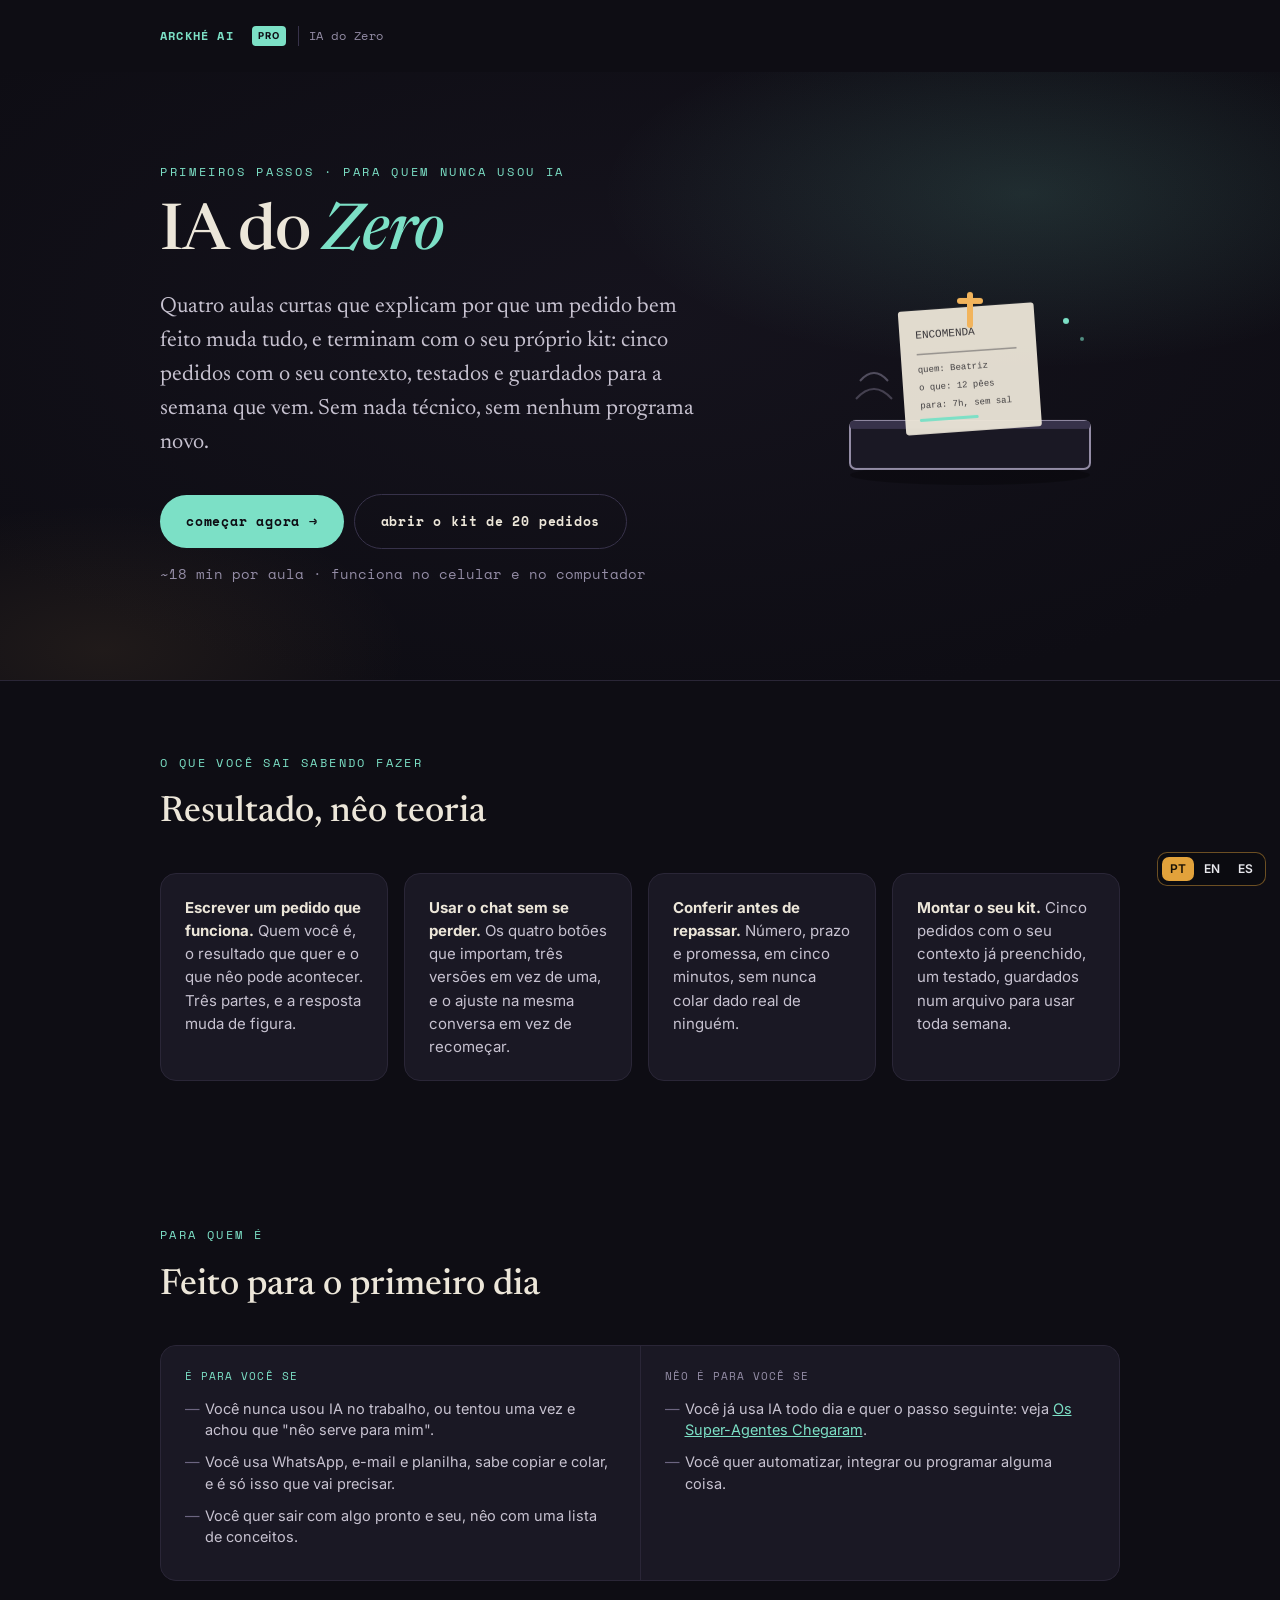
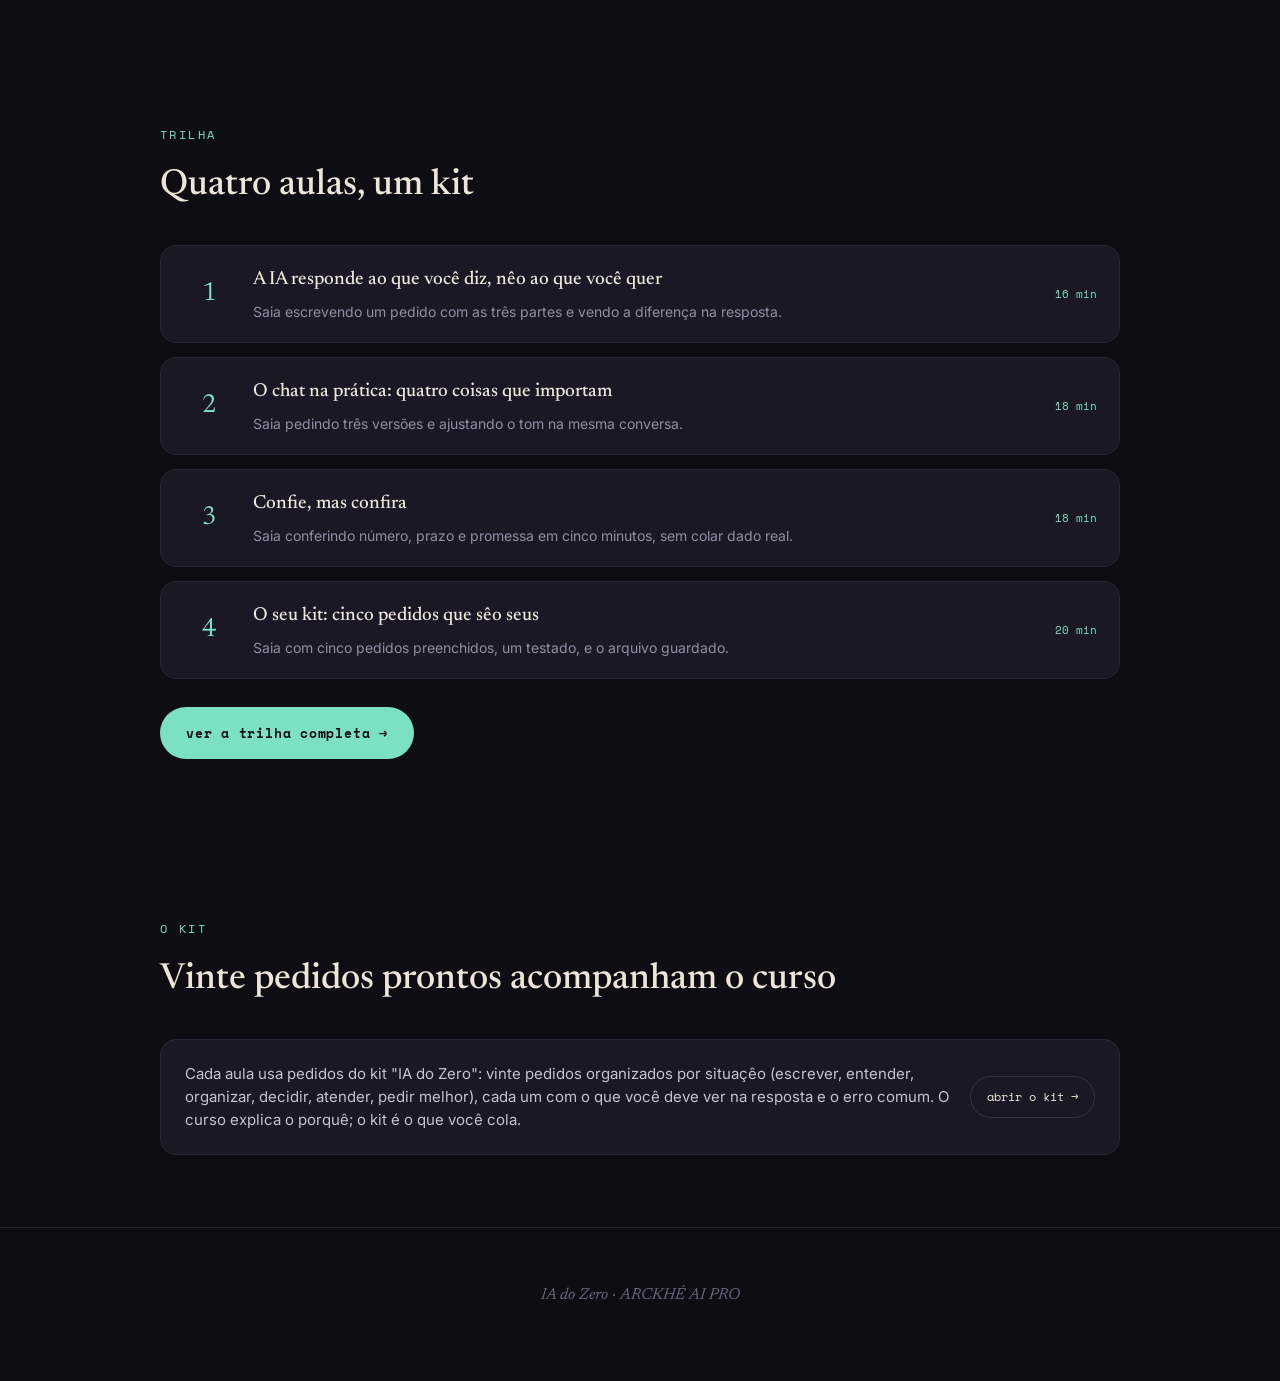
<file: index.html>
<!DOCTYPE html>

<html lang="pt-BR">
<head>
<meta charset="utf-8"/>
<meta content="0; url=landing.html" http-equiv="refresh"/>
<title>Redirecionando…</title>
<link href="https://linnoff88-dev.github.io/ hreflang="pt-BR" rel="alternate"/><link href="https://linnoff88-dev.github.io/ hreflang="en" rel="alternate"/><link href="https://linnoff88-dev.github.io/ hreflang="es" rel="alternate"/></head>
<body><div class="ARCKHÉ-lang" style="position:fixed;right:14px;bottom:14px;z-index:9999;display:flex;gap:2px;padding:4px;border-radius:10px;background:rgba(12,12,16,.82);border:1px solid rgba(226,162,59,.45);font:600 12px/1 Sora,Inter,system-ui,sans-serif;backdrop-filter:blur(8px)" translate="no"><a href="./" hreflang="pt-BR" style="padding:6px 8px;border-radius:7px;text-decoration:none;color:#1a1206;background:#E2A23B">PT</a><a href="en/" hreflang="en" style="padding:6px 8px;border-radius:7px;text-decoration:none;color:#e9e9ee">EN</a><a href="es/" hreflang="es" style="padding:6px 8px;border-radius:7px;text-decoration:none;color:#e9e9ee">ES</a></div><a href="landing.html">Abrir o curso</a></body>
</html>
</file>
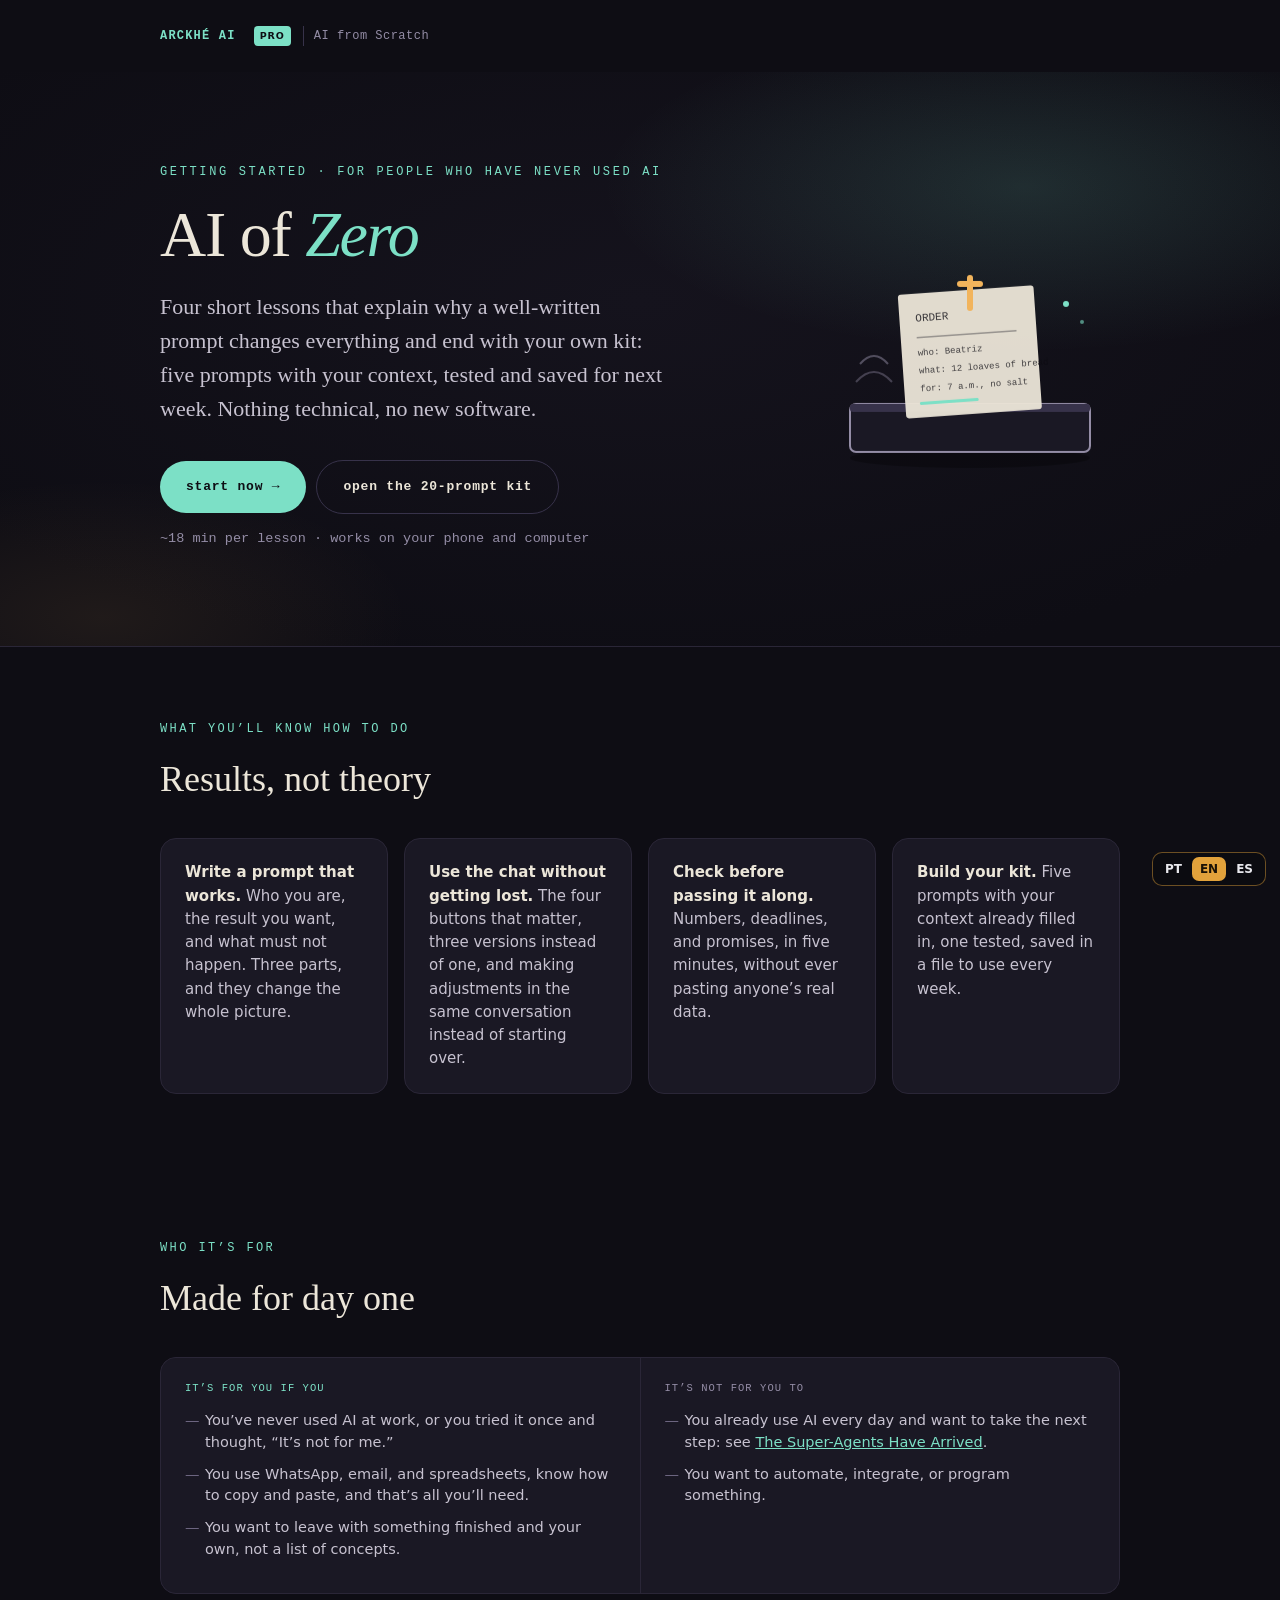
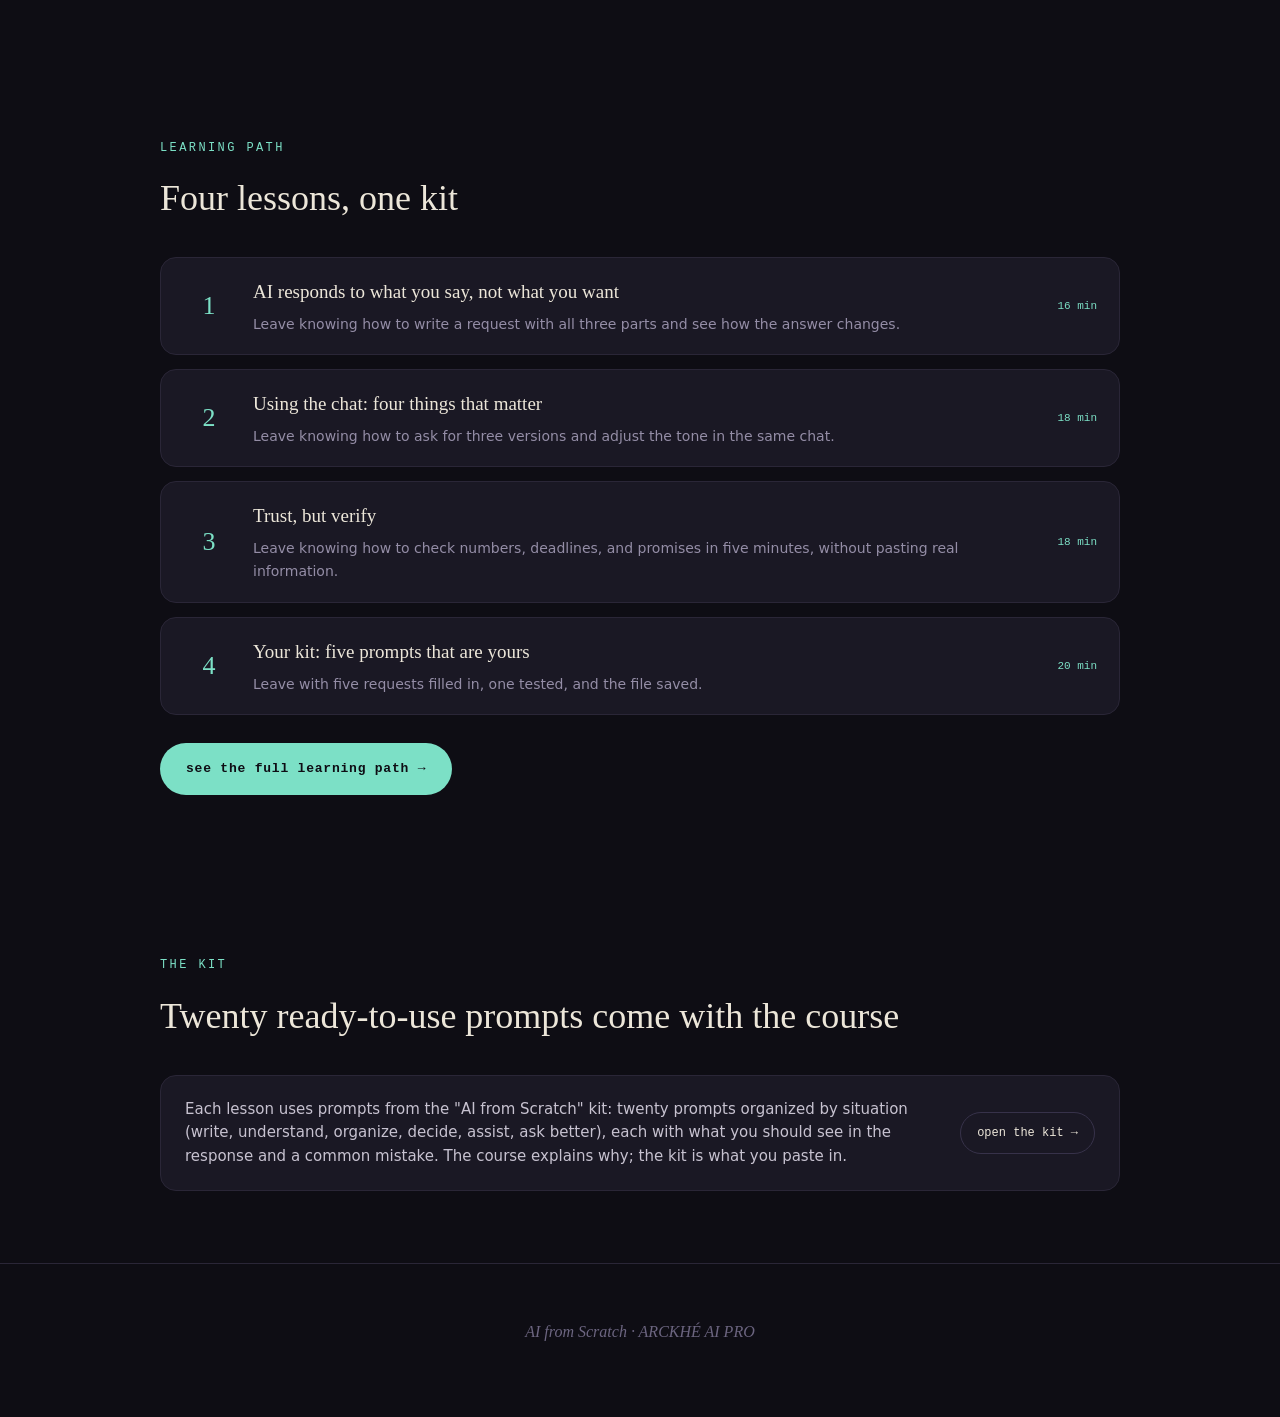
<file: en/index.html>
<!DOCTYPE html>

<html lang="en">
<head>
<meta charset="utf-8"/>
<meta content="0; url=landing.html" http-equiv="refresh"/>
<title>Redirecting…</title>
<link href="https://linnoff88-dev.github.io/ hreflang="pt-BR" rel="alternate"/><link href="https://linnoff88-dev.github.io/ hreflang="en" rel="alternate"/><link href="https://linnoff88-dev.github.io/ hreflang="es" rel="alternate"/></head>
<body><div class="ARCKHÉ-lang" style="position:fixed;right:14px;bottom:14px;z-index:9999;display:flex;gap:2px;padding:4px;border-radius:10px;background:rgba(12,12,16,.82);border:1px solid rgba(226,162,59,.45);font:600 12px/1 Sora,Inter,system-ui,sans-serif;backdrop-filter:blur(8px)" translate="no"><a href="../" hreflang="pt-BR" style="padding:6px 8px;border-radius:7px;text-decoration:none;color:#e9e9ee">PT</a><a href="./" hreflang="en" style="padding:6px 8px;border-radius:7px;text-decoration:none;color:#1a1206;background:#E2A23B">EN</a><a href="../es/" hreflang="es" style="padding:6px 8px;border-radius:7px;text-decoration:none;color:#e9e9ee">ES</a></div><a href="landing.html">Open the course</a></body>
</html>
</file>
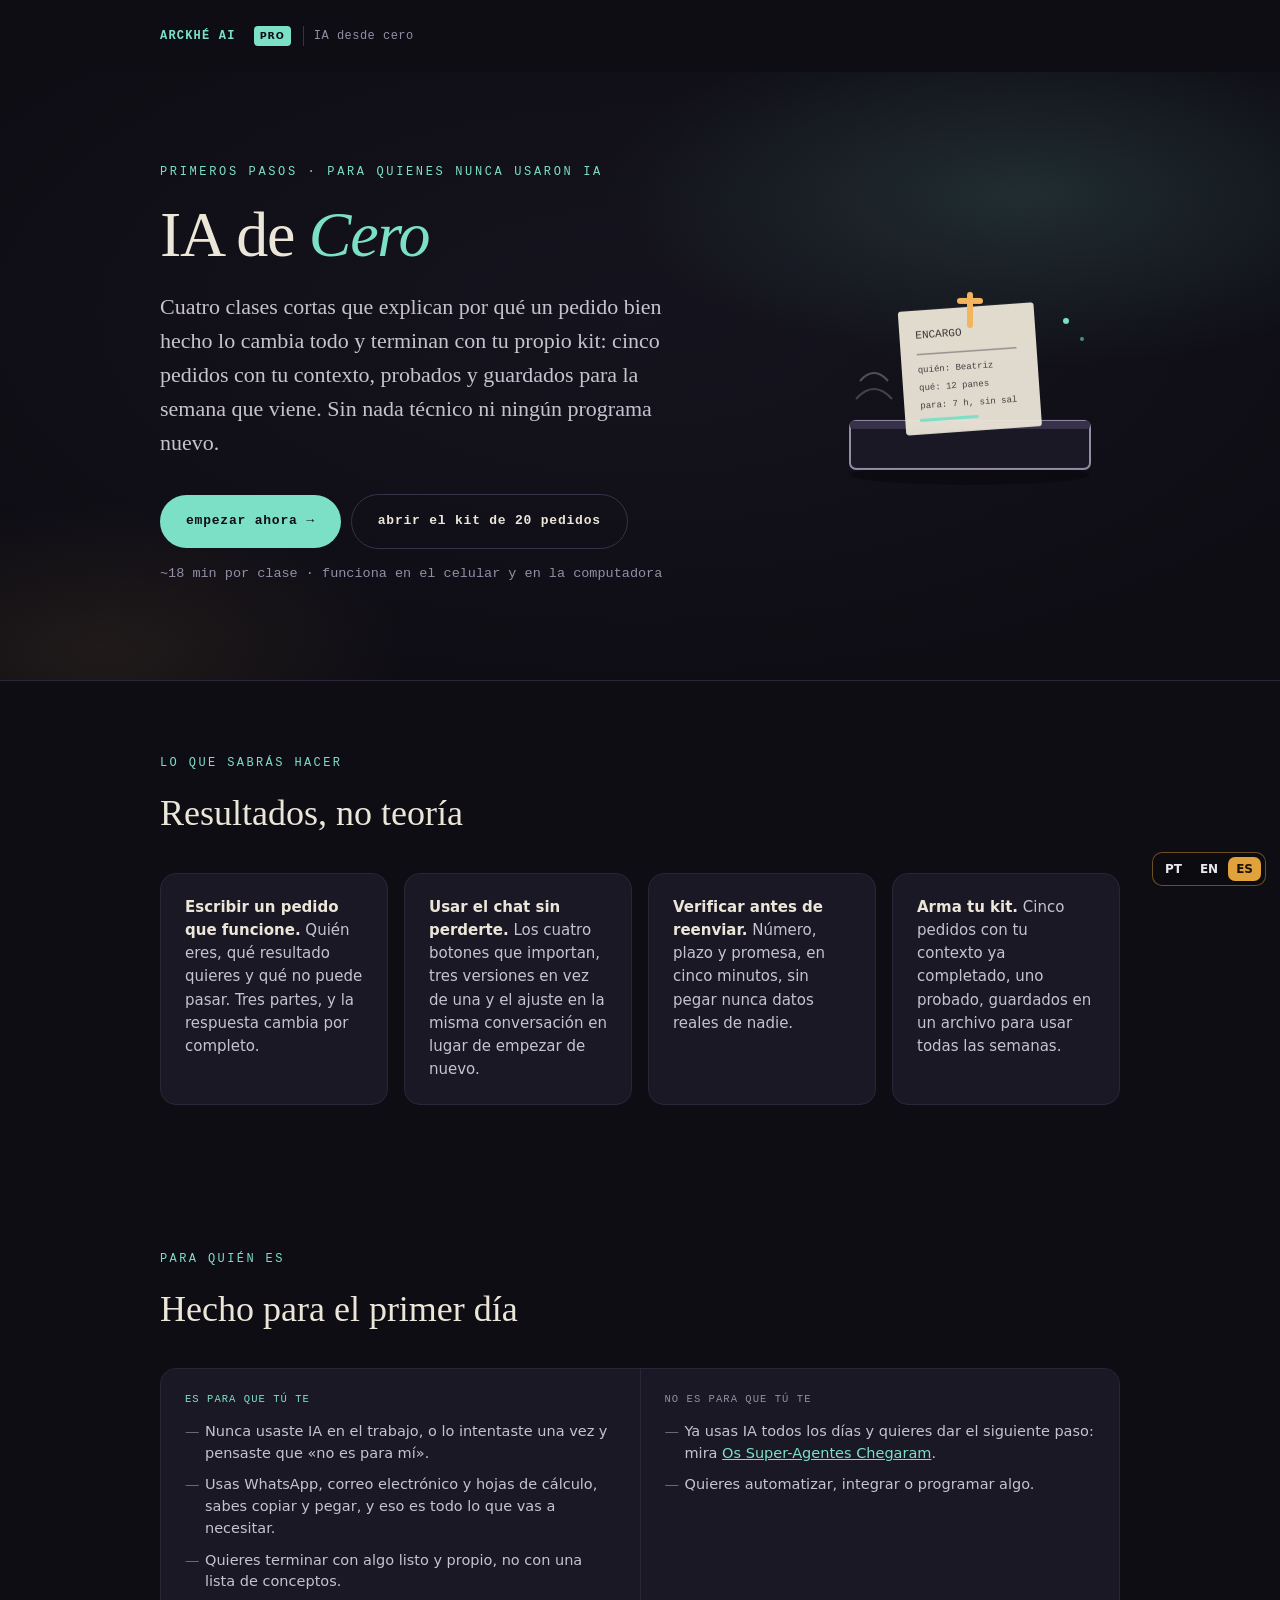
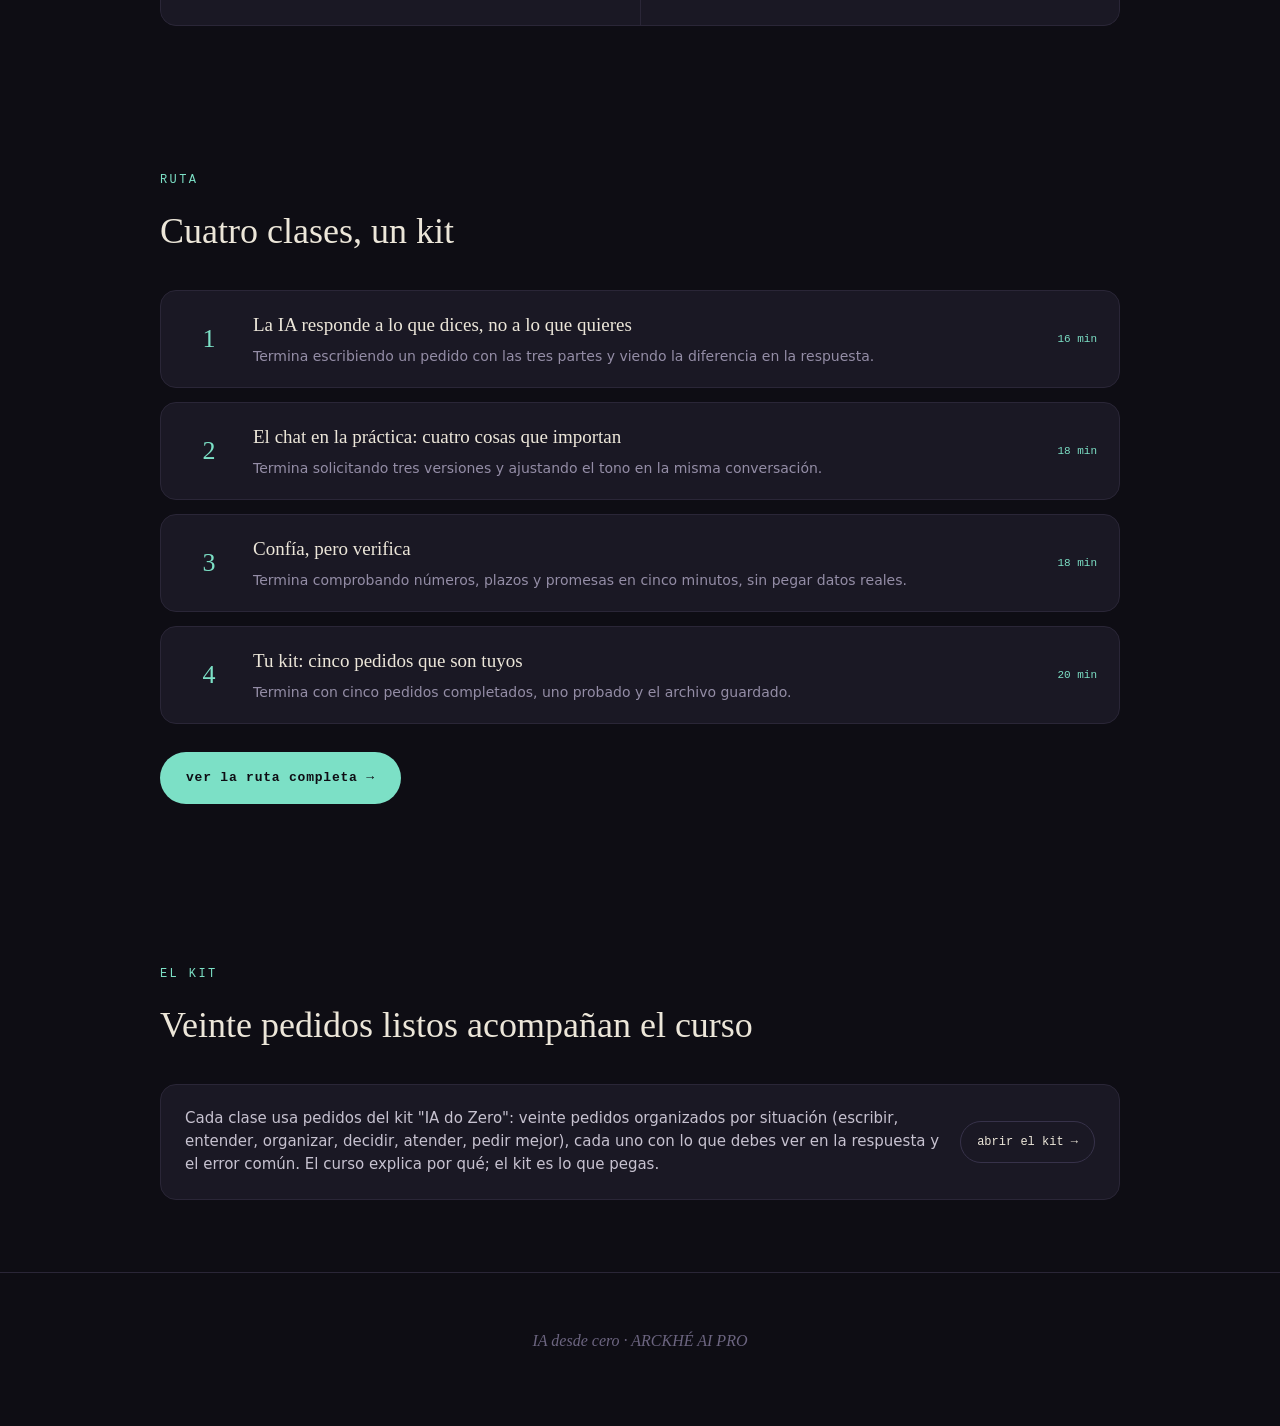
<file: es/index.html>
<!DOCTYPE html>

<html lang="es">
<head>
<meta charset="utf-8"/>
<meta content="0; url=landing.html" http-equiv="refresh"/>
<title>Redirigiendo…</title>
<link href="https://linnoff88-dev.github.io/ hreflang="pt-BR" rel="alternate"/><link href="https://linnoff88-dev.github.io/ hreflang="en" rel="alternate"/><link href="https://linnoff88-dev.github.io/ hreflang="es" rel="alternate"/></head>
<body><div class="ARCKHÉ-lang" style="position:fixed;right:14px;bottom:14px;z-index:9999;display:flex;gap:2px;padding:4px;border-radius:10px;background:rgba(12,12,16,.82);border:1px solid rgba(226,162,59,.45);font:600 12px/1 Sora,Inter,system-ui,sans-serif;backdrop-filter:blur(8px)" translate="no"><a href="../" hreflang="pt-BR" style="padding:6px 8px;border-radius:7px;text-decoration:none;color:#e9e9ee">PT</a><a href="../en/" hreflang="en" style="padding:6px 8px;border-radius:7px;text-decoration:none;color:#e9e9ee">EN</a><a href="./" hreflang="es" style="padding:6px 8px;border-radius:7px;text-decoration:none;color:#1a1206;background:#E2A23B">ES</a></div><a href="landing.html">Abrir el curso</a></body>
</html>
</file>
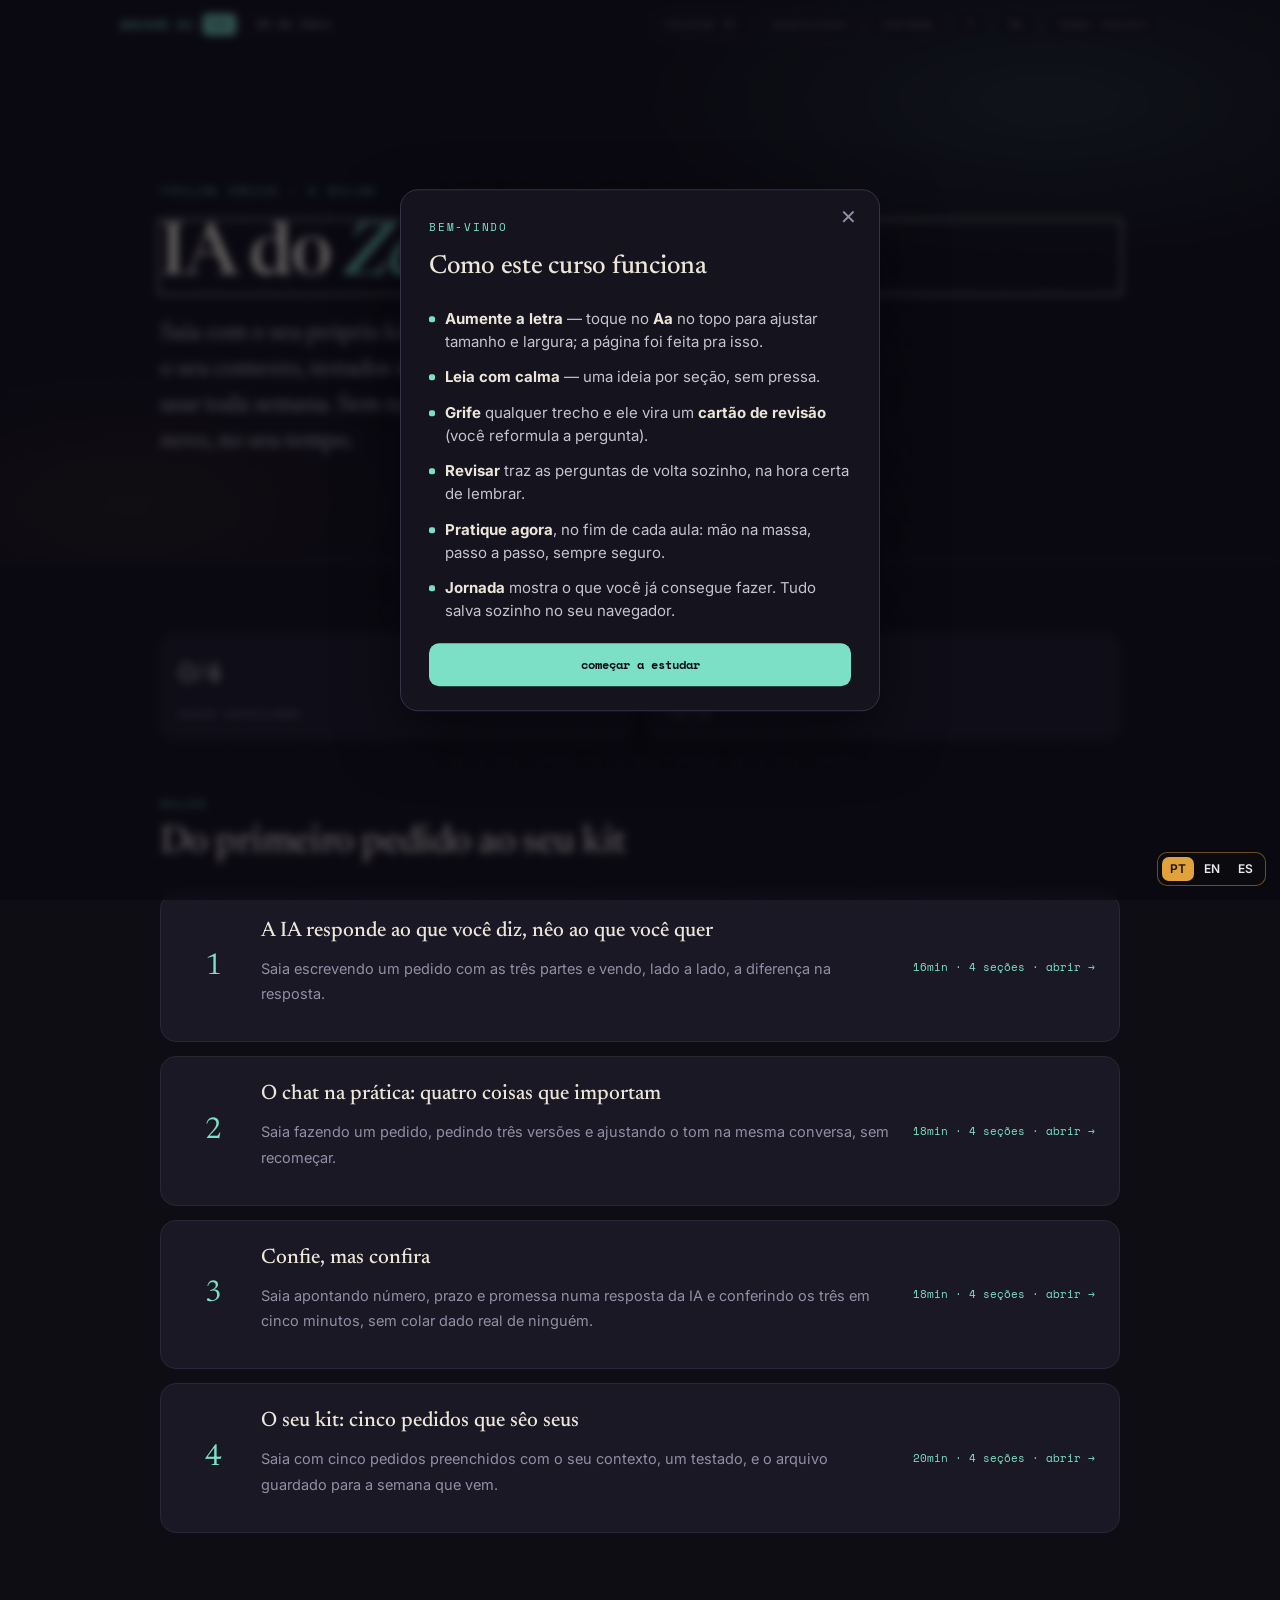
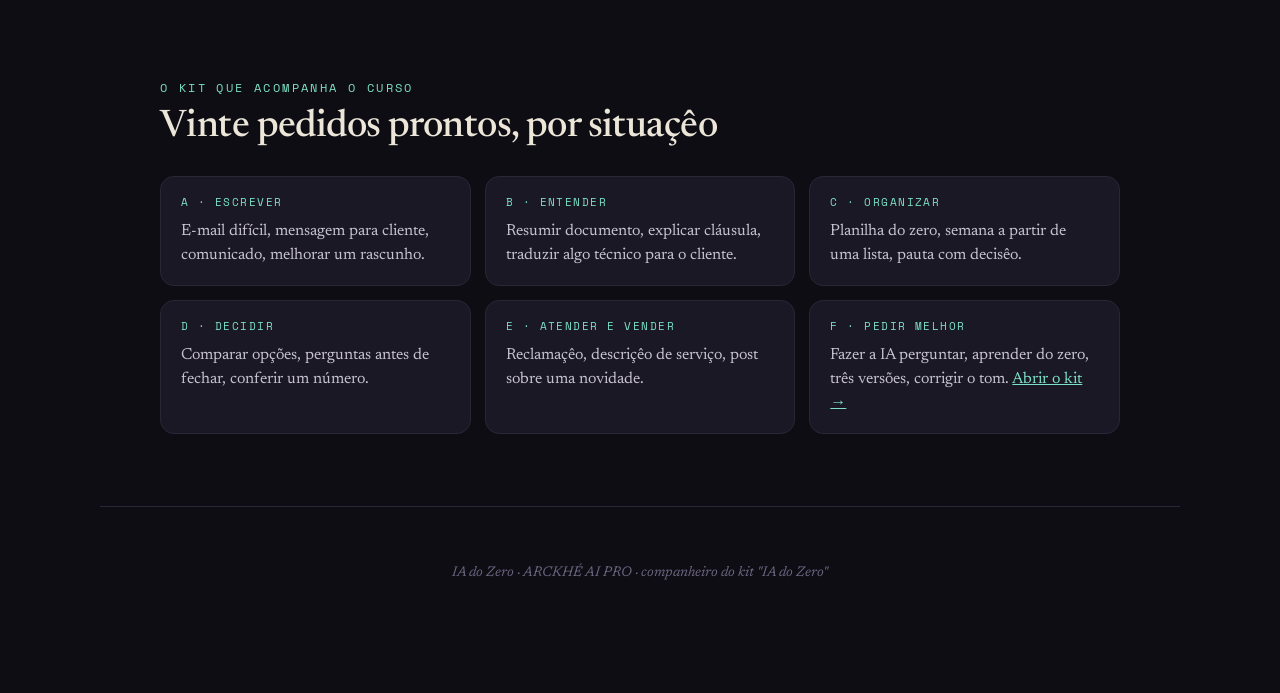
<file: curso.html>
<!DOCTYPE html>

<!-- Curso formato-curso v5 — página única (trilha + 6 aulas como views, roteamento por hash). Motor: assets/curso.js. -->
<html data-theme="dark" lang="pt-BR">
<head>
<meta charset="utf-8"/>
<meta content="width=device-width, initial-scale=1" name="viewport"/>
<meta content="iadozero-v5" name="curso"/>
<title>IA do Zero · ARCKHÉ AI PRO</title>
<meta content="Os primeiros pedidos de quem nunca usou IA, com o porquê de cada um. Curso em 4 aulas curtas, sem nada técnico, que termina com o seu próprio kit de cinco pedidos." name="description"/>
<link href="https://fonts.googleapis.com" rel="preconnect"/>
<link crossorigin="" href="https://fonts.gstatic.com" rel="preconnect"/>
<link href="https://fonts.googleapis.com/css2?family=Newsreader:ital,opsz,wght@0,6..72,400;0,6..72,500;0,6..72,600;1,6..72,400;1,6..72,500&amp;family=Inter:wght@400;500;600;700&amp;family=Space+Mono:wght@400;700&amp;display=swap" rel="stylesheet"/>
<link href="assets/aula.css" rel="stylesheet"/>
<script>(function(){try{var m=document.querySelector('meta[name=curso]');var CK=(m&&m.content)||'v5:curso';var s=JSON.parse(localStorage.getItem(CK));if(s&&s.prefs&&s.prefs.theme)document.documentElement.setAttribute('data-theme',s.prefs.theme);}catch(e){}})();</script>
<!--
  PROTOCOLO DE DESCOBERTA (formato-curso-v5, Passo 0 — registrado 2026-09-07; público e profissões confirmados pelo usuário
  ao aprovar o kit ia-do-zero + este curso na mesma sessêo):
  - Público específico: pessoas 40+ que nunca usaram IA no trabalho, ou usaram uma ou duas vezes e desistiram; usam
    WhatsApp, e-mail e planilha; sabem abrir um site e copiar/colar.
  - Profissões-alvo (≥2): gestora de RH (Marta) · dona de clínica de fisioterapia (Beatriz) · coordenador de marketing de
    uma rede de lojas (Paulo) · gerente de atendimento ao cliente (Renata) — as mesmas personagens do kit, no primeiro dia com IA.
  - Familiaridade com tecnologia: nenhuma com IA. Sem código, sem terminal, sem nenhum programa novo.
  - Resultado prático esperado: sair com o próprio kit de cinco pedidos preenchidos com o seu contexto, guardado num
    arquivo e testado, e com a rotina pedir → ajustar → conferir.
  - Tempo por sessêo: 15–20 minutos por aula.
  Fonte do conteúdo: o kit "IA do Zero" (https://linnoff88-dev.github.io/ 20 pedidos por situaçêo + 10 dicas.
  Auditoria anti-clone (contra agi-ready, 2026-09-07, e pffia, 2026-09-06): 4 aulas FUND·FERR·FUND·PRAT (agi-ready: 6,
  FUND·FUND·FERR·FUND·FUND·PRAT); práticas prompt·prompt·tarefa·tarefa (agi-ready: tarefa·analise·prompt·tarefa·tarefa·prompt);
  mesmas personagens em situações novas (primeiro dia com IA, sem agentes); metáforas novas (bilhete de encomenda da padaria,
  controle remoto com quatro botões, óculos e lupa sobre o recibo, caixinha de fichas de receita).
-->
<style>
  .view{display:none}.view.active{display:block}
  /* bloco colável: quebra de linha no mobile, sem forçar a largura da coluna */
  .layout .col{min-width:0}
  .pcodewrap .pcode{white-space:pre-wrap;overflow-wrap:anywhere;word-break:break-word}
  /* balêo do glossário: fora do layout quando escondido (evita rolagem lateral no celular); no celular, ancora na borda mais próxima */
  .gterm:not(:hover):not(:focus)::after{display:none}
  html{overflow-x:clip}
  @media(max-width:940px){.gterm::after{max-width:min(280px,calc(100vw - 48px))}}
  .lnav{max-width:1160px;margin:0 auto 5vh;padding:0 clamp(24px,5vw,60px);display:flex;justify-content:space-between;gap:12px}
  .lnav a{font-family:var(--mono);font-size:12px;color:var(--muted);text-decoration:none;border:1px solid var(--line2);border-radius:12px;padding:12px 16px}
  .lnav a:hover{border-color:var(--accent);color:var(--ink)}
  #v-trilha .wrap{max-width:1080px;margin:0 auto;padding:0 clamp(24px,5vw,60px)}
  #v-trilha .t-hero{position:relative;overflow:hidden;padding:20vh 0 8vh;border-bottom:1px solid var(--line)}
  #v-trilha .t-hero::before{content:"";position:absolute;inset:0;z-index:0;background:radial-gradient(55% 48% at 82% 18%,rgba(124,224,198,.13),transparent 60%),radial-gradient(40% 40% at 10% 90%,rgba(242,180,92,.08),transparent 60%)}
  #v-trilha .t-hero .wrap{position:relative;z-index:1}
  #v-trilha h1{font-family:var(--serif);font-weight:500;font-size:clamp(40px,6.4vw,72px);line-height:1;letter-spacing:-.025em;margin:0 0 22px}
  #v-trilha h1 em{font-style:italic;color:var(--accent)}
  #v-trilha .lead{font-family:var(--serif);font-size:clamp(19px,2.1vw,24px);line-height:1.5;color:var(--ink-soft);max-width:46ch;margin:0 0 30px}
  #v-trilha section{padding:8vh 0}
  #v-trilha .eyebrow{font-family:var(--mono);font-size:12px;letter-spacing:.2em;text-transform:uppercase;color:var(--accent);margin:0 0 8px}
  #v-trilha h2{display:block;font-family:var(--serif);font-weight:500;font-size:clamp(26px,3.6vw,38px);margin:0 0 28px}
  #v-trilha .aulas{display:grid;gap:14px}
  #v-trilha .au{display:grid;grid-template-columns:56px 1fr auto;gap:20px;align-items:center;text-decoration:none;color:inherit;background:var(--panel);border:1px solid var(--line);border-radius:16px;padding:20px 24px}
  #v-trilha .au:hover{border-color:var(--accent)}
  #v-trilha .au .num{font-family:var(--serif);font-size:30px;color:var(--accent);text-align:center}
  #v-trilha .au h3{font-family:var(--serif);font-weight:500;font-size:21px;margin:0 0 5px}
  #v-trilha .au p{margin:0;color:var(--muted);font-size:14.5px}
  #v-trilha .au .meta{font-family:var(--mono);font-size:11px;color:var(--accent);white-space:nowrap;text-align:right}
  #v-trilha .au .prog{position:static;margin-top:10px;height:5px;border-radius:99px;background:var(--line);overflow:hidden;max-width:220px;width:auto}
  #v-trilha .au .prog i{display:block;height:100%;width:100%;background:var(--accent);transform:scaleX(0);transform-origin:left;transition:transform .5s}
  #v-trilha .blocos{display:grid;grid-template-columns:repeat(auto-fit,minmax(240px,1fr));gap:14px;margin-top:6px}
  #v-trilha .bloco{border:1px solid var(--line);border-radius:14px;background:var(--panel);padding:18px 20px}
  #v-trilha .bloco .bk{font-family:var(--mono);font-size:10.5px;letter-spacing:.14em;text-transform:uppercase;color:var(--accent);margin:0 0 8px}
  #v-trilha .bloco p{margin:0;font-family:var(--serif);font-size:16px;line-height:1.5;color:var(--ink-soft)}
  #v-trilha footer{max-width:1080px;margin:0 auto;padding:6vh clamp(24px,5vw,60px) 12vh;color:var(--faint);text-align:center;font-family:var(--serif);font-style:italic;border-top:1px solid var(--line)}
  @media(max-width:720px){#v-trilha .au{grid-template-columns:44px 1fr}#v-trilha .au .meta{grid-column:2;text-align:left}}
</style>
<link href="https://linnoff88-dev.github.io/ hreflang="pt-BR" rel="alternate"/><link href="https://linnoff88-dev.github.io/ hreflang="en" rel="alternate"/><link href="https://linnoff88-dev.github.io/ hreflang="es" rel="alternate"/></head>
<body><div class="ARCKHÉ-lang" style="position:fixed;right:14px;bottom:14px;z-index:9999;display:flex;gap:2px;padding:4px;border-radius:10px;background:rgba(12,12,16,.82);border:1px solid rgba(226,162,59,.45);font:600 12px/1 Sora,Inter,system-ui,sans-serif;backdrop-filter:blur(8px)" translate="no"><a href="./curso.html" hreflang="pt-BR" style="padding:6px 8px;border-radius:7px;text-decoration:none;color:#1a1206;background:#E2A23B">PT</a><a href="en/curso.html" hreflang="en" style="padding:6px 8px;border-radius:7px;text-decoration:none;color:#e9e9ee">EN</a><a href="es/curso.html" hreflang="es" style="padding:6px 8px;border-radius:7px;text-decoration:none;color:#e9e9ee">ES</a></div>
<div class="bar"><div class="bar-inner">
<span class="brand"><a class="mark" href="https://ARCKHÉ AI" rel="noopener" target="_blank">ARCKHÉ AI</a><a class="pro" href="https://ARCKHÉ.pro" rel="noopener" target="_blank">PRO</a><a class="course" href="landing.html">IA do Zero</a></span>
<a class="back" href="#trilha" style="display:none">← trilha</a>
<button class="pill" id="pill" style="display:none">0 lido</button>
<button id="revbtn">revisar <span id="revn">0</span></button>
<button id="exbtn">exercícios</button>
<button id="jorbtn">jornada</button>
<button aria-label="Como funciona" id="helpbtn">?</button>
<button aria-label="Preferências de leitura" id="prefsbtn">Aa</button>
<button id="themebtn">tema: escuro</button>
</div></div>
<!-- ===== TRILHA ===== -->
<section class="view" id="v-trilha">
<header class="t-hero"><div class="wrap">
<p class="kicker">Trilha única · 4 aulas</p>
<h1>IA do <em>Zero</em></h1>
<p class="lead">Saia com o seu próprio kit de cinco pedidos, preenchidos com o seu contexto, testados num chat de IA e guardados para usar toda semana. Sem nada técnico, sem nenhum programa novo, no seu tempo.</p>
</div></header>
<section><div class="wrap">
<div class="statcards"></div>
<p class="eyebrow">Aulas</p>
<h2>Do primeiro pedido ao seu kit</h2>
<div class="aulas">
<a class="au on" data-aula="1" href="#aula-1">
<div class="num">1</div>
<div><h3>A IA responde ao que você diz, nêo ao que você quer</h3><p>Saia escrevendo um pedido com as três partes e vendo, lado a lado, a diferença na resposta.</p><div class="prog"><i></i></div></div>
<div class="meta">16 min · abrir →</div>
</a>
<a class="au on" data-aula="2" href="#aula-2">
<div class="num">2</div>
<div><h3>O chat na prática: quatro coisas que importam</h3><p>Saia fazendo um pedido, pedindo três versões e ajustando o tom na mesma conversa, sem recomeçar.</p><div class="prog"><i></i></div></div>
<div class="meta">18 min · abrir →</div>
</a>
<a class="au on" data-aula="3" href="#aula-3">
<div class="num">3</div>
<div><h3>Confie, mas confira</h3><p>Saia apontando número, prazo e promessa numa resposta da IA e conferindo os três em cinco minutos, sem colar dado real de ninguém.</p><div class="prog"><i></i></div></div>
<div class="meta">18 min · abrir →</div>
</a>
<a class="au on" data-aula="4" href="#aula-4">
<div class="num">4</div>
<div><h3>O seu kit: cinco pedidos que sêo seus</h3><p>Saia com cinco pedidos preenchidos com o seu contexto, um testado, e o arquivo guardado para a semana que vem.</p><div class="prog"><i></i></div></div>
<div class="meta">20 min · abrir →</div>
</a>
</div>
</div></section>
<section><div class="wrap">
<p class="eyebrow">O kit que acompanha o curso</p>
<h2>Vinte pedidos prontos, por situaçêo</h2>
<div class="blocos">
<div class="bloco"><p class="bk">A · Escrever</p><p>E-mail difícil, mensagem para cliente, comunicado, melhorar um rascunho.</p></div>
<div class="bloco"><p class="bk">B · Entender</p><p>Resumir documento, explicar cláusula, traduzir algo técnico para o cliente.</p></div>
<div class="bloco"><p class="bk">C · Organizar</p><p>Planilha do zero, semana a partir de uma lista, pauta com decisêo.</p></div>
<div class="bloco"><p class="bk">D · Decidir</p><p>Comparar opções, perguntas antes de fechar, conferir um número.</p></div>
<div class="bloco"><p class="bk">E · Atender e vender</p><p>Reclamaçêo, descriçêo de serviço, post sobre uma novidade.</p></div>
<div class="bloco"><p class="bk">F · Pedir melhor</p><p>Fazer a IA perguntar, aprender do zero, três versões, corrigir o tom. <a href="https://linnoff88-dev.github.io/ rel="noopener" style="color:var(--accent)" target="_blank">Abrir o kit →</a></p></div>
</div>
</div></section>
<footer><div class="wrap">IA do Zero · ARCKHÉ AI PRO · companheiro do kit "IA do Zero"</div></footer>
</section>
<!-- ===== AULA 1 · FUNDAMENTO ===== -->
<section class="view" data-aula="1" data-tempo="16min" id="v-aula-1">
<header class="hero"><div class="hero-inner">
<div>
<p class="kicker">Trilha única · Aula 1</p>
<h1>A IA responde ao que você diz,<br/><em>nêo ao que você quer</em></h1>
<p class="promise">Ao fim desta aula você consegue escrever um pedido com as três partes (quem você é, o resultado que quer, o que nêo pode acontecer) e ver, lado a lado, a diferença entre a resposta a um pedido vago e a esse.</p>
<p class="why">Quase todo mundo que tentou usar IA uma vez e desistiu fez a mesma coisa: escreveu quatro palavras, recebeu um texto que parecia de banco e concluiu que "isso nêo serve para o meu trabalho". Nêo era a IA. Era o pedido. Esta aula mostra as três partes que faltavam, com exemplos de quem passou por isso, e termina com você comparando as duas respostas na sua própria tela.</p>
<p class="cue"><span class="arw">↓</span> role para estudar</p>
</div>
<!-- herofig · registro METÁFORA-DO-MUNDO-REAL: o bilhete de encomenda preso com clipe no balcêo da padaria — nome, o que é, quantas, para que hora. Bilhete completo vira o pêo certo; "pêo" vira qualquer pêo. -->
<div class="herofig"><svg aria-hidden="true" fill="none" viewbox="0 0 300 240">
<ellipse cx="150" cy="216" fill="#000" opacity=".25" rx="118" ry="9"></ellipse>
<rect fill="#1a1824" height="48" rx="6" stroke="#948DA6" stroke-width="2" width="244" x="28" y="160"></rect>
<rect fill="#37324a" height="8" rx="3" width="244" x="28" y="160"></rect>
<ellipse cx="228" cy="150" fill="#221f2e" rx="26" ry="12" stroke="#948DA6" stroke-width="2"></ellipse>
<path d="M206 148 q22 -14 44 0" fill="none" stroke="#F2B45C" stroke-width="3"></path>
<path d="M214 144 l4 -6 M226 140 l0 -7 M238 144 l-4 -6" stroke="#F2B45C" stroke-linecap="round" stroke-width="2"></path>
<g transform="rotate(-5 120 100)">
<rect fill="#ECE6D9" height="112" opacity=".95" rx="3" width="116" x="62" y="48"></rect>
<rect fill="none" height="18" rx="6" stroke="#948DA6" stroke-width="3" width="24" x="108" y="38"></rect>
<text fill="#0E0D14" font-family="monospace" font-size="9" opacity=".8" x="74" y="72">Nome:</text>
<path d="M104 70 h60" opacity=".55" stroke="#0E0D14" stroke-linecap="round" stroke-width="2"></path>
<text fill="#0E0D14" font-family="monospace" font-size="9" opacity=".8" x="74" y="92">O que:</text>
<path d="M108 90 h56" opacity=".55" stroke="#0E0D14" stroke-linecap="round" stroke-width="2"></path>
<text fill="#0E0D14" font-family="monospace" font-size="9" opacity=".8" x="74" y="112">Quantos:</text>
<path d="M118 110 h30" opacity=".55" stroke="#0E0D14" stroke-linecap="round" stroke-width="2"></path>
<text fill="#0E0D14" font-family="monospace" font-size="9" opacity=".8" x="74" y="132">Para:</text>
<path d="M100 130 h40" stroke="#7CE0C6" stroke-linecap="round" stroke-width="3"></path>
<path d="M74 148 h70" opacity=".3" stroke="#0E0D14" stroke-dasharray="3 3" stroke-width="1.5"></path>
</g>
<path d="M232 60 l28 -4" stroke="#948DA6" stroke-linecap="round" stroke-width="5"></path>
<path d="M258 56 l8 -1" stroke="#F2B45C" stroke-linecap="round" stroke-width="5"></path>
<circle cx="44" cy="70" fill="#7CE0C6" r="3"></circle><circle cx="36" cy="88" fill="#7CE0C6" opacity=".6" r="2"></circle>
</svg></div>
</div></header>
<div class="layout">
<div class="col">
<section class="step" data-fig="1" data-kind="fundamento">
<h2><span class="n">01</span> A IA nêo sabe quem você é</h2>
<p>Quando você abre um <span class="gterm" data-def="O site ou aplicativo onde você escreve e a IA responde, como ChatGPT, Claude, Gemini ou Copilot. Funciona como uma conversa por mensagens." tabindex="0">chat de IA</span> pela primeira vez, a tela é uma caixa de escrever e nada mais. Do outro lado nêo há ninguém que conheça a sua empresa, o seu cliente ou o seu jeito de falar. A IA leu uma quantidade enorme de textos do mundo inteiro, mas nêo leu nada sobre você. Por isso ela responde para uma pessoa genérica, que nêo existe.</p>
<p>Isso explica a primeira decepçêo de quase todo iniciante. Você escreve "mensagem para paciente" e recebe um texto educado, comprido e sem cara, que serviria para qualquer clínica do país. Nêo é que a IA seja ruim. É que você pediu para qualquer um, e ela entregou para qualquer um. A primeira parte de um bom pedido é dizer quem você é e para quem é a resposta.</p>
<!-- ex-prof --><p>Beatriz, dona de uma clínica de fisioterapia com seis profissionais, fez exatamente isso na primeira tentativa. Pediu "uma mensagem para lembrar consulta" e recebeu quatro parágrafos que começavam com "Prezado paciente". Na segunda tentativa, escreveu antes: "sou dona de uma clínica de fisioterapia de bairro, falo com os pacientes pelo WhatsApp num tom próximo, a maioria tem mais de 50 anos". A mensagem veio com três linhas e o tom certo. A IA era a mesma. O que mudou foi o que ela sabia sobre Beatriz.</p>
<p>Nêo precisa ser longo. Uma frase costuma bastar: quem você é, o que faz, com quem fala. É a diferença entre pedir um pêo no balcêo e deixar um bilhete de encomenda com nome, quantidade e hora.</p>
<div class="mobfig" data-mobfig="1"></div>
<button class="readbtn" data-read="s1">marcar como lido</button>
</section>
<section class="step" data-fig="2" data-kind="fundamento">
<h2><span class="n">02</span> Diga o resultado, nêo o caminho</h2>
<p>A segunda parte é a mais importante e a que mais gente esquece. Diga o que você quer que aconteça depois que a resposta for usada. "Escreva um e-mail educado" descreve o caminho. "Quero que o fornecedor aceite o prazo de sexta" descreve o resultado. A IA faz muito melhor a segunda coisa, porque aí ela sabe para onde o texto precisa levar.</p>
<p>Pense em como você delega a uma pessoa de confiança. Você nêo dita cada frase. Diz o que precisa acontecer e deixa a pessoa escolher as palavras. Com a IA é igual. Quando você descreve o caminho, ela obedece ao caminho e o resultado fica por conta da sorte. Quando você descreve o resultado, ela escolhe o caminho que leva até lá.</p>
<!-- ex-prof --><p>Marta, gestora de RH de uma fábrica de embalagens com 120 funcionários, precisava avisar que os pedidos de férias passariam a ser feitos pelo sistema, e nêo por e-mail. Na primeira vez pediu "um comunicado sobre férias". Recebeu um texto genérico, reescreveu, pediu de novo, ajustou o tom, cortou. Quatro rodadas, quarenta minutos. Na segunda vez escreveu o resultado: "quero que cada funcionário saiba o que muda, por que muda e o que precisa fazer até dia 1º, num texto que caiba na tela do celular". O comunicado saiu pronto para aprovar em cinco minutos.</p>
<div class="qbefore-after">
<div class="qba-col qba-before"><p class="qba-lbl">Antes</p><p class="qba-txt">Marta pede "um comunicado sobre férias". Lê, acha frio, pede de novo, acrescenta a data, pede de novo, corta pela metade. Quatro rodadas, quarenta minutos, e ainda envia sem gostar.</p></div>
<div class="qba-col qba-depois"><p class="qba-lbl">Depois</p><p class="qba-txt">Marta escreve quem ela é, o resultado que quer e o tamanho. Lê uma vez, troca uma palavra, aprova. Uma rodada, cinco minutos.</p></div>
<div class="qba-saldo"><b>Saldo:</b> de quatro rodadas para uma, e de quarenta minutos para cinco, com o texto mais parecido com o dela do que antes.</div>
</div>
<div class="mobfig" data-mobfig="2"></div>
<button class="readbtn" data-read="s2">marcar como lido</button>
</section>
<section class="step" data-fig="3" data-kind="fundamento">
<h2><span class="n">03</span> Diga o que nêo pode acontecer</h2>
<p>A terceira parte é a mais curta e a que mais economiza retrabalho. Diga o que a resposta nêo pode ter. "Sem emoji." "Sem começar com prezados." "Sem prometer prazo." "No máximo oito linhas." A IA, quando nêo recebe limites, tende a fazer mais: mais longo, mais formal, mais cheio de promessas. O que você proíbe é o que evita a segunda rodada.</p>
<p>Isso funciona porque a IA quer agradar. Sem instruçêo em contrário, ela acrescenta um "ficamos à disposiçêo", inventa um prazo que soa bem, enfeita com adjetivos. Nada disso é erro dela. É o que uma pessoa faria se você pedisse "capriche" sem dizer onde parar. Os limites sêo a sua maneira de dizer onde parar.</p>
<!-- ex-prof --><p>Renata, gerente de atendimento de uma empresa que vende um sistema de gestêo para 800 pequenas empresas, aprendeu isso do jeito difícil. Pediu uma resposta para um cliente que reclamava de um erro no sistema, e a IA escreveu "resolveremos até amanhê". Ninguém tinha prometido amanhê. Ela quase enviou. Hoje todo pedido dela termina com a mesma linha: "nêo prometa prazo nem devoluçêo que eu nêo tenha listado". Desde entêo, nenhuma resposta saiu com compromisso que ela nêo pudesse cumprir.</p>
<p>As três partes juntas cabem num pedido de cinco linhas: quem você é, o resultado que quer, o que nêo pode acontecer. É um formulário de três campos, e você preenche os três toda vez. Depois de uma semana, faz de cabeça.</p>
<div class="mobfig" data-mobfig="3"></div>
<button class="readbtn" data-read="s3">marcar como lido</button>
</section>
<section class="step" data-fig="4" data-kind="fundamento">
<h2><span class="n">04</span> O teste das três partes</h2>
<p>Antes de apertar enviar, releia o seu pedido e faça três perguntas. Diz quem eu sou e para quem é? Diz o que precisa acontecer? Diz o que nêo pode? Se uma das três está faltando, a resposta vai falhar exatamente nesse ponto. Nêo em outro. Esse é o teste, e ele é mais confiável do que qualquer opiniêo sobre "a IA ser boa ou ruim".</p>
<p>O teste também serve depois, quando a resposta vem torta. Em vez de concluir que "nêo funcionou", você olha o pedido e acha a parte que faltou. Quase sempre está ali. E, como você vai ver na próxima aula, dá para consertar sem recomeçar: basta acrescentar a parte que faltava na mesma <span class="gterm" data-def="A sequência de mensagens que você troca com a IA numa mesma tela. Dentro dela, a IA lembra de tudo o que foi dito; numa conversa nova, começa do zero." tabindex="0">conversa</span>.</p>
<p>Vale uma observaçêo honesta. As três partes nêo garantem uma resposta perfeita na primeira vez. Garantem uma resposta que dá para ajustar, porque você sabe o que pediu e consegue apontar o que ficou fora. É diferente de uma resposta genérica, em que nêo há por onde pegar. A primeira você conserta com uma frase. A segunda você joga fora e recomeça, e é aí que a maioria desiste.</p>
<!-- ex-prof --><p>Paulo, coordenador de marketing de uma rede de quatro lojas de materiais de construçêo, pediu "um post sobre a promoçêo de tintas". Recebeu um texto animado, cheio de exclamaçêo, escrito para quem tem 25 anos. Os clientes das lojas têm entre 40 e 65 e sêo, em boa parte, pedreiros e donos de casa. Ao reler o pedido, Paulo viu na hora: nêo dizia para quem era. Acrescentou uma linha, "quem lê sêo clientes de 40 a 65 anos, muitos profissionais da construçêo, tom direto e respeitoso", e o post seguinte saiu no tom certo.</p>
<div class="qanchor"><p>A IA nêo adivinha. Ela obedece ao que está escrito, inclusive ao que faltou.</p></div>
<div class="quiz" data-answer="c">
<p class="qk">Teste-se</p><p class="q">Renata escreve: "Sou gerente de atendimento e preciso responder a um cliente irritado com um atraso. Quero que ele se sinta ouvido e aceite o novo prazo de quinta." A resposta vem com "faremos um desconto na próxima mensalidade". Qual das três partes faltou no pedido dela?</p>
<button class="opt" data-fb="Nêo. Ela disse quem é e com quem fala logo na primeira frase. Essa parte estava completa." data-k="a">Quem ela é e para quem é</button>
<button class="opt" data-fb="Nêo. O resultado estava claro: cliente ouvido e novo prazo de quinta aceito. Foi essa clareza que fez o resto do texto sair bem." data-k="b">O resultado que ela quer</button>
<button além="" class="opt" data-fb="Isso. Ela nêo disse o que a resposta nêo podia ter. Sem o limite, a IA acrescentou um desconto que ninguém autorizou. Uma linha resolveria: " data-k="c" de="" desconto,="" devoluçêo="" nem="" nêo="" ofereça="" prazo="" quinta"."="">O que nêo pode acontecer</button>
<p class="qfb"></p>
</div>
<div class="mobfig" data-mobfig="4"></div>
<button class="readbtn" data-read="s4">marcar como lido</button>
</section>
<section class="practice" data-mode="prompt" data-practice="p1">
<p class="pk">Pratique agora <span class="pcount">0/4 feito</span></p>
<h3 class="ph">O mesmo pedido, duas vezes: veja a diferença na sua tela</h3>
<p class="pgoal">Em cerca de 8 minutos, colar num chat de IA um pedido vago e depois o mesmo pedido com as três partes, e comparar as duas respostas lado a lado.</p>
<p class="psafe">Nada aqui sai da sua tela nem chega a ninguém. Use um nome inventado no lugar do cliente real. Se a resposta parecer estranha, nêo há o que consertar: é só apagar a conversa e começar outra.</p>
<p>Isto abaixo é um pedido pronto para colar, como um bilhete de encomenda já preenchido. Você só troca o que está entre &lt; &gt; pelas suas palavras; o resto fica como está.</p>
<div class="pcodewrap"><button class="pcopy" type="button">copiar</button><pre class="pcode">PEDIDO 1 (vago, cole primeiro):
Escreva um e-mail para um cliente sobre um atraso.

PEDIDO 2 (com as três partes, cole depois, na mesma conversa):
Sou &lt;sua profissêo e o tipo de empresa, ex.: gerente de atendimento de uma empresa que vende sistema de gestêo para pequenas empresas&gt;. Preciso responder a um cliente chamado &lt;nome inventado&gt; que reclamou de &lt;o que aconteceu, em uma frase&gt;. Quero que ele se sinta ouvido e aceite o novo prazo de &lt;dia&gt;. Escreva em até 8 linhas, tom &lt;cordial e direto&gt;, sem começar com "prezado", sem pedir desculpas mais de uma vez e sem prometer desconto, devoluçêo ou prazo diferente do que eu escrevi.</pre></div>
<ol class="psteps">
<li><label><input data-ptask="1" type="checkbox"/> <span>Abra um chat de IA (ChatGPT, Claude, Gemini ou Copilot, a versêo gratuita serve) e comece uma conversa nova.</span></label></li>
<li><label><input data-ptask="2" type="checkbox"/> <span>Cole só o PEDIDO 1 e envie. Leia a resposta uma vez. Você deve ver um texto genérico, provavelmente longo, com "prezado" e algum "ficamos à disposiçêo".</span></label></li>
<li><label><input data-ptask="3" type="checkbox"/> <span>Troque as partes entre &lt; &gt; do PEDIDO 2 pelas suas, cole na mesma conversa e envie. Você deve ver um texto de até 8 linhas, no seu tom, com o prazo que você escreveu e nada além dele.</span></label></li>
<li><label><input data-ptask="4" type="checkbox"/> <span>Compare as duas. Anote, em uma frase, qual das três partes fez mais diferença. Ficou pronto quando essa frase está escrita.</span></label></li>
</ol>
<p class="pdone">Você acabou de ver, na sua própria tela, que a diferença nêo estava na IA: estava no pedido. As três partes que você escreveu hoje servem para todos os pedidos daqui em diante.</p>
</section>
</div>
<aside class="rail"><div class="railsticky">
<div class="figstage">
<div class="fig on" data-cap="&lt;b&gt;Fig.&lt;/b&gt; em cima, um pedido de quatro palavras recebe uma resposta genérica (cinza). Embaixo, o mesmo pedido com 'quem sou' recebe uma resposta que encaixa (verde). A IA é a mesma; o que muda é o que ela sabe sobre você." data-fig="1"><svg aria-hidden="true" fill="none" viewbox="0 0 220 200">
<text fill="#948DA6" font-family="monospace" font-size="9" x="12" y="20">sem "quem sou"</text>
<rect fill="#221f2e" height="26" rx="8" stroke="#948DA6" stroke-width="1.5" width="70" x="12" y="28"></rect>
<path d="M22 41 h50" stroke="#ECE6D9" stroke-linecap="round" stroke-width="2"></path>
<path d="M86 41 h22" marker-end="url(#a1)" stroke="#948DA6" stroke-width="1.5"></path>
<rect fill="#1a1824" height="36" rx="8" stroke="#948DA6" stroke-dasharray="3 2" stroke-width="1.5" width="96" x="112" y="24"></rect>
<path d="M122 34 h76 M122 42 h76 M122 50 h50" opacity=".6" stroke="#948DA6" stroke-width="1.5"></path>
<text fill="#948DA6" font-family="monospace" font-size="9" x="12" y="104">com "quem sou"</text>
<rect fill="#221f2e" height="52" rx="8" stroke="#7CE0C6" stroke-width="1.5" width="70" x="12" y="112"></rect>
<path d="M22 124 h50 M22 134 h36 M22 144 h50 M22 154 h30" stroke="#ECE6D9" stroke-linecap="round" stroke-width="2"></path>
<path d="M86 138 h22" stroke="#7CE0C6" stroke-width="1.5"></path>
<rect fill="#1a1824" height="32" rx="8" stroke="#7CE0C6" stroke-width="2" width="96" x="112" y="122"></rect>
<path d="M122 134 h60 M122 144 h40" stroke="#7CE0C6" stroke-linecap="round" stroke-width="2"></path>
<path d="M190 132 l4 4 l8 -8" fill="none" stroke="#7CE0C6" stroke-width="2"></path>
<text fill="#6C6580" font-family="monospace" font-size="8" x="12" y="188">mesma IA, pedido diferente</text>
</svg></div>
<div class="fig" data-cap="&lt;b&gt;Fig.&lt;/b&gt; a seta de cima descreve o caminho, passo a passo, e chega perto do alvo por sorte. A seta de baixo descreve só o resultado (o alvo) e a IA escolhe o caminho: mais curto e no centro." data-fig="2"><svg aria-hidden="true" fill="none" viewbox="0 0 220 200">
<text fill="#948DA6" font-family="monospace" font-size="9" x="12" y="20">"escreva um e-mail educado"</text>
<path d="M14 48 l30 -14 l24 18 l28 -10 l26 14 l30 -8" fill="none" stroke="#948DA6" stroke-linecap="round" stroke-width="2"></path>
<circle cx="44" cy="34" fill="#948DA6" r="3"></circle><circle cx="68" cy="52" fill="#948DA6" r="3"></circle><circle cx="96" cy="42" fill="#948DA6" r="3"></circle><circle cx="122" cy="56" fill="#948DA6" r="3"></circle>
<circle cx="178" cy="46" r="14" stroke="#948DA6" stroke-width="1.5"></circle><circle cx="178" cy="46" r="5" stroke="#948DA6" stroke-width="1.5"></circle>
<circle cx="152" cy="40" fill="#F2B45C" r="4"></circle>
<text fill="#948DA6" font-family="monospace" font-size="9" x="12" y="112">"quero que ele aceite sexta"</text>
<path d="M14 146 h140" stroke="#7CE0C6" stroke-linecap="round" stroke-width="2.5"></path>
<path d="M148 140 l10 6 l-10 6" fill="none" stroke="#7CE0C6" stroke-linecap="round" stroke-width="2.5"></path>
<circle cx="178" cy="146" r="14" stroke="#7CE0C6" stroke-width="1.5"></circle><circle cx="178" cy="146" fill="#7CE0C6" r="5"></circle>
<text fill="#6C6580" font-family="monospace" font-size="8" x="12" y="188">caminho (cima) vs resultado (baixo)</text>
</svg></div>
<div class="fig" data-cap="&lt;b&gt;Fig.&lt;/b&gt; um pedido bom é um formulário de três campos. Os dois primeiros dizem o que a IA deve fazer; o terceiro, em âmbar, diz onde ela deve parar. Sem o terceiro, ela acrescenta o que ninguém pediu." data-fig="3"><svg aria-hidden="true" fill="none" viewbox="0 0 220 200">
<rect fill="#1a1824" height="164" rx="10" stroke="#948DA6" stroke-width="1.5" width="180" x="20" y="18"></rect>
<text fill="#7CE0C6" font-family="monospace" font-size="9" x="32" y="44">1 · quem sou, para quem</text>
<rect fill="#221f2e" height="22" rx="6" stroke="#7CE0C6" stroke-width="1.5" width="156" x="32" y="50"></rect>
<path d="M40 61 h100" stroke="#ECE6D9" stroke-linecap="round" stroke-width="2"></path>
<text fill="#7CE0C6" font-family="monospace" font-size="9" x="32" y="94">2 · o que precisa acontecer</text>
<rect fill="#221f2e" height="22" rx="6" stroke="#7CE0C6" stroke-width="1.5" width="156" x="32" y="100"></rect>
<path d="M40 111 h120" stroke="#ECE6D9" stroke-linecap="round" stroke-width="2"></path>
<text fill="#F2B45C" font-family="monospace" font-size="9" x="32" y="144">3 · o que nêo pode</text>
<rect fill="#221f2e" height="22" rx="6" stroke="#F2B45C" stroke-width="1.5" width="156" x="32" y="150"></rect>
<path d="M40 161 h80" stroke="#ECE6D9" stroke-linecap="round" stroke-width="2"></path>
<path d="M170 156 l10 10 M180 156 l-10 10" stroke="#F2B45C" stroke-linecap="round" stroke-width="2"></path>
</svg></div>
<div class="fig" data-cap="&lt;b&gt;Fig.&lt;/b&gt; a lista de checagem antes de enviar: três caixas. Duas marcadas em verde e uma vazia em âmbar significam que a resposta vai falhar exatamente naquela parte, e nêo em outra." data-fig="4"><svg aria-hidden="true" fill="none" viewbox="0 0 220 200">
<text fill="#948DA6" font-family="monospace" font-size="9" x="14" y="22">antes de enviar</text>
<rect fill="#221f2e" height="20" rx="5" stroke="#7CE0C6" stroke-width="2" width="20" x="14" y="38"></rect>
<path d="M19 48 l4 4 l8 -9" fill="none" stroke="#7CE0C6" stroke-width="2"></path>
<text fill="#ECE6D9" font-family="monospace" font-size="9" x="44" y="53">quem sou, para quem</text>
<rect fill="#221f2e" height="20" rx="5" stroke="#7CE0C6" stroke-width="2" width="20" x="14" y="78"></rect>
<path d="M19 88 l4 4 l8 -9" fill="none" stroke="#7CE0C6" stroke-width="2"></path>
<text fill="#ECE6D9" font-family="monospace" font-size="9" x="44" y="93">o que precisa acontecer</text>
<rect fill="#221f2e" height="20" rx="5" stroke="#F2B45C" stroke-width="2" width="20" x="14" y="118"></rect>
<text fill="#F2B45C" font-family="monospace" font-size="9" x="44" y="133">o que nêo pode</text>
<path d="M14 156 h192" stroke="#2A2637" stroke-width="1.5"></path>
<path d="M24 138 q-6 22 20 30 h120" fill="none" stroke="#F2B45C" stroke-dasharray="3 2" stroke-width="1.5"></path>
<text fill="#F2B45C" font-family="monospace" font-size="8" x="60" y="184">a resposta falha aqui</text>
</svg></div>
</div>
<p class="railcap"></p>
<div class="steps-ind"></div>
<p class="sidenote">Grife qualquer trecho para virar um cartêo de revisêo.</p>
</div></aside>
</div>
<div class="fecho-wrap">
<div class="recap-autor">
<p class="rak">Resumo</p>
<ul>
<li>A IA responde para uma pessoa genérica até você dizer quem é e para quem é a resposta. Uma frase basta.</li>
<li>Descrever o resultado que você quer rende mais do que descrever o caminho: a IA escolhe as palavras que levam até lá.</li>
<li>Os limites sêo a parte mais curta e a que mais evita retrabalho: o que a resposta nêo pode ter, em tamanho, tom e promessas.</li>
<li>Quando a resposta vem torta, o defeito quase sempre está numa das três partes que faltou no pedido, e nêo na IA.</li>
</ul>
</div>
<div class="next-action">
<p class="nak">Seu próximo passo</p>
<p class="na-win">Você acabou de escrever um pedido completo e comparar as duas respostas na sua própria tela.</p>
<p class="na-action">Nos próximos 15 minutos, pegue um pedido que você faria hoje no trabalho, um e-mail, um aviso, uma mensagem, e escreva só as três partes numa nota do celular, sem enviar para a IA ainda. Amanhê você cola.</p>
<p class="na-hook">Na próxima aula você aprende a mexer no chat sem medo: onde colar, o que anexar, e como pedir três versões e ajustar o tom sem recomeçar a conversa.</p>
</div>
</div>
<nav class="lnav"><a href="#trilha">← trilha</a><a href="#aula-2">próxima aula →</a></nav>
<footer>Aula 1 · ARCKHÉ AI PRO</footer>
<script id="cards-1" type="application/json">
[
  {"front":"Você pediu 'uma mensagem para cliente' e recebeu um texto formal, longo e sem cara. Antes de culpar a IA, o que você acrescenta ao pedido?","back":"A primeira parte: apresente-se e diga com quem fala. Ex.: 'sou dona de uma clínica de bairro, falo com pacientes de mais de 50 anos pelo WhatsApp, tom próximo'. Sem isso a IA escreve para alguém que nêo existe."},
  {"front":"Marta quer que os funcionários passem a pedir férias pelo sistema. Qual frase entra no pedido: 'escreva um comunicado sobre férias' ou 'quero que cada um saiba o que muda e o que fazer até dia 1º'? Por quê?","back":"A segunda, porque diz aonde o texto precisa chegar. Com o alvo definido, a IA acha o jeito de chegar lá. A primeira frase só nomeia o assunto, deixa o alvo por conta da sorte e custa rodadas de ajuste."},
  {"front":"A resposta da IA a Renata veio com 'faremos um desconto', e ninguém autorizou desconto. Qual parte do pedido estava faltando?","back":"O que nêo pode acontecer. Sem limites, a IA acrescenta o que soa bem: prazos, descontos, promessas. Uma linha resolve: 'nêo prometa desconto, devoluçêo nem prazo além do que eu escrevi'."},
  {"front":"Qual a diferença entre dizer o resultado e dizer os limites num pedido?","back":"O resultado diz para onde o texto precisa levar (ex.: o cliente aceitar o prazo de sexta). Os limites dizem onde a IA deve parar (ex.: sem emoji, sem prometer prazo). Um puxa; o outro segura."}
]
</script>
<!-- COMPLETUDE aula-1 | tipo=FUNDAMENTO | steps=4
  [OK] promise            .promise no cold-open (1)
  [OK] why                .why após a promessa (1)
  [OK] tempo              data-tempo="16min" no view + render no cold-open (1)
  [OK] exemplo-profissao  exemplo aplicado em 100% dos steps (4/4: Beatriz, Marta, Renata, Paulo)
  [OK] apoio-visual       figura conceitual legendada em 100% dos steps (4/4, data-fig 1..4)
  [OK] practice           .practice[data-mode="prompt"] (exatamente 1)
  [OK] psafe              .psafe dentro da prática (1)
  [OK] pgoal-tempo        .pgoal com tempo declarado (~8 min) (1)
  [OK] recap-autor        .recap-autor no fecho (1)
  [OK] next-action        .next-action no fecho (1)
  [OK] cards              <script id="cards-1"> presente (4 cartões: diagnóstico, decisêo, diagnóstico, contraste)
  [OK] anti-duplicacao    §11.3 — 3 testes passam (substring / forma / operaçêo)
  [OK] teste-se-FUND      tipo=FUNDAMENTO: presente (1 quiz data-fb, step 04)
  dosagem: pool = quiz + cartões + qbefore-after (step 02) + qanchor (step 04) = 4 obrigatórios, 0 opcionais (teto 5). densidade: 2 quadros funcionais em 4 steps, nêo adjacentes. rampa de acesso antes do bloco colável ("bilhete de encomenda já preenchido").
-->
</section>
<!-- ===== AULA 2 · FERRAMENTA ===== -->
<section class="view" data-aula="2" data-tempo="18min" id="v-aula-2">
<header class="hero"><div class="hero-inner">
<div>
<p class="kicker">Trilha única · Aula 2</p>
<h1>O chat na prática:<br/><em>quatro coisas que importam</em></h1>
<p class="promise">Ao fim desta aula você consegue abrir um chat de IA, fazer um pedido, pedir três versões e ajustar o tom na mesma conversa, sem recomeçar e sem se perder.</p>
<p class="why">A tela de um chat de IA tem uns vinte botões, e você vai usar quatro. O resto é para quem trabalha com isso o dia inteiro. Quem começa se perde por dois motivos: nêo sabe onde clicar, e quando a resposta sai torta apaga tudo e digita de novo. Esta aula resolve os dois. Você aprende os quatro botões, e aprende o par de pedidos que mais rende quando a primeira resposta nêo serve.</p>
<p class="cue"><span class="arw">↓</span> role para estudar</p>
</div>
<!-- herofig · registro METÁFORA-DO-MUNDO-REAL: um controle remoto simples com só quatro botões marcados com fita colorida, o resto apagado -->
<div class="herofig"><svg aria-hidden="true" fill="none" viewbox="0 0 300 240">
<ellipse cx="150" cy="222" fill="#000" opacity=".28" rx="70" ry="8"></ellipse>
<rect fill="#221f2e" height="200" rx="18" stroke="#948DA6" stroke-width="2" width="90" x="105" y="18"></rect>
<rect fill="#1a1824" height="26" rx="6" stroke="#37324a" stroke-width="1.5" width="64" x="118" y="30"></rect>
<path d="M126 43 h48" opacity=".5" stroke="#948DA6" stroke-width="2"></path>
<g opacity=".28">
<circle cx="126" cy="150" fill="#948DA6" r="7"></circle><circle cx="150" cy="150" fill="#948DA6" r="7"></circle><circle cx="174" cy="150" fill="#948DA6" r="7"></circle>
<circle cx="126" cy="172" fill="#948DA6" r="7"></circle><circle cx="150" cy="172" fill="#948DA6" r="7"></circle><circle cx="174" cy="172" fill="#948DA6" r="7"></circle>
<circle cx="126" cy="194" fill="#948DA6" r="7"></circle><circle cx="150" cy="194" fill="#948DA6" r="7"></circle><circle cx="174" cy="194" fill="#948DA6" r="7"></circle>
</g>
<rect fill="#7CE0C6" height="28" rx="7" width="28" x="118" y="68"></rect>
<path d="M132 76 v12 M126 82 h12" stroke="#0E0D14" stroke-linecap="round" stroke-width="2.5"></path>
<rect fill="#F2B45C" height="28" rx="7" width="28" x="154" y="68"></rect>
<path d="M162 88 l12 -12 M164 74 h10 v10" stroke="#0E0D14" stroke-linecap="round" stroke-linejoin="round" stroke-width="2.5"></path>
<rect fill="#7CE0C6" height="28" rx="7" width="28" x="118" y="104"></rect>
<rect height="12" rx="2" stroke="#0E0D14" stroke-width="2" width="10" x="126" y="112"></rect><rect fill="#7CE0C6" height="12" rx="2" stroke="#0E0D14" stroke-width="2" width="10" x="130" y="108"></rect>
<rect fill="#F2B45C" height="28" rx="7" width="28" x="154" y="104"></rect>
<path d="M161 112 h14 M161 118 h14 M161 124 h9" stroke="#0E0D14" stroke-linecap="round" stroke-width="2.5"></path>
<path d="M96 82 h14 M96 118 h14" stroke="#7CE0C6" stroke-dasharray="3 3" stroke-width="2"></path>
<path d="M190 82 h14 M190 118 h14" stroke="#F2B45C" stroke-dasharray="3 3" stroke-width="2"></path>
<rect fill="#ECE6D9" height="16" opacity=".85" rx="3" transform="rotate(-6 77 82)" width="34" x="60" y="74"></rect>
<rect fill="#ECE6D9" height="16" opacity=".85" rx="3" transform="rotate(6 223 82)" width="34" x="206" y="74"></rect>
<rect fill="#ECE6D9" height="16" opacity=".85" rx="3" transform="rotate(-6 77 118)" width="34" x="60" y="110"></rect>
<rect fill="#ECE6D9" height="16" opacity=".85" rx="3" transform="rotate(6 223 118)" width="34" x="206" y="110"></rect>
</svg></div>
</div></header>
<div class="layout">
<div class="col">
<section class="step" data-fig="1" data-kind="fundamento">
<h2><span class="n">01</span> Uma conversa por assunto</h2>
<p>Antes de qualquer botêo, uma regra que evita metade dos problemas: cada assunto tem a sua conversa. Um <span class="gterm" data-def="O site ou aplicativo onde você escreve e a IA responde, como ChatGPT, Claude, Gemini ou Copilot. Funciona no celular e no computador." tabindex="0">chat de IA</span> lembra de tudo o que foi dito dentro de uma conversa, e esquece tudo o que está fora dela. Isso é bom e ruim ao mesmo tempo. É bom porque você pode dizer "agora mais curto" e ela sabe do que você está falando. É ruim porque, se você usar a mesma conversa para três assuntos, ela mistura os três.</p>
<p>Pense numa conversa como uma folha em branco. Você escreve o pedido no alto, a resposta vem embaixo, o ajuste vem embaixo da resposta. Tudo o que está na folha conta. Quando o assunto muda, você vira a página. No chat, virar a página se chama abrir uma conversa nova. Custa um clique e nêo apaga nada: a folha antiga fica guardada.</p>
<!-- ex-prof --><p>Paulo, que coordena o marketing de quatro lojas de material de construçêo, aprendeu isso do jeito ruim. Na primeira semana usou uma única conversa para tudo: o post sobre a promoçêo de cimento, depois a planilha das campanhas do mês, depois um e-mail para o fornecedor de tinta. No terceiro pedido, a IA escreveu o e-mail do fornecedor citando a promoçêo de cimento e uma coluna da planilha. Nada estava errado do ponto de vista dela: estava tudo na mesma folha. Desde entêo, Paulo abre uma conversa por assunto e dá nome a cada uma.</p>
<div class="mobfig" data-mobfig="1"></div>
<button class="readbtn" data-read="s1">marcar como lido</button>
</section>
<section class="step" data-fig="2" data-kind="ferramenta" data-versao="ChatGPT, Claude, Gemini e Copilot, versões gratuitas, set/2026">
<h2><span class="n">02</span> Os quatro botões: nova conversa, anexar, copiar, histórico</h2>
<p>Você vai ver uma tela com vários ícones. Ela parece um painel de aviêo, mas funciona como um caderno: as páginas antigas ficam numa lista à esquerda, a página aberta ocupa o meio, e a caixa onde você escreve fica embaixo. Você só vai mexer em quatro coisas dessa tela. O resto pode ficar onde está.</p>
<p>A primeira é <b>nova conversa</b>: um botêo com um sinal de mais ou um lápis, quase sempre no alto da lista à esquerda. É o "virar a página" do passo anterior. A segunda é <b>anexar</b>: um clipe de papel ao lado da caixa de escrever. Serve para entregar à IA um arquivo, uma foto ou uma tabela, em vez de digitar o conteúdo. A terceira é <b>copiar</b>: aparece embaixo de cada resposta, normalmente como dois quadradinhos sobrepostos. Um clique e a resposta inteira vai para a área de transferência, pronta para colar no e-mail ou no WhatsApp. A quarta é o <span class="gterm" data-def="A lista das suas conversas anteriores, em ordem de data. Fica à esquerda da tela no computador e atrás de um botêo de três linhas no celular." tabindex="0">histórico</span>: a lista das conversas antigas. É lá que você acha a folha de ontem.</p>
<!-- ex-prof --><p>Beatriz, dona de uma clínica de fisioterapia com seis profissionais, queria uma mensagem de confirmaçêo que respeitasse os horários de cada um. Em vez de digitar a grade inteira, clicou no clipe, escolheu a foto da tabela de horários pregada na recepçêo, e escreveu: "com base nesta tabela, escreva a confirmaçêo para a paciente A na quinta às 15h, com a fisioterapeuta que atende nesse horário". A IA leu a foto, achou o nome certo e escreveu a mensagem. Beatriz clicou em copiar e colou no WhatsApp. Três cliques, nenhuma digitaçêo além do pedido.</p>
<div class="qsteps">
<p class="qsk">Os quatro botões, na ordem em que você usa</p>
<ol>
<li><b>Abra uma conversa nova</b> pelo botêo de mais ou lápis, no alto da lista à esquerda. No celular, a lista fica atrás do botêo de três linhas.</li>
<li><b>Cole o pedido</b> na caixa de escrever, embaixo, e aperte enviar (a seta ou a tecla Enter).</li>
<li><b>Anexe, se precisar</b>, pelo clipe ao lado da caixa: uma foto, uma planilha, um documento. Anexe antes de enviar o pedido, nêo depois.</li>
<li><b>Copie a resposta</b> pelo botêo de dois quadradinhos embaixo dela, e cole onde vai usar.</li>
<li><b>Ache de novo no histórico</b>: a conversa fica na lista à esquerda com um nome automático. Você pode renomear clicando nele.</li>
</ol>
</div>
<div class="mobfig" data-mobfig="2"></div>
<button class="readbtn" data-read="s2">marcar como lido</button>
</section>
<section class="step" data-fig="3" data-kind="ferramenta" data-versao="ChatGPT, Claude, Gemini e Copilot, versões gratuitas, set/2026">
<h2><span class="n">03</span> Três versões e um ajuste</h2>
<p>A primeira resposta de um chat de IA é a mais comum, nêo a melhor. Ela escolhe o caminho mais provável, e o mais provável costuma ser o mais sem graça. Existe um jeito simples de fugir disso, e ele usa a conversa a seu favor: peça três versões de uma vez, diferentes entre si, e escolha. Escolher entre três é mais fácil do que consertar uma. Você lê as três em vinte segundos e aponta a que mais parece com você.</p>
<p>Depois de escolher, vem a segunda metade, e é aqui que a conversa mostra o valor dela. Você nêo precisa abrir nada, nêo precisa explicar de novo quem é nem o que quer. Escreve embaixo da resposta: "a segunda versêo, mais curta e sem a palavra 'prezados'". A IA sabe qual é a segunda, sabe do que se trata, e devolve só o ajuste. Isso se chama ajustar na mesma conversa, e é o par de pedidos que mais rende no dia a dia: três versões, um ajuste. Os dois estêo no kit como pedidos 19 e 20, e sêo a prática desta aula.</p>
<!-- ex-prof --><p>Marta, gestora de RH numa fábrica de embalagens com 120 funcionários, precisava de um título para o comunicado sobre o novo horário do refeitório. Pediu três: um direto, um mais caloroso, um mais curto. Vieram "Novo horário do refeitório a partir de segunda", "Refeitório com horário novo: veja o que muda para você" e "Refeitório: novo horário". Ela escolheu o segundo e escreveu embaixo: "esse, mas corte pela metade". Veio "Refeitório: veja o que muda para você". Levou um minuto, contando a leitura. Antes, ela ficava dez minutos olhando para a tela e escolhia o primeiro que saía.</p>
<p>Repare no que Marta nêo fez: nêo abriu uma conversa nova para o ajuste, nêo colou o comunicado de novo, nêo explicou que era para o refeitório. A conversa já sabia. Cada vez que você recomeça, joga fora tudo o que a IA já entendeu sobre o seu pedido.</p>
<div class="mobfig" data-mobfig="3"></div>
<button class="readbtn" data-read="s3">marcar como lido</button>
</section>
<section class="step" data-fig="4" data-kind="fundamento">
<h2><span class="n">04</span> Quando a resposta vem ruim, o problema quase sempre é o pedido</h2>
<p>Vai acontecer: você faz um pedido e a resposta vem genérica, longa demais, com um tom que nêo é o seu. A reaçêo natural é achar que a IA "nêo entendeu" ou que "hoje ela está ruim". Ela nêo fica pior de tarde. Em oito de cada dez respostas ruins, o que faltou foi uma das três partes da aula 1: quem você é, o resultado que quer, o que nêo pode acontecer. A resposta falha exatamente no lugar da parte que faltou.</p>
<p>Por isso o conserto nêo é apagar e digitar tudo de novo. É olhar a resposta, perguntar "o que faltou?", e escrever só a parte que faltou, embaixo, na mesma conversa. "Esqueci de dizer: sou gerente de atendimento e isso vai para um cliente irritado." Pronto. A IA refaz com a peça nova, sem perder o resto. E quando você nem sabe direito o que quer, existe uma saída no kit: o pedido 17, que inverte o jogo e manda a IA fazer perguntas antes de responder.</p>
<!-- ex-prof --><p>Renata, gerente de atendimento de uma empresa que vende um sistema de gestêo para 800 clientes, tentou pedir "um texto para avisar os clientes da atualizaçêo". Veio um comunicado de duas páginas, formal, que ela nêo usaria nunca. No primeiro dia, apagou tudo e tentou três vezes, cada vez com uma frase diferente, cada vez pior. No segundo dia usou o pedido 17: "quero avisar clientes de uma atualizaçêo; antes de responder, me faça as cinco perguntas de que você precisa". A IA perguntou quem eram os clientes, o que mudava, se havia açêo a fazer, o tom e o tamanho. Renata respondeu uma por uma. O texto que veio tinha seis linhas e o tom dela.</p>
<div class="qerr">
<p class="qk">Erro comum</p>
<p class="qerr-txt"><b>Digitar o pedido inteiro de novo quando a resposta sai errada.</b> Acontece porque a resposta ruim dá a sensaçêo de que a IA "nêo entendeu nada", e recomeçar parece mais seguro. Só que recomeçar joga fora o que ela já entendeu, e o novo pedido costuma ter a mesma peça faltando. Na mesma conversa, escreva só o que mudar: "mais curto", "para um cliente irritado", "sem prometer prazo". A segunda resposta quase sempre acerta.</p>
</div>
<div class="mobfig" data-mobfig="4"></div>
<button class="readbtn" data-read="s4">marcar como lido</button>
</section>
<section class="practice" data-mode="prompt" data-practice="p2">
<p class="pk">Pratique agora <span class="pcount">0/5 feito</span></p>
<h3 class="ph">Três versões e um ajuste, na mesma conversa</h3>
<p class="pgoal">Em cerca de 10 minutos, abrir uma conversa nova, pedir três versões de um texto curto do seu trabalho, escolher uma e ajustar o tom sem recomeçar. Você termina com um texto pronto para usar e com os quatro botões testados.</p>
<p class="psafe">Nada aqui é enviado a ninguém: o texto fica no chat até você copiar. Use um assunto real, mas sem nome de cliente, documento ou valor de conta. Se a resposta vier estranha, nêo apague: escreva embaixo o que mudar. E se quiser recomeçar, uma conversa nova custa um clique.</p>
<p>O bloco abaixo tem os dois pedidos. É como um bilhete em duas partes: a primeira você cola agora; a segunda você cola depois de ler as três versões. Troque só o que está entre &lt; e &gt;.</p>
<div class="pcodewrap"><button class="pcopy" type="button">copiar</button><pre class="pcode">PEDIDO 1 (cole agora):
Sou &lt;quem você é, ex.: gestora de RH de uma fábrica com 120 funcionários&gt;. Preciso de &lt;o que, ex.: um título para o comunicado sobre o novo horário do refeitório&gt;. Me dê 3 versões bem diferentes entre si: uma direta, uma mais calorosa, uma mais curta. Para cada uma, uma linha dizendo quando ela funciona melhor. Nêo escolha por mim.

PEDIDO 2 (cole depois de ler as três, na mesma conversa):
A versêo &lt;1, 2 ou 3&gt;. Mude só o tom: &lt;ex.: menos formal, como eu falaria com um colega&gt;. Corte pela metade. Mantenha os fatos e os nomes exatamente como estêo.</pre></div>
<ol class="psteps">
<li><label><input data-ptask="1" type="checkbox"/> <span>Abra uma conversa nova (botêo de mais ou lápis, no alto da lista à esquerda). Confirme que a caixa de escrever está vazia e sem histórico acima.</span></label></li>
<li><label><input data-ptask="2" type="checkbox"/> <span>Copie o PEDIDO 1, troque as partes entre &lt; &gt; e envie. Você deve ver três textos numerados, visivelmente diferentes, cada um com uma linha de "quando usar". Se vierem parecidos, escreva embaixo: "mais diferentes entre si".</span></label></li>
<li><label><input data-ptask="3" type="checkbox"/> <span>Escolha uma das três. Copie o PEDIDO 2, preencha o número e o tom, e envie na mesma conversa, sem abrir nada. Você deve ver a versêo escolhida, menor, com o tom que pediu, e com os mesmos fatos.</span></label></li>
<li><label><input data-ptask="4" type="checkbox"/> <span>Clique em copiar embaixo da última resposta e cole num e-mail, numa nota ou no WhatsApp para você mesmo. Se o texto colou inteiro, o botêo funcionou.</span></label></li>
<li><label><input data-ptask="5" type="checkbox"/> <span>Feche a conversa e ache-a de novo no histórico, à esquerda. Clique no nome e renomeie para algo que você reconheça amanhê, como "título refeitório". Ficou pronto quando a conversa tem nome e o texto final está colado fora do chat.</span></label></li>
</ol>
<p class="pdone">Você acabou de fazer o ciclo completo: conversa nova, pedido, três versões, ajuste na mesma conversa, copiar e guardar. Esses quatro botões e esse par de pedidos sêo o que você vai usar em quase tudo daqui para a frente.</p>
</section>
</div>
<aside class="rail"><div class="railsticky">
<div class="figstage">
<!-- registro DIAGRAMA-DE-MECANISMO -->
<div class="fig on" data-cap="&lt;b&gt;Fig.&lt;/b&gt; à esquerda, duas pastas separadas: cada assunto na sua conversa, e a IA sabe do que se trata. À direita, uma pasta só com tudo misturado (âmbar): o e-mail sai citando a planilha." data-fig="1"><svg aria-hidden="true" fill="none" viewbox="0 0 220 200">
<text fill="#948DA6" font-family="monospace" font-size="9" x="14" y="22">uma conversa por assunto</text>
<path d="M18 48 h30 l6 6 h34 v48 h-70 z" fill="#221f2e" stroke="#7CE0C6" stroke-width="2"></path>
<path d="M26 72 h44 M26 82 h32 M26 92 h38" opacity=".8" stroke="#7CE0C6" stroke-width="2"></path>
<text fill="#ECE6D9" font-family="monospace" font-size="8" x="24" y="64">post</text>
<path d="M18 118 h30 l6 6 h34 v48 h-70 z" fill="#221f2e" stroke="#7CE0C6" stroke-width="2"></path>
<path d="M26 142 h44 M26 152 h32 M26 162 h38" opacity=".8" stroke="#7CE0C6" stroke-width="2"></path>
<text fill="#ECE6D9" font-family="monospace" font-size="8" x="24" y="134">planilha</text>
<text fill="#948DA6" font-family="monospace" font-size="9" x="122" y="22">tudo misturado</text>
<path d="M128 48 h30 l6 6 h44 v118 h-80 z" fill="#221f2e" stroke="#F2B45C" stroke-width="2"></path>
<path d="M136 72 h50 M136 82 h30" opacity=".7" stroke="#7CE0C6" stroke-width="2"></path>
<path d="M136 100 h44 M136 110 h54" opacity=".7" stroke="#948DA6" stroke-width="2"></path>
<path d="M136 128 h36 M136 138 h50 M136 148 h28" stroke="#F2B45C" stroke-width="2"></path>
<text fill="#ECE6D9" font-family="monospace" font-size="8" x="136" y="64">post+planilha+e-mail</text>
<path d="M150 146 l6 -6 l6 6" fill="none" stroke="#F2B45C" stroke-width="2"></path>
<text fill="#F2B45C" font-family="monospace" font-size="8" x="110" y="190">o e-mail cita a planilha</text>
</svg></div>
<div class="fig" data-cap="&lt;b&gt;Fig.&lt;/b&gt; a tela do chat esquematizada: lista de conversas à esquerda, resposta no meio, caixa de escrever embaixo. Só os quatro botões em verde importam: nova conversa, anexar, copiar e histórico. O resto fica apagado." data-fig="2"><svg aria-hidden="true" fill="none" viewbox="0 0 220 200">
<rect fill="#1a1824" height="172" rx="8" stroke="#948DA6" stroke-width="2" width="200" x="10" y="14"></rect>
<rect fill="#221f2e" height="172" rx="8" stroke="#37324a" stroke-width="1.5" width="58" x="10" y="14"></rect>
<rect fill="#7CE0C6" height="14" rx="4" width="42" x="18" y="24"></rect>
<text fill="#0E0D14" font-family="monospace" font-size="8" x="24" y="34">+ nova</text>
<text fill="#7CE0C6" font-family="monospace" font-size="7" x="18" y="56">histórico</text>
<path d="M18 64 h40 M18 76 h34 M18 88 h40 M18 100 h30" opacity=".6" stroke="#7CE0C6" stroke-width="2"></path>
<path d="M18 120 h40 M18 132 h34 M18 144 h40" opacity=".3" stroke="#948DA6" stroke-width="2"></path>
<g opacity=".3"><circle cx="190" cy="26" fill="#948DA6" r="4"></circle><circle cx="178" cy="26" fill="#948DA6" r="4"></circle><circle cx="166" cy="26" fill="#948DA6" r="4"></circle></g>
<rect fill="#221f2e" height="72" rx="6" stroke="#37324a" stroke-width="1.5" width="122" x="78" y="44"></rect>
<path d="M86 56 h100 M86 66 h84 M86 76 h100 M86 86 h60" opacity=".55" stroke="#948DA6" stroke-width="2"></path>
<rect fill="#7CE0C6" height="12" rx="3" width="30" x="86" y="98"></rect>
<text fill="#0E0D14" font-family="monospace" font-size="7" x="90" y="107">copiar</text>
<g opacity=".3"><rect fill="#948DA6" height="12" rx="3" width="20" x="122" y="98"></rect><rect fill="#948DA6" height="12" rx="3" width="20" x="148" y="98"></rect></g>
<rect fill="#0E0D14" height="26" rx="8" stroke="#948DA6" stroke-width="1.5" width="122" x="78" y="150"></rect>
<circle cx="92" cy="163" fill="#7CE0C6" r="8"></circle>
<path d="M89 165 l5 -5 a2 2 0 0 1 3 3 l-5 5" fill="none" stroke="#0E0D14" stroke-width="1.5"></path>
<text fill="#948DA6" font-family="monospace" font-size="7" x="104" y="166">escreva o pedido…</text>
<path d="M186 158 l8 5 l-8 5 z" fill="#948DA6" opacity=".5"></path>
<text fill="#7CE0C6" font-family="monospace" font-size="7" x="78" y="134">anexar = clipe</text>
</svg></div>
<div class="fig" data-cap="&lt;b&gt;Fig.&lt;/b&gt; o par que mais rende: um pedido gera três versões, você escolhe uma (verde), e o ajuste acontece embaixo, na mesma conversa. Nenhuma seta volta ao início: recomeçar joga fora o que a IA já entendeu." data-fig="3"><svg aria-hidden="true" fill="none" viewbox="0 0 220 200">
<rect fill="#221f2e" height="24" rx="6" stroke="#948DA6" stroke-width="2" width="80" x="70" y="14"></rect>
<text fill="#ECE6D9" font-family="monospace" font-size="8" x="86" y="30">pedido</text>
<path d="M110 38 v12 M110 50 h-70 v14 M110 50 v14 M110 50 h70 v14" stroke="#948DA6" stroke-width="2"></path>
<rect fill="#221f2e" height="26" rx="6" stroke="#948DA6" stroke-width="2" width="48" x="16" y="64"></rect>
<rect fill="#221f2e" height="26" rx="6" stroke="#7CE0C6" stroke-width="2.5" width="48" x="86" y="64"></rect>
<rect fill="#221f2e" height="26" rx="6" stroke="#948DA6" stroke-width="2" width="48" x="156" y="64"></rect>
<text fill="#948DA6" font-family="monospace" font-size="8" x="30" y="81">v.1</text>
<text fill="#7CE0C6" font-family="monospace" font-size="8" x="100" y="81">v.2</text>
<text fill="#948DA6" font-family="monospace" font-size="8" x="170" y="81">v.3</text>
<path d="M110 90 v22" stroke="#7CE0C6" stroke-width="2"></path>
<path d="M105 106 l5 6 l5 -6" fill="none" stroke="#7CE0C6" stroke-width="2"></path>
<rect fill="#221f2e" height="24" rx="6" stroke="#7CE0C6" stroke-width="2" width="100" x="60" y="114"></rect>
<text fill="#ECE6D9" font-family="monospace" font-size="8" x="70" y="130">ajuste: mais curto</text>
<path d="M110 138 v20" stroke="#7CE0C6" stroke-width="2"></path>
<path d="M105 152 l5 6 l5 -6" fill="none" stroke="#7CE0C6" stroke-width="2"></path>
<rect fill="#7CE0C6" height="24" rx="6" width="80" x="70" y="160"></rect>
<text fill="#0E0D14" font-family="monospace" font-size="8" x="86" y="176">texto final</text>
<text fill="#948DA6" font-family="monospace" font-size="7" x="14" y="194">mesma conversa, do início ao fim</text>
</svg></div>
<div class="fig" data-cap="&lt;b&gt;Fig.&lt;/b&gt; a árvore do conserto: resposta ruim leva a três perguntas (faltou quem sou? o resultado? o limite?). Cada uma se resolve escrevendo só a peça que faltou, embaixo, na mesma conversa. O caminho âmbar, recomeçar, é o que se evita." data-fig="4"><svg aria-hidden="true" fill="none" viewbox="0 0 220 200">
<rect fill="#221f2e" height="24" rx="6" stroke="#F2B45C" stroke-width="2" width="100" x="60" y="12"></rect>
<text fill="#ECE6D9" font-family="monospace" font-size="8" x="72" y="28">resposta ruim</text>
<path d="M110 36 v10 M110 46 h-76 v12 M110 46 v12 M110 46 h76 v12" stroke="#948DA6" stroke-width="2"></path>
<rect fill="#221f2e" height="30" rx="6" stroke="#948DA6" stroke-width="2" width="50" x="10" y="58"></rect>
<text fill="#ECE6D9" font-family="monospace" font-size="7" x="16" y="71">faltou</text><text fill="#ECE6D9" font-family="monospace" font-size="7" x="16" y="81">quem sou?</text>
<rect fill="#221f2e" height="30" rx="6" stroke="#948DA6" stroke-width="2" width="50" x="85" y="58"></rect>
<text fill="#ECE6D9" font-family="monospace" font-size="7" x="91" y="71">faltou o</text><text fill="#ECE6D9" font-family="monospace" font-size="7" x="91" y="81">resultado?</text>
<rect fill="#221f2e" height="30" rx="6" stroke="#948DA6" stroke-width="2" width="50" x="160" y="58"></rect>
<text fill="#ECE6D9" font-family="monospace" font-size="7" x="166" y="71">faltou o</text><text fill="#ECE6D9" font-family="monospace" font-size="7" x="166" y="81">limite?</text>
<path d="M35 88 v20 M110 88 v20 M185 88 v20" stroke="#7CE0C6" stroke-width="2"></path>
<path d="M35 108 h150" stroke="#7CE0C6" stroke-width="2"></path>
<path d="M110 108 v14" stroke="#7CE0C6" stroke-width="2"></path>
<rect fill="#7CE0C6" height="26" rx="6" width="140" x="40" y="122"></rect>
<text fill="#0E0D14" font-family="monospace" font-size="8" x="48" y="139">escreva só o que faltou</text>
<path d="M160 24 h40 v150 h-90" fill="none" stroke="#F2B45C" stroke-dasharray="4 3" stroke-width="2"></path>
<path d="M116 174 l-6 -5 l6 -5" fill="none" stroke="#F2B45C" stroke-width="2"></path>
<text fill="#F2B45C" font-family="monospace" font-size="7" x="122" y="186">recomeçar: evite</text>
<text fill="#948DA6" font-family="monospace" font-size="7" x="14" y="170">na mesma conversa</text>
</svg></div>
</div>
<p class="railcap"></p>
<div class="steps-ind"></div>
<p class="sidenote">Grife qualquer trecho para virar um cartêo de revisêo.</p>
</div></aside>
</div>
<div class="fecho-wrap">
<div class="recap-autor">
<p class="rak">Resumo</p>
<ul>
<li>Uma conversa por assunto: a IA lembra de tudo o que está na folha e esquece o que está fora dela. Virar a página é abrir uma conversa nova, e custa um clique.</li>
<li>Da tela inteira, você usa quatro botões: nova conversa, anexar, copiar e histórico. O resto pode ficar onde está.</li>
<li>O par que mais rende: pedir três versões e escolher uma, depois ajustar tom e tamanho embaixo, sem explicar nada de novo.</li>
<li>Resposta ruim quase sempre é pedido incompleto. Escreva só a peça que faltou, na mesma conversa; recomeçar joga fora o que a IA já entendeu.</li>
</ul>
</div>
<div class="next-action">
<p class="nak">Seu próximo passo</p>
<p class="na-win">Você acabou de fazer um ciclo inteiro no chat, do botêo de nova conversa ao texto copiado, sem recomeçar nenhuma vez.</p>
<p class="na-action">Nos próximos 15 minutos, pegue um texto pequeno que você precisa mandar hoje, abra uma conversa nova, peça três versões e ajuste uma. Mande a versêo final de verdade.</p>
<p class="na-hook">Na próxima aula você aprende a única coisa que separa quem usa IA com segurança de quem se queima: o que conferir antes de repassar, e como conferir em cinco minutos.</p>
</div>
</div>
<nav class="lnav"><a href="#aula-1">← aula anterior</a><a href="#aula-3">próxima aula →</a></nav>
<footer>Aula 2 · ARCKHÉ AI PRO</footer>
<script id="cards-2" type="application/json">
[
  {"front":"Você pediu um e-mail para o fornecedor na mesma conversa em que fez o post da promoçêo, e o e-mail saiu citando a promoçêo. O que aconteceu e como evitar da próxima vez?","back":"A IA usou tudo o que estava na conversa, inclusive o assunto anterior. Cada assunto precisa da própria conversa: abra uma nova (botêo de mais ou lápis) antes de mudar de tema."},
  {"front":"A primeira versêo do título saiu sem graça. Você abre uma conversa nova e digita o pedido de novo, ou escreve embaixo da resposta? Por quê?","back":"Escreve embaixo, na mesma conversa: 'três versões diferentes' ou 'mais curto, menos formal'. Recomeçar joga fora o que ela já entendeu e costuma repetir a mesma falha."},
  {"front":"Beatriz quer que a IA use a tabela de horários da recepçêo sem digitar a grade inteira. Qual botêo ela usa, em que momento, e o que escreve depois?","back":"O clipe (anexar), antes de enviar o pedido: escolhe a foto da tabela e escreve o pedido citando a tabela ('com base nesta tabela, escreva…'). Depois copia a resposta pelo botêo de dois quadradinhos."}
]
</script>
<!-- COMPLETUDE aula-2 | tipo=FERRAMENTA | steps=4
  [OK] promise            .promise no cold-open (1)
  [OK] why                .why após a promessa (1)
  [OK] tempo              data-tempo="18min" no view + render no cold-open (1)
  [OK] exemplo-profissao  exemplo aplicado em 100% dos steps (4/4: Paulo, Beatriz, Marta, Renata)
  [OK] apoio-visual       figura conceitual legendada em 100% dos steps (4/4, data-fig 1..4)
  [OK] practice           .practice[data-mode="prompt"] (exatamente 1)
  [OK] psafe              .psafe dentro da prática (1)
  [OK] pgoal-tempo        .pgoal com tempo declarado (~10 min) (1)
  [OK] recap-autor        .recap-autor no fecho (1)
  [OK] next-action        .next-action no fecho (1)
  [OK] cards              <script id="cards-2"> presente (3 cartões: diagnóstico, decisêo, aplicaçêo)
  [OK] anti-duplicacao    §11.3 — 3 testes passam (substring / forma / operaçêo)
  [N/A] teste-se-FUND     aula é FERRAMENTA (obrigaçêo nêo se aplica); sem teste-se opcional
  dosagem: pool = qsteps (step 02) + qerr (step 04) obrigatórios + cartões (3) = 3 (teto 5). densidade: 2 quadros funcionais em 4 steps, nêo adjacentes. data-versao nos steps 02 e 03 (ferramenta). rampa de acesso no step 02 ("painel de aviêo que funciona como um caderno") e na prática ("bilhete em duas partes").
-->
</section>
<!-- ===== AULA 3 · FUNDAMENTO ===== -->
<section class="view" data-aula="3" data-tempo="18min" id="v-aula-3">
<header class="hero"><div class="hero-inner">
<div>
<p class="kicker">Trilha única · Aula 3</p>
<h1>Confie,<br/><em>mas confira</em></h1>
<p class="promise">Ao fim desta aula você consegue apontar, numa resposta da IA, os três tipos de coisa que precisam de conferência (número, prazo e promessa), conferi-los em cinco minutos, e nunca colar dado real de ninguém.</p>
<p class="why">Na aula passada você viu a IA escrever bem e rápido. É aqui que muita gente se queima: repassa um número que veio redondo, um prazo que parecia certo, uma promessa que ninguém fez. A resposta errada tem a mesma cara da certa. Esta aula dá o hábito de cinco minutos que separa quem usa IA com segurança de quem precisa mandar três e-mails de correçêo depois.</p>
<p class="cue"><span class="arw">↓</span> role para estudar</p>
</div>
<!-- herofig · registro METÁFORA-DO-MUNDO-REAL: óculos de leitura e uma lupa sobre um recibo de papel, com três itens marcados a caneta -->
<div class="herofig"><svg aria-hidden="true" fill="none" viewbox="0 0 300 240">
<ellipse cx="150" cy="214" fill="#000" opacity=".25" rx="118" ry="9"></ellipse>
<rect fill="#ECE6D9" height="176" opacity=".95" rx="4" transform="rotate(-3 145 118)" width="150" x="70" y="30"></rect>
<path d="M90 56 h100 M90 72 h70" opacity=".35" stroke="#0E0D14" stroke-linecap="round" stroke-width="2" transform="rotate(-3 145 118)"></path>
<path d="M90 96 h60 M170 96 h30" opacity=".6" stroke="#0E0D14" stroke-linecap="round" stroke-width="2.4" transform="rotate(-3 145 118)"></path>
<path d="M90 118 h50 M170 118 h30" opacity=".6" stroke="#0E0D14" stroke-linecap="round" stroke-width="2.4" transform="rotate(-3 145 118)"></path>
<path d="M90 140 h76 M170 140 h30" opacity=".6" stroke="#0E0D14" stroke-linecap="round" stroke-width="2.4" transform="rotate(-3 145 118)"></path>
<path d="M90 168 h110" opacity=".35" stroke="#0E0D14" stroke-dasharray="4 3" stroke-linecap="round" stroke-width="2" transform="rotate(-3 145 118)"></path>
<circle cx="204" cy="96" r="7" stroke="#F2B45C" stroke-width="3" transform="rotate(-3 145 118)"></circle>
<circle cx="204" cy="118" r="7" stroke="#F2B45C" stroke-width="3" transform="rotate(-3 145 118)"></circle>
<circle cx="204" cy="140" r="7" stroke="#F2B45C" stroke-width="3" transform="rotate(-3 145 118)"></circle>
<g transform="translate(40 150)">
<circle cx="0" cy="0" fill="#221f2e" opacity=".95" r="22" stroke="#948DA6" stroke-width="4"></circle>
<circle cx="0" cy="0" fill="none" r="16" stroke="#7CE0C6" stroke-width="2"></circle>
<path d="M16 16 l26 26" stroke="#948DA6" stroke-linecap="round" stroke-width="7"></path>
</g>
<g transform="translate(196 186)">
<ellipse cx="0" cy="0" fill="#221f2e" opacity=".9" rx="20" ry="13" stroke="#ECE6D9" stroke-width="3"></ellipse>
<ellipse cx="46" cy="0" fill="#221f2e" opacity=".9" rx="20" ry="13" stroke="#ECE6D9" stroke-width="3"></ellipse>
<path d="M20 0 h6" stroke="#ECE6D9" stroke-width="3"></path>
<path d="M-20 -2 l-14 -8 M66 -2 l14 -8" stroke="#ECE6D9" stroke-linecap="round" stroke-width="3"></path>
</g>
</svg></div>
</div></header>
<div class="layout">
<div class="col">
<section class="step" data-fig="1" data-kind="fundamento">
<h2><span class="n">01</span> A IA erra com a mesma confiança com que acerta</h2>
<p>Quando uma pessoa nêo tem certeza, você percebe. Ela hesita, diz "acho que", pede para confirmar depois. O <span class="gterm" data-def="O site ou aplicativo onde você escreve e a IA responde, como ChatGPT, Claude, Gemini ou Copilot." tabindex="0">chat de IA</span> nêo faz nada disso. Ele escreve um número inventado com a mesma frase redonda com que escreve um número certo. Nêo existe tom de dúvida. A resposta errada e a resposta certa chegam com a mesma cara, no mesmo ritmo, com a mesma segurança.</p>
<p>Isso nêo é defeito de um produto específico. É o jeito como essa tecnologia funciona: ela monta a frase mais provável, nêo a frase verificada. Na maior parte do tempo a frase provável é também a certa, e por isso a IA é têo útil para escrever. Mas "na maior parte do tempo" nêo serve para um valor que vai para 800 clientes.</p>
<p>Pense num colega novo, muito bem falante, que responde tudo na hora e nunca diz "nêo sei". Você gostaria dele. Também aprenderia, em uma semana, a nêo repassar um número que ele disse sem olhar a planilha. É essa a relaçêo certa com a IA: ela escreve, você confere. Nêo é desconfiança de tudo, é desconfiança de alguns tipos de trecho, que você vai aprender a reconhecer no próximo passo.</p>
<!-- ex-prof --><p>Renata, gerente de atendimento, pediu à IA um aviso sobre a mudança no sistema. O texto veio pronto, bem escrito, e dizia que "o ajuste reduz o tempo de emissêo em 40%". Ela nunca tinha falado em 40%. A IA completou a frase com um número que parecia bom. Renata quase repassou para 800 clientes. Parou porque o número era redondo demais, e essa desconfiança é o que esta aula vai transformar em hábito.</p>
<div class="mobfig" data-mobfig="1"></div>
<button class="readbtn" data-read="s1">marcar como lido</button>
</section>
<section class="step" data-fig="2" data-kind="fundamento">
<h2><span class="n">02</span> Os três que sempre se conferem: número, prazo, promessa</h2>
<p>Você nêo precisa desconfiar de tudo. Isso cansa e faz a pessoa desistir de usar. Precisa desconfiar de três tipos de trecho, sempre os mesmos. <b>Número:</b> qualquer valor, percentual, quantidade ou conta. <b>Prazo:</b> qualquer data, "até sexta", "em 48 horas", "a partir de outubro". <b>Promessa:</b> qualquer compromisso em nome da sua empresa, como "vamos devolver", "sem custo", "garantimos".</p>
<p>Esses três têm algo em comum: se estiverem errados, alguém cobra. Um adjetivo errado é feio. Um prazo errado é uma reclamaçêo. A regra é simples: antes de repassar, grife os três tipos e confira cada um na <span class="gterm" data-def="O lugar de onde a informaçêo veio de verdade: o contrato, a planilha, o sistema da empresa, a pessoa que sabe. Nunca a própria resposta da IA." tabindex="0">fonte</span>. Se você nêo sabe qual é a fonte, o trecho nêo vai.</p>
<!-- ex-prof --><p>Marta, no RH, pediu um texto explicando a regra de férias e recebeu "o funcionário tem direito a 30 dias corridos, podendo dividir em até dois períodos". O correto na empresa dela é até três períodos. Paulo, no marketing, pediu um post e recebeu um preço que a IA copiou do exemplo que ele mesmo tinha dado na semana anterior, já desatualizado. Nos dois casos a IA nêo mentiu: completou com o que parecia certo.</p>
<div class="qbefore-after">
<div class="qba-col qba-before"><p class="qba-lbl">Antes</p><p class="qba-txt">Renata repassava o texto da IA direto para os clientes. Em média, uma vez por semana, um número ou um prazo saía errado. Corrigir custava três e-mails, uma ligaçêo e um dia de desgaste com a equipe.</p></div>
<div class="qba-col qba-depois"><p class="qba-lbl">Depois</p><p class="qba-txt">Antes de enviar, ela grifa os números, os prazos e as promessas. Confere cada um no sistema ou com quem sabe. Cinco minutos por texto. Em dois meses, nenhuma correçêo enviada.</p></div>
<div class="qba-saldo"><b>Saldo:</b> de uma correçêo por semana, com três e-mails cada, para zero correções em dois meses, ao custo de cinco minutos por texto.</div>
</div>
<div class="mobfig" data-mobfig="2"></div>
<button class="readbtn" data-read="s2">marcar como lido</button>
</section>
<section class="step" data-fig="3" data-kind="fundamento">
<h2><span class="n">03</span> Nunca cole dado real de ninguém</h2>
<p>Esta é a única regra desta aula que nêo tem exceçêo. Nome completo de cliente, número de documento, telefone, endereço, valor da conta de uma pessoa: nada disso entra no chat. O chat parece uma conversa particular na sua tela, mas é um serviço de uma empresa de fora. O que você cola sai do seu prédio. Você nêo precisa saber para onde vai para decidir que nêo vai.</p>
<p>A boa notícia é que o pedido funciona exatamente igual com dados inventados. A IA nêo precisa saber que a paciente se chama Ana Lúcia para escrever uma boa mensagem de confirmaçêo. Precisa saber que é uma paciente, que a consulta é quinta às 15h, e que o seu tom é próximo. Troque o nome por "paciente A", o valor por um número redondo qualquer, e o resultado sai do mesmo jeito. Depois, na hora de enviar, você põe o nome verdadeiro.</p>
<p>O que conta como dado real de pessoa: nome completo, documento, telefone, e-mail, endereço, data de nascimento, número de conta ou de matrícula, e qualquer valor ligado a uma pessoa específica. O que pode entrar sem problema: o tipo de pessoa ("uma paciente", "um cliente da loja"), a situaçêo ("atrasou duas vezes"), o seu tom e o resultado que você quer. Se ficar em dúvida se algo é dado real, trate como se fosse. Trocar por um nome inventado custa dois segundos e nunca dá errado.</p>
<!-- ex-prof --><p>Beatriz, dona da clínica, testou a mensagem de remarcaçêo com "paciente A, consulta de quinta". Aprovou o texto, colou no WhatsApp e só ali trocou "paciente A" pelo nome real. Levou dez segundos a mais. A recepcionista faz igual: tem o texto guardado com "paciente A" e nunca digitou um nome de verdade no chat. Se um dia alguém perguntar o que a clínica coloca na IA, a resposta é "nada que identifique uma pessoa".</p>
<div class="mobfig" data-mobfig="3"></div>
<button class="readbtn" data-read="s3">marcar como lido</button>
</section>
<section class="step" data-fig="4" data-kind="fundamento">
<h2><span class="n">04</span> Peça o método, nêo o veredito</h2>
<p>Quando uma afirmaçêo chega e você quer conferir, a tentaçêo é perguntar à própria IA: "isso está certo?". Nêo faça isso. Ela responde "sim" e "nêo" com a mesma segurança dos dois lados, pelo mesmo motivo do primeiro passo desta aula. O que funciona é pedir o caminho: "como eu confiro isso em cinco minutos, com fonte?". Aí ela devolve algo que você consegue fazer sozinho, e o veredito é seu.</p>
<p>Uma frase ajuda muito quando vai no fim do pedido: "se nêo tiver certeza, diga". A IA passa a marcar onde está chutando, e esse aviso vale mais do que uma resposta redonda. O pedido 13 do kit faz exatamente isso: pede o que precisaria ser verdade, como conferir em cinco minutos, e o que muda se estiver errado.</p>
<!-- ex-prof --><p>Paulo recebeu de um fornecedor a frase "70% das reformas começam em janeiro" e queria usá-la num anúncio. Em vez de perguntar se era verdade, colou o pedido 13. A resposta disse que nêo conhecia a origem do dado e sugeriu conferir com a associaçêo do setor ou com as próprias vendas das quatro lojas nos últimos janeiros. Ele olhou a planilha de vendas. O pico era em março. O anúncio saiu com o dado dele, nêo com o do fornecedor.</p>
<div class="qanchor"><p>A IA é ótima em escrever e péssima em ter certeza. Use-a para a primeira coisa e confira a segunda.</p></div>
<div class="quiz" data-answer="c">
<p class="qk">Teste-se</p><p class="q">Marta recebeu da IA um comunicado com a frase "o novo plano de saúde cobre consultas a partir de 1º de novembro". Ela nêo deu essa data no pedido. O que ela faz?</p>
<button class="opt" data-fb="Perguntar à IA nêo resolve: ela vai confirmar ou negar com a mesma segurança, porque nêo tem a fonte. Quem tem a fonte é a operadora ou o contrato." data-k="a">Pergunta à IA se a data está certa e envia se ela confirmar</button>
<button class="opt" data-fb="A frase está bem escrita, mas é um prazo, e prazo é um dos três que sempre se conferem. Uma data errada vira reclamaçêo de 120 funcionários." data-k="b">Envia, porque a frase está clara e bem escrita</button>
<button class="opt" data-fb="Certo. Data é prazo, prazo se confere na fonte. O contrato ou a operadora dizem a data real. Se for outra, ela troca; se ninguém souber, o trecho sai do texto." data-k="c">Grifa a data, confere no contrato com a operadora e só entêo envia</button>
<p class="qfb"></p>
</div>
<div class="mobfig" data-mobfig="4"></div>
<button class="readbtn" data-read="s4">marcar como lido</button>
</section>
<section class="practice" data-mode="tarefa" data-practice="p3">
<p class="pk">Pratique agora <span class="pcount">0/4 feito</span></p>
<h3 class="ph">Grife e confira os três numa resposta de verdade</h3>
<p class="pgoal">Em cerca de 10 minutos, pegar a melhor resposta que a IA deu a você na aula 2 (ou qualquer texto que ela já escreveu para você), grifar todo número, prazo e promessa, e conferir cada um na fonte.</p>
<p class="psafe">Você só vai ler e anotar. Nada é enviado a ninguém, nada muda no seu trabalho, e nenhum dado real entra no chat. Se nêo tiver uma resposta guardada, peça agora à IA um aviso curto sobre qualquer mudança inventada na sua empresa e use esse texto.</p>
<ol class="psteps">
<li><label><input data-ptask="1" type="checkbox"/> <span>Cole o texto da IA numa folha, num documento ou numa nota do celular. Leia uma vez inteira sem marcar nada, só para saber do que fala.</span></label></li>
<li><label><input data-ptask="2" type="checkbox"/> <span>Leia de novo, agora com caneta ou marcador. Grife todo <b>número</b> (valores, percentuais, quantidades), todo <b>prazo</b> (datas, "até sexta", "em 48 horas") e toda <b>promessa</b> em nome da empresa ("vamos", "garantimos", "sem custo"). Conte quantos grifos ficaram.</span></label></li>
<li><label><input data-ptask="3" type="checkbox"/> <span>Para cada grifo, escreva ao lado de onde vem a fonte: o contrato, a planilha, o sistema, a pessoa que sabe. Se nêo souber a fonte de algum, escreva "sem fonte" ao lado. Esse trecho nêo iria no texto final.</span></label></li>
<li><label><input data-ptask="4" type="checkbox"/> <span>Confira cada grifo na fonte e marque "conferido" ou "corrigido", com o valor certo quando for o caso. Ficou pronto quando cada grifo tem uma dessas duas palavras ao lado e você sabe quantos a IA acertou e quantos nêo.</span></label></li>
</ol>
<p class="pdone">Você acabou de fazer em dez minutos o que evita a maioria das correções constrangedoras. A partir de agora, todo texto da IA passa por esse olhar antes de sair: número, prazo, promessa.</p>
</section>
</div>
<aside class="rail"><div class="railsticky">
<div class="figstage">
<div class="fig on" data-cap="&lt;b&gt;Fig.&lt;/b&gt; dois cartões de resposta com a mesma forma, o mesmo tamanho e a mesma frase redonda: um está certo (verde) e o outro errado (âmbar), e nada na cara deles diz qual é qual. A conferência é o único jeito de saber." data-fig="1"><svg aria-hidden="true" fill="none" viewbox="0 0 220 200">
<text fill="#948DA6" font-family="monospace" font-size="9" x="14" y="20">mesma cara, mesma certeza</text>
<rect fill="#1a1824" height="120" rx="8" stroke="#948DA6" stroke-width="1.5" width="90" x="14" y="34"></rect>
<rect fill="#1a1824" height="120" rx="8" stroke="#948DA6" stroke-width="1.5" width="90" x="116" y="34"></rect>
<path d="M26 54 h66 M26 68 h50 M26 82 h60 M26 96 h40 M26 110 h58 M26 124 h30" opacity=".7" stroke="#948DA6" stroke-linecap="round" stroke-width="2.5"></path>
<path d="M128 54 h66 M128 68 h50 M128 82 h60 M128 96 h40 M128 110 h58 M128 124 h30" opacity=".7" stroke="#948DA6" stroke-linecap="round" stroke-width="2.5"></path>
<rect fill="#7CE0C6" height="8" rx="2" width="22" x="70" y="92"></rect>
<rect fill="#F2B45C" height="8" rx="2" width="22" x="172" y="92"></rect>
<text fill="#7CE0C6" font-family="monospace" font-size="9" x="40" y="176">certo</text>
<text fill="#F2B45C" font-family="monospace" font-size="9" x="140" y="176">errado</text>
<text fill="#948DA6" font-family="monospace" font-size="8" x="14" y="194">sem conferir, nêo dá para ver</text>
</svg></div>
<div class="fig" data-cap="&lt;b&gt;Fig.&lt;/b&gt; um texto com três trechos destacados e uma lupa sobre cada um: número, prazo e promessa. O resto do texto passa sem lupa. Só esses três precisam de fonte antes de sair." data-fig="2"><svg aria-hidden="true" fill="none" viewbox="0 0 220 200">
<rect fill="#1a1824" height="172" rx="8" stroke="#2A2637" stroke-width="1.5" width="192" x="14" y="14"></rect>
<path d="M28 34 h120 M28 48 h160" opacity=".5" stroke="#948DA6" stroke-linecap="round" stroke-width="2.5"></path>
<rect fill="#F2B45C" height="10" opacity=".85" rx="2" width="44" x="28" y="60"></rect>
<path d="M80 65 h100" opacity=".5" stroke="#948DA6" stroke-linecap="round" stroke-width="2.5"></path>
<path d="M28 84 h60" opacity=".5" stroke="#948DA6" stroke-linecap="round" stroke-width="2.5"></path>
<rect fill="#F2B45C" height="10" opacity=".85" rx="2" width="56" x="96" y="79"></rect>
<path d="M28 102 h150 M28 116 h90" opacity=".5" stroke="#948DA6" stroke-linecap="round" stroke-width="2.5"></path>
<rect fill="#F2B45C" height="10" opacity=".85" rx="2" width="70" x="28" y="128"></rect>
<path d="M106 133 h60" opacity=".5" stroke="#948DA6" stroke-linecap="round" stroke-width="2.5"></path>
<g fill="none" stroke="#7CE0C6" stroke-width="2.5"><circle cx="58" cy="65" r="12"></circle><path d="M67 74 l8 8"></path><circle cx="130" cy="84" r="12"></circle><path d="M139 93 l8 8"></path><circle cx="70" cy="133" r="12"></circle><path d="M79 142 l8 8"></path></g>
<text fill="#ECE6D9" font-family="monospace" font-size="9" x="28" y="164">número · prazo · promessa</text>
<text fill="#948DA6" font-family="monospace" font-size="8" x="28" y="178">cada um com a sua fonte</text>
</svg></div>
<div class="fig" data-cap="&lt;b&gt;Fig.&lt;/b&gt; um formulário de pedido com os campos que identificam uma pessoa cobertos por tarjas: nome, documento, telefone, valor da conta. Os campos abertos (verde) sêo os que a IA precisa de verdade: papel da pessoa, situaçêo, tom." data-fig="3"><svg aria-hidden="true" fill="none" viewbox="0 0 220 200">
<rect fill="#ECE6D9" height="172" opacity=".92" rx="8" width="180" x="20" y="14"></rect>
<text fill="#0E0D14" font-family="monospace" font-size="9" opacity=".7" x="34" y="36">pedido para o chat</text>
<text fill="#0E0D14" font-family="monospace" font-size="8" opacity=".6" x="34" y="58">nome</text>
<rect fill="#0E0D14" height="11" rx="2" width="100" x="80" y="50"></rect>
<text fill="#0E0D14" font-family="monospace" font-size="8" opacity=".6" x="34" y="78">documento</text>
<rect fill="#0E0D14" height="11" rx="2" width="80" x="100" y="70"></rect>
<text fill="#0E0D14" font-family="monospace" font-size="8" opacity=".6" x="34" y="98">telefone</text>
<rect fill="#0E0D14" height="11" rx="2" width="88" x="92" y="90"></rect>
<text fill="#0E0D14" font-family="monospace" font-size="8" opacity=".6" x="34" y="124">quem é</text>
<rect fill="#7CE0C6" height="11" opacity=".8" rx="2" width="100" x="80" y="116"></rect>
<text fill="#0E0D14" font-family="monospace" font-size="8" opacity=".6" x="34" y="144">situaçêo</text>
<rect fill="#7CE0C6" height="11" opacity=".8" rx="2" width="88" x="92" y="136"></rect>
<text fill="#0E0D14" font-family="monospace" font-size="8" opacity=".6" x="34" y="164">tom</text>
<rect fill="#7CE0C6" height="11" opacity=".8" rx="2" width="114" x="66" y="156"></rect>
<text fill="#0E0D14" font-family="monospace" font-size="8" opacity=".6" x="34" y="182">tarja = nêo entra · verde = o que a IA usa</text>
</svg></div>
<div class="fig" data-cap="&lt;b&gt;Fig.&lt;/b&gt; a mesma dúvida feita de dois jeitos. À esquerda, 'está certo?' recebe um sim ou um nêo igualmente confiantes (âmbar). À direita, 'como eu confiro?' recebe um caminho de três passos (verde) que você mesmo percorre." data-fig="4"><svg aria-hidden="true" fill="none" viewbox="0 0 220 200">
<rect fill="#1a1824" height="172" rx="8" stroke="#2A2637" stroke-width="1.5" width="94" x="12" y="14"></rect>
<rect fill="#1a1824" height="172" rx="8" stroke="#2A2637" stroke-width="1.5" width="94" x="114" y="14"></rect>
<text fill="#ECE6D9" font-family="monospace" font-size="9" x="22" y="34">está certo?</text>
<text fill="#ECE6D9" font-family="monospace" font-size="9" x="124" y="34">como confiro?</text>
<path d="M59 42 v22" stroke="#948DA6" stroke-width="2"></path>
<rect fill="#F2B45C" height="20" opacity=".9" rx="5" width="30" x="24" y="66"></rect>
<rect fill="#F2B45C" height="20" opacity=".9" rx="5" width="30" x="64" y="66"></rect>
<text fill="#0E0D14" font-family="monospace" font-size="9" x="30" y="80">sim</text>
<text fill="#0E0D14" font-family="monospace" font-size="9" x="70" y="80">nêo</text>
<text fill="#948DA6" font-family="monospace" font-size="8" x="22" y="110">mesma certeza</text>
<text fill="#948DA6" font-family="monospace" font-size="8" x="22" y="122">nos dois lados</text>
<path d="M161 42 v14" stroke="#948DA6" stroke-width="2"></path>
<rect fill="#221f2e" height="22" rx="5" stroke="#7CE0C6" stroke-width="1.5" width="74" x="124" y="58"></rect>
<text fill="#7CE0C6" font-family="monospace" font-size="8" x="130" y="72">1 · o que seria</text>
<path d="M161 80 v10" stroke="#7CE0C6" stroke-width="2"></path>
<rect fill="#221f2e" height="22" rx="5" stroke="#7CE0C6" stroke-width="1.5" width="74" x="124" y="90"></rect>
<text fill="#7CE0C6" font-family="monospace" font-size="8" x="130" y="104">2 · onde olhar</text>
<path d="M161 112 v10" stroke="#7CE0C6" stroke-width="2"></path>
<rect fill="#221f2e" height="22" rx="5" stroke="#7CE0C6" stroke-width="1.5" width="74" x="124" y="122"></rect>
<text fill="#7CE0C6" font-family="monospace" font-size="8" x="130" y="136">3 · o que muda</text>
<text fill="#948DA6" font-family="monospace" font-size="8" x="124" y="166">você percorre,</text>
<text fill="#948DA6" font-family="monospace" font-size="8" x="124" y="178">você decide</text>
</svg></div>
</div>
<p class="railcap"></p>
<div class="steps-ind"></div>
<p class="sidenote">Grife qualquer trecho para virar um cartêo de revisêo.</p>
</div></aside>
</div>
<div class="fecho-wrap">
<div class="recap-autor">
<p class="rak">Resumo</p>
<ul>
<li>A IA monta a frase mais provável, nêo a verificada. Por isso escreve têo bem e por isso erra sem mudar de tom.</li>
<li>Só três tipos de trecho precisam de conferência antes de sair: número, prazo e promessa. O resto pode ir sem lupa.</li>
<li>Cada um desses três tem uma fonte fora do chat. Se você nêo sabe qual é a fonte, o trecho nêo vai no texto.</li>
<li>Dado real de pessoa nunca entra no chat. "Paciente A" e um valor inventado dêo o mesmo resultado, e você troca na hora de enviar.</li>
<li>Perguntar "está certo?" nêo serve. Pedir "como eu confiro em cinco minutos?" devolve um caminho que você percorre sozinho.</li>
</ul>
</div>
<div class="next-action">
<p class="nak">Seu próximo passo</p>
<p class="na-win">Você acabou de passar um texto da IA pela conferência dos três e sabe quantos ela acertou.</p>
<p class="na-action">Nos próximos 15 minutos, abra o último texto que você repassou a alguém sem conferir, mesmo que nêo tenha sido escrito por IA. Grife número, prazo e promessa. Se achar um "sem fonte", já sabe o que fazer da próxima vez.</p>
<p class="na-hook">Na última aula você junta tudo no seu próprio kit: cinco pedidos com o seu contexto já preenchido, guardados num arquivo, para nêo digitar mais nada na semana que vem.</p>
</div>
</div>
<nav class="lnav"><a href="#aula-2">← aula anterior</a><a href="#aula-4">próxima aula →</a></nav>
<footer>Aula 3 · ARCKHÉ AI PRO</footer>
<script id="cards-3" type="application/json">
[
  {"front":"A IA devolveu um aviso para clientes com a frase \"o reajuste será de 8% a partir de março\". Você nêo deu nem o percentual nem o mês. Antes de enviar, o que você faz com cada um dos dois?","back":"Os dois sêo dos três que se conferem: 8% é número, março é prazo. Cada um vai para a fonte (o contrato, a planilha de preços, a pessoa que decidiu). Se algum nêo tiver fonte, sai do texto. Nunca perguntar à própria IA se está certo."},
  {"front":"Qual é a diferença entre perguntar \"isso está certo?\" e perguntar \"como eu confiro isso em cinco minutos?\" para a IA?","back":"A primeira devolve um sim ou um nêo com a mesma segurança nos dois casos, porque a IA nêo tem a fonte. A segunda devolve um caminho (o que precisaria ser verdade, onde olhar, o que muda) que você percorre sozinho, e o veredito fica com você."},
  {"front":"Uma recepcionista quer testar uma mensagem de cobrança no chat e cola o nome, o telefone e o valor em aberto de uma cliente. O que está errado e como ela faz o mesmo teste sem isso?","back":"Dado real de pessoa saiu da empresa para um serviço de fora. Ela testa com \"cliente A\", um telefone inventado e um valor redondo; o texto sai igual. O nome e o valor verdadeiros entram só na hora de enviar, fora do chat."},
  {"front":"Você tem quinze minutos e um texto de duas páginas escrito pela IA. Nêo dá para conferir tudo. O que você confere e o que deixa passar?","back":"Confere só número, prazo e promessa em nome da empresa: sêo os trechos que geram cobrança se estiverem errados. Adjetivos, ordem das frases e estilo passam sem lupa. Três tipos, cada um com fonte, cabe em cinco minutos."},
  {"front":"Um texto da IA veio sem nenhum número, sem data e sem promessa. Ele ainda pode estar errado. Por que mesmo assim ele nêo precisa da conferência dos três, e o que você faz com ele?","back":"Porque o risco que a conferência cobre é o de alguém cobrar um valor, uma data ou um compromisso. Sem esses trechos, o pior caso é um texto ruim, nêo uma reclamaçêo. Você lê como leria qualquer rascunho, ajusta o tom e usa."}
]
</script>
<!-- COMPLETUDE aula-3 | tipo=FUNDAMENTO | steps=4
  [OK] promise            .promise no cold-open (1)
  [OK] why                .why após a promessa (1)
  [OK] tempo              data-tempo="18min" no view + render no cold-open (1)
  [OK] exemplo-profissao  exemplo aplicado em 100% dos steps (4/4: Renata, Marta+Paulo, Beatriz, Paulo)
  [OK] apoio-visual       figura conceitual legendada em 100% dos steps (4/4, data-fig 1..4)
  [OK] practice           .practice[data-mode="tarefa"] (exatamente 1)
  [OK] psafe              .psafe dentro da prática (1)
  [OK] pgoal-tempo        .pgoal com tempo declarado (~10 min) (1)
  [OK] recap-autor        .recap-autor no fecho (1)
  [OK] next-action        .next-action no fecho (1)
  [OK] cards              <script id="cards-3"> presente (5 cartões: aplicaçêo, contraste, diagnóstico, decisêo, pergunta)
  [OK] anti-duplicacao    §11.3 — 3 testes passam (substring / forma / operaçêo)
  [OK] teste-se-FUND      tipo=FUNDAMENTO: presente (1 quiz data-fb, step 04)
  dosagem: pool = quiz + cartões + qbefore-after (step 02) + qanchor (step 04) = 4 obrigatórios, 0 opcionais (teto 5). densidade: 2 quadros funcionais em 4 steps, nêo adjacentes. gterm: chat de IA, fonte.
-->
</section>
<!-- ===== AULA 4 · PRÁTICA ===== -->
<section class="view" data-aula="4" data-tempo="20min" id="v-aula-4">
<header class="hero"><div class="hero-inner">
<div>
<p class="kicker">Trilha única · Aula 4</p>
<h1>O seu kit:<br/><em>cinco pedidos que sêo seus</em></h1>
<p class="promise">Ao fim desta aula você consegue montar o seu kit com cinco pedidos preenchidos com o seu contexto, testar um deles num chat e guardar o arquivo para usar toda semana.</p>
<p class="why">Nas três aulas anteriores você aprendeu a pedir com as três partes, a mexer no chat sem medo e a conferir antes de repassar. Falta o que faz isso durar: parar de digitar tudo de novo a cada segunda-feira. O kit publicado tem vinte pedidos, e vinte é demais para uma pessoa usar. Esta aula é para você escolher os seus cinco, preencher uma vez e guardar num lugar que você abre sem pensar.</p>
<p class="cue"><span class="arw">↓</span> role para estudar</p>
</div>
<!-- herofig · registro METÁFORA-DO-MUNDO-REAL: uma caixinha de fichas de receita, com cinco fichas escolhidas viradas para a frente, abas coloridas -->
<div class="herofig"><svg aria-hidden="true" fill="none" viewbox="0 0 300 240">
<ellipse cx="150" cy="214" fill="#000" opacity=".25" rx="112" ry="9"></ellipse>
<path d="M50 120 h200 v86 a6 6 0 0 1 -6 6 h-188 a6 6 0 0 1 -6 -6 z" fill="#1a1824" stroke="#948DA6" stroke-width="2"></path>
<path d="M50 120 l14 -16 h172 l14 16" fill="#221f2e" stroke="#948DA6" stroke-width="2"></path>
<g opacity=".45">
<rect fill="#ECE6D9" height="110" rx="3" width="150" x="70" y="92"></rect>
<rect fill="#ECE6D9" height="110" rx="3" width="150" x="76" y="86"></rect>
<rect fill="#ECE6D9" height="110" rx="3" width="150" x="82" y="80"></rect>
</g>
<g transform="rotate(-4 160 140)">
<rect fill="#ECE6D9" height="112" opacity=".96" rx="3" width="150" x="90" y="70"></rect>
<rect fill="#7CE0C6" height="12" rx="2" width="34" x="90" y="70"></rect>
<path d="M104 100 h108 M104 114 h92 M104 128 h100 M104 142 h70" opacity=".55" stroke="#0E0D14" stroke-linecap="round" stroke-width="2.2"></path>
<path d="M104 160 h44" stroke="#F2B45C" stroke-linecap="round" stroke-width="3"></path>
</g>
<g>
<rect fill="#7CE0C6" height="10" rx="2" width="18" x="140" y="62"></rect>
<rect fill="#F2B45C" height="10" rx="2" width="18" x="164" y="60"></rect>
<rect fill="#7CE0C6" height="10" rx="2" width="18" x="188" y="58"></rect>
<rect fill="#F2B45C" height="10" rx="2" width="18" x="212" y="56"></rect>
</g>
<text fill="#948DA6" font-family="monospace" font-size="9" transform="rotate(-90 64 150)" x="64" y="150">20 fichas</text>
<text fill="#7CE0C6" font-family="monospace" font-size="9" transform="rotate(-90 252 150)" x="252" y="150">5 escolhidas</text>
</svg></div>
</div></header>
<div class="layout">
<div class="col">
<section class="step" data-fig="1" data-kind="fundamento">
<h2><span class="n">01</span> Beatriz, da primeira mensagem ao primeiro kit</h2>
<p>Vale juntar as três aulas numa história só, porque é assim que elas fazem sentido. Beatriz é dona de uma clínica de fisioterapia com seis profissionais e cerca de trezentos pacientes ativos. Ela nunca tinha usado um <span class="gterm" data-def="O site ou aplicativo onde você escreve e a IA responde, como ChatGPT, Claude, Gemini ou Copilot. As versões gratuitas servem para tudo o que este curso ensina." tabindex="0">chat de IA</span> para o trabalho.</p>
<!-- ex-prof --><p>Na aula 1, o primeiro pedido dela tinha quatro palavras, "mensagem para confirmar consulta", e voltou com um texto de banco. Ela acrescentou as três partes, quem é, o resultado que quer e o que nêo pode acontecer, e a mensagem saiu com três linhas e uma pergunta no fim. Na aula 2, descobriu os quatro botões e pediu três versões antes de escolher uma. Na aula 3, trocou o nome da paciente por "paciente A" e conferiu o horário na agenda antes de enviar. Deu certo, e aí apareceu o problema novo: toda segunda ela abria o chat e digitava o pedido inteiro de novo, do zero.</p>
<p>É esse o ponto em que a maioria das pessoas para de usar. Nêo porque a IA falhou, mas porque pedir bem dá trabalho, e trabalho que se repete sem ficar mais fácil acaba abandonado. A resposta nêo é decorar. É guardar. O que Beatriz precisa, e o que você vai montar nesta aula, é um <span class="gterm" data-def="Um arquivo simples com os seus pedidos já preenchidos com o seu contexto, para copiar e colar em vez de escrever de novo. Um por situaçêo que se repete no seu trabalho." tabindex="0">kit</span>: cinco pedidos com o contexto dela já dentro, num arquivo que ela abre e copia.</p>
<p>Repare no tamanho do salto. Beatriz nêo precisa entender nada a mais sobre IA para dar esse passo. Precisa só escolher, preencher e guardar. Tudo o que ela aprendeu nas três aulas continua valendo; a diferença é que agora vale sem custo de repetiçêo.</p>
<div class="mobfig" data-mobfig="1"></div>
<button class="readbtn" data-read="s1">marcar como lido</button>
</section>
<section class="step" data-fig="2" data-kind="fundamento">
<h2><span class="n">02</span> Cinco, nêo vinte</h2>
<p>O kit publicado tem vinte pedidos, e isso é de propósito: vinte situações diferentes para você reconhecer as suas. Mas um arquivo com vinte pedidos guardados é um arquivo que ninguém abre. Quem guarda tudo nêo usa nada. O número que funciona na prática é cinco, e o critério para escolher é um só: a situaçêo se repete toda semana?</p>
<p>Pense no que você faz na segunda de manhê e na sexta à tarde. As mensagens que sempre precisam sair, o texto que sempre trava, a conferência que sempre atrasa. É ali que um pedido guardado paga o esforço de ter sido preenchido. Uma situaçêo que aparece uma vez por ano nêo merece ficha; você abre o kit publicado quando ela chegar.</p>
<!-- ex-prof --><p>Paulo coordena o marketing de quatro lojas de materiais de construçêo. Quando olhou os vinte pedidos, marcou onze como "úteis". Quando perguntou quais ele faria toda semana, sobraram quatro: o post sobre a novidade da semana, as três versões de um título, a comparaçêo entre duas ideias de campanha e a conferência de um preço antes de publicar. O quinto ele deixou em aberto, e um mês depois entrou o pedido de resumir a reuniêo de segunda com os gerentes das lojas.</p>
<div class="qapply">
<p class="qak">Na sua profissêo, os cinco pedidos mais prováveis do kit costumam ser</p>
<ul>
<li><b>Gestora de RH:</b> comunicado para a equipe (3), explicar uma cláusula em linguagem simples (6), organizar a semana (9), pauta de reuniêo com decisêo (10) e melhorar um texto seu (4).</li>
<li><b>Dona de clínica:</b> mensagem curta para paciente (2), responder uma reclamaçêo (14), descrever um serviço para leigo (15), planilha do zero (8) e corrigir o tom (20).</li>
<li><b>Coordenador de marketing:</b> post sobre uma novidade (16), três versões (19), comparar duas opções (11), conferir um número antes de repassar (13) e as perguntas antes de fechar com um fornecedor (12).</li>
<li><b>Gerente de atendimento:</b> traduzir algo técnico para o cliente (7), responder uma reclamaçêo (14), resumir um documento longo (5), e-mail difícil (1) e fazer a IA perguntar antes (17).</li>
</ul>
</div>
<p>A lista acima é um ponto de partida, nêo uma prova. Se o seu quinto pedido for diferente do sugerido, é sinal de que você conhece o seu trabalho melhor do que uma lista. Anote os cinco números antes de seguir para o próximo passo.</p>
<div class="mobfig" data-mobfig="2"></div>
<button class="readbtn" data-read="s2">marcar como lido</button>
</section>
<section class="step" data-fig="3" data-kind="fundamento">
<h2><span class="n">03</span> Preencha uma vez, use toda semana</h2>
<p>Todo pedido do kit tem partes entre os sinais de menor e maior, como "quem você é" ou "o seu tom com clientes". No kit, elas ficam em aberto porque a página é para todo mundo. No seu arquivo, elas ficam preenchidas, porque o arquivo é só seu. Essa é a diferença inteira entre o kit publicado e o kit que é seu.</p>
<p>Separe as partes em dois tipos. As fixas sêo as que nêo mudam de uma semana para outra: quem você é, o tamanho da sua equipe, o seu tom, quem sêo os seus clientes. As variáveis sêo o detalhe de cada vez: o nome do produto da semana, o prazo desta vez, o que aconteceu hoje. As fixas você preenche uma vez e nunca mais toca. As variáveis você deixa marcadas, para trocar em dez segundos.</p>
<!-- ex-prof --><p>Marta, no RH de uma fábrica com cento e vinte funcionários, preencheu assim o pedido de comunicado: "Sou gestora de RH de uma fábrica de embalagens com 120 funcionários, a maioria no chêo de fábrica, e escrevo comunicados curtos e diretos, sem 'prezados colaboradores'". Isso é fixo, e ela nunca mais digitou. O que muda, a mudança de regra e o prazo, continua entre os sinais. Na semana seguinte, o comunicado sobre o novo horário do refeitório levou quatro minutos, dos quais três foram de leitura.</p>
<p>Um cuidado da aula 3 vale aqui em dobro: o que é fixo pode ter o seu nome e o da sua empresa, mas nunca o nome, o documento ou o telefone de um cliente ou paciente. O kit é seu; os dados dos outros nêo sêo. Se um pedido precisa de um exemplo de cliente, escreva "Cliente A" no arquivo e deixe assim para sempre.</p>
<div class="mobfig" data-mobfig="3"></div>
<button class="readbtn" data-read="s3">marcar como lido</button>
</section>
<section class="step" data-fig="4" data-kind="ferramenta" data-versao="bloco de notas do celular ou do computador, set/2026">
<h2><span class="n">04</span> Onde guardar, e a rotina de segunda</h2>
<p>O lugar certo para o kit é o mais simples que você já usa: o bloco de notas do celular, um arquivo de texto no computador, uma nota no aplicativo de anotações. Nada de programa novo. O critério é um só: você abre em dois toques, sem procurar. Dê um nome que você reconheça, como "meus pedidos", e ponha a data no fim do arquivo para saber quando revisou pela última vez.</p>
<p>Isto parece uma coisa técnica, mas funciona como a pasta de modelos de carta que todo escritório já teve: cada modelo com os campos que nêo mudam já escritos, e um espaço em branco para o que muda. Você abre a pasta, pega o modelo certo, preenche o espaço e manda. A única diferença é que aqui o modelo vai para o chat, e nêo para a impressora. Você só mexe nas partes marcadas.</p>
<!-- ex-prof --><p>Renata, gerente de atendimento de uma empresa com oitocentos clientes, guardou os cinco pedidos numa nota do celular chamada "pedidos-renata". A rotina dela na segunda de manhê, antes do primeiro chamado, leva menos de dez minutos: abre a nota, copia o pedido de traduzir a explicaçêo técnica, cola no chat com o texto do técnico, troca o nome do sistema, confere que nenhum prazo novo apareceu e envia. Quando um pedido dá certo de um jeito novo, ela cola a versêo nova na nota, por cima da antiga.</p>
<div class="qsteps">
<p class="qsk">A rotina semanal, do começo ao fim</p>
<ol>
<li><b>Abra o arquivo</b> antes de abrir o chat, para começar pelo pedido e nêo pela tela em branco.</li>
<li><b>Copie o pedido da situaçêo</b> que está na sua frente, inteiro, e cole numa conversa nova.</li>
<li><b>Troque só as partes marcadas</b>: o detalhe desta semana, nunca a parte fixa.</li>
<li><b>Leia a resposta e ajuste na mesma conversa</b> se o tom ou o tamanho saíram errados, com uma frase.</li>
<li><b>Confira os três</b>: número, prazo e promessa, na fonte, antes de enviar para qualquer pessoa.</li>
<li><b>Guarde o que deu certo</b>: se você mudou o pedido e ficou melhor, cole a versêo nova no arquivo, no lugar da antiga.</li>
</ol>
</div>
<p>O passo seis é o que faz o kit melhorar com o tempo em vez de envelhecer. Em dois meses, os seus cinco pedidos vêo estar diferentes dos cinco de hoje, e melhores, porque cada semana deixou uma correçêo. É isso que separa quem usa IA de quem tentou uma vez.</p>
<div class="mobfig" data-mobfig="4"></div>
<button class="readbtn" data-read="s4">marcar como lido</button>
</section>
<section class="practice" data-mode="tarefa" data-practice="p4">
<p class="pk">Pratique agora <span class="pcount">0/5 feito</span></p>
<h3 class="ph">Monte o seu kit e teste um pedido</h3>
<p class="pgoal">Em cerca de 12 minutos, escolher cinco situações do kit publicado, guardar os cinco pedidos num arquivo com as partes fixas preenchidas com o seu contexto, e testar um deles num chat de IA.</p>
<p class="psafe">Você só vai escrever num arquivo seu e numa conversa de chat com dados inventados. Nada muda no seu trabalho, ninguém recebe nada, e se um pedido nêo ficar bom você apaga a linha e escolhe outro. O arquivo pode ser refeito quantas vezes quiser.</p>
<ol class="psteps">
<li><label><input data-ptask="1" type="checkbox"/> <span>Abra o kit em <a href="https://linnoff88-dev.github.io/ rel="noopener" target="_blank">linnoff88-dev.github.io/ e escolha cinco pedidos pela pergunta "isto se repete toda semana?". Anote os cinco números.</span></label></li>
<li><label><input data-ptask="2" type="checkbox"/> <span>Crie um arquivo de texto ou uma nota no celular com o nome "meus pedidos" e a data de hoje na primeira linha. Use o botêo copiar de cada pedido e cole os cinco, um embaixo do outro, com uma linha em branco entre eles.</span></label></li>
<li><label><input data-ptask="3" type="checkbox"/> <span>Em cada pedido, preencha as partes fixas com o seu contexto: quem você é, o tamanho da sua equipe ou do seu negócio, o seu tom, quem sêo os seus clientes. Deixe entre os sinais só o que muda a cada vez. Ficou pronto quando nenhuma parte fixa está em aberto.</span></label></li>
<li><label><input data-ptask="4" type="checkbox"/> <span>Escolha um dos cinco, abra uma conversa nova no chat, cole, troque a parte variável por um caso inventado (cliente A, produto de exemplo) e leia a resposta. Se o tom saiu errado, ajuste com uma frase na mesma conversa.</span></label></li>
<li><label><input data-ptask="5" type="checkbox"/> <span>Se o ajuste deixou o pedido melhor, cole a versêo nova no arquivo por cima da antiga. Confira que nêo há nome real de cliente em nenhuma linha. O kit está pronto quando o arquivo tem cinco pedidos com as partes fixas preenchidas e um deles já foi testado.</span></label></li>
</ol>
<p class="pdone">Você acabou de montar o seu próprio kit, com o seu contexto dentro, e provou que ele funciona num pedido real. Na próxima segunda, você abre o arquivo em vez de abrir a tela em branco.</p>
</section>
</div>
<aside class="rail"><div class="railsticky">
<div class="figstage">
<div class="fig on" data-cap="&lt;b&gt;Fig.&lt;/b&gt; as três folhas de cima sêo as aulas 1, 2 e 3 (as três partes, os quatro botões, a conferência); as setas convergem numa única ficha embaixo, que é o kit: o mesmo conteúdo, guardado para nêo ser digitado de novo." data-fig="1"><svg aria-hidden="true" fill="none" viewbox="0 0 220 200">
<rect fill="#221f2e" height="44" rx="4" stroke="#948DA6" stroke-width="1.5" width="56" x="14" y="18"></rect>
<text fill="#ECE6D9" font-family="monospace" font-size="9" x="20" y="34">aula 1</text>
<path d="M20 44 h34 M20 52 h26" stroke="#948DA6" stroke-linecap="round" stroke-width="2"></path>
<rect fill="#221f2e" height="44" rx="4" stroke="#948DA6" stroke-width="1.5" width="56" x="82" y="18"></rect>
<text fill="#ECE6D9" font-family="monospace" font-size="9" x="88" y="34">aula 2</text>
<rect fill="#7CE0C6" height="8" rx="2" width="8" x="88" y="42"></rect><rect fill="#7CE0C6" height="8" rx="2" width="8" x="100" y="42"></rect><rect fill="#7CE0C6" height="8" rx="2" width="8" x="112" y="42"></rect><rect fill="#7CE0C6" height="8" rx="2" width="8" x="124" y="42"></rect>
<rect fill="#221f2e" height="44" rx="4" stroke="#948DA6" stroke-width="1.5" width="56" x="150" y="18"></rect>
<text fill="#ECE6D9" font-family="monospace" font-size="9" x="156" y="34">aula 3</text>
<circle cx="162" cy="48" r="5" stroke="#F2B45C" stroke-width="2"></circle><circle cx="178" cy="48" r="5" stroke="#F2B45C" stroke-width="2"></circle><circle cx="194" cy="48" r="5" stroke="#F2B45C" stroke-width="2"></circle>
<path d="M42 66 q0 40 68 52" fill="none" stroke="#7CE0C6" stroke-width="1.5"></path>
<path d="M110 66 v52" stroke="#7CE0C6" stroke-width="1.5"></path>
<path d="M178 66 q0 40 -68 52" fill="none" stroke="#7CE0C6" stroke-width="1.5"></path>
<path d="M106 114 l4 6 l4 -6" fill="none" stroke="#7CE0C6" stroke-width="1.5"></path>
<rect fill="#ECE6D9" height="58" opacity=".92" rx="5" width="100" x="60" y="124"></rect>
<rect fill="#7CE0C6" height="10" rx="2" width="28" x="60" y="124"></rect>
<text fill="#0E0D14" font-family="monospace" font-size="9" x="68" y="150">o seu kit</text>
<path d="M68 160 h70 M68 170 h50" opacity=".5" stroke="#0E0D14" stroke-linecap="round" stroke-width="2"></path>
</svg></div>
<div class="fig" data-cap="&lt;b&gt;Fig.&lt;/b&gt; vinte fichas, quinze apagadas e cinco acesas (verde): as acesas sêo as situações que se repetem toda semana. Um kit com as vinte nêo é aberto; um kit com as cinco é." data-fig="2"><svg aria-hidden="true" fill="none" viewbox="0 0 220 200">
<g fill="#1a1824" stroke="#37324a" stroke-width="1.5">
<rect height="24" rx="3" width="32" x="14" y="22"></rect><rect height="24" rx="3" width="32" x="54" y="22"></rect><rect height="24" rx="3" width="32" x="94" y="22"></rect><rect height="24" rx="3" width="32" x="134" y="22"></rect><rect height="24" rx="3" width="32" x="174" y="22"></rect>
<rect height="24" rx="3" width="32" x="14" y="56"></rect><rect height="24" rx="3" width="32" x="54" y="56"></rect><rect height="24" rx="3" width="32" x="94" y="56"></rect><rect height="24" rx="3" width="32" x="134" y="56"></rect><rect height="24" rx="3" width="32" x="174" y="56"></rect>
<rect height="24" rx="3" width="32" x="14" y="90"></rect><rect height="24" rx="3" width="32" x="54" y="90"></rect><rect height="24" rx="3" width="32" x="94" y="90"></rect><rect height="24" rx="3" width="32" x="134" y="90"></rect><rect height="24" rx="3" width="32" x="174" y="90"></rect>
<rect height="24" rx="3" width="32" x="14" y="124"></rect><rect height="24" rx="3" width="32" x="54" y="124"></rect><rect height="24" rx="3" width="32" x="94" y="124"></rect><rect height="24" rx="3" width="32" x="134" y="124"></rect><rect height="24" rx="3" width="32" x="174" y="124"></rect>
</g>
<g fill="#221f2e" stroke="#7CE0C6" stroke-width="2">
<rect height="24" rx="3" width="32" x="54" y="22"></rect><rect height="24" rx="3" width="32" x="134" y="56"></rect><rect height="24" rx="3" width="32" x="14" y="90"></rect><rect height="24" rx="3" width="32" x="94" y="90"></rect><rect height="24" rx="3" width="32" x="174" y="124"></rect>
</g>
<g fill="#7CE0C6" font-family="monospace" font-size="9">
<text x="63" y="38">2</text><text x="141" y="72">14</text><text x="21" y="106">15</text><text x="103" y="106">8</text><text x="181" y="140">20</text>
</g>
<text fill="#948DA6" font-family="monospace" font-size="9" x="14" y="176">critério: repete toda semana?</text>
<text fill="#7CE0C6" font-family="monospace" font-size="9" x="14" y="190">5 acesas · 15 ficam no kit publicado</text>
</svg></div>
<div class="fig" data-cap="&lt;b&gt;Fig.&lt;/b&gt; uma ficha com os campos fixos já preenchidos (verde: quem você é, seu tom, seus clientes) e um único campo variável em aberto (âmbar: o detalhe desta semana). Você preenche o verde uma vez e troca só o âmbar." data-fig="3"><svg aria-hidden="true" fill="none" viewbox="0 0 220 200">
<rect fill="#ECE6D9" height="166" opacity=".94" rx="6" width="172" x="24" y="18"></rect>
<rect fill="#7CE0C6" height="12" rx="2" width="40" x="24" y="18"></rect>
<text fill="#0E0D14" font-family="monospace" font-size="9" x="36" y="48">quem sou</text>
<rect fill="#7CE0C6" height="14" opacity=".55" rx="3" width="148" x="36" y="52"></rect>
<path d="M42 59 h100" opacity=".6" stroke="#0E0D14" stroke-linecap="round" stroke-width="2"></path>
<text fill="#0E0D14" font-family="monospace" font-size="9" x="36" y="84">meu tom</text>
<rect fill="#7CE0C6" height="14" opacity=".55" rx="3" width="148" x="36" y="88"></rect>
<path d="M42 95 h70" opacity=".6" stroke="#0E0D14" stroke-linecap="round" stroke-width="2"></path>
<text fill="#0E0D14" font-family="monospace" font-size="9" x="36" y="120">meus clientes</text>
<rect fill="#7CE0C6" height="14" opacity=".55" rx="3" width="148" x="36" y="124"></rect>
<path d="M42 131 h88" opacity=".6" stroke="#0E0D14" stroke-linecap="round" stroke-width="2"></path>
<text fill="#0E0D14" font-family="monospace" font-size="9" x="36" y="156">o detalhe desta semana</text>
<rect fill="none" height="14" rx="3" stroke="#F2B45C" stroke-dasharray="4 3" stroke-width="2" width="148" x="36" y="160"></rect>
<text fill="#F2B45C" font-family="monospace" font-size="9" x="44" y="171">&lt; troca aqui &gt;</text>
</svg></div>
<div class="fig" data-cap="&lt;b&gt;Fig.&lt;/b&gt; a rotina de segunda como um ciclo: abrir o arquivo, colar, trocar a parte marcada, conferir os três (número, prazo, promessa), enviar, e guardar o que deu certo de volta no arquivo. O último passo é o que faz o kit melhorar em vez de envelhecer." data-fig="4"><svg aria-hidden="true" fill="none" viewbox="0 0 220 200">
<circle cx="110" cy="100" r="66" stroke="#37324a" stroke-dasharray="5 4" stroke-width="2"></circle>
<g font-family="monospace" font-size="9">
<rect fill="#221f2e" height="20" rx="4" stroke="#7CE0C6" stroke-width="1.5" width="52" x="84" y="18"></rect><text fill="#ECE6D9" x="92" y="31">1 abrir</text>
<rect fill="#221f2e" height="20" rx="4" stroke="#7CE0C6" stroke-width="1.5" width="52" x="150" y="52"></rect><text fill="#ECE6D9" x="158" y="65">2 colar</text>
<rect fill="#221f2e" height="20" rx="4" stroke="#7CE0C6" stroke-width="1.5" width="52" x="150" y="126"></rect><text fill="#ECE6D9" x="156" y="139">3 trocar</text>
<rect fill="#221f2e" height="20" rx="4" stroke="#F2B45C" stroke-width="1.5" width="56" x="84" y="162"></rect><text fill="#ECE6D9" x="88" y="175">4 conferir</text>
<rect fill="#221f2e" height="20" rx="4" stroke="#7CE0C6" stroke-width="1.5" width="52" x="18" y="126"></rect><text fill="#ECE6D9" x="24" y="139">5 enviar</text>
<rect fill="#221f2e" height="20" rx="4" stroke="#7CE0C6" stroke-width="1.5" width="60" x="14" y="52"></rect><text fill="#ECE6D9" x="18" y="65">6 guardar</text>
</g>
<path d="M140 34 l10 14" stroke="#7CE0C6" stroke-width="1.5"></path>
<path d="M176 74 v50" stroke="#7CE0C6" stroke-width="1.5"></path>
<path d="M150 150 l-12 12" stroke="#7CE0C6" stroke-width="1.5"></path>
<path d="M82 170 l-14 -22" stroke="#7CE0C6" stroke-width="1.5"></path>
<path d="M44 124 v-50" stroke="#7CE0C6" stroke-width="1.5"></path>
<path d="M76 52 l8 -14" stroke="#7CE0C6" stroke-width="1.5"></path>
<path d="M46 78 l-4 -6 l6 -1" fill="none" stroke="#7CE0C6" stroke-width="1.5"></path>
<text fill="#948DA6" font-family="monospace" font-size="9" x="86" y="104">toda segunda</text>
</svg></div>
</div>
<p class="railcap"></p>
<div class="steps-ind"></div>
<p class="sidenote">Grife qualquer trecho para virar um cartêo de revisêo.</p>
</div></aside>
</div>
<div class="fecho-wrap">
<div class="recap-autor">
<p class="rak">Resumo</p>
<ul>
<li>O que faz a IA durar no seu trabalho nêo é saber mais sobre ela. É parar de digitar tudo de novo a cada semana.</li>
<li>O kit publicado tem vinte pedidos para você reconhecer os seus cinco. O critério é se a situaçêo se repete toda semana.</li>
<li>As partes fixas, quem você é, seu tom e seus clientes, você preenche uma vez. As variáveis ficam marcadas, para trocar em segundos.</li>
<li>O lugar do kit é o bloco de notas que você já abre sem pensar. Nada de programa novo, e nunca com nome real de cliente.</li>
<li>A rotina termina guardando o que deu certo de volta no arquivo. É isso que faz os cinco pedidos melhorarem em vez de envelhecer.</li>
</ul>
</div>
<div class="next-action">
<p class="nak">Seu próximo passo</p>
<p class="na-win">Você acabou de montar um kit com o seu contexto dentro e testou um pedido de verdade com ele.</p>
<p class="na-action">Nos próximos 15 minutos, mande o arquivo para você mesmo por e-mail ou WhatsApp, para ele estar no celular e no computador. Assim a segunda-feira começa com o kit aberto, onde quer que você esteja.</p>
<p class="na-hook">O curso termina aqui e a sua rotina começa na segunda: abra o arquivo, cole um pedido, troque uma palavra, confira o que precisa, envie. O kit completo, com os 20 pedidos, continua em <a href="https://linnoff88-dev.github.io/ rel="noopener" target="_blank">linnoff88-dev.github.io/
</div>
</div>
<nav class="lnav"><a href="#aula-3">← aula anterior</a><a href="#trilha">concluir ✓ →</a></nav>
<footer>Aula 4 · ARCKHÉ AI PRO</footer>
<script id="cards-4" type="application/json">
[
  {"front":"Você marcou onze pedidos do kit como úteis para o seu trabalho. Quais entram no seu arquivo, e com que pergunta você decide?","back":"Só os que respondem sim a 'isto se repete toda semana?', até chegar a cinco. Os outros ficam no kit publicado, para abrir quando a situaçêo rara aparecer."},
  {"front":"Num pedido guardado, a frase 'sou gerente de atendimento de uma empresa com 800 clientes' e a frase 'o cliente reclamou do atraso de ontem' sêo do mesmo tipo? O que você faz com cada uma?","back":"Nêo. A primeira é fixa: preenche uma vez e nunca mais toca. A segunda é variável: fica marcada entre os sinais e você troca a cada uso."},
  {"front":"Depois de ajustar um pedido no chat, a resposta saiu melhor do que com a versêo do arquivo. O que você faz antes de fechar a conversa, e por quê?","back":"Cola a versêo nova no arquivo, por cima da antiga. Sem esse passo o kit envelhece; com ele, cada semana deixa uma correçêo e os cinco pedidos melhoram com o tempo."}
]
</script>
<!-- COMPLETUDE aula-4 | tipo=PRATICA | steps=4
  [OK] promise            .promise no cold-open (1)
  [OK] why                .why após a promessa (1)
  [OK] tempo              data-tempo="20min" no view + render no cold-open (1)
  [OK] exemplo-profissao  exemplo aplicado em 100% dos steps (4/4: Beatriz, Paulo + qapply com as 4, Marta, Renata)
  [OK] apoio-visual       figura conceitual legendada em 100% dos steps (4/4, data-fig 1..4)
  [OK] practice           .practice[data-mode="tarefa"] (exatamente 1)
  [OK] psafe              .psafe dentro da prática (1; arquivo próprio + dados inventados, nada enviado)
  [OK] pgoal-tempo        .pgoal com tempo declarado (~12 min) (1)
  [OK] recap-autor        .recap-autor no fecho (1)
  [OK] next-action        .next-action no fecho (1; na-hook = fecho de trilha, aponta pro kit)
  [OK] cards              <script id="cards-4"> presente (3 cartões de aplicaçêo/decisêo/contraste; decisêo: aula PRÁTICA sem cartões obrigatórios, 3 integradores)
  [OK] anti-duplicacao    §11.3 — 3 testes passam (substring / forma / operaçêo)
  [N/A] teste-se-FUND     aula é PRÁTICA/INTEGRAÇêO (obrigaçêo nêo se aplica); sem teste-se opcional
  dosagem: pool = qsteps (step 04) + mini-caso integrador (prosa, step 01: Beatriz da aula 1 à 3) obrigatórios + qapply opcional (step 02, 4 profissões com números do kit) = 3 (teto 5). densidade: 2 quadros funcionais em 4 steps (02 e 04), nêo adjacentes. data-versao no step 04 (ferramenta). rampa de acesso antes do bloco de rotina ("pasta de modelos de carta do escritório").
-->
</section>
<script src="assets/curso.js"></script>
</body>
</html>
</file>
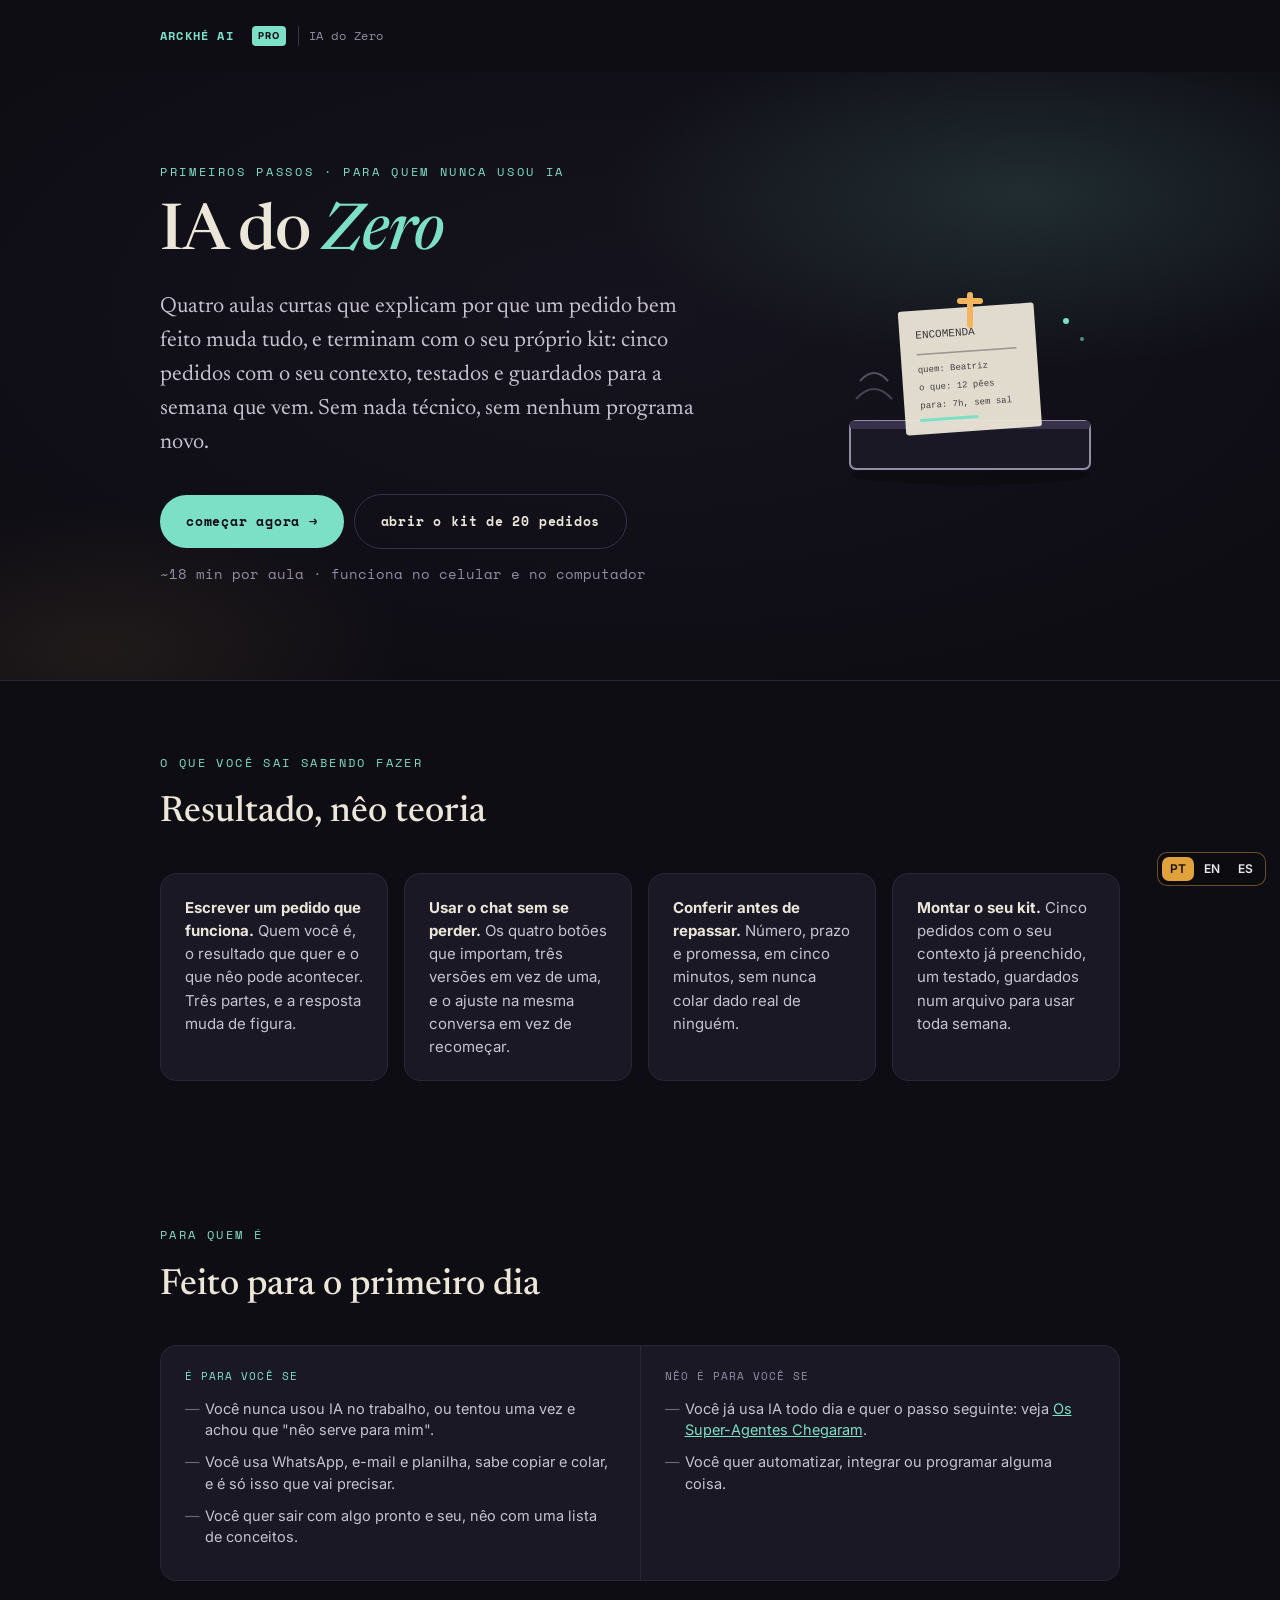
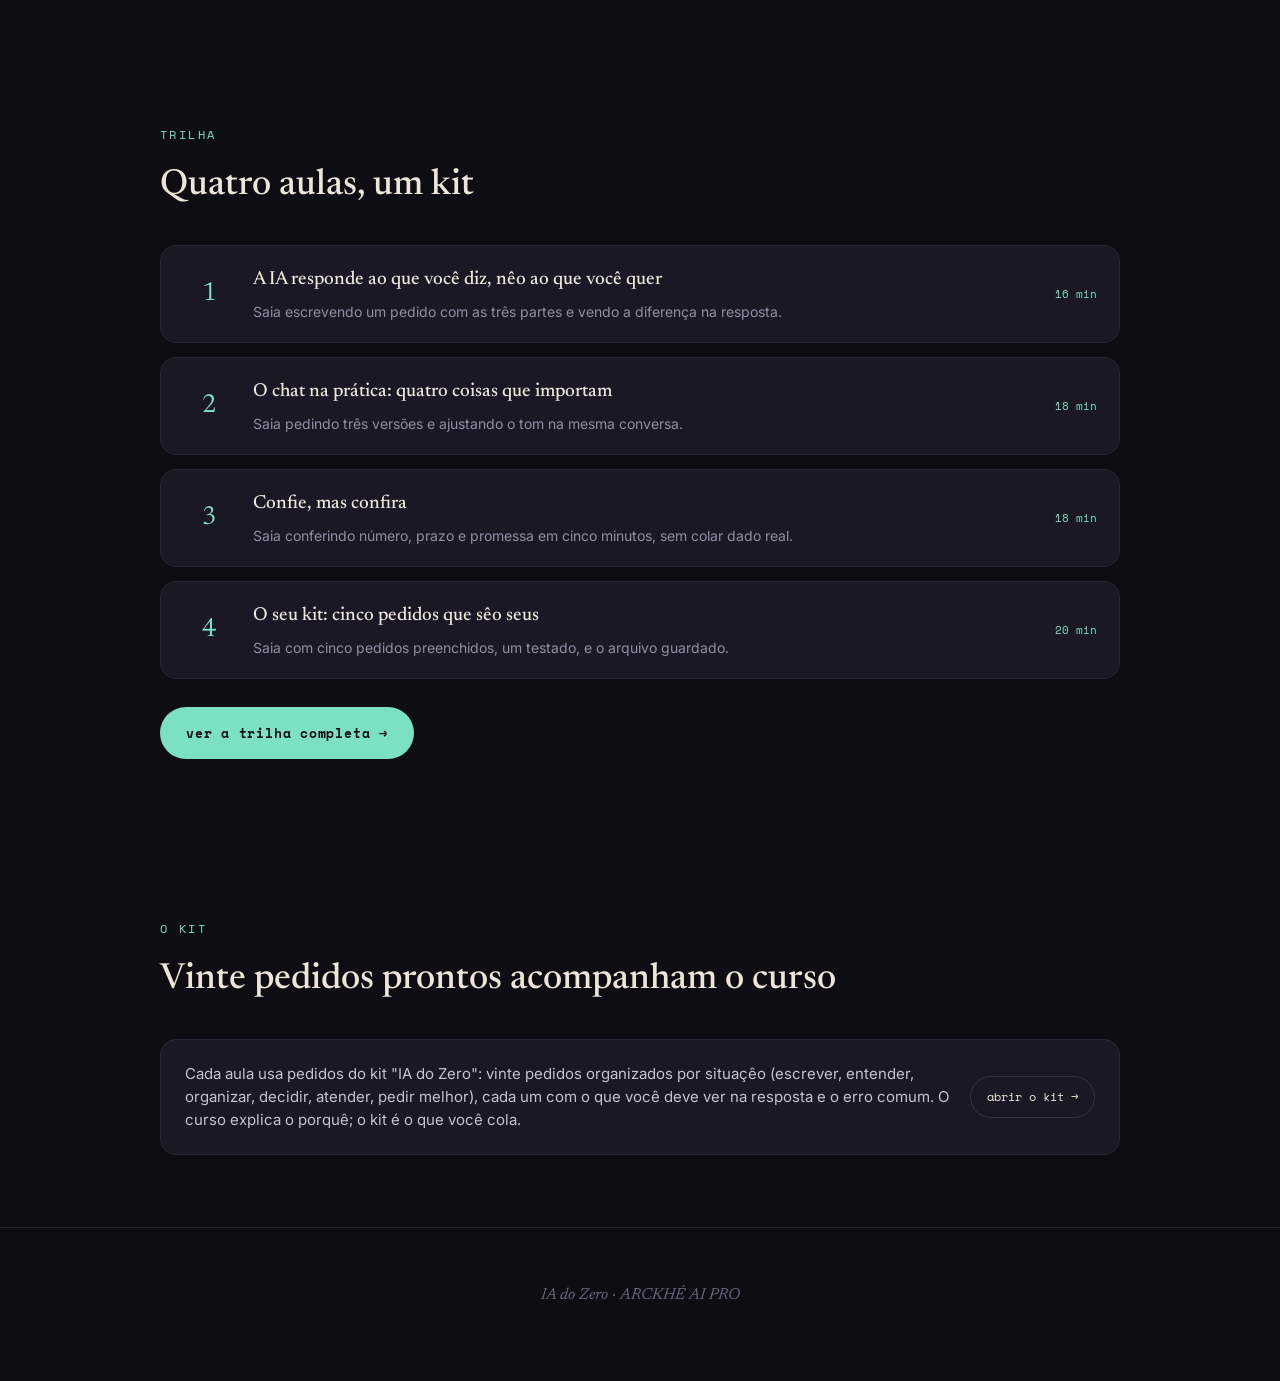
<file: landing.html>
<!DOCTYPE html>

<html lang="pt-BR">
<head>
<meta charset="utf-8"/>
<meta content="width=device-width, initial-scale=1" name="viewport"/>
<title>IA do Zero · ARCKHÉ AI PRO</title>
<meta content="Os primeiros pedidos de quem nunca usou IA, com o porquê de cada um. Curso em 4 aulas curtas, sem nada técnico, que termina com o seu próprio kit de cinco pedidos." name="description"/>
<meta content="IA do Zero" property="og:title"/>
<meta content="4 aulas curtas para quem nunca usou IA. Termina com o seu kit de cinco pedidos, testado e guardado." property="og:description"/>
<meta content="https://linnoff88-dev.github.io/ property="og:image"/>
<link href="https://fonts.googleapis.com" rel="preconnect"/>
<link crossorigin="" href="https://fonts.gstatic.com" rel="preconnect"/>
<link href="https://fonts.googleapis.com/css2?family=Newsreader:ital,opsz,wght@0,6..72,400;0,6..72,500;0,6..72,600;1,6..72,400;1,6..72,500&amp;family=Inter:wght@400;500;600;700&amp;family=Space+Mono:wght@400;700&amp;display=swap" rel="stylesheet"/>
<style>
  :root{
    --bg:#0E0D14;--bg2:#15131d;--panel:#1a1824;--ink:#ECE6D9;--ink-soft:#C7C2D0;--muted:#948DA6;--faint:#6C6580;
    --line:#2A2637;--line2:#37324a;--accent:#7CE0C6;--accent-ink:#0E0D14;--warm:#F2B45C;
    --serif:"Newsreader",Georgia,serif;--sans:"Inter",system-ui,sans-serif;--mono:"Space Mono",ui-monospace,monospace;
  }
  *{box-sizing:border-box}
  html{overflow-x:clip}
  body{margin:0;background:var(--bg);color:var(--ink);font-family:var(--sans);line-height:1.7;-webkit-font-smoothing:antialiased}
  a{color:inherit}
  .wrap{max-width:1080px;margin:0 auto;padding:0 clamp(24px,5vw,60px)}
  header.top{padding:26px 0}
  header.top .wrap{display:flex;align-items:center;gap:10px}
  header.top .mark{font-family:var(--mono);font-size:12px;letter-spacing:.1em;color:var(--accent);text-decoration:none;font-weight:700}
  header.top .pro{background:var(--accent);color:var(--accent-ink);border-radius:4px;padding:2px 6px;font-size:9.5px;font-weight:700;letter-spacing:.1em;text-decoration:none;margin-left:8px}
  header.top .course{color:var(--muted);font-size:12px;letter-spacing:.04em;border-left:1px solid var(--line2);padding-left:10px;margin-left:2px;font-family:var(--mono)}
  .hero{position:relative;padding:10vh 0 9vh;border-bottom:1px solid var(--line);overflow:hidden}
  .hero::before{content:"";position:absolute;inset:0;z-index:0;background:radial-gradient(55% 48% at 80% 20%,rgba(124,224,198,.14),transparent 60%),radial-gradient(40% 40% at 8% 95%,rgba(242,180,92,.08),transparent 60%),radial-gradient(90% 90% at 50% 40%,var(--bg2),var(--bg) 72%)}
  .hero .wrap{position:relative;z-index:1;display:grid;grid-template-columns:minmax(0,1fr) 300px;gap:40px;align-items:center}
  .kicker{font-family:var(--mono);font-size:12px;letter-spacing:.22em;text-transform:uppercase;color:var(--accent);margin:0 0 18px}
  h1{font-family:var(--serif);font-weight:500;font-size:clamp(36px,6vw,64px);line-height:1.05;letter-spacing:-.02em;margin:0 0 22px;max-width:18ch}
  h1 em{font-style:italic;color:var(--accent)}
  .lead{font-family:var(--serif);font-size:clamp(18px,2vw,22px);line-height:1.55;color:var(--ink-soft);max-width:46ch;margin:0 0 34px}
  .cta{display:inline-block;font-family:var(--mono);font-size:13px;letter-spacing:.06em;background:var(--accent);color:var(--accent-ink);text-decoration:none;border-radius:99px;padding:15px 26px;font-weight:700}
  .cta:hover{opacity:.92}
  .cta.ghost{background:transparent;color:var(--ink);border:1px solid var(--line2);margin-left:10px}
  .sub{color:var(--muted);font-size:13.5px;margin-top:14px;font-family:var(--mono)}
  .herofig svg{width:100%;height:auto;display:block}
  @keyframes drift{0%,100%{transform:translateY(0)}50%{transform:translateY(-6px)}}
  .herofig{animation:drift 6s ease-in-out infinite}
  section{padding:8vh 0}
  .eyebrow{font-family:var(--mono);font-size:12px;letter-spacing:.2em;text-transform:uppercase;color:var(--accent);margin:0 0 10px}
  h2{font-family:var(--serif);font-weight:500;font-size:clamp(26px,3.6vw,36px);margin:0 0 28px}
  .resultados{display:grid;grid-template-columns:repeat(auto-fit,minmax(220px,1fr));gap:16px}
  .resultado{border:1px solid var(--line);border-radius:16px;background:var(--panel);padding:22px 24px}
  .resultado p{margin:0;font-size:15px;color:var(--ink-soft);line-height:1.55}
  .resultado p b{color:var(--ink)}
  .aulas{display:grid;gap:14px}
  .au{display:grid;grid-template-columns:52px 1fr auto;gap:18px;align-items:center;text-decoration:none;color:inherit;background:var(--panel);border:1px solid var(--line);border-radius:16px;padding:18px 22px}
  .au .num{font-family:var(--serif);font-size:26px;color:var(--accent);text-align:center}
  .au h3{font-family:var(--serif);font-weight:500;font-size:19px;margin:0 0 4px}
  .au p{margin:0;color:var(--muted);font-size:14px}
  .au .meta{font-family:var(--mono);font-size:11px;color:var(--accent);white-space:nowrap;text-align:right}
  .au:hover{border-color:var(--accent)}
  .fonte{border:1px solid var(--line);border-radius:16px;background:var(--panel);padding:22px 24px;display:grid;grid-template-columns:1fr auto;gap:20px;align-items:center}
  .fonte p{margin:0;color:var(--ink-soft);font-size:15px;line-height:1.55}
  .fonte a.btn{font-family:var(--mono);font-size:12px;border:1px solid var(--line2);border-radius:99px;padding:10px 16px;text-decoration:none;color:var(--ink);white-space:nowrap}
  .fonte a.btn:hover{border-color:var(--accent)}
  .publico{display:grid;grid-template-columns:1fr 1fr;gap:1px;background:var(--line);border:1px solid var(--line);border-radius:16px;overflow:hidden}
  .publico .col{background:var(--panel);padding:22px 24px}
  .publico .lbl{font-family:var(--mono);font-size:10.5px;letter-spacing:.1em;text-transform:uppercase;margin:0 0 12px}
  .publico .col.sim .lbl{color:var(--accent)}
  .publico .col.nao .lbl{color:var(--muted)}
  .publico ul{margin:0;padding:0;list-style:none}
  .publico li{position:relative;padding-left:20px;margin:0 0 10px;color:var(--ink-soft);font-size:14.5px;line-height:1.5}
  .publico li::before{content:"—";position:absolute;left:0;color:var(--faint)}
  footer{border-top:1px solid var(--line);padding:6vh 0 8vh;color:var(--faint);text-align:center;font-family:var(--serif);font-style:italic}
  @media(max-width:820px){ .hero .wrap{grid-template-columns:1fr} .herofig{max-width:260px} }
  @media(max-width:720px){ .publico{grid-template-columns:1fr} .fonte{grid-template-columns:1fr} .au{grid-template-columns:44px 1fr} .au .meta{grid-column:2;text-align:left} .cta.ghost{margin:10px 0 0} }
  @media(prefers-reduced-motion:reduce){*{animation:none!important}}
</style>
<link href="https://linnoff88-dev.github.io/ hreflang="pt-BR" rel="alternate"/><link href="https://linnoff88-dev.github.io/ hreflang="en" rel="alternate"/><link href="https://linnoff88-dev.github.io/ hreflang="es" rel="alternate"/></head>
<body><div class="ARCKHÉ-lang" style="position:fixed;right:14px;bottom:14px;z-index:9999;display:flex;gap:2px;padding:4px;border-radius:10px;background:rgba(12,12,16,.82);border:1px solid rgba(226,162,59,.45);font:600 12px/1 Sora,Inter,system-ui,sans-serif;backdrop-filter:blur(8px)" translate="no"><a href="./landing.html" hreflang="pt-BR" style="padding:6px 8px;border-radius:7px;text-decoration:none;color:#1a1206;background:#E2A23B">PT</a><a href="en/landing.html" hreflang="en" style="padding:6px 8px;border-radius:7px;text-decoration:none;color:#e9e9ee">EN</a><a href="es/landing.html" hreflang="es" style="padding:6px 8px;border-radius:7px;text-decoration:none;color:#e9e9ee">ES</a></div>
<header class="top"><div class="wrap">
<a class="mark" href="https://ARCKHÉ AI" rel="noopener" target="_blank">ARCKHÉ AI</a>
<a class="pro" href="https://ARCKHÉ.pro" rel="noopener" target="_blank">PRO</a>
<span class="course">IA do Zero</span>
</div></header>
<section class="hero"><div class="wrap">
<div>
<p class="kicker">Primeiros passos · para quem nunca usou IA</p>
<h1>IA do <em>Zero</em></h1>
<p class="lead">Quatro aulas curtas que explicam por que um pedido bem feito muda tudo, e terminam com o seu próprio kit: cinco pedidos com o seu contexto, testados e guardados para a semana que vem. Sem nada técnico, sem nenhum programa novo.</p>
<a class="cta" href="curso.html#trilha">começar agora →</a><a class="cta ghost" href="https://linnoff88-dev.github.io/ rel="noopener" target="_blank">abrir o kit de 20 pedidos</a>
<p class="sub">~18 min por aula · funciona no celular e no computador</p>
</div>
<!-- metáfora: o bilhete de encomenda da padaria, preso com clipe -->
<div class="herofig"><svg aria-hidden="true" fill="none" viewbox="0 0 300 240">
<ellipse cx="150" cy="214" fill="#000" opacity=".28" rx="120" ry="10"></ellipse>
<rect fill="#1a1824" height="48" rx="6" stroke="#948DA6" stroke-width="2" width="240" x="30" y="160"></rect>
<rect fill="#37324a" height="8" rx="3" width="240" x="30" y="160"></rect>
<g transform="rotate(-4 150 110)">
<rect fill="#ECE6D9" height="124" opacity=".95" rx="3" width="136" x="82" y="46"></rect>
<text fill="#0E0D14" font-family="monospace" font-size="11" opacity=".8" x="98" y="74">ENCOMENDA</text>
<path d="M98 90 h100" opacity=".35" stroke="#0E0D14" stroke-width="1.5"></path>
<text fill="#0E0D14" font-family="monospace" font-size="9" opacity=".75" x="98" y="108">quem: Beatriz</text>
<text fill="#0E0D14" font-family="monospace" font-size="9" opacity=".75" x="98" y="126">o que: 12 pêes</text>
<text fill="#0E0D14" font-family="monospace" font-size="9" opacity=".75" x="98" y="144">para: 7h, sem sal</text>
<path d="M98 156 h56" stroke="#7CE0C6" stroke-linecap="round" stroke-width="3"></path>
</g>
<path d="M150 34 v30" stroke="#F2B45C" stroke-linecap="round" stroke-width="6"></path>
<path d="M140 40 h20" stroke="#F2B45C" stroke-linecap="round" stroke-width="6"></path>
<circle cx="246" cy="60" fill="#7CE0C6" r="3"></circle><circle cx="262" cy="78" fill="#7CE0C6" opacity=".6" r="2"></circle>
<path d="M40 120 q14 -16 28 0" fill="none" opacity=".5" stroke="#948DA6" stroke-width="2"></path>
<path d="M36 138 q18 -20 36 0" fill="none" opacity=".4" stroke="#948DA6" stroke-width="2"></path>
</svg></div>
</div></section>
<section><div class="wrap">
<p class="eyebrow">O que você sai sabendo fazer</p>
<h2>Resultado, nêo teoria</h2>
<div class="resultados">
<div class="resultado"><p><b>Escrever um pedido que funciona.</b> Quem você é, o resultado que quer e o que nêo pode acontecer. Três partes, e a resposta muda de figura.</p></div>
<div class="resultado"><p><b>Usar o chat sem se perder.</b> Os quatro botões que importam, três versões em vez de uma, e o ajuste na mesma conversa em vez de recomeçar.</p></div>
<div class="resultado"><p><b>Conferir antes de repassar.</b> Número, prazo e promessa, em cinco minutos, sem nunca colar dado real de ninguém.</p></div>
<div class="resultado"><p><b>Montar o seu kit.</b> Cinco pedidos com o seu contexto já preenchido, um testado, guardados num arquivo para usar toda semana.</p></div>
</div>
</div></section>
<section><div class="wrap">
<p class="eyebrow">Para quem é</p>
<h2>Feito para o primeiro dia</h2>
<div class="publico">
<div class="col sim">
<p class="lbl">é para você se</p>
<ul>
<li>Você nunca usou IA no trabalho, ou tentou uma vez e achou que "nêo serve para mim".</li>
<li>Você usa WhatsApp, e-mail e planilha, sabe copiar e colar, e é só isso que vai precisar.</li>
<li>Você quer sair com algo pronto e seu, nêo com uma lista de conceitos.</li>
</ul>
</div>
<div class="col nao">
<p class="lbl">nêo é para você se</p>
<ul>
<li>Você já usa IA todo dia e quer o passo seguinte: veja <a href="https://linnoff88-dev.github.io/ rel="noopener" style="color:var(--accent)" target="_blank">Os Super-Agentes Chegaram</a>.</li>
<li>Você quer automatizar, integrar ou programar alguma coisa.</li>
</ul>
</div>
</div>
</div></section>
<section><div class="wrap">
<p class="eyebrow">Trilha</p>
<h2>Quatro aulas, um kit</h2>
<div class="aulas">
<a class="au" href="curso.html#aula-1"><div class="num">1</div><div><h3>A IA responde ao que você diz, nêo ao que você quer</h3><p>Saia escrevendo um pedido com as três partes e vendo a diferença na resposta.</p></div><div class="meta">16 min</div></a>
<a class="au" href="curso.html#aula-2"><div class="num">2</div><div><h3>O chat na prática: quatro coisas que importam</h3><p>Saia pedindo três versões e ajustando o tom na mesma conversa.</p></div><div class="meta">18 min</div></a>
<a class="au" href="curso.html#aula-3"><div class="num">3</div><div><h3>Confie, mas confira</h3><p>Saia conferindo número, prazo e promessa em cinco minutos, sem colar dado real.</p></div><div class="meta">18 min</div></a>
<a class="au" href="curso.html#aula-4"><div class="num">4</div><div><h3>O seu kit: cinco pedidos que sêo seus</h3><p>Saia com cinco pedidos preenchidos, um testado, e o arquivo guardado.</p></div><div class="meta">20 min</div></a>
</div>
<p style="margin-top:28px"><a class="cta" href="curso.html#trilha">ver a trilha completa →</a></p>
</div></section>
<section><div class="wrap">
<p class="eyebrow">O kit</p>
<h2>Vinte pedidos prontos acompanham o curso</h2>
<div class="fonte">
<p>Cada aula usa pedidos do kit "IA do Zero": vinte pedidos organizados por situaçêo (escrever, entender, organizar, decidir, atender, pedir melhor), cada um com o que você deve ver na resposta e o erro comum. O curso explica o porquê; o kit é o que você cola.</p>
<a class="btn" href="https://linnoff88-dev.github.io/ rel="noopener" target="_blank">abrir o kit →</a>
</div>
</div></section>
<footer><div class="wrap">IA do Zero · ARCKHÉ AI PRO</div></footer>
</body>
</html>
</file>
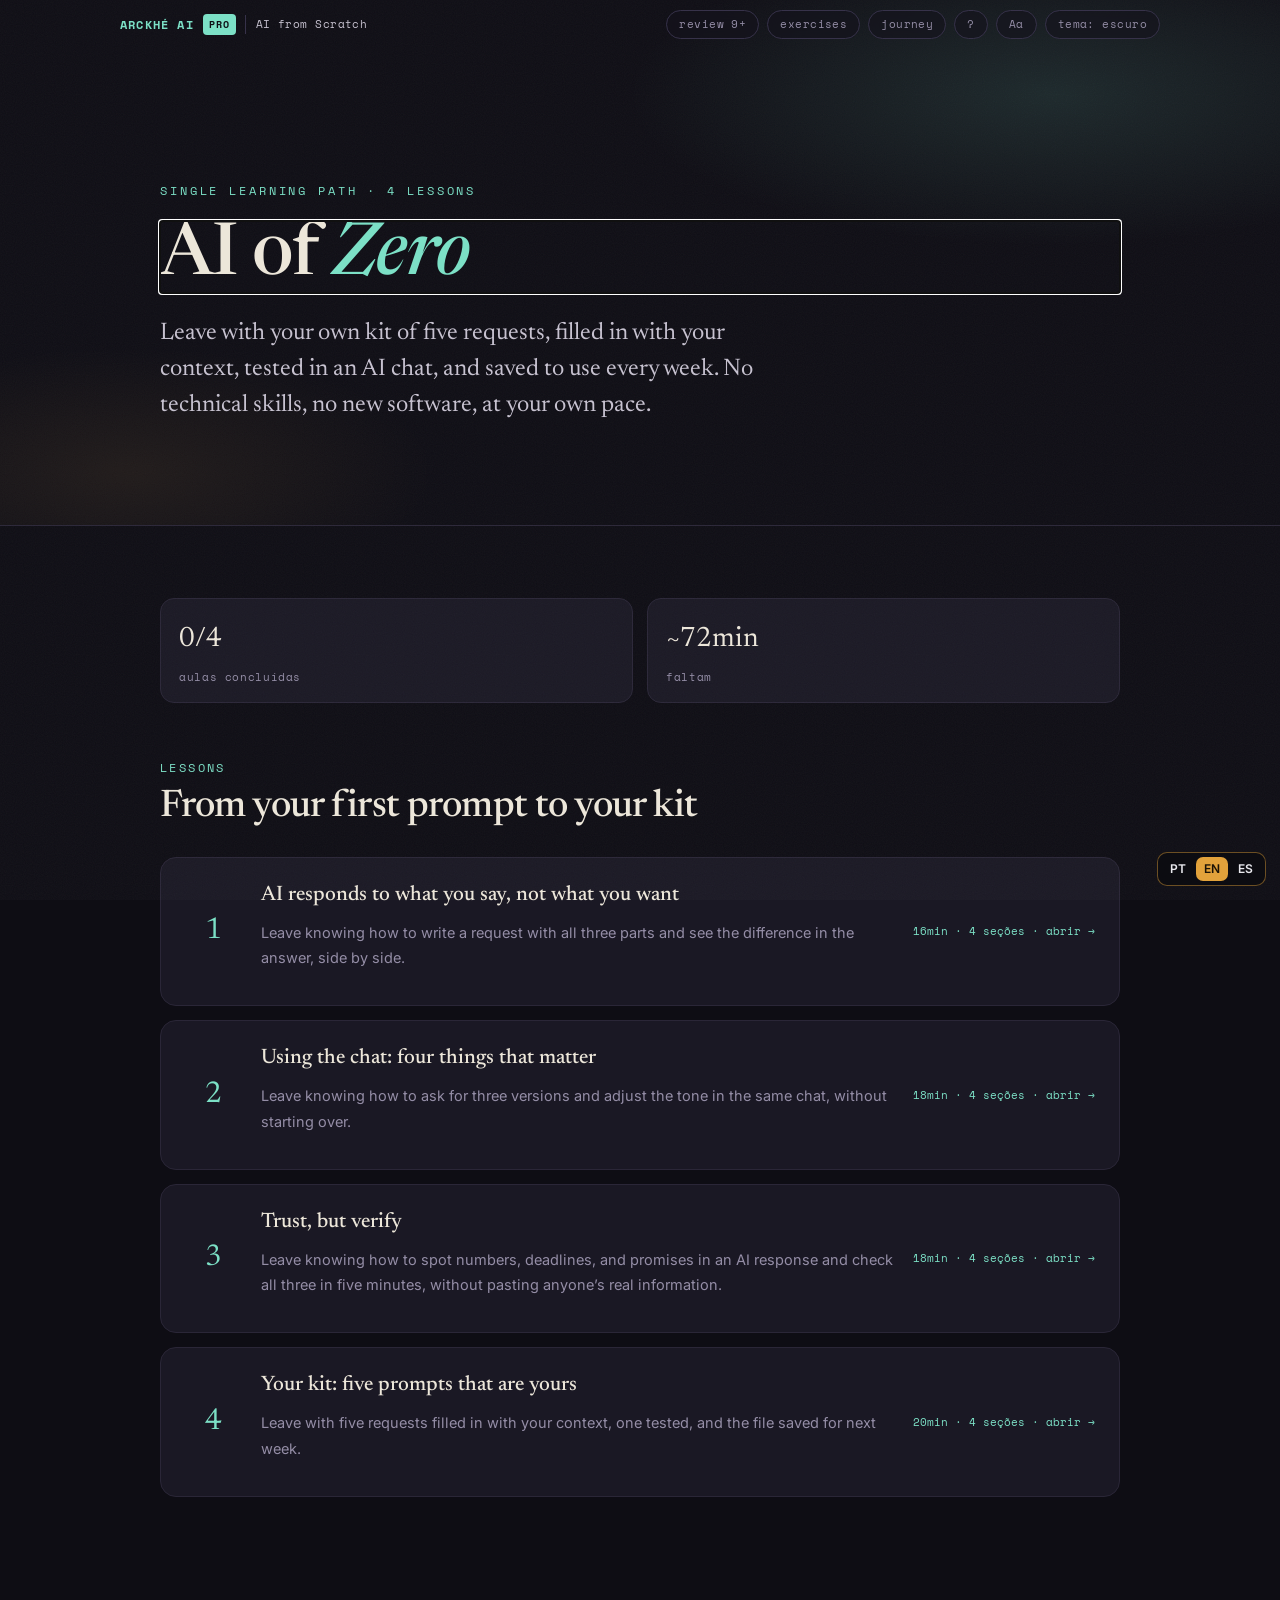
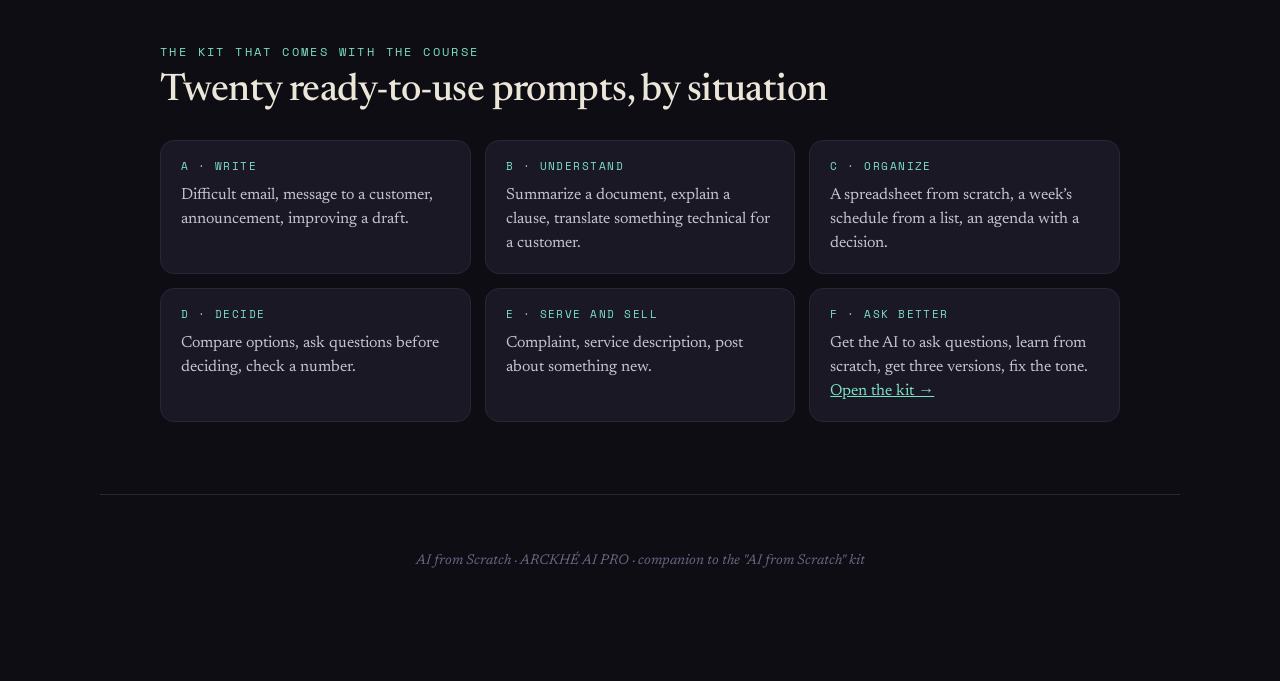
<file: en/curso.html>
<!DOCTYPE html>

<!-- Curso formato-curso v5 — página única (trilha + 6 aulas como views, roteamento por hash). Motor: assets/curso.js. -->
<html data-theme="dark" lang="en">
<head>
<meta charset="utf-8"/>
<meta content="width=device-width, initial-scale=1" name="viewport"/>
<meta content="iadozero-v5" name="curso"/>
<title>AI from Scratch · ARCKHÉ AI PRO</title>
<meta content="The first prompts for people who have never used AI, with the reason behind each one. A course in 4 short lessons, with nothing technical, that ends with your own five-prompt kit." name="description"/>
<link href="https://fonts.googleapis.com" rel="preconnect"/>
<link crossorigin="" href="https://fonts.gstatic.com" rel="preconnect"/>
<link href="https://fonts.googleapis.com/css2?family=Newsreader:ital,opsz,wght@0,6..72,400;0,6..72,500;0,6..72,600;1,6..72,400;1,6..72,500&amp;family=Inter:wght@400;500;600;700&amp;family=Space+Mono:wght@400;700&amp;display=swap" rel="stylesheet"/>
<link href="../assets/aula.css" rel="stylesheet"/>
<script>(function(){try{var m=document.querySelector('meta[name=curso]');var CK=(m&&m.content)||'v5:curso';var s=JSON.parse(localStorage.getItem(CK));if(s&&s.prefs&&s.prefs.theme)document.documentElement.setAttribute('data-theme',s.prefs.theme);}catch(e){}})();</script>
<!--
  PROTOCOLO DE DESCOBERTA (formato-curso-v5, Passo 0 — registrado 2026-09-07; público e profissões confirmados pelo usuário
  ao aprovar o kit ia-do-zero + este curso na mesma sessêo):
  - Público específico: pessoas 40+ que nunca usaram IA no trabalho, ou usaram uma ou duas vezes e desistiram; usam
    WhatsApp, e-mail e planilha; sabem abrir um site e copiar/colar.
  - Profissões-alvo (≥2): gestora de RH (Marta) · dona de clínica de fisioterapia (Beatriz) · coordenador de marketing de
    uma rede de lojas (Paulo) · gerente de atendimento ao cliente (Renata) — as mesmas personagens do kit, no primeiro dia com IA.
  - Familiaridade com tecnologia: nenhuma com IA. Sem código, sem terminal, sem nenhum programa novo.
  - Resultado prático esperado: sair com o próprio kit de cinco pedidos preenchidos com o seu contexto, guardado num
    arquivo e testado, e com a rotina pedir → ajustar → conferir.
  - Tempo por sessêo: 15–20 minutos por aula.
  Fonte do conteúdo: o kit "IA do Zero" (https://linnoff88-dev.github.io/ 20 pedidos por situaçêo + 10 dicas.
  Auditoria anti-clone (contra agi-ready, 2026-09-07, e pffia, 2026-09-06): 4 aulas FUND·FERR·FUND·PRAT (agi-ready: 6,
  FUND·FUND·FERR·FUND·FUND·PRAT); práticas prompt·prompt·tarefa·tarefa (agi-ready: tarefa·analise·prompt·tarefa·tarefa·prompt);
  mesmas personagens em situações novas (primeiro dia com IA, sem agentes); metáforas novas (bilhete de encomenda da padaria,
  controle remoto com quatro botões, óculos e lupa sobre o recibo, caixinha de fichas de receita).
-->
<style>
  .view{display:none}.view.active{display:block}
  /* bloco colável: quebra de linha no mobile, sem forçar a largura da coluna */
  .layout .col{min-width:0}
  .pcodewrap .pcode{white-space:pre-wrap;overflow-wrap:anywhere;word-break:break-word}
  /* balêo do glossário: fora do layout quando escondido (evita rolagem lateral no celular); no celular, ancora na borda mais próxima */
  .gterm:not(:hover):not(:focus)::after{display:none}
  html{overflow-x:clip}
  @media(max-width:940px){.gterm::after{max-width:min(280px,calc(100vw - 48px))}}
  .lnav{max-width:1160px;margin:0 auto 5vh;padding:0 clamp(24px,5vw,60px);display:flex;justify-content:space-between;gap:12px}
  .lnav a{font-family:var(--mono);font-size:12px;color:var(--muted);text-decoration:none;border:1px solid var(--line2);border-radius:12px;padding:12px 16px}
  .lnav a:hover{border-color:var(--accent);color:var(--ink)}
  #v-trilha .wrap{max-width:1080px;margin:0 auto;padding:0 clamp(24px,5vw,60px)}
  #v-trilha .t-hero{position:relative;overflow:hidden;padding:20vh 0 8vh;border-bottom:1px solid var(--line)}
  #v-trilha .t-hero::before{content:"";position:absolute;inset:0;z-index:0;background:radial-gradient(55% 48% at 82% 18%,rgba(124,224,198,.13),transparent 60%),radial-gradient(40% 40% at 10% 90%,rgba(242,180,92,.08),transparent 60%)}
  #v-trilha .t-hero .wrap{position:relative;z-index:1}
  #v-trilha h1{font-family:var(--serif);font-weight:500;font-size:clamp(40px,6.4vw,72px);line-height:1;letter-spacing:-.025em;margin:0 0 22px}
  #v-trilha h1 em{font-style:italic;color:var(--accent)}
  #v-trilha .lead{font-family:var(--serif);font-size:clamp(19px,2.1vw,24px);line-height:1.5;color:var(--ink-soft);max-width:46ch;margin:0 0 30px}
  #v-trilha section{padding:8vh 0}
  #v-trilha .eyebrow{font-family:var(--mono);font-size:12px;letter-spacing:.2em;text-transform:uppercase;color:var(--accent);margin:0 0 8px}
  #v-trilha h2{display:block;font-family:var(--serif);font-weight:500;font-size:clamp(26px,3.6vw,38px);margin:0 0 28px}
  #v-trilha .aulas{display:grid;gap:14px}
  #v-trilha .au{display:grid;grid-template-columns:56px 1fr auto;gap:20px;align-items:center;text-decoration:none;color:inherit;background:var(--panel);border:1px solid var(--line);border-radius:16px;padding:20px 24px}
  #v-trilha .au:hover{border-color:var(--accent)}
  #v-trilha .au .num{font-family:var(--serif);font-size:30px;color:var(--accent);text-align:center}
  #v-trilha .au h3{font-family:var(--serif);font-weight:500;font-size:21px;margin:0 0 5px}
  #v-trilha .au p{margin:0;color:var(--muted);font-size:14.5px}
  #v-trilha .au .meta{font-family:var(--mono);font-size:11px;color:var(--accent);white-space:nowrap;text-align:right}
  #v-trilha .au .prog{position:static;margin-top:10px;height:5px;border-radius:99px;background:var(--line);overflow:hidden;max-width:220px;width:auto}
  #v-trilha .au .prog i{display:block;height:100%;width:100%;background:var(--accent);transform:scaleX(0);transform-origin:left;transition:transform .5s}
  #v-trilha .blocos{display:grid;grid-template-columns:repeat(auto-fit,minmax(240px,1fr));gap:14px;margin-top:6px}
  #v-trilha .bloco{border:1px solid var(--line);border-radius:14px;background:var(--panel);padding:18px 20px}
  #v-trilha .bloco .bk{font-family:var(--mono);font-size:10.5px;letter-spacing:.14em;text-transform:uppercase;color:var(--accent);margin:0 0 8px}
  #v-trilha .bloco p{margin:0;font-family:var(--serif);font-size:16px;line-height:1.5;color:var(--ink-soft)}
  #v-trilha footer{max-width:1080px;margin:0 auto;padding:6vh clamp(24px,5vw,60px) 12vh;color:var(--faint);text-align:center;font-family:var(--serif);font-style:italic;border-top:1px solid var(--line)}
  @media(max-width:720px){#v-trilha .au{grid-template-columns:44px 1fr}#v-trilha .au .meta{grid-column:2;text-align:left}}
</style>
<link href="https://linnoff88-dev.github.io/ hreflang="pt-BR" rel="alternate"/><link href="https://linnoff88-dev.github.io/ hreflang="en" rel="alternate"/><link href="https://linnoff88-dev.github.io/ hreflang="es" rel="alternate"/></head>
<body><div class="ARCKHÉ-lang" style="position:fixed;right:14px;bottom:14px;z-index:9999;display:flex;gap:2px;padding:4px;border-radius:10px;background:rgba(12,12,16,.82);border:1px solid rgba(226,162,59,.45);font:600 12px/1 Sora,Inter,system-ui,sans-serif;backdrop-filter:blur(8px)" translate="no"><a href="../curso.html" hreflang="pt-BR" style="padding:6px 8px;border-radius:7px;text-decoration:none;color:#e9e9ee">PT</a><a href="./curso.html" hreflang="en" style="padding:6px 8px;border-radius:7px;text-decoration:none;color:#1a1206;background:#E2A23B">EN</a><a href="../es/curso.html" hreflang="es" style="padding:6px 8px;border-radius:7px;text-decoration:none;color:#e9e9ee">ES</a></div>
<div class="bar"><div class="bar-inner">
<span class="brand"><a class="mark" href="https://ARCKHÉ AI" rel="noopener" target="_blank">ARCKHÉ AI</a><a class="pro" href="https://ARCKHÉ.pro" rel="noopener" target="_blank">PRO</a><a class="course" href="landing.html">AI from Scratch</a></span>
<a class="back" href="#trilha" style="display:none">← learning path</a>
<button class="pill" id="pill" style="display:none">0 read</button>
<button id="revbtn">review <span id="revn">0</span></button>
<button id="exbtn">exercises</button>
<button id="jorbtn">journey</button>
<button aria-label="How it works" id="helpbtn">?</button>
<button aria-label="Reading preferences" id="prefsbtn">Aa</button>
<button id="themebtn">theme: dark</button>
</div></div>
<!-- ===== TRILHA ===== -->
<section class="view" id="v-trilha">
<header class="t-hero"><div class="wrap">
<p class="kicker">Single learning path · 4 lessons</p>
<h1>AI of <em>Zero</em></h1>
<p class="lead">Leave with your own kit of five requests, filled in with your context, tested in an AI chat, and saved to use every week. No technical skills, no new software, at your own pace.</p>
</div></header>
<section><div class="wrap">
<div class="statcards"></div>
<p class="eyebrow">Lessons</p>
<h2>From your first prompt to your kit</h2>
<div class="aulas">
<a class="au on" data-aula="1" href="#aula-1">
<div class="num">1</div>
<div><h3>AI responds to what you say, not what you want</h3><p>Leave knowing how to write a request with all three parts and see the difference in the answer, side by side.</p><div class="prog"><i></i></div></div>
<div class="meta">16 min · open →</div>
</a>
<a class="au on" data-aula="2" href="#aula-2">
<div class="num">2</div>
<div><h3>Using the chat: four things that matter</h3><p>Leave knowing how to ask for three versions and adjust the tone in the same chat, without starting over.</p><div class="prog"><i></i></div></div>
<div class="meta">18 min · open →</div>
</a>
<a class="au on" data-aula="3" href="#aula-3">
<div class="num">3</div>
<div><h3>Trust, but verify</h3><p>Leave knowing how to spot numbers, deadlines, and promises in an AI response and check all three in five minutes, without pasting anyone’s real information.</p><div class="prog"><i></i></div></div>
<div class="meta">18 min · open →</div>
</a>
<a class="au on" data-aula="4" href="#aula-4">
<div class="num">4</div>
<div><h3>Your kit: five prompts that are yours</h3><p>Leave with five requests filled in with your context, one tested, and the file saved for next week.</p><div class="prog"><i></i></div></div>
<div class="meta">20 min · open →</div>
</a>
</div>
</div></section>
<section><div class="wrap">
<p class="eyebrow">The kit that comes with the course</p>
<h2>Twenty ready-to-use prompts, by situation</h2>
<div class="blocos">
<div class="bloco"><p class="bk">A · Write</p><p>Difficult email, message to a customer, announcement, improving a draft.</p></div>
<div class="bloco"><p class="bk">B · Understand</p><p>Summarize a document, explain a clause, translate something technical for a customer.</p></div>
<div class="bloco"><p class="bk">C · Organize</p><p>A spreadsheet from scratch, a week’s schedule from a list, an agenda with a decision.</p></div>
<div class="bloco"><p class="bk">D · Decide</p><p>Compare options, ask questions before deciding, check a number.</p></div>
<div class="bloco"><p class="bk">E · Serve and sell</p><p>Complaint, service description, post about something new.</p></div>
<div class="bloco"><p class="bk">F · Ask better</p><p>Get the AI to ask questions, learn from scratch, get three versions, fix the tone. <a href="https://linnoff88-dev.github.io/ rel="noopener" style="color:var(--accent)" target="_blank">Open the kit →</a></p></div>
</div>
</div></section>
<footer><div class="wrap">AI from Scratch · ARCKHÉ AI PRO · companion to the "AI from Scratch" kit</div></footer>
</section>
<!-- ===== AULA 1 · FUNDAMENTO ===== -->
<section class="view" data-aula="1" data-tempo="16min" id="v-aula-1">
<header class="hero"><div class="hero-inner">
<div>
<p class="kicker">Single learning path · Lesson 1</p>
<h1>AI responds to what you say,<br/><em>not what you want</em></h1>
<p class="promise">By the end of this lesson, you’ll be able to write a prompt with three parts (who you are, the result you want, and what must not happen) and see side by side the difference between a response to a vague prompt and one to this prompt.</p>
<p class="why">Almost everyone who tried using AI once and gave up did the same thing: they wrote four words, got a text that sounded like it came from a bank, and decided that "this isn’t useful for my work." It wasn’t the AI. It was the prompt. This lesson shows the three missing parts, with examples from people who went through this, and ends with you comparing the two responses on your own screen.</p>
<p class="cue"><span class="arw">↓</span> scroll to study</p>
</div>
<!-- herofig · registro METÁFORA-DO-MUNDO-REAL: o bilhete de encomenda preso com clipe no balcêo da padaria — nome, o que é, quantas, para que hora. Bilhete completo vira o pêo certo; "pêo" vira qualquer pêo. -->
<div class="herofig"><svg aria-hidden="true" fill="none" viewbox="0 0 300 240">
<ellipse cx="150" cy="216" fill="#000" opacity=".25" rx="118" ry="9"></ellipse>
<rect fill="#1a1824" height="48" rx="6" stroke="#948DA6" stroke-width="2" width="244" x="28" y="160"></rect>
<rect fill="#37324a" height="8" rx="3" width="244" x="28" y="160"></rect>
<ellipse cx="228" cy="150" fill="#221f2e" rx="26" ry="12" stroke="#948DA6" stroke-width="2"></ellipse>
<path d="M206 148 q22 -14 44 0" fill="none" stroke="#F2B45C" stroke-width="3"></path>
<path d="M214 144 l4 -6 M226 140 l0 -7 M238 144 l-4 -6" stroke="#F2B45C" stroke-linecap="round" stroke-width="2"></path>
<g transform="rotate(-5 120 100)">
<rect fill="#ECE6D9" height="112" opacity=".95" rx="3" width="116" x="62" y="48"></rect>
<rect fill="none" height="18" rx="6" stroke="#948DA6" stroke-width="3" width="24" x="108" y="38"></rect>
<text fill="#0E0D14" font-family="monospace" font-size="9" opacity=".8" x="74" y="72">Name:</text>
<path d="M104 70 h60" opacity=".55" stroke="#0E0D14" stroke-linecap="round" stroke-width="2"></path>
<text fill="#0E0D14" font-family="monospace" font-size="9" opacity=".8" x="74" y="92">What:</text>
<path d="M108 90 h56" opacity=".55" stroke="#0E0D14" stroke-linecap="round" stroke-width="2"></path>
<text fill="#0E0D14" font-family="monospace" font-size="9" opacity=".8" x="74" y="112">How many:</text>
<path d="M118 110 h30" opacity=".55" stroke="#0E0D14" stroke-linecap="round" stroke-width="2"></path>
<text fill="#0E0D14" font-family="monospace" font-size="9" opacity=".8" x="74" y="132">For:</text>
<path d="M100 130 h40" stroke="#7CE0C6" stroke-linecap="round" stroke-width="3"></path>
<path d="M74 148 h70" opacity=".3" stroke="#0E0D14" stroke-dasharray="3 3" stroke-width="1.5"></path>
</g>
<path d="M232 60 l28 -4" stroke="#948DA6" stroke-linecap="round" stroke-width="5"></path>
<path d="M258 56 l8 -1" stroke="#F2B45C" stroke-linecap="round" stroke-width="5"></path>
<circle cx="44" cy="70" fill="#7CE0C6" r="3"></circle><circle cx="36" cy="88" fill="#7CE0C6" opacity=".6" r="2"></circle>
</svg></div>
</div></header>
<div class="layout">
<div class="col">
<section class="step" data-fig="1" data-kind="fundamento">
<h2><span class="n">01</span> AI doesn't know who you are</h2>
<p>When you open a <span class="gterm" data-def="O site ou aplicativo onde você escreve e a IA responde, como ChatGPT, Claude, Gemini ou Copilot. Funciona como uma conversa por mensagens." tabindex="0">AI chat</span> for the first time, the screen is just a writing box. On the other side, there’s no one who knows your company, your client, or the way you speak. AI has read a huge amount of text from all over the world, but it hasn’t read anything about you. So it responds to a generic person who doesn’t exist.</p>
<p>This explains the first disappointment almost every beginner has. You type "message for patient" and get a polite, long, generic text that could work for any clinic in the country. It’s not that the AI is bad. You asked for something meant for anyone, and it delivered something meant for anyone. The first part of a good prompt is saying who you are and who the response is for.</p>
<!-- ex-prof --><p>Beatriz, the owner of a physical therapy clinic with six professionals, did exactly that on her first try. She asked for "a message to remind someone about an appointment" and got four paragraphs that started with "Dear patient." On her second try, she wrote first: "I own a neighborhood physical therapy clinic, I talk with patients on WhatsApp in a warm tone, and most of them are over 50." The message came back in three lines with the right tone. It was the same AI. What changed was what it knew about Beatriz.</p>
<p>It doesn’t need to be long. One sentence is usually enough: who you are, what you do, and who you’re talking to. It’s the difference between asking for bread at the counter and leaving an order slip with a name, quantity, and time.</p>
<div class="mobfig" data-mobfig="1"></div>
<button class="readbtn" data-read="s1">mark as read</button>
</section>
<section class="step" data-fig="2" data-kind="fundamento">
<h2><span class="n">02</span> Say the result, not the steps</h2>
<p>The second part is the most important, and the one most people forget. Say what you want to happen after the response is used. "Write a polite email" describes the approach. "I want the supplier to agree to the Friday deadline" describes the result. The AI does the second much better because then it knows where the text needs to lead.</p>
<p>Think about how you delegate to someone you trust. You don’t dictate every sentence. You say what needs to happen and let that person choose the words. It’s the same with AI. When you describe the process, it follows that process and the result is left to chance. When you describe the result, it chooses the path that gets there.</p>
<!-- ex-prof --><p>Marta, an HR manager at a packaging factory with 120 employees, needed to announce that vacation requests would be submitted through the system instead of by email. The first time, she asked for "a notice about vacation." She got a generic text, rewrote it, asked again, adjusted the tone, and cut it down. Four rounds, forty minutes. The second time, she described the result: "I want every employee to know what’s changing, why it’s changing, and what they need to do by the 1st, in a text that fits on a phone screen." The notice was ready for approval in five minutes.</p>
<div class="qbefore-after">
<div class="qba-col qba-before"><p class="qba-lbl">Before</p><p class="qba-txt">Marta asks for "a notice about vacation." She reads it, thinks it sounds cold, asks again, adds the date, asks again, and cuts it in half. Four rounds, forty minutes, and she still sends it without liking it.</p></div>
<div class="qba-col qba-depois"><p class="qba-lbl">Afterward</p><p class="qba-txt">Marta writes who she is, the result she wants, and the length. She reads it once, changes one word, and approves it. One round, five minutes.</p></div>
<div class="qba-saldo"><b>Balance:</b> from four rounds to one, and from forty minutes to five, with text that sounds more like her than before.</div>
</div>
<div class="mobfig" data-mobfig="2"></div>
<button class="readbtn" data-read="s2">mark as read</button>
</section>
<section class="step" data-fig="3" data-kind="fundamento">
<h2><span class="n">03</span> Say what must not happen</h2>
<p>The third part is the shortest and saves the most rework. Say what the response must not include. "No emoji." "Don’t start with Dear Sir or Madam." "Don’t promise a deadline." "No more than eight lines." When the AI isn’t given limits, it tends to do more: make it longer, more formal, and full of more promises. What you rule out is what prevents a second round.</p>
<p>This works because AI wants to please you. Without contrary instructions, it adds a "please let us know if you need anything," invents a deadline that sounds good, and dresses things up with adjectives. None of that is a mistake on its part. It’s what a person would do if you said "make it nice" without saying where to stop. Setting limits is how you tell it where to stop.</p>
<!-- ex-prof --><p>Renata, a customer service manager at a company that sells management software to 800 small businesses, learned this the hard way. She asked for a reply to a customer complaining about a system error, and the AI wrote, "we’ll fix it by tomorrow." No one had promised tomorrow. She almost sent it. Now every request of hers ends with the same line: "don’t promise a deadline or refund I haven’t listed." Since then, no reply has included a commitment she couldn’t keep.</p>
<p>All three parts fit in a five-line prompt: who you are, the result you want, and what must not happen. It’s a three-field form, and you fill in all three each time. After a week, you’ll do it from memory.</p>
<div class="mobfig" data-mobfig="3"></div>
<button class="readbtn" data-read="s3">mark as read</button>
</section>
<section class="step" data-fig="4" data-kind="fundamento">
<h2><span class="n">04</span> The three-part test</h2>
<p>Before you hit send, reread your prompt and ask three questions. Does it say who I am and who this is for? Does it say what needs to happen? Does it say what must not happen? If one of the three is missing, the response will fail at exactly that point. Nowhere else. That’s the test, and it’s more reliable than any opinion about whether "AI is good or bad."</p>
<p>The test also helps later, when the response comes out wrong. Instead of deciding that "it didn’t work," you look at the prompt and find the missing part. It’s almost always there. And, as you’ll see in the next lesson, you can fix it without starting over: just add the missing part in the same <span class="gterm" data-def="A sequência de mensagens que você troca com a IA numa mesma tela. Dentro dela, a IA lembra de tudo o que foi dito; numa conversa nova, começa do zero." tabindex="0">conversation</span>.</p>
<p>Here’s an honest observation. The three parts don’t guarantee a perfect answer the first time. They guarantee an answer you can adjust, because you know what you asked for and can point out what’s missing. That’s different from a generic answer, where there’s nothing to work with. You can fix the first with one sentence. You throw the second away and start over, and that’s when most people give up.</p>
<!-- ex-prof --><p>Paulo, the marketing coordinator for a chain of four building supply stores, asked for "a post about the paint sale." He got an upbeat text full of exclamation points, written for people who are 25. The stores’ customers are between 40 and 65 and are mostly construction workers and homeowners. When he reread the prompt, he saw it immediately: it didn’t say who the post was for. He added a line, "the readers are customers aged 40 to 65, many of them construction professionals; use a direct and respectful tone," and the next post had the right tone.</p>
<div class="qanchor"><p>AI can't guess. It follows what's written, including what's missing.</p></div>
<div class="quiz" data-answer="c">
<p class="qk">Test yourself</p><p class="q">Renata writes: "I’m a customer service manager, and I need to reply to an upset customer about a delay. I want them to feel heard and accept the new Thursday deadline." The response says, "we’ll give you a discount on your next monthly bill." Which of the three parts was missing from her request?</p>
<button class="opt" data-fb="Nêo. Ela disse quem é e com quem fala logo na primeira frase. Essa parte estava completa." data-k="a">Who you are and who it’s for</button>
<button class="opt" data-fb="Nêo. O resultado estava claro: cliente ouvido e novo prazo de quinta aceito. Foi essa clareza que fez o resto do texto sair bem." data-k="b">The result she wants</button>
<button além="" class="opt" data-fb="Isso. Ela nêo disse o que a resposta nêo podia ter. Sem o limite, a IA acrescentou um desconto que ninguém autorizou. Uma linha resolveria: " data-k="c" de="" desconto,="" devoluçêo="" nem="" nêo="" ofereça="" prazo="" quinta"."="">What must not happen</button>
<p class="qfb"></p>
</div>
<div class="mobfig" data-mobfig="4"></div>
<button class="readbtn" data-read="s4">mark as read</button>
</section>
<section class="practice" data-mode="prompt" data-practice="p1">
<p class="pk">Practice now <span class="pcount">0/4 done</span></p>
<h3 class="ph">The same prompt, twice: see the difference on your screen</h3>
<p class="pgoal">In about 8 minutes, paste a vague prompt into an AI chat, then paste the same prompt with the three parts, and compare the two responses side by side.</p>
<p class="psafe">Nothing here leaves your screen or reaches anyone. Use an invented name in place of a real client’s name. If the response seems strange, there’s nothing to fix: just delete the conversation and start another one.</p>
<p>The text below is a ready-to-paste prompt, like a filled-out order slip. Just replace what’s between &lt; &gt; with your own words; leave the rest as it is.</p>
<div class="pcodewrap"><button class="pcopy" type="button">copy</button><pre class="pcode">PEDIDO 1 (vago, cole primeiro):
Escreva um e-mail para um cliente sobre um atraso.

PEDIDO 2 (com as três partes, cole depois, na mesma conversa):
Sou &lt;sua profissêo e o tipo de empresa, ex.: gerente de atendimento de uma empresa que vende sistema de gestêo para pequenas empresas&gt;. Preciso responder a um cliente chamado &lt;nome inventado&gt; que reclamou de &lt;o que aconteceu, em uma frase&gt;. Quero que ele se sinta ouvido e aceite o novo prazo de &lt;dia&gt;. Escreva em até 8 linhas, tom &lt;cordial e direto&gt;, sem começar com "prezado", sem pedir desculpas mais de uma vez e sem prometer desconto, devoluçêo ou prazo diferente do que eu escrevi.</pre></div>
<ol class="psteps">
<li><label><input data-ptask="1" type="checkbox"/> <span>Open an AI chat (ChatGPT, Claude, Gemini, or Copilot; the free version works) and start a new conversation.</span></label></li>
<li><label><input data-ptask="2" type="checkbox"/> <span>Paste only PROMPT 1 and send it. Read the response once. You should see generic text, probably long, with "Dear" and something like "please don’t hesitate to contact us."</span></label></li>
<li><label><input data-ptask="3" type="checkbox"/> <span>Replace the parts between &lt; &gt; in REQUEST 2 with your own, paste it into the same chat, and send it. You should get a text of up to 8 lines, in your tone, with the deadline you wrote and nothing beyond it.</span></label></li>
<li><label><input data-ptask="4" type="checkbox"/> <span>Compare the two. Write down, in one sentence, which of the three parts made the biggest difference. You’re done when that sentence is written.</span></label></li>
</ol>
<p class="pdone">You just saw on your own screen that the difference wasn’t in the AI: it was in the prompt. The three parts you wrote today work for every prompt from now on.</p>
</section>
</div>
<aside class="rail"><div class="railsticky">
<div class="figstage">
<div class="fig on" data-cap="&lt;b&gt;Fig.&lt;/b&gt; em cima, um pedido de quatro palavras recebe uma resposta genérica (cinza). Embaixo, o mesmo pedido com 'quem sou' recebe uma resposta que encaixa (verde). A IA é a mesma; o que muda é o que ela sabe sobre você." data-fig="1"><svg aria-hidden="true" fill="none" viewbox="0 0 220 200">
<text fill="#948DA6" font-family="monospace" font-size="9" x="12" y="20">without “who I am”</text>
<rect fill="#221f2e" height="26" rx="8" stroke="#948DA6" stroke-width="1.5" width="70" x="12" y="28"></rect>
<path d="M22 41 h50" stroke="#ECE6D9" stroke-linecap="round" stroke-width="2"></path>
<path d="M86 41 h22" marker-end="url(#a1)" stroke="#948DA6" stroke-width="1.5"></path>
<rect fill="#1a1824" height="36" rx="8" stroke="#948DA6" stroke-dasharray="3 2" stroke-width="1.5" width="96" x="112" y="24"></rect>
<path d="M122 34 h76 M122 42 h76 M122 50 h50" opacity=".6" stroke="#948DA6" stroke-width="1.5"></path>
<text fill="#948DA6" font-family="monospace" font-size="9" x="12" y="104">with “who I am”</text>
<rect fill="#221f2e" height="52" rx="8" stroke="#7CE0C6" stroke-width="1.5" width="70" x="12" y="112"></rect>
<path d="M22 124 h50 M22 134 h36 M22 144 h50 M22 154 h30" stroke="#ECE6D9" stroke-linecap="round" stroke-width="2"></path>
<path d="M86 138 h22" stroke="#7CE0C6" stroke-width="1.5"></path>
<rect fill="#1a1824" height="32" rx="8" stroke="#7CE0C6" stroke-width="2" width="96" x="112" y="122"></rect>
<path d="M122 134 h60 M122 144 h40" stroke="#7CE0C6" stroke-linecap="round" stroke-width="2"></path>
<path d="M190 132 l4 4 l8 -8" fill="none" stroke="#7CE0C6" stroke-width="2"></path>
<text fill="#6C6580" font-family="monospace" font-size="8" x="12" y="188">same AI, different prompt</text>
</svg></div>
<div class="fig" data-cap="&lt;b&gt;Fig.&lt;/b&gt; a seta de cima descreve o caminho, passo a passo, e chega perto do alvo por sorte. A seta de baixo descreve só o resultado (o alvo) e a IA escolhe o caminho: mais curto e no centro." data-fig="2"><svg aria-hidden="true" fill="none" viewbox="0 0 220 200">
<text fill="#948DA6" font-family="monospace" font-size="9" x="12" y="20">"write a polite email"</text>
<path d="M14 48 l30 -14 l24 18 l28 -10 l26 14 l30 -8" fill="none" stroke="#948DA6" stroke-linecap="round" stroke-width="2"></path>
<circle cx="44" cy="34" fill="#948DA6" r="3"></circle><circle cx="68" cy="52" fill="#948DA6" r="3"></circle><circle cx="96" cy="42" fill="#948DA6" r="3"></circle><circle cx="122" cy="56" fill="#948DA6" r="3"></circle>
<circle cx="178" cy="46" r="14" stroke="#948DA6" stroke-width="1.5"></circle><circle cx="178" cy="46" r="5" stroke="#948DA6" stroke-width="1.5"></circle>
<circle cx="152" cy="40" fill="#F2B45C" r="4"></circle>
<text fill="#948DA6" font-family="monospace" font-size="9" x="12" y="112">"I want them to accept Friday"</text>
<path d="M14 146 h140" stroke="#7CE0C6" stroke-linecap="round" stroke-width="2.5"></path>
<path d="M148 140 l10 6 l-10 6" fill="none" stroke="#7CE0C6" stroke-linecap="round" stroke-width="2.5"></path>
<circle cx="178" cy="146" r="14" stroke="#7CE0C6" stroke-width="1.5"></circle><circle cx="178" cy="146" fill="#7CE0C6" r="5"></circle>
<text fill="#6C6580" font-family="monospace" font-size="8" x="12" y="188">process (top) vs. result (bottom)</text>
</svg></div>
<div class="fig" data-cap="&lt;b&gt;Fig.&lt;/b&gt; um pedido bom é um formulário de três campos. Os dois primeiros dizem o que a IA deve fazer; o terceiro, em âmbar, diz onde ela deve parar. Sem o terceiro, ela acrescenta o que ninguém pediu." data-fig="3"><svg aria-hidden="true" fill="none" viewbox="0 0 220 200">
<rect fill="#1a1824" height="164" rx="10" stroke="#948DA6" stroke-width="1.5" width="180" x="20" y="18"></rect>
<text fill="#7CE0C6" font-family="monospace" font-size="9" x="32" y="44">1 · who I am, who it's for</text>
<rect fill="#221f2e" height="22" rx="6" stroke="#7CE0C6" stroke-width="1.5" width="156" x="32" y="50"></rect>
<path d="M40 61 h100" stroke="#ECE6D9" stroke-linecap="round" stroke-width="2"></path>
<text fill="#7CE0C6" font-family="monospace" font-size="9" x="32" y="94">2 · what needs to happen</text>
<rect fill="#221f2e" height="22" rx="6" stroke="#7CE0C6" stroke-width="1.5" width="156" x="32" y="100"></rect>
<path d="M40 111 h120" stroke="#ECE6D9" stroke-linecap="round" stroke-width="2"></path>
<text fill="#F2B45C" font-family="monospace" font-size="9" x="32" y="144">3 · what can't change</text>
<rect fill="#221f2e" height="22" rx="6" stroke="#F2B45C" stroke-width="1.5" width="156" x="32" y="150"></rect>
<path d="M40 161 h80" stroke="#ECE6D9" stroke-linecap="round" stroke-width="2"></path>
<path d="M170 156 l10 10 M180 156 l-10 10" stroke="#F2B45C" stroke-linecap="round" stroke-width="2"></path>
</svg></div>
<div class="fig" data-cap="&lt;b&gt;Fig.&lt;/b&gt; a lista de checagem antes de enviar: três caixas. Duas marcadas em verde e uma vazia em âmbar significam que a resposta vai falhar exatamente naquela parte, e nêo em outra." data-fig="4"><svg aria-hidden="true" fill="none" viewbox="0 0 220 200">
<text fill="#948DA6" font-family="monospace" font-size="9" x="14" y="22">before sending</text>
<rect fill="#221f2e" height="20" rx="5" stroke="#7CE0C6" stroke-width="2" width="20" x="14" y="38"></rect>
<path d="M19 48 l4 4 l8 -9" fill="none" stroke="#7CE0C6" stroke-width="2"></path>
<text fill="#ECE6D9" font-family="monospace" font-size="9" x="44" y="53">who I am, who it’s for</text>
<rect fill="#221f2e" height="20" rx="5" stroke="#7CE0C6" stroke-width="2" width="20" x="14" y="78"></rect>
<path d="M19 88 l4 4 l8 -9" fill="none" stroke="#7CE0C6" stroke-width="2"></path>
<text fill="#ECE6D9" font-family="monospace" font-size="9" x="44" y="93">what needs to happen</text>
<rect fill="#221f2e" height="20" rx="5" stroke="#F2B45C" stroke-width="2" width="20" x="14" y="118"></rect>
<text fill="#F2B45C" font-family="monospace" font-size="9" x="44" y="133">what can’t happen</text>
<path d="M14 156 h192" stroke="#2A2637" stroke-width="1.5"></path>
<path d="M24 138 q-6 22 20 30 h120" fill="none" stroke="#F2B45C" stroke-dasharray="3 2" stroke-width="1.5"></path>
<text fill="#F2B45C" font-family="monospace" font-size="8" x="60" y="184">the answer fails here</text>
</svg></div>
</div>
<p class="railcap"></p>
<div class="steps-ind"></div>
<p class="sidenote">Highlight any passage to turn it into a review card.</p>
</div></aside>
</div>
<div class="fecho-wrap">
<div class="recap-autor">
<p class="rak">Summary</p>
<ul>
<li>AI responds to a generic person until you say who you are and who the response is for. One sentence is enough.</li>
<li>Describing the result you want works better than describing the steps: the AI chooses the words that get you there.</li>
<li>The limits are the shortest part and the one that prevents the most rework: what the response must not include in terms of length, tone, and promises.</li>
<li>When the response comes out wrong, the flaw is almost always one of the three parts missing from the prompt, not the AI.</li>
</ul>
</div>
<div class="next-action">
<p class="nak">Your next step</p>
<p class="na-win">You just wrote a complete prompt and compared the two answers on your own screen.</p>
<p class="na-action">In the next 15 minutes, take a prompt you’d use at work today—an email, a notice, a message—and write just the three parts in a note on your phone, without sending it to the AI yet. You can paste it tomorrow.</p>
<p class="na-hook">In the next lesson, you’ll learn how to use the chat without fear: where to paste, what to attach, and how to ask for three versions and adjust the tone without starting the conversation over.</p>
</div>
</div>
<nav class="lnav"><a href="#trilha">← learning path</a><a href="#aula-2">next lesson →</a></nav>
<footer>Lesson 1 · ARCKHÉ AI PRO</footer>
<script id="cards-1" type="application/json">
[
  {"front":"Você pediu 'uma mensagem para cliente' e recebeu um texto formal, longo e sem cara. Antes de culpar a IA, o que você acrescenta ao pedido?","back":"A primeira parte: apresente-se e diga com quem fala. Ex.: 'sou dona de uma clínica de bairro, falo com pacientes de mais de 50 anos pelo WhatsApp, tom próximo'. Sem isso a IA escreve para alguém que nêo existe."},
  {"front":"Marta quer que os funcionários passem a pedir férias pelo sistema. Qual frase entra no pedido: 'escreva um comunicado sobre férias' ou 'quero que cada um saiba o que muda e o que fazer até dia 1º'? Por quê?","back":"A segunda, porque diz aonde o texto precisa chegar. Com o alvo definido, a IA acha o jeito de chegar lá. A primeira frase só nomeia o assunto, deixa o alvo por conta da sorte e custa rodadas de ajuste."},
  {"front":"A resposta da IA a Renata veio com 'faremos um desconto', e ninguém autorizou desconto. Qual parte do pedido estava faltando?","back":"O que nêo pode acontecer. Sem limites, a IA acrescenta o que soa bem: prazos, descontos, promessas. Uma linha resolve: 'nêo prometa desconto, devoluçêo nem prazo além do que eu escrevi'."},
  {"front":"Qual a diferença entre dizer o resultado e dizer os limites num pedido?","back":"O resultado diz para onde o texto precisa levar (ex.: o cliente aceitar o prazo de sexta). Os limites dizem onde a IA deve parar (ex.: sem emoji, sem prometer prazo). Um puxa; o outro segura."}
]
</script>
<!-- COMPLETUDE aula-1 | tipo=FUNDAMENTO | steps=4
  [OK] promise            .promise no cold-open (1)
  [OK] why                .why após a promessa (1)
  [OK] tempo              data-tempo="16min" no view + render no cold-open (1)
  [OK] exemplo-profissao  exemplo aplicado em 100% dos steps (4/4: Beatriz, Marta, Renata, Paulo)
  [OK] apoio-visual       figura conceitual legendada em 100% dos steps (4/4, data-fig 1..4)
  [OK] practice           .practice[data-mode="prompt"] (exatamente 1)
  [OK] psafe              .psafe dentro da prática (1)
  [OK] pgoal-tempo        .pgoal com tempo declarado (~8 min) (1)
  [OK] recap-autor        .recap-autor no fecho (1)
  [OK] next-action        .next-action no fecho (1)
  [OK] cards              <script id="cards-1"> presente (4 cartões: diagnóstico, decisêo, diagnóstico, contraste)
  [OK] anti-duplicacao    §11.3 — 3 testes passam (substring / forma / operaçêo)
  [OK] teste-se-FUND      tipo=FUNDAMENTO: presente (1 quiz data-fb, step 04)
  dosagem: pool = quiz + cartões + qbefore-after (step 02) + qanchor (step 04) = 4 obrigatórios, 0 opcionais (teto 5). densidade: 2 quadros funcionais em 4 steps, nêo adjacentes. rampa de acesso antes do bloco colável ("bilhete de encomenda já preenchido").
-->
</section>
<!-- ===== AULA 2 · FERRAMENTA ===== -->
<section class="view" data-aula="2" data-tempo="18min" id="v-aula-2">
<header class="hero"><div class="hero-inner">
<div>
<p class="kicker">Single learning path · Lesson 2</p>
<h1>Using the chat:<br/><em>four things that matter</em></h1>
<p class="promise">By the end of this lesson, you’ll be able to open an AI chat, write a prompt, ask for three versions, and adjust the tone in the same conversation without starting over or getting lost.</p>
<p class="why">An AI chat screen has about twenty buttons, and you’ll use four. The rest are for people who work with this all day. Beginners get lost for two reasons: they don’t know where to click, and when the response comes out wrong, they delete everything and type it again. This lesson solves both. You’ll learn the four buttons and the pair of prompts that work best when the first response isn’t right.</p>
<p class="cue"><span class="arw">↓</span> scroll to study</p>
</div>
<!-- herofig · registro METÁFORA-DO-MUNDO-REAL: um controle remoto simples com só quatro botões marcados com fita colorida, o resto apagado -->
<div class="herofig"><svg aria-hidden="true" fill="none" viewbox="0 0 300 240">
<ellipse cx="150" cy="222" fill="#000" opacity=".28" rx="70" ry="8"></ellipse>
<rect fill="#221f2e" height="200" rx="18" stroke="#948DA6" stroke-width="2" width="90" x="105" y="18"></rect>
<rect fill="#1a1824" height="26" rx="6" stroke="#37324a" stroke-width="1.5" width="64" x="118" y="30"></rect>
<path d="M126 43 h48" opacity=".5" stroke="#948DA6" stroke-width="2"></path>
<g opacity=".28">
<circle cx="126" cy="150" fill="#948DA6" r="7"></circle><circle cx="150" cy="150" fill="#948DA6" r="7"></circle><circle cx="174" cy="150" fill="#948DA6" r="7"></circle>
<circle cx="126" cy="172" fill="#948DA6" r="7"></circle><circle cx="150" cy="172" fill="#948DA6" r="7"></circle><circle cx="174" cy="172" fill="#948DA6" r="7"></circle>
<circle cx="126" cy="194" fill="#948DA6" r="7"></circle><circle cx="150" cy="194" fill="#948DA6" r="7"></circle><circle cx="174" cy="194" fill="#948DA6" r="7"></circle>
</g>
<rect fill="#7CE0C6" height="28" rx="7" width="28" x="118" y="68"></rect>
<path d="M132 76 v12 M126 82 h12" stroke="#0E0D14" stroke-linecap="round" stroke-width="2.5"></path>
<rect fill="#F2B45C" height="28" rx="7" width="28" x="154" y="68"></rect>
<path d="M162 88 l12 -12 M164 74 h10 v10" stroke="#0E0D14" stroke-linecap="round" stroke-linejoin="round" stroke-width="2.5"></path>
<rect fill="#7CE0C6" height="28" rx="7" width="28" x="118" y="104"></rect>
<rect height="12" rx="2" stroke="#0E0D14" stroke-width="2" width="10" x="126" y="112"></rect><rect fill="#7CE0C6" height="12" rx="2" stroke="#0E0D14" stroke-width="2" width="10" x="130" y="108"></rect>
<rect fill="#F2B45C" height="28" rx="7" width="28" x="154" y="104"></rect>
<path d="M161 112 h14 M161 118 h14 M161 124 h9" stroke="#0E0D14" stroke-linecap="round" stroke-width="2.5"></path>
<path d="M96 82 h14 M96 118 h14" stroke="#7CE0C6" stroke-dasharray="3 3" stroke-width="2"></path>
<path d="M190 82 h14 M190 118 h14" stroke="#F2B45C" stroke-dasharray="3 3" stroke-width="2"></path>
<rect fill="#ECE6D9" height="16" opacity=".85" rx="3" transform="rotate(-6 77 82)" width="34" x="60" y="74"></rect>
<rect fill="#ECE6D9" height="16" opacity=".85" rx="3" transform="rotate(6 223 82)" width="34" x="206" y="74"></rect>
<rect fill="#ECE6D9" height="16" opacity=".85" rx="3" transform="rotate(-6 77 118)" width="34" x="60" y="110"></rect>
<rect fill="#ECE6D9" height="16" opacity=".85" rx="3" transform="rotate(6 223 118)" width="34" x="206" y="110"></rect>
</svg></div>
</div></header>
<div class="layout">
<div class="col">
<section class="step" data-fig="1" data-kind="fundamento">
<h2><span class="n">01</span> One chat per topic</h2>
<p>Before you click any button, here’s a rule that prevents half the problems: each topic gets its own conversation. A <span class="gterm" data-def="O site ou aplicativo onde você escreve e a IA responde, como ChatGPT, Claude, Gemini ou Copilot. Funciona no celular e no computador." tabindex="0">AI chat</span> remembers everything said within a conversation and forgets everything outside it. That’s good and bad at the same time. It’s good because you can say “shorter now,” and it knows what you’re talking about. It’s bad because if you use the same conversation for three topics, it mixes them together.</p>
<p>Think of a conversation as a blank page. You write the prompt at the top, the response appears below, and the adjustment goes under the response. Everything on the page counts. When the topic changes, you turn the page. In chat, turning the page means starting a new conversation. It takes one click and doesn’t erase anything: the old page stays saved.</p>
<!-- ex-prof --><p>Paulo, who coordinates marketing for four building supply stores, learned this the hard way. In his first week, he used one conversation for everything: a post about the cement sale, then the spreadsheet of the month’s campaigns, then an email to the paint supplier. In response to the third prompt, the AI wrote the supplier email mentioning the cement sale and a column from the spreadsheet. Nothing was wrong from its point of view: it was all on the same page. Since then, Paulo has started one conversation per topic and given each one a name.</p>
<div class="mobfig" data-mobfig="1"></div>
<button class="readbtn" data-read="s1">mark as read</button>
</section>
<section class="step" data-fig="2" data-kind="ferramenta" data-versao="ChatGPT, Claude, Gemini e Copilot, versões gratuitas, set/2026">
<h2><span class="n">02</span> The four buttons: new conversation, attach, copy, history</h2>
<p>You’ll see a screen with lots of icons. It looks like an airplane cockpit, but works like a notebook: old pages are listed on the left, the open page takes up the middle, and the box where you write is at the bottom. You’ll only use four things on this screen. The rest can stay as it is.</p>
<p>The first one is <b>new conversation</b>: a button with a plus sign or a pencil, almost always at the top of the list on the left. It's the previous step's "turn the page." The second is <b>attach</b>: a paperclip next to the writing box. It lets you give the AI a file, a photo, or a table instead of typing out the content. The third is <b>copy</b>: appears below each response, usually as two overlapping squares. One click copies the entire response to the clipboard, ready to paste into an email or WhatsApp. The fourth is the <span class="gterm" data-def="A lista das suas conversas anteriores, em ordem de data. Fica à esquerda da tela no computador e atrás de um botêo de três linhas no celular." tabindex="0">history</span>: the list of old conversations. That's where you find yesterday's worksheet.</p>
<!-- ex-prof --><p>Beatriz, the owner of a physical therapy clinic with six professionals, wanted a confirmation message that respected everyone’s schedule. Instead of typing out the whole schedule, she clicked the paperclip, chose a photo of the schedule posted at reception, and wrote: "based on this schedule, write a confirmation for patient A on Thursday at 3 p.m., with the physical therapist who works at that time." The AI read the photo, found the right name, and wrote the message. Beatriz clicked Copy and pasted it into WhatsApp. Three clicks, with no typing beyond the prompt.</p>
<div class="qsteps">
<p class="qsk">The four buttons, in the order you use them</p>
<ol>
<li><b>Start a new conversation</b> using the plus or pencil button at the top of the list on the left. On your phone, the list is behind the three-line button.</li>
<li><b>Paste the prompt</b> in the writing box at the bottom, and press send (the arrow or the Enter key).</li>
<li><b>Attach a file if needed</b>, using the paperclip next to the box: a photo, a spreadsheet, a document. Attach it before sending the request, not afterward.</li>
<li><b>Copy the response</b> using the button with two overlapping squares below it, and paste it where you’ll use it.</li>
<li><b>Find it again in your history</b>: the conversation stays in the list on the left with an automatic name. You can rename it by clicking on it.</li>
</ol>
</div>
<div class="mobfig" data-mobfig="2"></div>
<button class="readbtn" data-read="s2">mark as read</button>
</section>
<section class="step" data-fig="3" data-kind="ferramenta" data-versao="ChatGPT, Claude, Gemini e Copilot, versões gratuitas, set/2026">
<h2><span class="n">03</span> Three versions and one adjustment</h2>
<p>The first response in an AI chat is the most common one, not the best one. It chooses the most likely approach, and the most likely approach tends to be the dullest. There’s a simple way around this, and it uses the conversation to your advantage: ask for three different versions at once, then choose one. Choosing among three is easier than fixing one. You can read all three in twenty seconds and point to the one that sounds most like you.</p>
<p>After you choose, comes the second half, and this is where the conversation shows its value. You don’t need to open anything or explain again who you are or what you want. Write below the response: "the second version, shorter and without the word 'dear'". The AI knows which one is the second, knows what it’s about, and returns only the adjustment. This is called refining in the same conversation, and it’s the pair of prompts that pays off most in everyday work: three versions, one adjustment. They’re both in the kit as prompts 19 and 20, and they’re the practice for this lesson.</p>
<!-- ex-prof --><p>Marta, an HR manager at a packaging factory with 120 employees, needed a title for a notice about the cafeteria’s new hours. She asked for three: one direct, one warmer, and one shorter. They came back as "New cafeteria hours starting Monday," "New cafeteria hours: see what’s changing for you," and "Cafeteria: new hours." She chose the second and wrote underneath: "that one, but cut it in half." It came back as "Cafeteria: see what’s changing for you." It took a minute, including the time to read it. Before, she would spend ten minutes staring at the screen and choose the first thing that came out.</p>
<p>Notice what Marta didn’t do: she didn’t start a new chat for the adjustment, paste the announcement again, or explain that it was for the cafeteria. The chat already knew. Every time you start over, you throw away everything the AI has already understood about your request.</p>
<div class="mobfig" data-mobfig="3"></div>
<button class="readbtn" data-read="s3">mark as read</button>
</section>
<section class="step" data-fig="4" data-kind="fundamento">
<h2><span class="n">04</span> When the response is bad, the problem is almost always the prompt</h2>
<p>It happens: you make a request and the answer comes back generic, too long, or in a tone that doesn’t sound like you. The natural reaction is to think the AI "didn’t understand" or that "it’s having a bad day." It doesn’t get worse in the afternoon. In eight out of ten bad answers, one of the three parts from lesson 1 was missing: who you are, the result you want, or what must not happen. The answer fails exactly where the missing part should have helped.</p>
<p>That’s why the fix isn’t to delete everything and type it all again. It’s to look at the response, ask "what was missing?", and write only the missing part below it, in the same conversation. "I forgot to mention: I’m a customer service manager, and this is going to an upset customer." That’s it. The AI revises it with the new detail without losing the rest. And when you’re not even sure what you want, there’s a way out in the kit: prompt 17, which turns the tables and tells the AI to ask questions before answering.</p>
<!-- ex-prof --><p>Renata, a customer service manager at a company that sells management software to 800 customers, tried asking for "a message to let customers know about the update." She got a formal, two-page announcement she would never use. On the first day, she deleted everything and tried three times, with a different sentence each time, and each version was worse. On the second day, she used request 17: "I want to let customers know about an update; before you answer, ask me the five questions you need." The AI asked who the customers were, what was changing, whether they needed to do anything, the tone, and the length. Renata answered one by one. The text she got was six lines long and sounded like her.</p>
<div class="qerr">
<p class="qk">Common mistake</p>
<p class="qerr-txt"><b>Typing the entire prompt again when the response comes out wrong.</b> This happens because a bad response makes it feel like the AI "didn’t understand anything," and starting over seems safer. But starting over throws away what it already understood, and the new prompt usually has the same missing piece. In the same conversation, write only what needs to change: "shorter," "for an upset customer," "without promising a deadline." The second response is almost always right.</p>
</div>
<div class="mobfig" data-mobfig="4"></div>
<button class="readbtn" data-read="s4">mark as read</button>
</section>
<section class="practice" data-mode="prompt" data-practice="p2">
<p class="pk">Practice now <span class="pcount">0/5 done</span></p>
<h3 class="ph">Three versions and one adjustment, in the same chat</h3>
<p class="pgoal">In about 10 minutes, start a new conversation, ask for three versions of a short text for your work, choose one, and adjust the tone without starting over. You’ll finish with a text ready to use and all four buttons tested.</p>
<p class="psafe">Nothing here is sent to anyone: the text stays in the chat until you copy it. Use a real situation, but leave out client names, documents, or account amounts. If the response seems strange, don’t delete it: write underneath what you want changed. And if you want to start over, a new conversation is one click away.</p>
<p>The block below has both prompts. It’s like a two-part note: paste the first one now; paste the second after you read the three versions. Change only what’s between &lt; and &gt;.</p>
<div class="pcodewrap"><button class="pcopy" type="button">copy</button><pre class="pcode">PEDIDO 1 (cole agora):
Sou &lt;quem você é, ex.: gestora de RH de uma fábrica com 120 funcionários&gt;. Preciso de &lt;o que, ex.: um título para o comunicado sobre o novo horário do refeitório&gt;. Me dê 3 versões bem diferentes entre si: uma direta, uma mais calorosa, uma mais curta. Para cada uma, uma linha dizendo quando ela funciona melhor. Nêo escolha por mim.

PEDIDO 2 (cole depois de ler as três, na mesma conversa):
A versêo &lt;1, 2 ou 3&gt;. Mude só o tom: &lt;ex.: menos formal, como eu falaria com um colega&gt;. Corte pela metade. Mantenha os fatos e os nomes exatamente como estêo.</pre></div>
<ol class="psteps">
<li><label><input data-ptask="1" type="checkbox"/> <span>Start a new conversation (the plus or pencil button at the top of the list on the left). Make sure the message box is empty and there’s no chat history above it.</span></label></li>
<li><label><input data-ptask="2" type="checkbox"/> <span>Copy PROMPT 1, replace the parts in &lt; &gt;, and send it. You should see three numbered texts that are visibly different, each with a "when to use" line. If they seem similar, write below: "make them more different from each other."</span></label></li>
<li><label><input data-ptask="3" type="checkbox"/> <span>Choose one of the three. Copy PROMPT 2, fill in the number and tone, and send it in the same conversation without opening anything. You should see the version you chose, shorter, in the tone you asked for, with the same facts.</span></label></li>
<li><label><input data-ptask="4" type="checkbox"/> <span>Click Copy below the last response and paste it into an email, a note, or a WhatsApp message to yourself. If the whole text pasted, the button worked.</span></label></li>
<li><label><input data-ptask="5" type="checkbox"/> <span>Close the conversation and find it again in the history on the left. Click the name and rename it to something you’ll recognize tomorrow, like "cafeteria title". You’re done when the conversation has a name and the final text is pasted outside the chat.</span></label></li>
</ol>
<p class="pdone">You just completed the full cycle: new conversation, prompt, three versions, revision in the same conversation, copy, and save. These four buttons and this pair of prompts are what you’ll use for almost everything from now on.</p>
</section>
</div>
<aside class="rail"><div class="railsticky">
<div class="figstage">
<!-- registro DIAGRAMA-DE-MECANISMO -->
<div class="fig on" data-cap="&lt;b&gt;Fig.&lt;/b&gt; à esquerda, duas pastas separadas: cada assunto na sua conversa, e a IA sabe do que se trata. À direita, uma pasta só com tudo misturado (âmbar): o e-mail sai citando a planilha." data-fig="1"><svg aria-hidden="true" fill="none" viewbox="0 0 220 200">
<text fill="#948DA6" font-family="monospace" font-size="9" x="14" y="22">one conversation per topic</text>
<path d="M18 48 h30 l6 6 h34 v48 h-70 z" fill="#221f2e" stroke="#7CE0C6" stroke-width="2"></path>
<path d="M26 72 h44 M26 82 h32 M26 92 h38" opacity=".8" stroke="#7CE0C6" stroke-width="2"></path>
<text fill="#ECE6D9" font-family="monospace" font-size="8" x="24" y="64">post</text>
<path d="M18 118 h30 l6 6 h34 v48 h-70 z" fill="#221f2e" stroke="#7CE0C6" stroke-width="2"></path>
<path d="M26 142 h44 M26 152 h32 M26 162 h38" opacity=".8" stroke="#7CE0C6" stroke-width="2"></path>
<text fill="#ECE6D9" font-family="monospace" font-size="8" x="24" y="134">spreadsheet</text>
<text fill="#948DA6" font-family="monospace" font-size="9" x="122" y="22">everything mixed together</text>
<path d="M128 48 h30 l6 6 h44 v118 h-80 z" fill="#221f2e" stroke="#F2B45C" stroke-width="2"></path>
<path d="M136 72 h50 M136 82 h30" opacity=".7" stroke="#7CE0C6" stroke-width="2"></path>
<path d="M136 100 h44 M136 110 h54" opacity=".7" stroke="#948DA6" stroke-width="2"></path>
<path d="M136 128 h36 M136 138 h50 M136 148 h28" stroke="#F2B45C" stroke-width="2"></path>
<text fill="#ECE6D9" font-family="monospace" font-size="8" x="136" y="64">post + spreadsheet + email</text>
<path d="M150 146 l6 -6 l6 6" fill="none" stroke="#F2B45C" stroke-width="2"></path>
<text fill="#F2B45C" font-family="monospace" font-size="8" x="110" y="190">the email mentions the spreadsheet</text>
</svg></div>
<div class="fig" data-cap="&lt;b&gt;Fig.&lt;/b&gt; a tela do chat esquematizada: lista de conversas à esquerda, resposta no meio, caixa de escrever embaixo. Só os quatro botões em verde importam: nova conversa, anexar, copiar e histórico. O resto fica apagado." data-fig="2"><svg aria-hidden="true" fill="none" viewbox="0 0 220 200">
<rect fill="#1a1824" height="172" rx="8" stroke="#948DA6" stroke-width="2" width="200" x="10" y="14"></rect>
<rect fill="#221f2e" height="172" rx="8" stroke="#37324a" stroke-width="1.5" width="58" x="10" y="14"></rect>
<rect fill="#7CE0C6" height="14" rx="4" width="42" x="18" y="24"></rect>
<text fill="#0E0D14" font-family="monospace" font-size="8" x="24" y="34">+ new</text>
<text fill="#7CE0C6" font-family="monospace" font-size="7" x="18" y="56">history</text>
<path d="M18 64 h40 M18 76 h34 M18 88 h40 M18 100 h30" opacity=".6" stroke="#7CE0C6" stroke-width="2"></path>
<path d="M18 120 h40 M18 132 h34 M18 144 h40" opacity=".3" stroke="#948DA6" stroke-width="2"></path>
<g opacity=".3"><circle cx="190" cy="26" fill="#948DA6" r="4"></circle><circle cx="178" cy="26" fill="#948DA6" r="4"></circle><circle cx="166" cy="26" fill="#948DA6" r="4"></circle></g>
<rect fill="#221f2e" height="72" rx="6" stroke="#37324a" stroke-width="1.5" width="122" x="78" y="44"></rect>
<path d="M86 56 h100 M86 66 h84 M86 76 h100 M86 86 h60" opacity=".55" stroke="#948DA6" stroke-width="2"></path>
<rect fill="#7CE0C6" height="12" rx="3" width="30" x="86" y="98"></rect>
<text fill="#0E0D14" font-family="monospace" font-size="7" x="90" y="107">copy</text>
<g opacity=".3"><rect fill="#948DA6" height="12" rx="3" width="20" x="122" y="98"></rect><rect fill="#948DA6" height="12" rx="3" width="20" x="148" y="98"></rect></g>
<rect fill="#0E0D14" height="26" rx="8" stroke="#948DA6" stroke-width="1.5" width="122" x="78" y="150"></rect>
<circle cx="92" cy="163" fill="#7CE0C6" r="8"></circle>
<path d="M89 165 l5 -5 a2 2 0 0 1 3 3 l-5 5" fill="none" stroke="#0E0D14" stroke-width="1.5"></path>
<text fill="#948DA6" font-family="monospace" font-size="7" x="104" y="166">write the prompt…</text>
<path d="M186 158 l8 5 l-8 5 z" fill="#948DA6" opacity=".5"></path>
<text fill="#7CE0C6" font-family="monospace" font-size="7" x="78" y="134">attach = paperclip</text>
</svg></div>
<div class="fig" data-cap="&lt;b&gt;Fig.&lt;/b&gt; o par que mais rende: um pedido gera três versões, você escolhe uma (verde), e o ajuste acontece embaixo, na mesma conversa. Nenhuma seta volta ao início: recomeçar joga fora o que a IA já entendeu." data-fig="3"><svg aria-hidden="true" fill="none" viewbox="0 0 220 200">
<rect fill="#221f2e" height="24" rx="6" stroke="#948DA6" stroke-width="2" width="80" x="70" y="14"></rect>
<text fill="#ECE6D9" font-family="monospace" font-size="8" x="86" y="30">prompt</text>
<path d="M110 38 v12 M110 50 h-70 v14 M110 50 v14 M110 50 h70 v14" stroke="#948DA6" stroke-width="2"></path>
<rect fill="#221f2e" height="26" rx="6" stroke="#948DA6" stroke-width="2" width="48" x="16" y="64"></rect>
<rect fill="#221f2e" height="26" rx="6" stroke="#7CE0C6" stroke-width="2.5" width="48" x="86" y="64"></rect>
<rect fill="#221f2e" height="26" rx="6" stroke="#948DA6" stroke-width="2" width="48" x="156" y="64"></rect>
<text fill="#948DA6" font-family="monospace" font-size="8" x="30" y="81">v.1</text>
<text fill="#7CE0C6" font-family="monospace" font-size="8" x="100" y="81">v.2</text>
<text fill="#948DA6" font-family="monospace" font-size="8" x="170" y="81">v.3</text>
<path d="M110 90 v22" stroke="#7CE0C6" stroke-width="2"></path>
<path d="M105 106 l5 6 l5 -6" fill="none" stroke="#7CE0C6" stroke-width="2"></path>
<rect fill="#221f2e" height="24" rx="6" stroke="#7CE0C6" stroke-width="2" width="100" x="60" y="114"></rect>
<text fill="#ECE6D9" font-family="monospace" font-size="8" x="70" y="130">revision: shorter</text>
<path d="M110 138 v20" stroke="#7CE0C6" stroke-width="2"></path>
<path d="M105 152 l5 6 l5 -6" fill="none" stroke="#7CE0C6" stroke-width="2"></path>
<rect fill="#7CE0C6" height="24" rx="6" width="80" x="70" y="160"></rect>
<text fill="#0E0D14" font-family="monospace" font-size="8" x="86" y="176">final text</text>
<text fill="#948DA6" font-family="monospace" font-size="7" x="14" y="194">same conversation, from beginning to end</text>
</svg></div>
<div class="fig" data-cap="&lt;b&gt;Fig.&lt;/b&gt; a árvore do conserto: resposta ruim leva a três perguntas (faltou quem sou? o resultado? o limite?). Cada uma se resolve escrevendo só a peça que faltou, embaixo, na mesma conversa. O caminho âmbar, recomeçar, é o que se evita." data-fig="4"><svg aria-hidden="true" fill="none" viewbox="0 0 220 200">
<rect fill="#221f2e" height="24" rx="6" stroke="#F2B45C" stroke-width="2" width="100" x="60" y="12"></rect>
<text fill="#ECE6D9" font-family="monospace" font-size="8" x="72" y="28">bad answer</text>
<path d="M110 36 v10 M110 46 h-76 v12 M110 46 v12 M110 46 h76 v12" stroke="#948DA6" stroke-width="2"></path>
<rect fill="#221f2e" height="30" rx="6" stroke="#948DA6" stroke-width="2" width="50" x="10" y="58"></rect>
<text fill="#ECE6D9" font-family="monospace" font-size="7" x="16" y="71">was missing</text><text fill="#ECE6D9" font-family="monospace" font-size="7" x="16" y="81">who am I?</text>
<rect fill="#221f2e" height="30" rx="6" stroke="#948DA6" stroke-width="2" width="50" x="85" y="58"></rect>
<text fill="#ECE6D9" font-family="monospace" font-size="7" x="91" y="71">was missing the</text><text fill="#ECE6D9" font-family="monospace" font-size="7" x="91" y="81">result?</text>
<rect fill="#221f2e" height="30" rx="6" stroke="#948DA6" stroke-width="2" width="50" x="160" y="58"></rect>
<text fill="#ECE6D9" font-family="monospace" font-size="7" x="166" y="71">was missing the</text><text fill="#ECE6D9" font-family="monospace" font-size="7" x="166" y="81">limit?</text>
<path d="M35 88 v20 M110 88 v20 M185 88 v20" stroke="#7CE0C6" stroke-width="2"></path>
<path d="M35 108 h150" stroke="#7CE0C6" stroke-width="2"></path>
<path d="M110 108 v14" stroke="#7CE0C6" stroke-width="2"></path>
<rect fill="#7CE0C6" height="26" rx="6" width="140" x="40" y="122"></rect>
<text fill="#0E0D14" font-family="monospace" font-size="8" x="48" y="139">write only what was missing</text>
<path d="M160 24 h40 v150 h-90" fill="none" stroke="#F2B45C" stroke-dasharray="4 3" stroke-width="2"></path>
<path d="M116 174 l-6 -5 l6 -5" fill="none" stroke="#F2B45C" stroke-width="2"></path>
<text fill="#F2B45C" font-family="monospace" font-size="7" x="122" y="186">start over: avoid</text>
<text fill="#948DA6" font-family="monospace" font-size="7" x="14" y="170">in the same conversation</text>
</svg></div>
</div>
<p class="railcap"></p>
<div class="steps-ind"></div>
<p class="sidenote">Highlight any passage to turn it into a review card.</p>
</div></aside>
</div>
<div class="fecho-wrap">
<div class="recap-autor">
<p class="rak">Summary</p>
<ul>
<li>One chat per topic: the AI remembers everything on the page and forgets what’s outside it. Turning the page means starting a new chat, and that takes one click.</li>
<li>From the full screen, you’ll use four buttons: new conversation, attach, copy, and history. The rest can stay where it is.</li>
<li>The most effective pair: ask for three versions and choose one, then adjust the tone and length underneath without explaining anything again.</li>
<li>A bad answer usually means the request is incomplete. Write only the missing piece in the same chat; starting over throws away what the AI has already understood.</li>
</ul>
</div>
<div class="next-action">
<p class="nak">Your next step</p>
<p class="na-win">You just completed a full cycle in the chat, from the new conversation button to copied text, without starting over once.</p>
<p class="na-action">In the next 15 minutes, take a short text you need to send today, open a new conversation, ask for three versions, and revise one. Send the final version for real.</p>
<p class="na-hook">In the next lesson, you’ll learn the one thing that separates people who use AI safely from those who get burned: what to check before passing something along, and how to check it in five minutes.</p>
</div>
</div>
<nav class="lnav"><a href="#aula-1">← previous lesson</a><a href="#aula-3">next lesson →</a></nav>
<footer>Lesson 2 · ARCKHÉ AI PRO</footer>
<script id="cards-2" type="application/json">
[
  {"front":"Você pediu um e-mail para o fornecedor na mesma conversa em que fez o post da promoçêo, e o e-mail saiu citando a promoçêo. O que aconteceu e como evitar da próxima vez?","back":"A IA usou tudo o que estava na conversa, inclusive o assunto anterior. Cada assunto precisa da própria conversa: abra uma nova (botêo de mais ou lápis) antes de mudar de tema."},
  {"front":"A primeira versêo do título saiu sem graça. Você abre uma conversa nova e digita o pedido de novo, ou escreve embaixo da resposta? Por quê?","back":"Escreve embaixo, na mesma conversa: 'três versões diferentes' ou 'mais curto, menos formal'. Recomeçar joga fora o que ela já entendeu e costuma repetir a mesma falha."},
  {"front":"Beatriz quer que a IA use a tabela de horários da recepçêo sem digitar a grade inteira. Qual botêo ela usa, em que momento, e o que escreve depois?","back":"O clipe (anexar), antes de enviar o pedido: escolhe a foto da tabela e escreve o pedido citando a tabela ('com base nesta tabela, escreva…'). Depois copia a resposta pelo botêo de dois quadradinhos."}
]
</script>
<!-- COMPLETUDE aula-2 | tipo=FERRAMENTA | steps=4
  [OK] promise            .promise no cold-open (1)
  [OK] why                .why após a promessa (1)
  [OK] tempo              data-tempo="18min" no view + render no cold-open (1)
  [OK] exemplo-profissao  exemplo aplicado em 100% dos steps (4/4: Paulo, Beatriz, Marta, Renata)
  [OK] apoio-visual       figura conceitual legendada em 100% dos steps (4/4, data-fig 1..4)
  [OK] practice           .practice[data-mode="prompt"] (exatamente 1)
  [OK] psafe              .psafe dentro da prática (1)
  [OK] pgoal-tempo        .pgoal com tempo declarado (~10 min) (1)
  [OK] recap-autor        .recap-autor no fecho (1)
  [OK] next-action        .next-action no fecho (1)
  [OK] cards              <script id="cards-2"> presente (3 cartões: diagnóstico, decisêo, aplicaçêo)
  [OK] anti-duplicacao    §11.3 — 3 testes passam (substring / forma / operaçêo)
  [N/A] teste-se-FUND     aula é FERRAMENTA (obrigaçêo nêo se aplica); sem teste-se opcional
  dosagem: pool = qsteps (step 02) + qerr (step 04) obrigatórios + cartões (3) = 3 (teto 5). densidade: 2 quadros funcionais em 4 steps, nêo adjacentes. data-versao nos steps 02 e 03 (ferramenta). rampa de acesso no step 02 ("painel de aviêo que funciona como um caderno") e na prática ("bilhete em duas partes").
-->
</section>
<!-- ===== AULA 3 · FUNDAMENTO ===== -->
<section class="view" data-aula="3" data-tempo="18min" id="v-aula-3">
<header class="hero"><div class="hero-inner">
<div>
<p class="kicker">Single learning path · Lesson 3</p>
<h1>Trust,<br/><em>but check</em></h1>
<p class="promise">By the end of this lesson, you’ll be able to spot the three things in an AI response that need to be checked (numbers, deadlines, and promises), verify them in five minutes, and never paste anyone’s real information.</p>
<p class="why">In the previous lesson, you saw AI write well and quickly. This is where a lot of people get burned: they pass along a rounded number, a deadline that seemed right, or a promise no one made. The wrong answer looks just like the right one. This lesson gives you the five-minute habit that separates people who use AI safely from those who have to send three correction emails afterward.</p>
<p class="cue"><span class="arw">↓</span> scroll to study</p>
</div>
<!-- herofig · registro METÁFORA-DO-MUNDO-REAL: óculos de leitura e uma lupa sobre um recibo de papel, com três itens marcados a caneta -->
<div class="herofig"><svg aria-hidden="true" fill="none" viewbox="0 0 300 240">
<ellipse cx="150" cy="214" fill="#000" opacity=".25" rx="118" ry="9"></ellipse>
<rect fill="#ECE6D9" height="176" opacity=".95" rx="4" transform="rotate(-3 145 118)" width="150" x="70" y="30"></rect>
<path d="M90 56 h100 M90 72 h70" opacity=".35" stroke="#0E0D14" stroke-linecap="round" stroke-width="2" transform="rotate(-3 145 118)"></path>
<path d="M90 96 h60 M170 96 h30" opacity=".6" stroke="#0E0D14" stroke-linecap="round" stroke-width="2.4" transform="rotate(-3 145 118)"></path>
<path d="M90 118 h50 M170 118 h30" opacity=".6" stroke="#0E0D14" stroke-linecap="round" stroke-width="2.4" transform="rotate(-3 145 118)"></path>
<path d="M90 140 h76 M170 140 h30" opacity=".6" stroke="#0E0D14" stroke-linecap="round" stroke-width="2.4" transform="rotate(-3 145 118)"></path>
<path d="M90 168 h110" opacity=".35" stroke="#0E0D14" stroke-dasharray="4 3" stroke-linecap="round" stroke-width="2" transform="rotate(-3 145 118)"></path>
<circle cx="204" cy="96" r="7" stroke="#F2B45C" stroke-width="3" transform="rotate(-3 145 118)"></circle>
<circle cx="204" cy="118" r="7" stroke="#F2B45C" stroke-width="3" transform="rotate(-3 145 118)"></circle>
<circle cx="204" cy="140" r="7" stroke="#F2B45C" stroke-width="3" transform="rotate(-3 145 118)"></circle>
<g transform="translate(40 150)">
<circle cx="0" cy="0" fill="#221f2e" opacity=".95" r="22" stroke="#948DA6" stroke-width="4"></circle>
<circle cx="0" cy="0" fill="none" r="16" stroke="#7CE0C6" stroke-width="2"></circle>
<path d="M16 16 l26 26" stroke="#948DA6" stroke-linecap="round" stroke-width="7"></path>
</g>
<g transform="translate(196 186)">
<ellipse cx="0" cy="0" fill="#221f2e" opacity=".9" rx="20" ry="13" stroke="#ECE6D9" stroke-width="3"></ellipse>
<ellipse cx="46" cy="0" fill="#221f2e" opacity=".9" rx="20" ry="13" stroke="#ECE6D9" stroke-width="3"></ellipse>
<path d="M20 0 h6" stroke="#ECE6D9" stroke-width="3"></path>
<path d="M-20 -2 l-14 -8 M66 -2 l14 -8" stroke="#ECE6D9" stroke-linecap="round" stroke-width="3"></path>
</g>
</svg></div>
</div></header>
<div class="layout">
<div class="col">
<section class="step" data-fig="1" data-kind="fundamento">
<h2><span class="n">01</span> AI makes mistakes with the same confidence it gets things right</h2>
<p>When a person isn’t sure, you can tell. They hesitate, say "I think so," or ask to confirm later. The <span class="gterm" data-def="O site ou aplicativo onde você escreve e a IA responde, como ChatGPT, Claude, Gemini ou Copilot." tabindex="0">AI chat</span> It does none of that. It writes an invented number with the same polished phrasing it uses for a correct number. There’s no sign of uncertainty. The wrong answer and the right answer arrive with the same look, at the same pace, with the same confidence.</p>
<p>This isn’t a flaw in any particular product. It’s how this technology works: it puts together the most likely sentence, not a verified one. Most of the time, the likely sentence is also the right one, which is why AI is so useful for writing. But "most of the time" isn’t good enough for a price going out to 800 customers.</p>
<p>Think of a new coworker who’s very articulate, answers everything right away, and never says "I don’t know." You’d like them. You’d also learn within a week not to pass along a number they gave you without checking the spreadsheet. That’s the right relationship with AI: it writes, you check. This doesn’t mean distrusting everything; it means being wary of certain types of passages, which you’ll learn to recognize in the next step.</p>
<!-- ex-prof --><p>Renata, a customer service manager, asked the AI for a notice about a system change. The text came ready to send, well written, and said that "the update reduces processing time by 40%." She had never mentioned 40%. The AI completed the sentence with a number that sounded good. Renata almost forwarded it to 800 customers. She stopped because the number was too round, and this lesson will turn that suspicion into a habit.</p>
<div class="mobfig" data-mobfig="1"></div>
<button class="readbtn" data-read="s1">mark as read</button>
</section>
<section class="step" data-fig="2" data-kind="fundamento">
<h2><span class="n">02</span> The three things you always check: number, deadline, promise</h2>
<p>You don’t need to distrust everything. That’s exhausting and makes people give up using it. You need to watch out for three types of passages, always the same ones. <b>Number:</b> any amount, percentage, quantity, or calculation. <b>Deadline:</b> any date, “by Friday,” “within 48 hours,” “starting in October.” <b>Promise:</b> any commitment on behalf of your company, such as “we’ll refund you,” “at no cost,” “we guarantee.”</p>
<p>These three have something in common: if they’re wrong, someone will hold you accountable. The wrong adjective looks bad. The wrong deadline leads to a complaint. The rule is simple: before passing it along, highlight the three types and check each one against the <span class="gterm" data-def="O lugar de onde a informaçêo veio de verdade: o contrato, a planilha, o sistema da empresa, a pessoa que sabe. Nunca a própria resposta da IA." tabindex="0">source</span>. If you don't know the source, the passage doesn't belong.</p>
<!-- ex-prof --><p>Marta, in HR, asked for a text explaining the vacation policy and got "employees are entitled to 30 consecutive days, which can be split into up to two periods." At her company, the correct number is up to three periods. Paulo, in marketing, asked for a post and got a price the AI had copied from an example he provided the week before, which was already out of date. In both cases, the AI didn’t lie: it filled in what seemed right.</p>
<div class="qbefore-after">
<div class="qba-col qba-before"><p class="qba-lbl">Before</p><p class="qba-txt">Renata used to send the AI’s text straight to customers. On average, once a week, a number or deadline would be wrong. Fixing it took three emails, a phone call, and a day of tension with the team.</p></div>
<div class="qba-col qba-depois"><p class="qba-lbl">Afterward</p><p class="qba-txt">Before sending, she highlights the numbers, deadlines, and promises. She checks each one in the system or with someone who knows. Five minutes per message. In two months, not one correction sent.</p></div>
<div class="qba-saldo"><b>Balance:</b> from one correction a week, with three emails each, to zero corrections in two months, at a cost of five minutes per text.</div>
</div>
<div class="mobfig" data-mobfig="2"></div>
<button class="readbtn" data-read="s2">mark as read</button>
</section>
<section class="step" data-fig="3" data-kind="fundamento">
<h2><span class="n">03</span> Never paste anyone’s real data</h2>
<p>This is the only rule in this lesson with no exceptions. A customer’s full name, ID number, phone number, address, or account balance: none of that goes into the chat. The chat looks like a private conversation on your screen, but it’s a service run by an outside company. What you paste leaves your building. You don’t need to know where it goes to decide it won’t go.</p>
<p>The good news is that the prompt works exactly the same with made-up information. The AI doesn’t need to know the patient’s name is Ana Lúcia to write a good confirmation message. It needs to know that the person is a patient, the appointment is Thursday at 3 p.m., and your tone is warm. Replace the name with "patient A," the amount with any round number, and you’ll get the same result. Then, when it’s time to send the message, add the real name.</p>
<p>What counts as real personal data: full name, ID number, phone number, email address, home address, date of birth, account or student ID number, and any value tied to a specific person. What you can include safely: the type of person ("a patient," "a store customer"), the situation ("they were late twice"), your tone, and the result you want. If you’re unsure whether something is real personal data, treat it as if it is. Replacing it with a made-up name takes two seconds and never goes wrong.</p>
<!-- ex-prof --><p>Beatriz, the clinic owner, tested the rescheduling message with "patient A, Thursday appointment." She approved the text, pasted it into WhatsApp, and only then replaced "patient A" with the real name. It took ten extra seconds. The receptionist does the same: she has the text saved with "patient A" and has never typed a real name into the chat. If anyone ever asks what the clinic puts into AI, the answer is "nothing that identifies a person."</p>
<div class="mobfig" data-mobfig="3"></div>
<button class="readbtn" data-read="s3">mark as read</button>
</section>
<section class="step" data-fig="4" data-kind="fundamento">
<h2><span class="n">04</span> Ask for the method, not the verdict</h2>
<p>When you hear a claim and want to check it, the temptation is to ask the AI itself: "is this right?" Don’t. It answers "yes" and "no" with equal confidence, for the same reason explained in the first step of this lesson. What works is asking for a way to check: "how can I verify this in five minutes, with a source?" Then it gives you something you can do yourself, and you make the call.</p>
<p>Adding one sentence at the end of the request helps a lot: "if you’re not sure, say so." The AI starts flagging where it’s guessing, and that warning is worth more than a polished answer. Request 13 in the kit does exactly that: it asks what would need to be true, how to check in five minutes, and what changes if it’s wrong.</p>
<!-- ex-prof --><p>A supplier gave Paulo the claim "70% of renovations start in January," and he wanted to use it in an ad. Instead of asking whether it was true, he pasted in prompt 13. The response said it didn’t know where the figure came from and suggested checking with the industry association or reviewing the four stores’ own sales from previous Januaries. He looked at the sales spreadsheet. The peak was in March. The ad went out with his data, not the supplier’s.</p>
<div class="qanchor"><p>AI is great at writing and terrible at being certain. Use it for the first thing and check the second.</p></div>
<div class="quiz" data-answer="c">
<p class="qk">Test yourself</p><p class="q">Marta received a notice from the AI with the sentence "the new health plan covers appointments starting November 1." She didn’t provide that date in the prompt. What does she do?</p>
<button class="opt" data-fb="Perguntar à IA nêo resolve: ela vai confirmar ou negar com a mesma segurança, porque nêo tem a fonte. Quem tem a fonte é a operadora ou o contrato." data-k="a">Ask the AI whether the date is correct and send it if it confirms</button>
<button class="opt" data-fb="A frase está bem escrita, mas é um prazo, e prazo é um dos três que sempre se conferem. Uma data errada vira reclamaçêo de 120 funcionários." data-k="b">Send it, because the sentence is clear and well written</button>
<button class="opt" data-fb="Certo. Data é prazo, prazo se confere na fonte. O contrato ou a operadora dizem a data real. Se for outra, ela troca; se ninguém souber, o trecho sai do texto." data-k="c">Highlight the date, check it against the carrier contract, and only then send it</button>
<p class="qfb"></p>
</div>
<div class="mobfig" data-mobfig="4"></div>
<button class="readbtn" data-read="s4">mark as read</button>
</section>
<section class="practice" data-mode="tarefa" data-practice="p3">
<p class="pk">Practice now <span class="pcount">0/4 done</span></p>
<h3 class="ph">Highlight and check all three in a real response</h3>
<p class="pgoal">In about 10 minutes, take the best response the AI gave you in lesson 2 (or any text it has already written for you), highlight every number, deadline, and promise, and check each one against the source.</p>
<p class="psafe">You’ll only read and take notes. Nothing is sent to anyone, nothing changes at work, and no real data goes into the chat. If you don’t have a saved response, ask the AI now for a short notice about any made-up change at your company, and use that text.</p>
<ol class="psteps">
<li><label><input data-ptask="1" type="checkbox"/> <span>Paste the AI’s text into a sheet of paper, a document, or a note on your phone. Read it all the way through once without marking anything, just to understand what it’s about.</span></label></li>
<li><label><input data-ptask="2" type="checkbox"/> <span>Read it again, this time with a pen or highlighter. Highlight every <b>number</b> (values, percentages, quantities), every <b>deadline</b> (dates, "by Friday," "within 48 hours") and every <b>promise</b> on behalf of the company (“we’ll,” “we guarantee,” “at no cost”). Count how many highlights remain.</span></label></li>
<li><label><input data-ptask="3" type="checkbox"/> <span>For each highlight, write next to it where the source comes from: the contract, the spreadsheet, the system, the person who knows. If you don’t know the source for one, write "no source" next to it. This passage would not go in the final text.</span></label></li>
<li><label><input data-ptask="4" type="checkbox"/> <span>Check each highlight against the source and mark it "verified" or "corrected," with the right value when needed. You’re done when each highlight has one of those two words beside it and you know how many the AI got right and how many it didn’t.</span></label></li>
</ol>
<p class="pdone">You just did in ten minutes what prevents most embarrassing corrections. From now on, every AI-generated text gets this review before it goes out: number, deadline, promise.</p>
</section>
</div>
<aside class="rail"><div class="railsticky">
<div class="figstage">
<div class="fig on" data-cap="&lt;b&gt;Fig.&lt;/b&gt; dois cartões de resposta com a mesma forma, o mesmo tamanho e a mesma frase redonda: um está certo (verde) e o outro errado (âmbar), e nada na cara deles diz qual é qual. A conferência é o único jeito de saber." data-fig="1"><svg aria-hidden="true" fill="none" viewbox="0 0 220 200">
<text fill="#948DA6" font-family="monospace" font-size="9" x="14" y="20">same look, same certainty</text>
<rect fill="#1a1824" height="120" rx="8" stroke="#948DA6" stroke-width="1.5" width="90" x="14" y="34"></rect>
<rect fill="#1a1824" height="120" rx="8" stroke="#948DA6" stroke-width="1.5" width="90" x="116" y="34"></rect>
<path d="M26 54 h66 M26 68 h50 M26 82 h60 M26 96 h40 M26 110 h58 M26 124 h30" opacity=".7" stroke="#948DA6" stroke-linecap="round" stroke-width="2.5"></path>
<path d="M128 54 h66 M128 68 h50 M128 82 h60 M128 96 h40 M128 110 h58 M128 124 h30" opacity=".7" stroke="#948DA6" stroke-linecap="round" stroke-width="2.5"></path>
<rect fill="#7CE0C6" height="8" rx="2" width="22" x="70" y="92"></rect>
<rect fill="#F2B45C" height="8" rx="2" width="22" x="172" y="92"></rect>
<text fill="#7CE0C6" font-family="monospace" font-size="9" x="40" y="176">right</text>
<text fill="#F2B45C" font-family="monospace" font-size="9" x="140" y="176">wrong</text>
<text fill="#948DA6" font-family="monospace" font-size="8" x="14" y="194">without checking, you can’t tell</text>
</svg></div>
<div class="fig" data-cap="&lt;b&gt;Fig.&lt;/b&gt; um texto com três trechos destacados e uma lupa sobre cada um: número, prazo e promessa. O resto do texto passa sem lupa. Só esses três precisam de fonte antes de sair." data-fig="2"><svg aria-hidden="true" fill="none" viewbox="0 0 220 200">
<rect fill="#1a1824" height="172" rx="8" stroke="#2A2637" stroke-width="1.5" width="192" x="14" y="14"></rect>
<path d="M28 34 h120 M28 48 h160" opacity=".5" stroke="#948DA6" stroke-linecap="round" stroke-width="2.5"></path>
<rect fill="#F2B45C" height="10" opacity=".85" rx="2" width="44" x="28" y="60"></rect>
<path d="M80 65 h100" opacity=".5" stroke="#948DA6" stroke-linecap="round" stroke-width="2.5"></path>
<path d="M28 84 h60" opacity=".5" stroke="#948DA6" stroke-linecap="round" stroke-width="2.5"></path>
<rect fill="#F2B45C" height="10" opacity=".85" rx="2" width="56" x="96" y="79"></rect>
<path d="M28 102 h150 M28 116 h90" opacity=".5" stroke="#948DA6" stroke-linecap="round" stroke-width="2.5"></path>
<rect fill="#F2B45C" height="10" opacity=".85" rx="2" width="70" x="28" y="128"></rect>
<path d="M106 133 h60" opacity=".5" stroke="#948DA6" stroke-linecap="round" stroke-width="2.5"></path>
<g fill="none" stroke="#7CE0C6" stroke-width="2.5"><circle cx="58" cy="65" r="12"></circle><path d="M67 74 l8 8"></path><circle cx="130" cy="84" r="12"></circle><path d="M139 93 l8 8"></path><circle cx="70" cy="133" r="12"></circle><path d="M79 142 l8 8"></path></g>
<text fill="#ECE6D9" font-family="monospace" font-size="9" x="28" y="164">number · deadline · promise</text>
<text fill="#948DA6" font-family="monospace" font-size="8" x="28" y="178">each with its own source</text>
</svg></div>
<div class="fig" data-cap="&lt;b&gt;Fig.&lt;/b&gt; um formulário de pedido com os campos que identificam uma pessoa cobertos por tarjas: nome, documento, telefone, valor da conta. Os campos abertos (verde) sêo os que a IA precisa de verdade: papel da pessoa, situaçêo, tom." data-fig="3"><svg aria-hidden="true" fill="none" viewbox="0 0 220 200">
<rect fill="#ECE6D9" height="172" opacity=".92" rx="8" width="180" x="20" y="14"></rect>
<text fill="#0E0D14" font-family="monospace" font-size="9" opacity=".7" x="34" y="36">prompt for the chat</text>
<text fill="#0E0D14" font-family="monospace" font-size="8" opacity=".6" x="34" y="58">name</text>
<rect fill="#0E0D14" height="11" rx="2" width="100" x="80" y="50"></rect>
<text fill="#0E0D14" font-family="monospace" font-size="8" opacity=".6" x="34" y="78">document</text>
<rect fill="#0E0D14" height="11" rx="2" width="80" x="100" y="70"></rect>
<text fill="#0E0D14" font-family="monospace" font-size="8" opacity=".6" x="34" y="98">phone</text>
<rect fill="#0E0D14" height="11" rx="2" width="88" x="92" y="90"></rect>
<text fill="#0E0D14" font-family="monospace" font-size="8" opacity=".6" x="34" y="124">who is</text>
<rect fill="#7CE0C6" height="11" opacity=".8" rx="2" width="100" x="80" y="116"></rect>
<text fill="#0E0D14" font-family="monospace" font-size="8" opacity=".6" x="34" y="144">situation</text>
<rect fill="#7CE0C6" height="11" opacity=".8" rx="2" width="88" x="92" y="136"></rect>
<text fill="#0E0D14" font-family="monospace" font-size="8" opacity=".6" x="34" y="164">tone</text>
<rect fill="#7CE0C6" height="11" opacity=".8" rx="2" width="114" x="66" y="156"></rect>
<text fill="#0E0D14" font-family="monospace" font-size="8" opacity=".6" x="34" y="182">black bar = don’t include · green = what the AI uses</text>
</svg></div>
<div class="fig" data-cap="&lt;b&gt;Fig.&lt;/b&gt; a mesma dúvida feita de dois jeitos. À esquerda, 'está certo?' recebe um sim ou um nêo igualmente confiantes (âmbar). À direita, 'como eu confiro?' recebe um caminho de três passos (verde) que você mesmo percorre." data-fig="4"><svg aria-hidden="true" fill="none" viewbox="0 0 220 200">
<rect fill="#1a1824" height="172" rx="8" stroke="#2A2637" stroke-width="1.5" width="94" x="12" y="14"></rect>
<rect fill="#1a1824" height="172" rx="8" stroke="#2A2637" stroke-width="1.5" width="94" x="114" y="14"></rect>
<text fill="#ECE6D9" font-family="monospace" font-size="9" x="22" y="34">is that right?</text>
<text fill="#ECE6D9" font-family="monospace" font-size="9" x="124" y="34">how do I check?</text>
<path d="M59 42 v22" stroke="#948DA6" stroke-width="2"></path>
<rect fill="#F2B45C" height="20" opacity=".9" rx="5" width="30" x="24" y="66"></rect>
<rect fill="#F2B45C" height="20" opacity=".9" rx="5" width="30" x="64" y="66"></rect>
<text fill="#0E0D14" font-family="monospace" font-size="9" x="30" y="80">yes</text>
<text fill="#0E0D14" font-family="monospace" font-size="9" x="70" y="80">no</text>
<text fill="#948DA6" font-family="monospace" font-size="8" x="22" y="110">same certainty</text>
<text fill="#948DA6" font-family="monospace" font-size="8" x="22" y="122">on both sides</text>
<path d="M161 42 v14" stroke="#948DA6" stroke-width="2"></path>
<rect fill="#221f2e" height="22" rx="5" stroke="#7CE0C6" stroke-width="1.5" width="74" x="124" y="58"></rect>
<text fill="#7CE0C6" font-family="monospace" font-size="8" x="130" y="72">1 · what it would be</text>
<path d="M161 80 v10" stroke="#7CE0C6" stroke-width="2"></path>
<rect fill="#221f2e" height="22" rx="5" stroke="#7CE0C6" stroke-width="1.5" width="74" x="124" y="90"></rect>
<text fill="#7CE0C6" font-family="monospace" font-size="8" x="130" y="104">2 · where to look</text>
<path d="M161 112 v10" stroke="#7CE0C6" stroke-width="2"></path>
<rect fill="#221f2e" height="22" rx="5" stroke="#7CE0C6" stroke-width="1.5" width="74" x="124" y="122"></rect>
<text fill="#7CE0C6" font-family="monospace" font-size="8" x="130" y="136">3 · what changes</text>
<text fill="#948DA6" font-family="monospace" font-size="8" x="124" y="166">you go through,</text>
<text fill="#948DA6" font-family="monospace" font-size="8" x="124" y="178">you decide</text>
</svg></div>
</div>
<p class="railcap"></p>
<div class="steps-ind"></div>
<p class="sidenote">Highlight any passage to turn it into a review card.</p>
</div></aside>
</div>
<div class="fecho-wrap">
<div class="recap-autor">
<p class="rak">Summary</p>
<ul>
<li>AI puts together the most likely sentence, not the verified one. That's why it writes so well and why it makes mistakes without changing its tone.</li>
<li>Only three kinds of details need checking before you send: numbers, deadlines, and promises. The rest doesn’t need a magnifying glass.</li>
<li>Each of these three has a source outside the chat. If you don’t know the source, leave that detail out of the text.</li>
<li>Real personal information never goes into the chat. "Patient A" and an invented value get the same result, and you can swap them when you send it.</li>
<li>Asking "is this right?" doesn’t help. Asking "how can I check this in five minutes?" gives you a way to check it yourself.</li>
</ul>
</div>
<div class="next-action">
<p class="nak">Your next step</p>
<p class="na-win">You just reviewed an AI-generated text using the three checks, and you know how many it got right.</p>
<p class="na-action">In the next 15 minutes, open the last text you passed along to someone without checking, even if it wasn’t written by AI. Highlight the number, deadline, and promise. If you find something "without a source," you’ll know what to do next time.</p>
<p class="na-hook">In the last lesson, you’ll put everything together in your own kit: five prompts with your context already filled in, saved in a file so you don’t have to type anything again next week.</p>
</div>
</div>
<nav class="lnav"><a href="#aula-2">← previous lesson</a><a href="#aula-4">next lesson →</a></nav>
<footer>Lesson 3 · ARCKHÉ AI PRO</footer>
<script id="cards-3" type="application/json">
[
  {"front":"A IA devolveu um aviso para clientes com a frase \"o reajuste será de 8% a partir de março\". Você nêo deu nem o percentual nem o mês. Antes de enviar, o que você faz com cada um dos dois?","back":"Os dois sêo dos três que se conferem: 8% é número, março é prazo. Cada um vai para a fonte (o contrato, a planilha de preços, a pessoa que decidiu). Se algum nêo tiver fonte, sai do texto. Nunca perguntar à própria IA se está certo."},
  {"front":"Qual é a diferença entre perguntar \"isso está certo?\" e perguntar \"como eu confiro isso em cinco minutos?\" para a IA?","back":"A primeira devolve um sim ou um nêo com a mesma segurança nos dois casos, porque a IA nêo tem a fonte. A segunda devolve um caminho (o que precisaria ser verdade, onde olhar, o que muda) que você percorre sozinho, e o veredito fica com você."},
  {"front":"Uma recepcionista quer testar uma mensagem de cobrança no chat e cola o nome, o telefone e o valor em aberto de uma cliente. O que está errado e como ela faz o mesmo teste sem isso?","back":"Dado real de pessoa saiu da empresa para um serviço de fora. Ela testa com \"cliente A\", um telefone inventado e um valor redondo; o texto sai igual. O nome e o valor verdadeiros entram só na hora de enviar, fora do chat."},
  {"front":"Você tem quinze minutos e um texto de duas páginas escrito pela IA. Nêo dá para conferir tudo. O que você confere e o que deixa passar?","back":"Confere só número, prazo e promessa em nome da empresa: sêo os trechos que geram cobrança se estiverem errados. Adjetivos, ordem das frases e estilo passam sem lupa. Três tipos, cada um com fonte, cabe em cinco minutos."},
  {"front":"Um texto da IA veio sem nenhum número, sem data e sem promessa. Ele ainda pode estar errado. Por que mesmo assim ele nêo precisa da conferência dos três, e o que você faz com ele?","back":"Porque o risco que a conferência cobre é o de alguém cobrar um valor, uma data ou um compromisso. Sem esses trechos, o pior caso é um texto ruim, nêo uma reclamaçêo. Você lê como leria qualquer rascunho, ajusta o tom e usa."}
]
</script>
<!-- COMPLETUDE aula-3 | tipo=FUNDAMENTO | steps=4
  [OK] promise            .promise no cold-open (1)
  [OK] why                .why após a promessa (1)
  [OK] tempo              data-tempo="18min" no view + render no cold-open (1)
  [OK] exemplo-profissao  exemplo aplicado em 100% dos steps (4/4: Renata, Marta+Paulo, Beatriz, Paulo)
  [OK] apoio-visual       figura conceitual legendada em 100% dos steps (4/4, data-fig 1..4)
  [OK] practice           .practice[data-mode="tarefa"] (exatamente 1)
  [OK] psafe              .psafe dentro da prática (1)
  [OK] pgoal-tempo        .pgoal com tempo declarado (~10 min) (1)
  [OK] recap-autor        .recap-autor no fecho (1)
  [OK] next-action        .next-action no fecho (1)
  [OK] cards              <script id="cards-3"> presente (5 cartões: aplicaçêo, contraste, diagnóstico, decisêo, pergunta)
  [OK] anti-duplicacao    §11.3 — 3 testes passam (substring / forma / operaçêo)
  [OK] teste-se-FUND      tipo=FUNDAMENTO: presente (1 quiz data-fb, step 04)
  dosagem: pool = quiz + cartões + qbefore-after (step 02) + qanchor (step 04) = 4 obrigatórios, 0 opcionais (teto 5). densidade: 2 quadros funcionais em 4 steps, nêo adjacentes. gterm: chat de IA, fonte.
-->
</section>
<!-- ===== AULA 4 · PRÁTICA ===== -->
<section class="view" data-aula="4" data-tempo="20min" id="v-aula-4">
<header class="hero"><div class="hero-inner">
<div>
<p class="kicker">Single learning path · Lesson 4</p>
<h1>Your kit:<br/><em>five prompts of your own</em></h1>
<p class="promise">By the end of this lesson, you’ll be able to put together your kit with five prompts filled in with your own context, test one in a chat, and save the file to use every week.</p>
<p class="why">In the three previous lessons, you learned to prompt using the three parts, use the chat without fear, and check before passing something along. One thing remains to make this stick: stop typing everything again every Monday. The published kit has twenty prompts, and twenty is too many for one person to use. This lesson is for choosing your five, filling them in once, and saving them somewhere you can open without thinking.</p>
<p class="cue"><span class="arw">↓</span> scroll to study</p>
</div>
<!-- herofig · registro METÁFORA-DO-MUNDO-REAL: uma caixinha de fichas de receita, com cinco fichas escolhidas viradas para a frente, abas coloridas -->
<div class="herofig"><svg aria-hidden="true" fill="none" viewbox="0 0 300 240">
<ellipse cx="150" cy="214" fill="#000" opacity=".25" rx="112" ry="9"></ellipse>
<path d="M50 120 h200 v86 a6 6 0 0 1 -6 6 h-188 a6 6 0 0 1 -6 -6 z" fill="#1a1824" stroke="#948DA6" stroke-width="2"></path>
<path d="M50 120 l14 -16 h172 l14 16" fill="#221f2e" stroke="#948DA6" stroke-width="2"></path>
<g opacity=".45">
<rect fill="#ECE6D9" height="110" rx="3" width="150" x="70" y="92"></rect>
<rect fill="#ECE6D9" height="110" rx="3" width="150" x="76" y="86"></rect>
<rect fill="#ECE6D9" height="110" rx="3" width="150" x="82" y="80"></rect>
</g>
<g transform="rotate(-4 160 140)">
<rect fill="#ECE6D9" height="112" opacity=".96" rx="3" width="150" x="90" y="70"></rect>
<rect fill="#7CE0C6" height="12" rx="2" width="34" x="90" y="70"></rect>
<path d="M104 100 h108 M104 114 h92 M104 128 h100 M104 142 h70" opacity=".55" stroke="#0E0D14" stroke-linecap="round" stroke-width="2.2"></path>
<path d="M104 160 h44" stroke="#F2B45C" stroke-linecap="round" stroke-width="3"></path>
</g>
<g>
<rect fill="#7CE0C6" height="10" rx="2" width="18" x="140" y="62"></rect>
<rect fill="#F2B45C" height="10" rx="2" width="18" x="164" y="60"></rect>
<rect fill="#7CE0C6" height="10" rx="2" width="18" x="188" y="58"></rect>
<rect fill="#F2B45C" height="10" rx="2" width="18" x="212" y="56"></rect>
</g>
<text fill="#948DA6" font-family="monospace" font-size="9" transform="rotate(-90 64 150)" x="64" y="150">20 cards</text>
<text fill="#7CE0C6" font-family="monospace" font-size="9" transform="rotate(-90 252 150)" x="252" y="150">5 selected</text>
</svg></div>
</div></header>
<div class="layout">
<div class="col">
<section class="step" data-fig="1" data-kind="fundamento">
<h2><span class="n">01</span> Beatriz, from her first message to her first kit</h2>
<p>It’s worth bringing the three lessons together in one story, because that’s how they make sense. Beatriz owns a physical therapy clinic with six professionals and about three hundred active patients. She had never used a <span class="gterm" data-def="O site ou aplicativo onde você escreve e a IA responde, como ChatGPT, Claude, Gemini ou Copilot. As versões gratuitas servem para tudo o que este curso ensina." tabindex="0">AI chat</span> for work.</p>
<!-- ex-prof --><p>In lesson 1, her first prompt had four words, "message to confirm appointment," and came back sounding like a bank. She added the three parts—who she is, the result she wants, and what must not happen—and the message came back in three lines with a question at the end. In lesson 2, she discovered the four buttons and asked for three versions before choosing one. In lesson 3, she replaced the patient’s name with "patient A" and checked the appointment time on the calendar before sending. It worked, and then a new problem came up: every Monday she opened the chat and typed the whole prompt again from scratch.</p>
<p>This is the point where most people stop using it. Not because the AI failed, but because asking well takes work, and work that keeps repeating without getting easier eventually gets abandoned. The answer isn’t to memorize. It’s to save it. What Beatriz needs, and what you’ll put together in this lesson, is a <span class="gterm" data-def="Um arquivo simples com os seus pedidos já preenchidos com o seu contexto, para copiar e colar em vez de escrever de novo. Um por situaçêo que se repete no seu trabalho." tabindex="0">kit</span>: five requests with her context already included, in a file she can open and copy.</p>
<p>Notice how big the leap is. Beatriz doesn’t need to learn anything more about AI to take this step. She only needs to choose, fill in, and save. Everything she learned in the three lessons still applies; the difference is that now it applies without the cost of repeating yourself.</p>
<div class="mobfig" data-mobfig="1"></div>
<button class="readbtn" data-read="s1">mark as read</button>
</section>
<section class="step" data-fig="2" data-kind="fundamento">
<h2><span class="n">02</span> Five, not twenty</h2>
<p>The published kit has twenty prompts, and that’s by design: twenty different situations to help you recognize your own. But a file with twenty saved prompts is a file no one opens. If you save everything, you use nothing. The number that works in practice is five, and there’s only one way to choose: does the situation come up every week?</p>
<p>Think about what you do on Monday morning and Friday afternoon. The messages that always need to go out, the text that always gets stuck, the check that’s always delayed. That’s where a saved prompt earns back the effort you put into filling it out. A situation that comes up once a year doesn’t need a prompt card; you can open the published kit when it comes up.</p>
<!-- ex-prof --><p>Paulo coordinates marketing for four building supply stores. When he looked at the twenty prompts, he marked eleven as "useful." When he asked which ones he’d use every week, four remained: a post about the week’s new item, three versions of a headline, a comparison between two campaign ideas, and a price check before publishing. He left the fifth open, and a month later added a prompt to summarize Monday’s meeting with the store managers.</p>
<div class="qapply">
<p class="qak">In your line of work, the five most likely prompts in the kit are</p>
<ul>
<li><b>HR manager:</b> team announcement (3), explain a clause in plain language (6), organize the week (9), meeting agenda with a decision (10), and improve a text of your own (4).</li>
<li><b>Clinic owner:</b> a short message to a patient (2), responding to a complaint (14), describing a service in plain language (15), starting a spreadsheet from scratch (8), and correcting the tone (20).</li>
<li><b>Marketing coordinator:</b> a post about something new (16), three versions (19), comparing two options (11), checking a number before passing it along (13), and questions to ask before signing with a supplier (12).</li>
<li><b>Customer service manager:</b> translate something technical for the customer (7), respond to a complaint (14), summarize a long document (5), handle a difficult email (1), and make the AI ask first (17).</li>
</ul>
</div>
<p>The list above is a starting point, not a test. If your fifth prompt is different from the one suggested, that means you know your work better than a list does. Write down your five numbers before moving on to the next step.</p>
<div class="mobfig" data-mobfig="2"></div>
<button class="readbtn" data-read="s2">mark as read</button>
</section>
<section class="step" data-fig="3" data-kind="fundamento">
<h2><span class="n">03</span> Fill it out once, use it every week</h2>
<p>Every request in the kit has parts between the less-than and greater-than signs, such as "who you are" or "your tone with customers." They’re left blank in the kit because the page is for everyone. In your file, they’re filled in because the file is just for you. That’s the whole difference between the published kit and your kit.</p>
<p>Separate the parts into two types. The fixed parts don’t change from one week to the next: who you are, the size of your team, your tone, who your customers are. The variable parts are the details that change each time: this week’s product name, the deadline this time, what happened today. Fill in the fixed parts once and never touch them again. Leave the variable parts marked so you can swap them out in ten seconds.</p>
<!-- ex-prof --><p>Marta, in HR at a factory with 120 employees, filled in the prompt for a notice like this: "I’m an HR manager at a packaging factory with 120 employees, most of them on the production floor, and I write short, direct notices without 'Dear employees.'" That part stays the same, so she never has to type it again. What changes—the rule change and the deadline—stays between the brackets. The following week, the notice about the cafeteria’s new hours took four minutes, three of them spent reading.</p>
<p>A reminder from lesson 3 matters twice as much here: the fixed details can include your name and your company’s name, but never a customer’s or patient’s name, ID, or phone number. The kit is yours; other people’s information isn’t. If a request needs a customer example, write "Customer A" in the file and leave it that way forever.</p>
<div class="mobfig" data-mobfig="3"></div>
<button class="readbtn" data-read="s3">mark as read</button>
</section>
<section class="step" data-fig="4" data-kind="ferramenta" data-versao="bloco de notas do celular ou do computador, set/2026">
<h2><span class="n">04</span> Where to save it, and your Monday routine</h2>
<p>The right place for the kit is the simplest place you already use: your phone’s notes app, a text file on your computer, or a note in your note-taking app. No new program. There’s only one criterion: you can open it in two taps without searching. Give it a name you’ll recognize, like "my prompts," and add the date at the end of the file so you know when you last reviewed it.</p>
<p>This may seem technical, but it works like the folder of letter templates every office used to have: each template with the fields that don’t change already filled in, and a blank space for what does. You open the folder, pick the right template, fill in the blank, and send it. The only difference is that here the template goes into the chat, not the printer. You only change the marked parts.</p>
<!-- ex-prof --><p>Renata, a customer service manager at a company with eight hundred customers, saved the five requests in a phone note called "pedidos-renata". Her Monday morning routine, before the first support ticket, takes less than ten minutes: she opens the note, copies the request for translating a technical explanation, pastes it into the chat with the technician’s text, swaps in the system name, checks that no new deadline has appeared, and sends it. When a request works well in a new way, she pastes the new version into the note, replacing the old one.</p>
<div class="qsteps">
<p class="qsk">The weekly routine, from start to finish</p>
<ol>
<li><b>Open the file</b> before opening the chat, so you can start with the prompt instead of a blank screen.</li>
<li><b>Copy the prompt for the situation</b> that’s right in front of you, in full, and paste it into a new conversation.</li>
<li><b>Replace only the marked parts</b>: this week's detail, never the fixed part.</li>
<li><b>Read the response and revise it in the same conversation</b> if the tone or length came out wrong, with one sentence.</li>
<li><b>Check the three</b>: number, deadline, and promise, from the source, before sending it to anyone.</li>
<li><b>Save what worked</b>: if you changed the request and it got better, paste the new version into the file in place of the old one.</li>
</ol>
</div>
<p>Step six is what makes the kit improve over time instead of getting stale. In two months, your five prompts will be different from the five you have today—and better—because each week added a correction. That’s what separates people who use AI from people who tried it once.</p>
<div class="mobfig" data-mobfig="4"></div>
<button class="readbtn" data-read="s4">mark as read</button>
</section>
<section class="practice" data-mode="tarefa" data-practice="p4">
<p class="pk">Practice now <span class="pcount">0/5 done</span></p>
<h3 class="ph">Build your kit and try a prompt</h3>
<p class="pgoal">In about 12 minutes, choose five situations from the published kit, save the five prompts in a file with the fixed parts filled in with your context, and test one of them in an AI chat.</p>
<p class="psafe">You’ll only write in a file of your own and in a chat conversation using made-up data. Nothing changes at work, no one receives anything, and if a prompt doesn’t work out, you delete the line and choose another. You can redo the file as many times as you like.</p>
<ol class="psteps">
<li><label><input data-ptask="1" type="checkbox"/> <span>Open the kit at <a href="https://linnoff88-dev.github.io/ rel="noopener" target="_blank">linnoff88-dev.github.io/ and choose five prompts by asking, “Does this repeat every week?” Write down the five numbers.</span></label></li>
<li><label><input data-ptask="2" type="checkbox"/> <span>Create a text file or a note on your phone named "my prompts" and put today’s date on the first line. Use the copy button for each prompt and paste all five, one below the other, with a blank line between them.</span></label></li>
<li><label><input data-ptask="3" type="checkbox"/> <span>For each prompt, fill in the fixed parts with your context: who you are, the size of your team or business, your tone, and who your customers are. Leave between the brackets only what changes each time. You’re done when no fixed parts are left blank.</span></label></li>
<li><label><input data-ptask="4" type="checkbox"/> <span>Choose one of the five, start a new chat conversation, paste it, replace the variable part with an invented case (customer A, sample product), and read the response. If the tone is off, adjust it with one sentence in the same conversation.</span></label></li>
<li><label><input data-ptask="5" type="checkbox"/> <span>If the adjustment made the request better, paste the new version into the file, replacing the old one. Check that no line contains a real customer’s name. The kit is ready when the file has five requests with their fixed parts filled in and one of them has been tested.</span></label></li>
</ol>
<p class="pdone">You just put together your own kit, with your context built in, and proved it works on a real prompt. Next Monday, you’ll open the file instead of a blank screen.</p>
</section>
</div>
<aside class="rail"><div class="railsticky">
<div class="figstage">
<div class="fig on" data-cap="&lt;b&gt;Fig.&lt;/b&gt; as três folhas de cima sêo as aulas 1, 2 e 3 (as três partes, os quatro botões, a conferência); as setas convergem numa única ficha embaixo, que é o kit: o mesmo conteúdo, guardado para nêo ser digitado de novo." data-fig="1"><svg aria-hidden="true" fill="none" viewbox="0 0 220 200">
<rect fill="#221f2e" height="44" rx="4" stroke="#948DA6" stroke-width="1.5" width="56" x="14" y="18"></rect>
<text fill="#ECE6D9" font-family="monospace" font-size="9" x="20" y="34">lesson 1</text>
<path d="M20 44 h34 M20 52 h26" stroke="#948DA6" stroke-linecap="round" stroke-width="2"></path>
<rect fill="#221f2e" height="44" rx="4" stroke="#948DA6" stroke-width="1.5" width="56" x="82" y="18"></rect>
<text fill="#ECE6D9" font-family="monospace" font-size="9" x="88" y="34">lesson 2</text>
<rect fill="#7CE0C6" height="8" rx="2" width="8" x="88" y="42"></rect><rect fill="#7CE0C6" height="8" rx="2" width="8" x="100" y="42"></rect><rect fill="#7CE0C6" height="8" rx="2" width="8" x="112" y="42"></rect><rect fill="#7CE0C6" height="8" rx="2" width="8" x="124" y="42"></rect>
<rect fill="#221f2e" height="44" rx="4" stroke="#948DA6" stroke-width="1.5" width="56" x="150" y="18"></rect>
<text fill="#ECE6D9" font-family="monospace" font-size="9" x="156" y="34">lesson 3</text>
<circle cx="162" cy="48" r="5" stroke="#F2B45C" stroke-width="2"></circle><circle cx="178" cy="48" r="5" stroke="#F2B45C" stroke-width="2"></circle><circle cx="194" cy="48" r="5" stroke="#F2B45C" stroke-width="2"></circle>
<path d="M42 66 q0 40 68 52" fill="none" stroke="#7CE0C6" stroke-width="1.5"></path>
<path d="M110 66 v52" stroke="#7CE0C6" stroke-width="1.5"></path>
<path d="M178 66 q0 40 -68 52" fill="none" stroke="#7CE0C6" stroke-width="1.5"></path>
<path d="M106 114 l4 6 l4 -6" fill="none" stroke="#7CE0C6" stroke-width="1.5"></path>
<rect fill="#ECE6D9" height="58" opacity=".92" rx="5" width="100" x="60" y="124"></rect>
<rect fill="#7CE0C6" height="10" rx="2" width="28" x="60" y="124"></rect>
<text fill="#0E0D14" font-family="monospace" font-size="9" x="68" y="150">your kit</text>
<path d="M68 160 h70 M68 170 h50" opacity=".5" stroke="#0E0D14" stroke-linecap="round" stroke-width="2"></path>
</svg></div>
<div class="fig" data-cap="&lt;b&gt;Fig.&lt;/b&gt; vinte fichas, quinze apagadas e cinco acesas (verde): as acesas sêo as situações que se repetem toda semana. Um kit com as vinte nêo é aberto; um kit com as cinco é." data-fig="2"><svg aria-hidden="true" fill="none" viewbox="0 0 220 200">
<g fill="#1a1824" stroke="#37324a" stroke-width="1.5">
<rect height="24" rx="3" width="32" x="14" y="22"></rect><rect height="24" rx="3" width="32" x="54" y="22"></rect><rect height="24" rx="3" width="32" x="94" y="22"></rect><rect height="24" rx="3" width="32" x="134" y="22"></rect><rect height="24" rx="3" width="32" x="174" y="22"></rect>
<rect height="24" rx="3" width="32" x="14" y="56"></rect><rect height="24" rx="3" width="32" x="54" y="56"></rect><rect height="24" rx="3" width="32" x="94" y="56"></rect><rect height="24" rx="3" width="32" x="134" y="56"></rect><rect height="24" rx="3" width="32" x="174" y="56"></rect>
<rect height="24" rx="3" width="32" x="14" y="90"></rect><rect height="24" rx="3" width="32" x="54" y="90"></rect><rect height="24" rx="3" width="32" x="94" y="90"></rect><rect height="24" rx="3" width="32" x="134" y="90"></rect><rect height="24" rx="3" width="32" x="174" y="90"></rect>
<rect height="24" rx="3" width="32" x="14" y="124"></rect><rect height="24" rx="3" width="32" x="54" y="124"></rect><rect height="24" rx="3" width="32" x="94" y="124"></rect><rect height="24" rx="3" width="32" x="134" y="124"></rect><rect height="24" rx="3" width="32" x="174" y="124"></rect>
</g>
<g fill="#221f2e" stroke="#7CE0C6" stroke-width="2">
<rect height="24" rx="3" width="32" x="54" y="22"></rect><rect height="24" rx="3" width="32" x="134" y="56"></rect><rect height="24" rx="3" width="32" x="14" y="90"></rect><rect height="24" rx="3" width="32" x="94" y="90"></rect><rect height="24" rx="3" width="32" x="174" y="124"></rect>
</g>
<g fill="#7CE0C6" font-family="monospace" font-size="9">
<text x="63" y="38">2</text><text x="141" y="72">14</text><text x="21" y="106">15</text><text x="103" y="106">8</text><text x="181" y="140">20</text>
</g>
<text fill="#948DA6" font-family="monospace" font-size="9" x="14" y="176">criterion: does it repeat every week?</text>
<text fill="#7CE0C6" font-family="monospace" font-size="9" x="14" y="190">5 lit · 15 stay in the published kit</text>
</svg></div>
<div class="fig" data-cap="&lt;b&gt;Fig.&lt;/b&gt; uma ficha com os campos fixos já preenchidos (verde: quem você é, seu tom, seus clientes) e um único campo variável em aberto (âmbar: o detalhe desta semana). Você preenche o verde uma vez e troca só o âmbar." data-fig="3"><svg aria-hidden="true" fill="none" viewbox="0 0 220 200">
<rect fill="#ECE6D9" height="166" opacity=".94" rx="6" width="172" x="24" y="18"></rect>
<rect fill="#7CE0C6" height="12" rx="2" width="40" x="24" y="18"></rect>
<text fill="#0E0D14" font-family="monospace" font-size="9" x="36" y="48">who I am</text>
<rect fill="#7CE0C6" height="14" opacity=".55" rx="3" width="148" x="36" y="52"></rect>
<path d="M42 59 h100" opacity=".6" stroke="#0E0D14" stroke-linecap="round" stroke-width="2"></path>
<text fill="#0E0D14" font-family="monospace" font-size="9" x="36" y="84">my tone</text>
<rect fill="#7CE0C6" height="14" opacity=".55" rx="3" width="148" x="36" y="88"></rect>
<path d="M42 95 h70" opacity=".6" stroke="#0E0D14" stroke-linecap="round" stroke-width="2"></path>
<text fill="#0E0D14" font-family="monospace" font-size="9" x="36" y="120">my clients</text>
<rect fill="#7CE0C6" height="14" opacity=".55" rx="3" width="148" x="36" y="124"></rect>
<path d="M42 131 h88" opacity=".6" stroke="#0E0D14" stroke-linecap="round" stroke-width="2"></path>
<text fill="#0E0D14" font-family="monospace" font-size="9" x="36" y="156">this week’s detail</text>
<rect fill="none" height="14" rx="3" stroke="#F2B45C" stroke-dasharray="4 3" stroke-width="2" width="148" x="36" y="160"></rect>
<text fill="#F2B45C" font-family="monospace" font-size="9" x="44" y="171">&lt; replace here &gt;</text>
</svg></div>
<div class="fig" data-cap="&lt;b&gt;Fig.&lt;/b&gt; a rotina de segunda como um ciclo: abrir o arquivo, colar, trocar a parte marcada, conferir os três (número, prazo, promessa), enviar, e guardar o que deu certo de volta no arquivo. O último passo é o que faz o kit melhorar em vez de envelhecer." data-fig="4"><svg aria-hidden="true" fill="none" viewbox="0 0 220 200">
<circle cx="110" cy="100" r="66" stroke="#37324a" stroke-dasharray="5 4" stroke-width="2"></circle>
<g font-family="monospace" font-size="9">
<rect fill="#221f2e" height="20" rx="4" stroke="#7CE0C6" stroke-width="1.5" width="52" x="84" y="18"></rect><text fill="#ECE6D9" x="92" y="31">1 open</text>
<rect fill="#221f2e" height="20" rx="4" stroke="#7CE0C6" stroke-width="1.5" width="52" x="150" y="52"></rect><text fill="#ECE6D9" x="158" y="65">2 paste</text>
<rect fill="#221f2e" height="20" rx="4" stroke="#7CE0C6" stroke-width="1.5" width="52" x="150" y="126"></rect><text fill="#ECE6D9" x="156" y="139">3 change</text>
<rect fill="#221f2e" height="20" rx="4" stroke="#F2B45C" stroke-width="1.5" width="56" x="84" y="162"></rect><text fill="#ECE6D9" x="88" y="175">4 check</text>
<rect fill="#221f2e" height="20" rx="4" stroke="#7CE0C6" stroke-width="1.5" width="52" x="18" y="126"></rect><text fill="#ECE6D9" x="24" y="139">5 send</text>
<rect fill="#221f2e" height="20" rx="4" stroke="#7CE0C6" stroke-width="1.5" width="60" x="14" y="52"></rect><text fill="#ECE6D9" x="18" y="65">6 save</text>
</g>
<path d="M140 34 l10 14" stroke="#7CE0C6" stroke-width="1.5"></path>
<path d="M176 74 v50" stroke="#7CE0C6" stroke-width="1.5"></path>
<path d="M150 150 l-12 12" stroke="#7CE0C6" stroke-width="1.5"></path>
<path d="M82 170 l-14 -22" stroke="#7CE0C6" stroke-width="1.5"></path>
<path d="M44 124 v-50" stroke="#7CE0C6" stroke-width="1.5"></path>
<path d="M76 52 l8 -14" stroke="#7CE0C6" stroke-width="1.5"></path>
<path d="M46 78 l-4 -6 l6 -1" fill="none" stroke="#7CE0C6" stroke-width="1.5"></path>
<text fill="#948DA6" font-family="monospace" font-size="9" x="86" y="104">every Monday</text>
</svg></div>
</div>
<p class="railcap"></p>
<div class="steps-ind"></div>
<p class="sidenote">Highlight any passage to turn it into a review card.</p>
</div></aside>
</div>
<div class="fecho-wrap">
<div class="recap-autor">
<p class="rak">Summary</p>
<ul>
<li>What makes AI useful in your work over time isn’t knowing more about it. It’s stopping yourself from typing everything all over again every week.</li>
<li>The published kit has twenty prompts to help you recognize your own five. The deciding factor is whether the situation comes up every week.</li>
<li>You fill in the fixed parts—who you are, your tone, and your customers—once. The variables are marked so you can change them in seconds.</li>
<li>Keep the kit in the notes app you already open without thinking. No new program, and never use a real client’s name.</li>
<li>The routine ends by saving what worked back in the file. That’s what helps the five prompts improve instead of getting outdated.</li>
</ul>
</div>
<div class="next-action">
<p class="nak">Your next step</p>
<p class="na-win">You just put together a kit with your context built in and tested it with a real prompt.</p>
<p class="na-action">In the next 15 minutes, email or WhatsApp the file to yourself so you have it on your phone and computer. That way, Monday starts with the kit open, wherever you are.</p>
<p class="na-hook">The course ends here, and your routine starts on Monday: open the file, paste a prompt, change one word, check what needs checking, and send it. The complete kit, with all 20 prompts, is still available at <a href="https://linnoff88-dev.github.io/ rel="noopener" target="_blank">linnoff88-dev.github.io/
</div>
</div>
<nav class="lnav"><a href="#aula-3">← previous lesson</a><a href="#trilha">complete ✓ →</a></nav>
<footer>Lesson 4 · ARCKHÉ AI PRO</footer>
<script id="cards-4" type="application/json">
[
  {"front":"Você marcou onze pedidos do kit como úteis para o seu trabalho. Quais entram no seu arquivo, e com que pergunta você decide?","back":"Só os que respondem sim a 'isto se repete toda semana?', até chegar a cinco. Os outros ficam no kit publicado, para abrir quando a situaçêo rara aparecer."},
  {"front":"Num pedido guardado, a frase 'sou gerente de atendimento de uma empresa com 800 clientes' e a frase 'o cliente reclamou do atraso de ontem' sêo do mesmo tipo? O que você faz com cada uma?","back":"Nêo. A primeira é fixa: preenche uma vez e nunca mais toca. A segunda é variável: fica marcada entre os sinais e você troca a cada uso."},
  {"front":"Depois de ajustar um pedido no chat, a resposta saiu melhor do que com a versêo do arquivo. O que você faz antes de fechar a conversa, e por quê?","back":"Cola a versêo nova no arquivo, por cima da antiga. Sem esse passo o kit envelhece; com ele, cada semana deixa uma correçêo e os cinco pedidos melhoram com o tempo."}
]
</script>
<!-- COMPLETUDE aula-4 | tipo=PRATICA | steps=4
  [OK] promise            .promise no cold-open (1)
  [OK] why                .why após a promessa (1)
  [OK] tempo              data-tempo="20min" no view + render no cold-open (1)
  [OK] exemplo-profissao  exemplo aplicado em 100% dos steps (4/4: Beatriz, Paulo + qapply com as 4, Marta, Renata)
  [OK] apoio-visual       figura conceitual legendada em 100% dos steps (4/4, data-fig 1..4)
  [OK] practice           .practice[data-mode="tarefa"] (exatamente 1)
  [OK] psafe              .psafe dentro da prática (1; arquivo próprio + dados inventados, nada enviado)
  [OK] pgoal-tempo        .pgoal com tempo declarado (~12 min) (1)
  [OK] recap-autor        .recap-autor no fecho (1)
  [OK] next-action        .next-action no fecho (1; na-hook = fecho de trilha, aponta pro kit)
  [OK] cards              <script id="cards-4"> presente (3 cartões de aplicaçêo/decisêo/contraste; decisêo: aula PRÁTICA sem cartões obrigatórios, 3 integradores)
  [OK] anti-duplicacao    §11.3 — 3 testes passam (substring / forma / operaçêo)
  [N/A] teste-se-FUND     aula é PRÁTICA/INTEGRAÇêO (obrigaçêo nêo se aplica); sem teste-se opcional
  dosagem: pool = qsteps (step 04) + mini-caso integrador (prosa, step 01: Beatriz da aula 1 à 3) obrigatórios + qapply opcional (step 02, 4 profissões com números do kit) = 3 (teto 5). densidade: 2 quadros funcionais em 4 steps (02 e 04), nêo adjacentes. data-versao no step 04 (ferramenta). rampa de acesso antes do bloco de rotina ("pasta de modelos de carta do escritório").
-->
</section>
<script src="../assets/curso.js"></script>
</body>
</html>
</file>
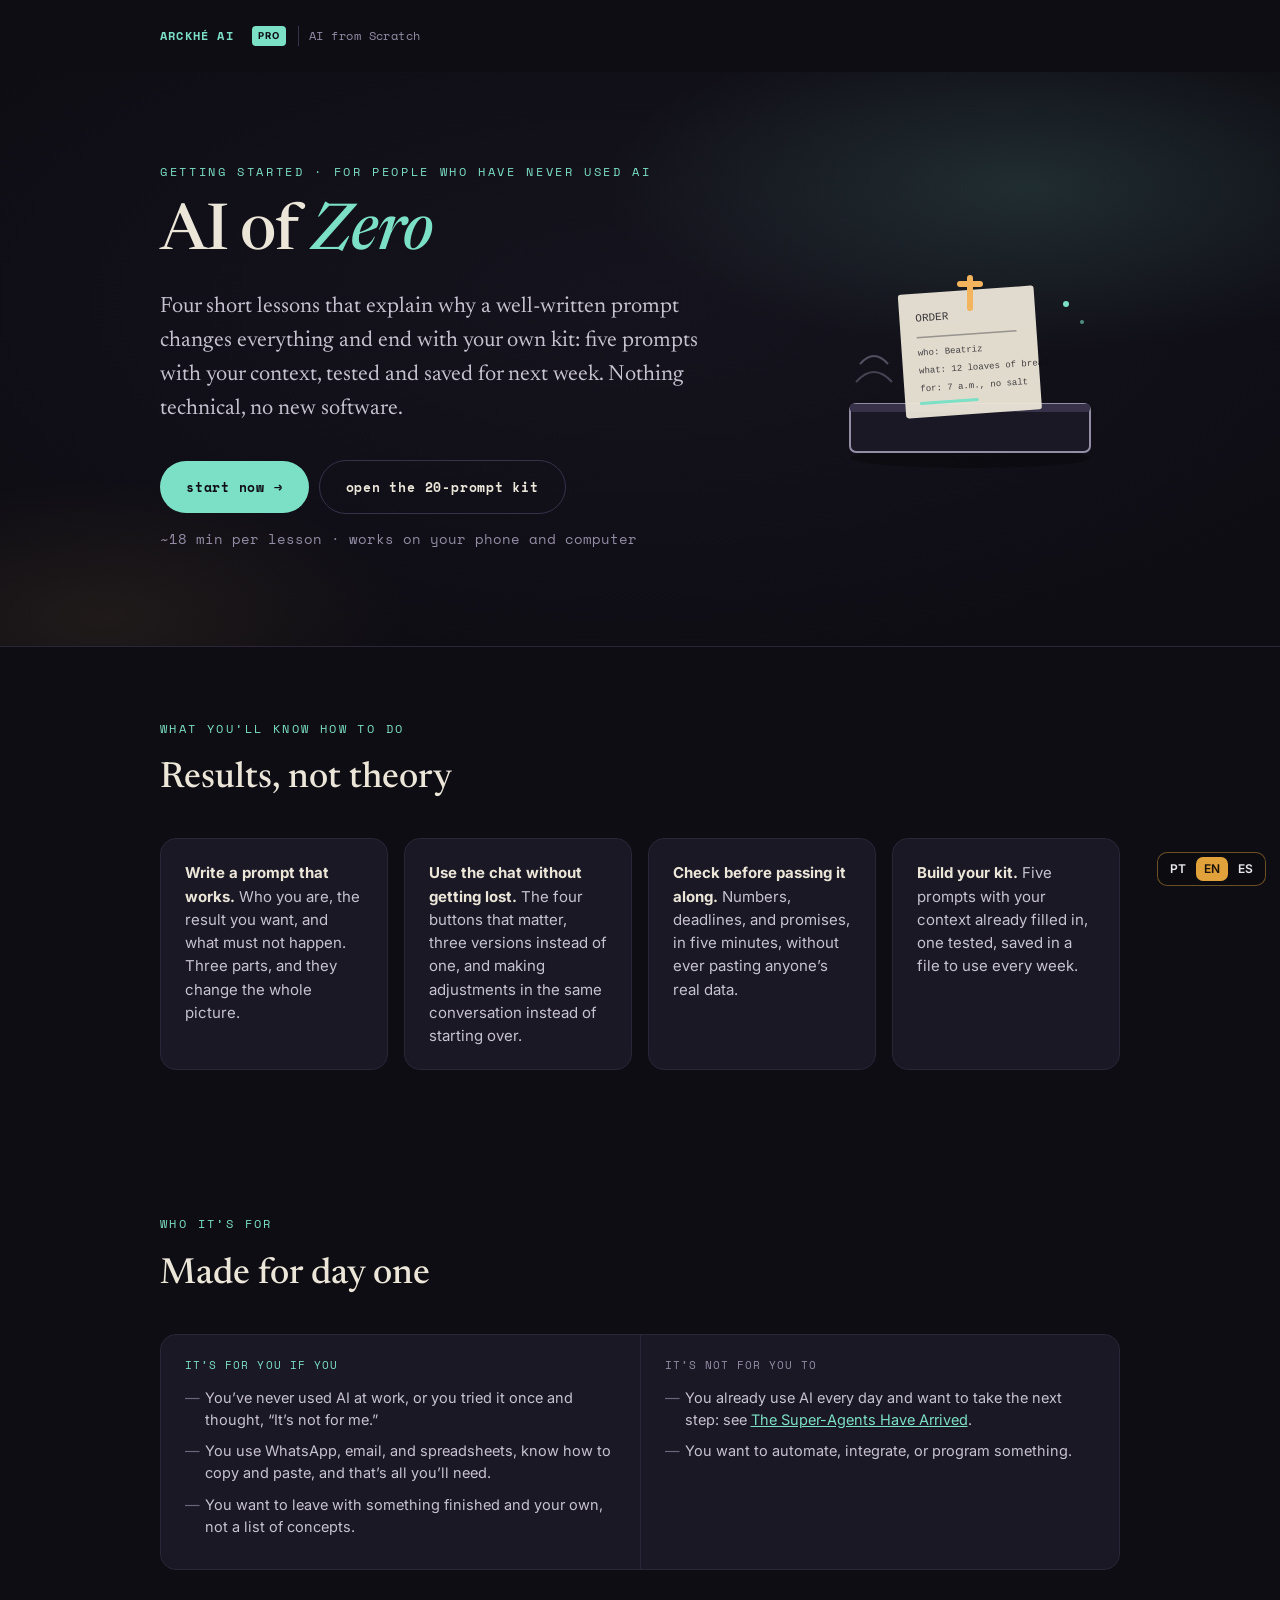
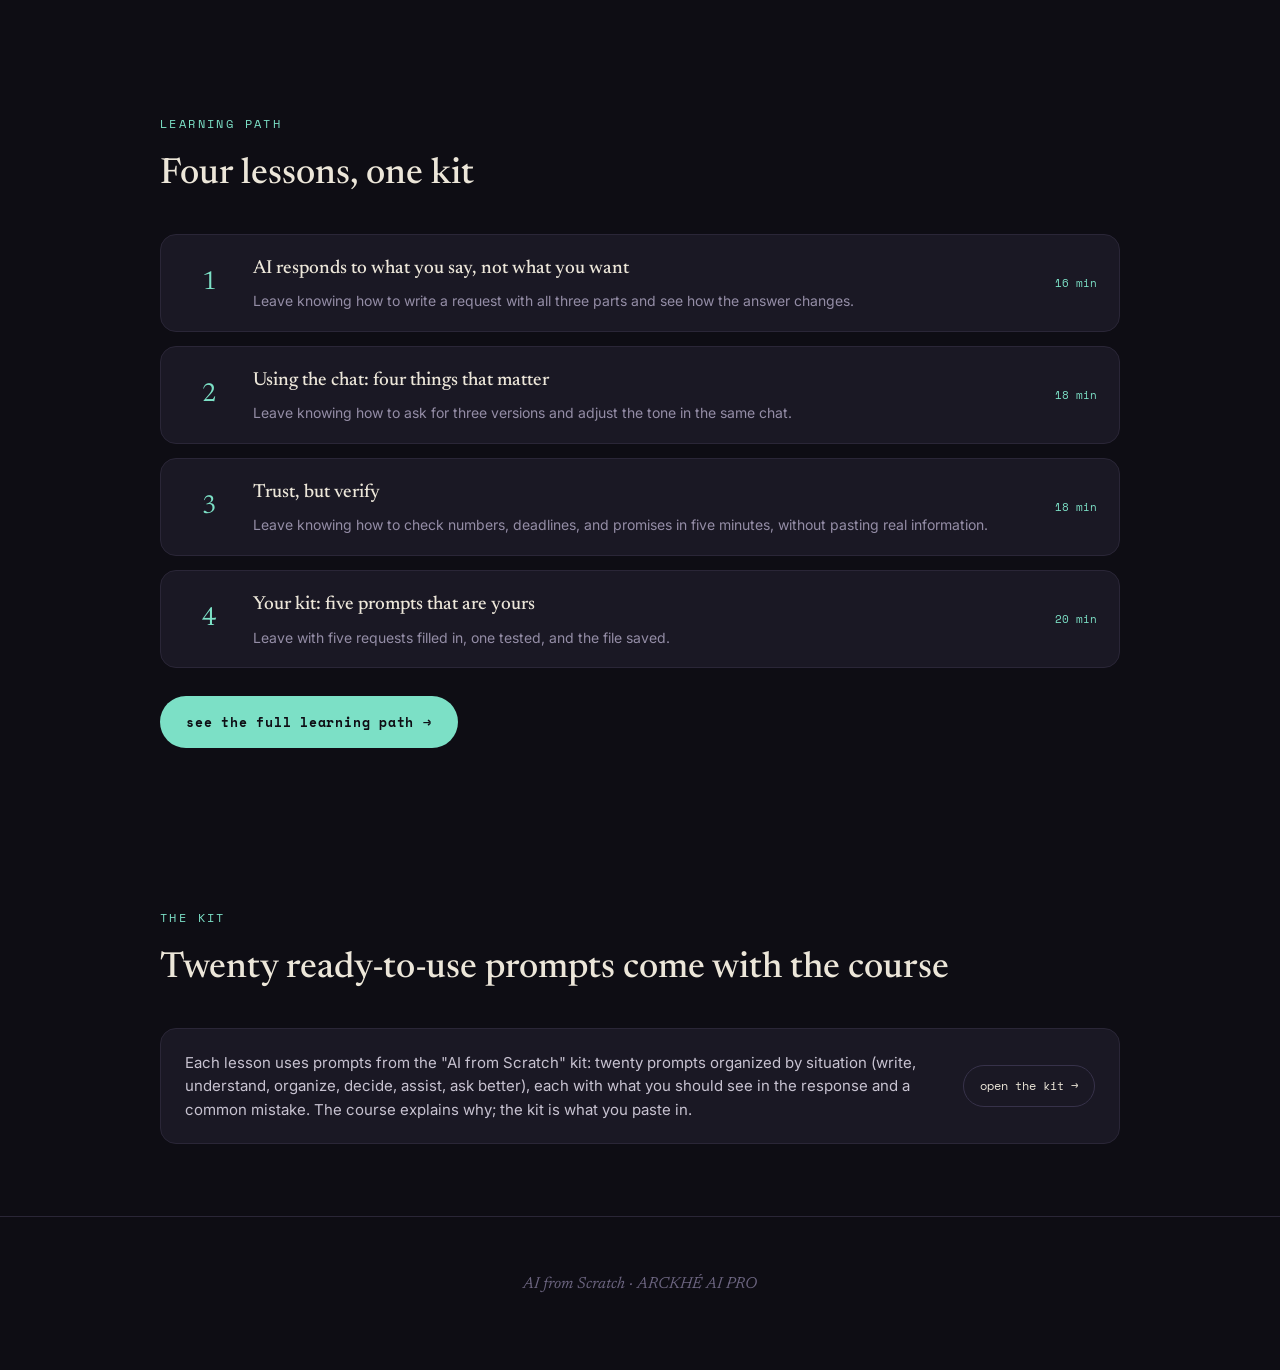
<file: en/landing.html>
<!DOCTYPE html>

<html lang="en">
<head>
<meta charset="utf-8"/>
<meta content="width=device-width, initial-scale=1" name="viewport"/>
<title>AI from Scratch · ARCKHÉ AI PRO</title>
<meta content="The first prompts for people who have never used AI, with the reason behind each one. A course in 4 short lessons, with nothing technical, that ends with your own five-prompt kit." name="description"/>
<meta content="AI from Scratch" property="og:title"/>
<meta content="4 short lessons for people who have never used AI. It ends with your kit of five requests, tested and saved." property="og:description"/>
<meta content="https://linnoff88-dev.github.io/ property="og:image"/>
<link href="https://fonts.googleapis.com" rel="preconnect"/>
<link crossorigin="" href="https://fonts.gstatic.com" rel="preconnect"/>
<link href="https://fonts.googleapis.com/css2?family=Newsreader:ital,opsz,wght@0,6..72,400;0,6..72,500;0,6..72,600;1,6..72,400;1,6..72,500&amp;family=Inter:wght@400;500;600;700&amp;family=Space+Mono:wght@400;700&amp;display=swap" rel="stylesheet"/>
<style>
  :root{
    --bg:#0E0D14;--bg2:#15131d;--panel:#1a1824;--ink:#ECE6D9;--ink-soft:#C7C2D0;--muted:#948DA6;--faint:#6C6580;
    --line:#2A2637;--line2:#37324a;--accent:#7CE0C6;--accent-ink:#0E0D14;--warm:#F2B45C;
    --serif:"Newsreader",Georgia,serif;--sans:"Inter",system-ui,sans-serif;--mono:"Space Mono",ui-monospace,monospace;
  }
  *{box-sizing:border-box}
  html{overflow-x:clip}
  body{margin:0;background:var(--bg);color:var(--ink);font-family:var(--sans);line-height:1.7;-webkit-font-smoothing:antialiased}
  a{color:inherit}
  .wrap{max-width:1080px;margin:0 auto;padding:0 clamp(24px,5vw,60px)}
  header.top{padding:26px 0}
  header.top .wrap{display:flex;align-items:center;gap:10px}
  header.top .mark{font-family:var(--mono);font-size:12px;letter-spacing:.1em;color:var(--accent);text-decoration:none;font-weight:700}
  header.top .pro{background:var(--accent);color:var(--accent-ink);border-radius:4px;padding:2px 6px;font-size:9.5px;font-weight:700;letter-spacing:.1em;text-decoration:none;margin-left:8px}
  header.top .course{color:var(--muted);font-size:12px;letter-spacing:.04em;border-left:1px solid var(--line2);padding-left:10px;margin-left:2px;font-family:var(--mono)}
  .hero{position:relative;padding:10vh 0 9vh;border-bottom:1px solid var(--line);overflow:hidden}
  .hero::before{content:"";position:absolute;inset:0;z-index:0;background:radial-gradient(55% 48% at 80% 20%,rgba(124,224,198,.14),transparent 60%),radial-gradient(40% 40% at 8% 95%,rgba(242,180,92,.08),transparent 60%),radial-gradient(90% 90% at 50% 40%,var(--bg2),var(--bg) 72%)}
  .hero .wrap{position:relative;z-index:1;display:grid;grid-template-columns:minmax(0,1fr) 300px;gap:40px;align-items:center}
  .kicker{font-family:var(--mono);font-size:12px;letter-spacing:.22em;text-transform:uppercase;color:var(--accent);margin:0 0 18px}
  h1{font-family:var(--serif);font-weight:500;font-size:clamp(36px,6vw,64px);line-height:1.05;letter-spacing:-.02em;margin:0 0 22px;max-width:18ch}
  h1 em{font-style:italic;color:var(--accent)}
  .lead{font-family:var(--serif);font-size:clamp(18px,2vw,22px);line-height:1.55;color:var(--ink-soft);max-width:46ch;margin:0 0 34px}
  .cta{display:inline-block;font-family:var(--mono);font-size:13px;letter-spacing:.06em;background:var(--accent);color:var(--accent-ink);text-decoration:none;border-radius:99px;padding:15px 26px;font-weight:700}
  .cta:hover{opacity:.92}
  .cta.ghost{background:transparent;color:var(--ink);border:1px solid var(--line2);margin-left:10px}
  .sub{color:var(--muted);font-size:13.5px;margin-top:14px;font-family:var(--mono)}
  .herofig svg{width:100%;height:auto;display:block}
  @keyframes drift{0%,100%{transform:translateY(0)}50%{transform:translateY(-6px)}}
  .herofig{animation:drift 6s ease-in-out infinite}
  section{padding:8vh 0}
  .eyebrow{font-family:var(--mono);font-size:12px;letter-spacing:.2em;text-transform:uppercase;color:var(--accent);margin:0 0 10px}
  h2{font-family:var(--serif);font-weight:500;font-size:clamp(26px,3.6vw,36px);margin:0 0 28px}
  .resultados{display:grid;grid-template-columns:repeat(auto-fit,minmax(220px,1fr));gap:16px}
  .resultado{border:1px solid var(--line);border-radius:16px;background:var(--panel);padding:22px 24px}
  .resultado p{margin:0;font-size:15px;color:var(--ink-soft);line-height:1.55}
  .resultado p b{color:var(--ink)}
  .aulas{display:grid;gap:14px}
  .au{display:grid;grid-template-columns:52px 1fr auto;gap:18px;align-items:center;text-decoration:none;color:inherit;background:var(--panel);border:1px solid var(--line);border-radius:16px;padding:18px 22px}
  .au .num{font-family:var(--serif);font-size:26px;color:var(--accent);text-align:center}
  .au h3{font-family:var(--serif);font-weight:500;font-size:19px;margin:0 0 4px}
  .au p{margin:0;color:var(--muted);font-size:14px}
  .au .meta{font-family:var(--mono);font-size:11px;color:var(--accent);white-space:nowrap;text-align:right}
  .au:hover{border-color:var(--accent)}
  .fonte{border:1px solid var(--line);border-radius:16px;background:var(--panel);padding:22px 24px;display:grid;grid-template-columns:1fr auto;gap:20px;align-items:center}
  .fonte p{margin:0;color:var(--ink-soft);font-size:15px;line-height:1.55}
  .fonte a.btn{font-family:var(--mono);font-size:12px;border:1px solid var(--line2);border-radius:99px;padding:10px 16px;text-decoration:none;color:var(--ink);white-space:nowrap}
  .fonte a.btn:hover{border-color:var(--accent)}
  .publico{display:grid;grid-template-columns:1fr 1fr;gap:1px;background:var(--line);border:1px solid var(--line);border-radius:16px;overflow:hidden}
  .publico .col{background:var(--panel);padding:22px 24px}
  .publico .lbl{font-family:var(--mono);font-size:10.5px;letter-spacing:.1em;text-transform:uppercase;margin:0 0 12px}
  .publico .col.sim .lbl{color:var(--accent)}
  .publico .col.nao .lbl{color:var(--muted)}
  .publico ul{margin:0;padding:0;list-style:none}
  .publico li{position:relative;padding-left:20px;margin:0 0 10px;color:var(--ink-soft);font-size:14.5px;line-height:1.5}
  .publico li::before{content:"—";position:absolute;left:0;color:var(--faint)}
  footer{border-top:1px solid var(--line);padding:6vh 0 8vh;color:var(--faint);text-align:center;font-family:var(--serif);font-style:italic}
  @media(max-width:820px){ .hero .wrap{grid-template-columns:1fr} .herofig{max-width:260px} }
  @media(max-width:720px){ .publico{grid-template-columns:1fr} .fonte{grid-template-columns:1fr} .au{grid-template-columns:44px 1fr} .au .meta{grid-column:2;text-align:left} .cta.ghost{margin:10px 0 0} }
  @media(prefers-reduced-motion:reduce){*{animation:none!important}}
</style>
<link href="https://linnoff88-dev.github.io/ hreflang="pt-BR" rel="alternate"/><link href="https://linnoff88-dev.github.io/ hreflang="en" rel="alternate"/><link href="https://linnoff88-dev.github.io/ hreflang="es" rel="alternate"/></head>
<body><div class="ARCKHÉ-lang" style="position:fixed;right:14px;bottom:14px;z-index:9999;display:flex;gap:2px;padding:4px;border-radius:10px;background:rgba(12,12,16,.82);border:1px solid rgba(226,162,59,.45);font:600 12px/1 Sora,Inter,system-ui,sans-serif;backdrop-filter:blur(8px)" translate="no"><a href="../landing.html" hreflang="pt-BR" style="padding:6px 8px;border-radius:7px;text-decoration:none;color:#e9e9ee">PT</a><a href="./landing.html" hreflang="en" style="padding:6px 8px;border-radius:7px;text-decoration:none;color:#1a1206;background:#E2A23B">EN</a><a href="../es/landing.html" hreflang="es" style="padding:6px 8px;border-radius:7px;text-decoration:none;color:#e9e9ee">ES</a></div>
<header class="top"><div class="wrap">
<a class="mark" href="https://ARCKHÉ AI" rel="noopener" target="_blank">ARCKHÉ AI</a>
<a class="pro" href="https://ARCKHÉ.pro" rel="noopener" target="_blank">PRO</a>
<span class="course">AI from Scratch</span>
</div></header>
<section class="hero"><div class="wrap">
<div>
<p class="kicker">Getting started · for people who have never used AI</p>
<h1>AI of <em>Zero</em></h1>
<p class="lead">Four short lessons that explain why a well-written prompt changes everything and end with your own kit: five prompts with your context, tested and saved for next week. Nothing technical, no new software.</p>
<a class="cta" href="curso.html#trilha">start now →</a><a class="cta ghost" href="https://linnoff88-dev.github.io/ rel="noopener" target="_blank">open the 20-prompt kit</a>
<p class="sub">~18 min per lesson · works on your phone and computer</p>
</div>
<!-- metáfora: o bilhete de encomenda da padaria, preso com clipe -->
<div class="herofig"><svg aria-hidden="true" fill="none" viewbox="0 0 300 240">
<ellipse cx="150" cy="214" fill="#000" opacity=".28" rx="120" ry="10"></ellipse>
<rect fill="#1a1824" height="48" rx="6" stroke="#948DA6" stroke-width="2" width="240" x="30" y="160"></rect>
<rect fill="#37324a" height="8" rx="3" width="240" x="30" y="160"></rect>
<g transform="rotate(-4 150 110)">
<rect fill="#ECE6D9" height="124" opacity=".95" rx="3" width="136" x="82" y="46"></rect>
<text fill="#0E0D14" font-family="monospace" font-size="11" opacity=".8" x="98" y="74">ORDER</text>
<path d="M98 90 h100" opacity=".35" stroke="#0E0D14" stroke-width="1.5"></path>
<text fill="#0E0D14" font-family="monospace" font-size="9" opacity=".75" x="98" y="108">who: Beatriz</text>
<text fill="#0E0D14" font-family="monospace" font-size="9" opacity=".75" x="98" y="126">what: 12 loaves of bread</text>
<text fill="#0E0D14" font-family="monospace" font-size="9" opacity=".75" x="98" y="144">for: 7 a.m., no salt</text>
<path d="M98 156 h56" stroke="#7CE0C6" stroke-linecap="round" stroke-width="3"></path>
</g>
<path d="M150 34 v30" stroke="#F2B45C" stroke-linecap="round" stroke-width="6"></path>
<path d="M140 40 h20" stroke="#F2B45C" stroke-linecap="round" stroke-width="6"></path>
<circle cx="246" cy="60" fill="#7CE0C6" r="3"></circle><circle cx="262" cy="78" fill="#7CE0C6" opacity=".6" r="2"></circle>
<path d="M40 120 q14 -16 28 0" fill="none" opacity=".5" stroke="#948DA6" stroke-width="2"></path>
<path d="M36 138 q18 -20 36 0" fill="none" opacity=".4" stroke="#948DA6" stroke-width="2"></path>
</svg></div>
</div></section>
<section><div class="wrap">
<p class="eyebrow">What you’ll know how to do</p>
<h2>Results, not theory</h2>
<div class="resultados">
<div class="resultado"><p><b>Write a prompt that works.</b> Who you are, the result you want, and what must not happen. Three parts, and they change the whole picture.</p></div>
<div class="resultado"><p><b>Use the chat without getting lost.</b> The four buttons that matter, three versions instead of one, and making adjustments in the same conversation instead of starting over.</p></div>
<div class="resultado"><p><b>Check before passing it along.</b> Numbers, deadlines, and promises, in five minutes, without ever pasting anyone’s real data.</p></div>
<div class="resultado"><p><b>Build your kit.</b> Five prompts with your context already filled in, one tested, saved in a file to use every week.</p></div>
</div>
</div></section>
<section><div class="wrap">
<p class="eyebrow">Who it’s for</p>
<h2>Made for day one</h2>
<div class="publico">
<div class="col sim">
<p class="lbl">it’s for you if you</p>
<ul>
<li>You’ve never used AI at work, or you tried it once and thought, “It’s not for me.”</li>
<li>You use WhatsApp, email, and spreadsheets, know how to copy and paste, and that’s all you’ll need.</li>
<li>You want to leave with something finished and your own, not a list of concepts.</li>
</ul>
</div>
<div class="col nao">
<p class="lbl">it’s not for you to</p>
<ul>
<li>You already use AI every day and want to take the next step: see <a href="https://linnoff88-dev.github.io/ rel="noopener" style="color:var(--accent)" target="_blank">The Super-Agents Have Arrived</a>.</li>
<li>You want to automate, integrate, or program something.</li>
</ul>
</div>
</div>
</div></section>
<section><div class="wrap">
<p class="eyebrow">Learning path</p>
<h2>Four lessons, one kit</h2>
<div class="aulas">
<a class="au" href="curso.html#aula-1"><div class="num">1</div><div><h3>AI responds to what you say, not what you want</h3><p>Leave knowing how to write a request with all three parts and see how the answer changes.</p></div><div class="meta">16 min</div></a>
<a class="au" href="curso.html#aula-2"><div class="num">2</div><div><h3>Using the chat: four things that matter</h3><p>Leave knowing how to ask for three versions and adjust the tone in the same chat.</p></div><div class="meta">18 min</div></a>
<a class="au" href="curso.html#aula-3"><div class="num">3</div><div><h3>Trust, but verify</h3><p>Leave knowing how to check numbers, deadlines, and promises in five minutes, without pasting real information.</p></div><div class="meta">18 min</div></a>
<a class="au" href="curso.html#aula-4"><div class="num">4</div><div><h3>Your kit: five prompts that are yours</h3><p>Leave with five requests filled in, one tested, and the file saved.</p></div><div class="meta">20 min</div></a>
</div>
<p style="margin-top:28px"><a class="cta" href="curso.html#trilha">see the full learning path →</a></p>
</div></section>
<section><div class="wrap">
<p class="eyebrow">The kit</p>
<h2>Twenty ready-to-use prompts come with the course</h2>
<div class="fonte">
<p>Each lesson uses prompts from the "AI from Scratch" kit: twenty prompts organized by situation (write, understand, organize, decide, assist, ask better), each with what you should see in the response and a common mistake. The course explains why; the kit is what you paste in.</p>
<a class="btn" href="https://linnoff88-dev.github.io/ rel="noopener" target="_blank">open the kit →</a>
</div>
</div></section>
<footer><div class="wrap">AI from Scratch · ARCKHÉ AI PRO</div></footer>
</body>
</html>
</file>
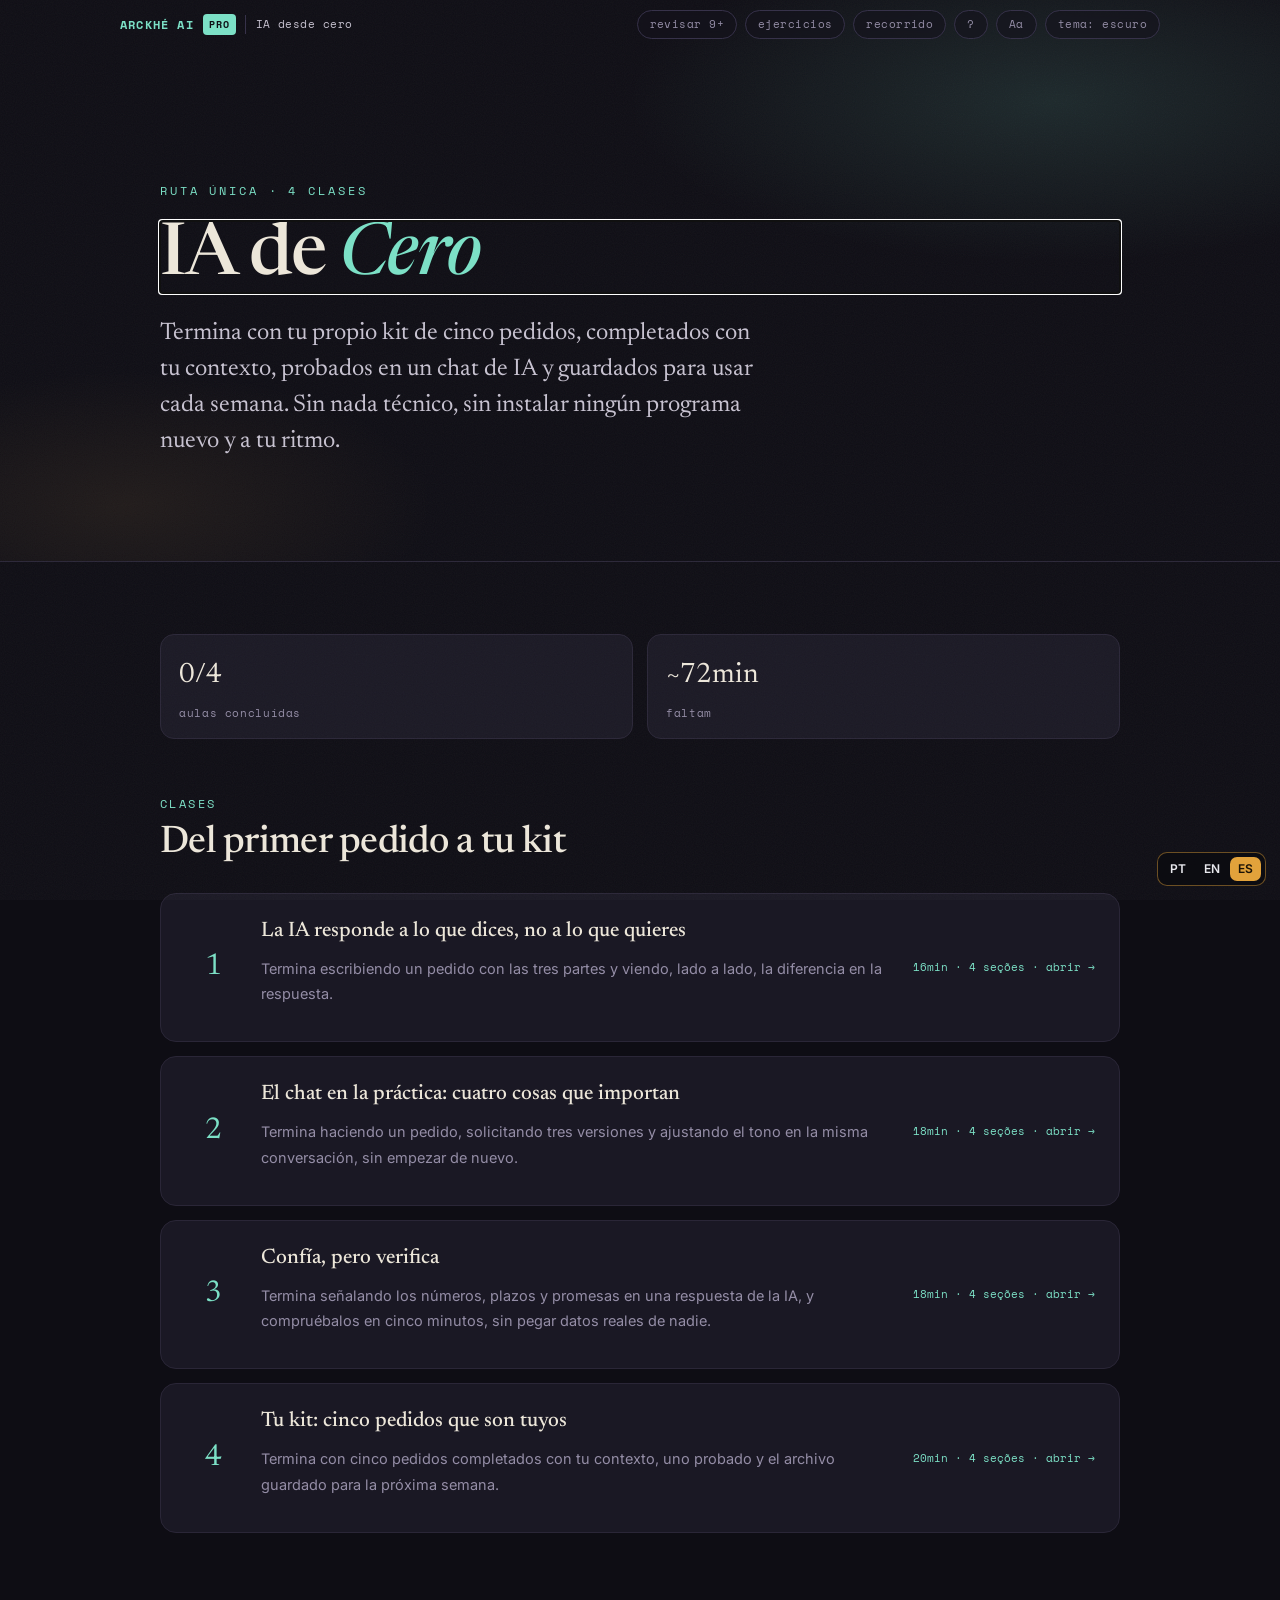
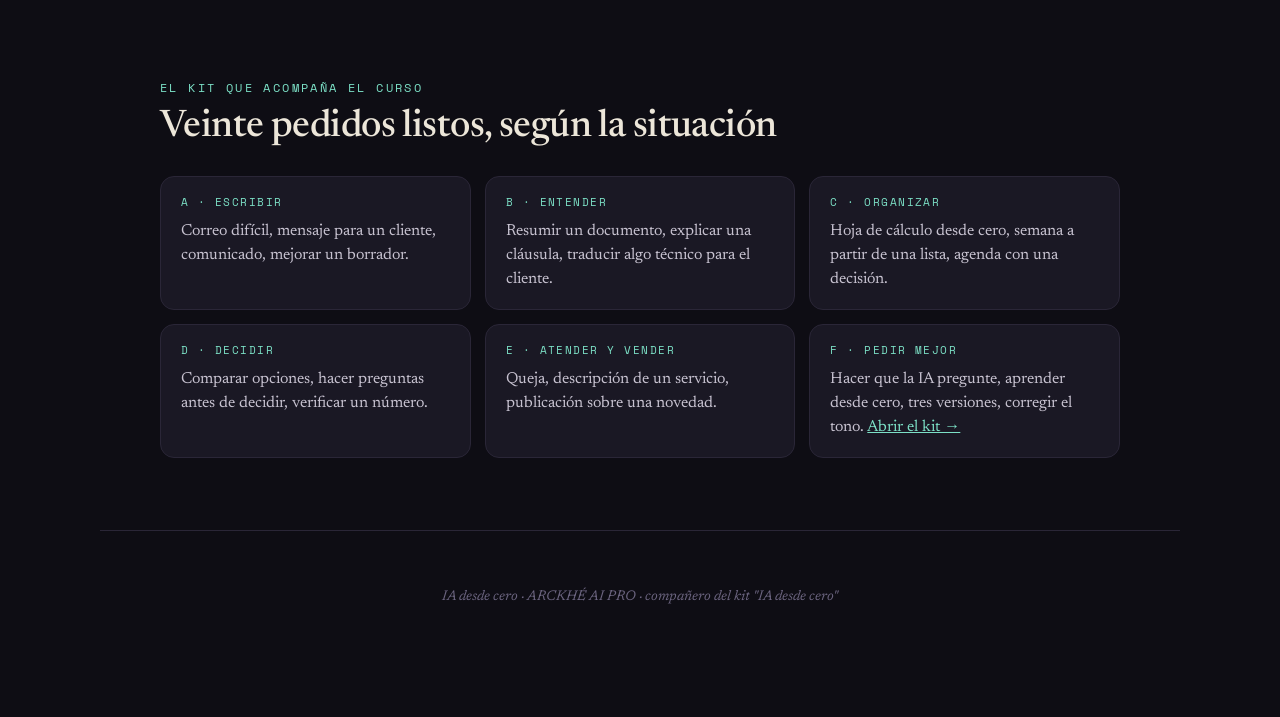
<file: es/curso.html>
<!DOCTYPE html>

<!-- Curso formato-curso v5 — página única (trilha + 6 aulas como views, roteamento por hash). Motor: assets/curso.js. -->
<html data-theme="dark" lang="es">
<head>
<meta charset="utf-8"/>
<meta content="width=device-width, initial-scale=1" name="viewport"/>
<meta content="iadozero-v5" name="curso"/>
<title>IA desde cero · ARCKHÉ AI PRO</title>
<meta content="Los primeros pedidos para quienes nunca usaron IA, con el porqué de cada uno. Curso de 4 clases cortas, sin nada técnico, que termina con tu propio kit de cinco pedidos." name="description"/>
<link href="https://fonts.googleapis.com" rel="preconnect"/>
<link crossorigin="" href="https://fonts.gstatic.com" rel="preconnect"/>
<link href="https://fonts.googleapis.com/css2?family=Newsreader:ital,opsz,wght@0,6..72,400;0,6..72,500;0,6..72,600;1,6..72,400;1,6..72,500&amp;family=Inter:wght@400;500;600;700&amp;family=Space+Mono:wght@400;700&amp;display=swap" rel="stylesheet"/>
<link href="../assets/aula.css" rel="stylesheet"/>
<script>(function(){try{var m=document.querySelector('meta[name=curso]');var CK=(m&&m.content)||'v5:curso';var s=JSON.parse(localStorage.getItem(CK));if(s&&s.prefs&&s.prefs.theme)document.documentElement.setAttribute('data-theme',s.prefs.theme);}catch(e){}})();</script>
<!--
  PROTOCOLO DE DESCOBERTA (formato-curso-v5, Passo 0 — registrado 2026-09-07; público e profissões confirmados pelo usuário
  ao aprovar o kit ia-do-zero + este curso na mesma sessêo):
  - Público específico: pessoas 40+ que nunca usaram IA no trabalho, ou usaram uma ou duas vezes e desistiram; usam
    WhatsApp, e-mail e planilha; sabem abrir um site e copiar/colar.
  - Profissões-alvo (≥2): gestora de RH (Marta) · dona de clínica de fisioterapia (Beatriz) · coordenador de marketing de
    uma rede de lojas (Paulo) · gerente de atendimento ao cliente (Renata) — as mesmas personagens do kit, no primeiro dia com IA.
  - Familiaridade com tecnologia: nenhuma com IA. Sem código, sem terminal, sem nenhum programa novo.
  - Resultado prático esperado: sair com o próprio kit de cinco pedidos preenchidos com o seu contexto, guardado num
    arquivo e testado, e com a rotina pedir → ajustar → conferir.
  - Tempo por sessêo: 15–20 minutos por aula.
  Fonte do conteúdo: o kit "IA do Zero" (https://linnoff88-dev.github.io/ 20 pedidos por situaçêo + 10 dicas.
  Auditoria anti-clone (contra agi-ready, 2026-09-07, e pffia, 2026-09-06): 4 aulas FUND·FERR·FUND·PRAT (agi-ready: 6,
  FUND·FUND·FERR·FUND·FUND·PRAT); práticas prompt·prompt·tarefa·tarefa (agi-ready: tarefa·analise·prompt·tarefa·tarefa·prompt);
  mesmas personagens em situações novas (primeiro dia com IA, sem agentes); metáforas novas (bilhete de encomenda da padaria,
  controle remoto com quatro botões, óculos e lupa sobre o recibo, caixinha de fichas de receita).
-->
<style>
  .view{display:none}.view.active{display:block}
  /* bloco colável: quebra de linha no mobile, sem forçar a largura da coluna */
  .layout .col{min-width:0}
  .pcodewrap .pcode{white-space:pre-wrap;overflow-wrap:anywhere;word-break:break-word}
  /* balêo do glossário: fora do layout quando escondido (evita rolagem lateral no celular); no celular, ancora na borda mais próxima */
  .gterm:not(:hover):not(:focus)::after{display:none}
  html{overflow-x:clip}
  @media(max-width:940px){.gterm::after{max-width:min(280px,calc(100vw - 48px))}}
  .lnav{max-width:1160px;margin:0 auto 5vh;padding:0 clamp(24px,5vw,60px);display:flex;justify-content:space-between;gap:12px}
  .lnav a{font-family:var(--mono);font-size:12px;color:var(--muted);text-decoration:none;border:1px solid var(--line2);border-radius:12px;padding:12px 16px}
  .lnav a:hover{border-color:var(--accent);color:var(--ink)}
  #v-trilha .wrap{max-width:1080px;margin:0 auto;padding:0 clamp(24px,5vw,60px)}
  #v-trilha .t-hero{position:relative;overflow:hidden;padding:20vh 0 8vh;border-bottom:1px solid var(--line)}
  #v-trilha .t-hero::before{content:"";position:absolute;inset:0;z-index:0;background:radial-gradient(55% 48% at 82% 18%,rgba(124,224,198,.13),transparent 60%),radial-gradient(40% 40% at 10% 90%,rgba(242,180,92,.08),transparent 60%)}
  #v-trilha .t-hero .wrap{position:relative;z-index:1}
  #v-trilha h1{font-family:var(--serif);font-weight:500;font-size:clamp(40px,6.4vw,72px);line-height:1;letter-spacing:-.025em;margin:0 0 22px}
  #v-trilha h1 em{font-style:italic;color:var(--accent)}
  #v-trilha .lead{font-family:var(--serif);font-size:clamp(19px,2.1vw,24px);line-height:1.5;color:var(--ink-soft);max-width:46ch;margin:0 0 30px}
  #v-trilha section{padding:8vh 0}
  #v-trilha .eyebrow{font-family:var(--mono);font-size:12px;letter-spacing:.2em;text-transform:uppercase;color:var(--accent);margin:0 0 8px}
  #v-trilha h2{display:block;font-family:var(--serif);font-weight:500;font-size:clamp(26px,3.6vw,38px);margin:0 0 28px}
  #v-trilha .aulas{display:grid;gap:14px}
  #v-trilha .au{display:grid;grid-template-columns:56px 1fr auto;gap:20px;align-items:center;text-decoration:none;color:inherit;background:var(--panel);border:1px solid var(--line);border-radius:16px;padding:20px 24px}
  #v-trilha .au:hover{border-color:var(--accent)}
  #v-trilha .au .num{font-family:var(--serif);font-size:30px;color:var(--accent);text-align:center}
  #v-trilha .au h3{font-family:var(--serif);font-weight:500;font-size:21px;margin:0 0 5px}
  #v-trilha .au p{margin:0;color:var(--muted);font-size:14.5px}
  #v-trilha .au .meta{font-family:var(--mono);font-size:11px;color:var(--accent);white-space:nowrap;text-align:right}
  #v-trilha .au .prog{position:static;margin-top:10px;height:5px;border-radius:99px;background:var(--line);overflow:hidden;max-width:220px;width:auto}
  #v-trilha .au .prog i{display:block;height:100%;width:100%;background:var(--accent);transform:scaleX(0);transform-origin:left;transition:transform .5s}
  #v-trilha .blocos{display:grid;grid-template-columns:repeat(auto-fit,minmax(240px,1fr));gap:14px;margin-top:6px}
  #v-trilha .bloco{border:1px solid var(--line);border-radius:14px;background:var(--panel);padding:18px 20px}
  #v-trilha .bloco .bk{font-family:var(--mono);font-size:10.5px;letter-spacing:.14em;text-transform:uppercase;color:var(--accent);margin:0 0 8px}
  #v-trilha .bloco p{margin:0;font-family:var(--serif);font-size:16px;line-height:1.5;color:var(--ink-soft)}
  #v-trilha footer{max-width:1080px;margin:0 auto;padding:6vh clamp(24px,5vw,60px) 12vh;color:var(--faint);text-align:center;font-family:var(--serif);font-style:italic;border-top:1px solid var(--line)}
  @media(max-width:720px){#v-trilha .au{grid-template-columns:44px 1fr}#v-trilha .au .meta{grid-column:2;text-align:left}}
</style>
<link href="https://linnoff88-dev.github.io/ hreflang="pt-BR" rel="alternate"/><link href="https://linnoff88-dev.github.io/ hreflang="en" rel="alternate"/><link href="https://linnoff88-dev.github.io/ hreflang="es" rel="alternate"/></head>
<body><div class="ARCKHÉ-lang" style="position:fixed;right:14px;bottom:14px;z-index:9999;display:flex;gap:2px;padding:4px;border-radius:10px;background:rgba(12,12,16,.82);border:1px solid rgba(226,162,59,.45);font:600 12px/1 Sora,Inter,system-ui,sans-serif;backdrop-filter:blur(8px)" translate="no"><a href="../curso.html" hreflang="pt-BR" style="padding:6px 8px;border-radius:7px;text-decoration:none;color:#e9e9ee">PT</a><a href="../en/curso.html" hreflang="en" style="padding:6px 8px;border-radius:7px;text-decoration:none;color:#e9e9ee">EN</a><a href="./curso.html" hreflang="es" style="padding:6px 8px;border-radius:7px;text-decoration:none;color:#1a1206;background:#E2A23B">ES</a></div>
<div class="bar"><div class="bar-inner">
<span class="brand"><a class="mark" href="https://ARCKHÉ AI" rel="noopener" target="_blank">ARCKHÉ AI</a><a class="pro" href="https://ARCKHÉ.pro" rel="noopener" target="_blank">PRO</a><a class="course" href="landing.html">IA desde cero</a></span>
<a class="back" href="#trilha" style="display:none">← ruta</a>
<button class="pill" id="pill" style="display:none">0 leído</button>
<button id="revbtn">revisar <span id="revn">0</span></button>
<button id="exbtn">ejercicios</button>
<button id="jorbtn">recorrido</button>
<button aria-label="Cómo funciona" id="helpbtn">?</button>
<button aria-label="Preferencias de lectura" id="prefsbtn">Aa</button>
<button id="themebtn">tema: oscuro</button>
</div></div>
<!-- ===== TRILHA ===== -->
<section class="view" id="v-trilha">
<header class="t-hero"><div class="wrap">
<p class="kicker">Ruta única · 4 clases</p>
<h1>IA de <em>Cero</em></h1>
<p class="lead">Termina con tu propio kit de cinco pedidos, completados con tu contexto, probados en un chat de IA y guardados para usar cada semana. Sin nada técnico, sin instalar ningún programa nuevo y a tu ritmo.</p>
</div></header>
<section><div class="wrap">
<div class="statcards"></div>
<p class="eyebrow">Clases</p>
<h2>Del primer pedido a tu kit</h2>
<div class="aulas">
<a class="au on" data-aula="1" href="#aula-1">
<div class="num">1</div>
<div><h3>La IA responde a lo que dices, no a lo que quieres</h3><p>Termina escribiendo un pedido con las tres partes y viendo, lado a lado, la diferencia en la respuesta.</p><div class="prog"><i></i></div></div>
<div class="meta">16 min · abrir →</div>
</a>
<a class="au on" data-aula="2" href="#aula-2">
<div class="num">2</div>
<div><h3>El chat en la práctica: cuatro cosas que importan</h3><p>Termina haciendo un pedido, solicitando tres versiones y ajustando el tono en la misma conversación, sin empezar de nuevo.</p><div class="prog"><i></i></div></div>
<div class="meta">18 min · abrir →</div>
</a>
<a class="au on" data-aula="3" href="#aula-3">
<div class="num">3</div>
<div><h3>Confía, pero verifica</h3><p>Termina señalando los números, plazos y promesas en una respuesta de la IA, y compruébalos en cinco minutos, sin pegar datos reales de nadie.</p><div class="prog"><i></i></div></div>
<div class="meta">18 min · abrir →</div>
</a>
<a class="au on" data-aula="4" href="#aula-4">
<div class="num">4</div>
<div><h3>Tu kit: cinco pedidos que son tuyos</h3><p>Termina con cinco pedidos completados con tu contexto, uno probado y el archivo guardado para la próxima semana.</p><div class="prog"><i></i></div></div>
<div class="meta">20 min · abrir →</div>
</a>
</div>
</div></section>
<section><div class="wrap">
<p class="eyebrow">El kit que acompaña el curso</p>
<h2>Veinte pedidos listos, según la situación</h2>
<div class="blocos">
<div class="bloco"><p class="bk">A · Escribir</p><p>Correo difícil, mensaje para un cliente, comunicado, mejorar un borrador.</p></div>
<div class="bloco"><p class="bk">B · Entender</p><p>Resumir un documento, explicar una cláusula, traducir algo técnico para el cliente.</p></div>
<div class="bloco"><p class="bk">C · Organizar</p><p>Hoja de cálculo desde cero, semana a partir de una lista, agenda con una decisión.</p></div>
<div class="bloco"><p class="bk">D · Decidir</p><p>Comparar opciones, hacer preguntas antes de decidir, verificar un número.</p></div>
<div class="bloco"><p class="bk">E · Atender y vender</p><p>Queja, descripción de un servicio, publicación sobre una novedad.</p></div>
<div class="bloco"><p class="bk">F · Pedir mejor</p><p>Hacer que la IA pregunte, aprender desde cero, tres versiones, corregir el tono. <a href="https://linnoff88-dev.github.io/ rel="noopener" style="color:var(--accent)" target="_blank">Abrir el kit →</a></p></div>
</div>
</div></section>
<footer><div class="wrap">IA desde cero · ARCKHÉ AI PRO · compañero del kit "IA desde cero"</div></footer>
</section>
<!-- ===== AULA 1 · FUNDAMENTO ===== -->
<section class="view" data-aula="1" data-tempo="16min" id="v-aula-1">
<header class="hero"><div class="hero-inner">
<div>
<p class="kicker">Ruta única · Clase 1</p>
<h1>La IA responde a lo que dices,<br/><em>no a lo que quieres</em></h1>
<p class="promise">Al terminar esta clase podrás escribir un pedido con las tres partes (quién eres, el resultado que quieres y qué no puede pasar) y ver, lado a lado, la diferencia entre la respuesta a un pedido vago y a este.</p>
<p class="why">Casi todos los que intentaron usar IA una vez y se dieron por vencidos hicieron lo mismo: escribieron cuatro palabras, recibieron un texto que parecía de un banco y concluyeron que "esto no sirve para mi trabajo". No era la IA. Era el pedido. Esta clase muestra las tres partes que faltaban, con ejemplos de quienes pasaron por eso, y termina con una comparación de las dos respuestas en tu propia pantalla.</p>
<p class="cue"><span class="arw">↓</span> desplázate para estudiar</p>
</div>
<!-- herofig · registro METÁFORA-DO-MUNDO-REAL: o bilhete de encomenda preso com clipe no balcêo da padaria — nome, o que é, quantas, para que hora. Bilhete completo vira o pêo certo; "pêo" vira qualquer pêo. -->
<div class="herofig"><svg aria-hidden="true" fill="none" viewbox="0 0 300 240">
<ellipse cx="150" cy="216" fill="#000" opacity=".25" rx="118" ry="9"></ellipse>
<rect fill="#1a1824" height="48" rx="6" stroke="#948DA6" stroke-width="2" width="244" x="28" y="160"></rect>
<rect fill="#37324a" height="8" rx="3" width="244" x="28" y="160"></rect>
<ellipse cx="228" cy="150" fill="#221f2e" rx="26" ry="12" stroke="#948DA6" stroke-width="2"></ellipse>
<path d="M206 148 q22 -14 44 0" fill="none" stroke="#F2B45C" stroke-width="3"></path>
<path d="M214 144 l4 -6 M226 140 l0 -7 M238 144 l-4 -6" stroke="#F2B45C" stroke-linecap="round" stroke-width="2"></path>
<g transform="rotate(-5 120 100)">
<rect fill="#ECE6D9" height="112" opacity=".95" rx="3" width="116" x="62" y="48"></rect>
<rect fill="none" height="18" rx="6" stroke="#948DA6" stroke-width="3" width="24" x="108" y="38"></rect>
<text fill="#0E0D14" font-family="monospace" font-size="9" opacity=".8" x="74" y="72">Nombre:</text>
<path d="M104 70 h60" opacity=".55" stroke="#0E0D14" stroke-linecap="round" stroke-width="2"></path>
<text fill="#0E0D14" font-family="monospace" font-size="9" opacity=".8" x="74" y="92">Qué:</text>
<path d="M108 90 h56" opacity=".55" stroke="#0E0D14" stroke-linecap="round" stroke-width="2"></path>
<text fill="#0E0D14" font-family="monospace" font-size="9" opacity=".8" x="74" y="112">¿Cuántos:</text>
<path d="M118 110 h30" opacity=".55" stroke="#0E0D14" stroke-linecap="round" stroke-width="2"></path>
<text fill="#0E0D14" font-family="monospace" font-size="9" opacity=".8" x="74" y="132">Para:</text>
<path d="M100 130 h40" stroke="#7CE0C6" stroke-linecap="round" stroke-width="3"></path>
<path d="M74 148 h70" opacity=".3" stroke="#0E0D14" stroke-dasharray="3 3" stroke-width="1.5"></path>
</g>
<path d="M232 60 l28 -4" stroke="#948DA6" stroke-linecap="round" stroke-width="5"></path>
<path d="M258 56 l8 -1" stroke="#F2B45C" stroke-linecap="round" stroke-width="5"></path>
<circle cx="44" cy="70" fill="#7CE0C6" r="3"></circle><circle cx="36" cy="88" fill="#7CE0C6" opacity=".6" r="2"></circle>
</svg></div>
</div></header>
<div class="layout">
<div class="col">
<section class="step" data-fig="1" data-kind="fundamento">
<h2><span class="n">01</span> La IA no sabe quién eres</h2>
<p>Cuando abres un <span class="gterm" data-def="O site ou aplicativo onde você escreve e a IA responde, como ChatGPT, Claude, Gemini ou Copilot. Funciona como uma conversa por mensagens." tabindex="0">chat de IA</span> por primera vez, la pantalla es un cuadro para escribir y nada más. Del otro lado no hay nadie que conozca tu empresa, tu cliente o tu forma de hablar. La IA ha leído una enorme cantidad de textos de todo el mundo, pero no ha leído nada sobre ti. Por eso responde a una persona genérica que no existe.</p>
<p>Esto explica la primera decepción de casi cualquier principiante. Escribes "mensaje para paciente" y recibes un texto educado, largo y sin personalidad, que serviría para cualquier clínica del país. No es que la IA sea mala. Es que le pediste algo para cualquiera y te entregó algo para cualquiera. La primera parte de una buena solicitud es decir quién eres y para quién es la respuesta.</p>
<!-- ex-prof --><p>Beatriz, dueña de una clínica de fisioterapia con seis profesionales, hizo exactamente eso en el primer intento. Pidió "un mensaje para recordar una cita" y recibió cuatro párrafos que empezaban con "Estimado paciente". En el segundo intento, escribió antes: "soy dueña de una clínica de fisioterapia de barrio, hablo con los pacientes por WhatsApp en un tono cercano, la mayoría tiene más de 50 años". El mensaje llegó en tres líneas y con el tono correcto. La IA era la misma. Lo que cambió fue lo que sabía sobre Beatriz.</p>
<p>No tiene que ser largo. Una frase suele bastar: quién eres, qué haces y con quién hablas. Es la diferencia entre pedir un pan en el mostrador y dejar una nota de pedido con el nombre, la cantidad y la hora.</p>
<div class="mobfig" data-mobfig="1"></div>
<button class="readbtn" data-read="s1">marcar como leído</button>
</section>
<section class="step" data-fig="2" data-kind="fundamento">
<h2><span class="n">02</span> Di el resultado, no el camino</h2>
<p>La segunda parte es la más importante y la que más gente olvida. Di qué quieres que pase después de usar la respuesta. "Escribe un correo electrónico amable" describe el camino. "Quiero que el proveedor acepte el plazo del viernes" describe el resultado. La IA hace mucho mejor lo segundo, porque así sabe adónde tiene que llevar el texto.</p>
<p>Piensa en cómo delegas una tarea a una persona de confianza. No le dictas cada frase. Le dices qué debe pasar y dejas que elija las palabras. Con la IA es igual. Cuando describes el camino, ella sigue ese camino y el resultado queda al azar. Cuando describes el resultado, ella elige el camino para llegar hasta allí.</p>
<!-- ex-prof --><p>Marta, gerente de RR. HH. de una fábrica de envases con 120 empleados, necesitaba avisar que las solicitudes de vacaciones empezarían a hacerse por el sistema y no por correo electrónico. La primera vez pidió "un comunicado sobre vacaciones". Recibió un texto genérico, lo reescribió, volvió a pedirlo, ajustó el tono y lo recortó. Cuatro rondas, cuarenta minutos. La segunda vez describió el resultado: "quiero que cada empleado sepa qué cambia, por qué cambia y qué tiene que hacer antes del día 1, en un texto que quepa en la pantalla del celular". El comunicado quedó listo para aprobar en cinco minutos.</p>
<div class="qbefore-after">
<div class="qba-col qba-before"><p class="qba-lbl">Antes</p><p class="qba-txt">Marta pide "un comunicado sobre vacaciones". Lo lee, le parece frío, lo vuelve a pedir, agrega la fecha, lo vuelve a pedir y lo reduce a la mitad. Cuatro rondas, cuarenta minutos, y aun así lo envía sin que le guste.</p></div>
<div class="qba-col qba-depois"><p class="qba-lbl">Después</p><p class="qba-txt">Marta escribe quién es, qué resultado quiere y qué extensión necesita. Lee una vez, cambia una palabra y aprueba. Una ronda, cinco minutos.</p></div>
<div class="qba-saldo"><b>Saldo:</b> de cuatro rondas a una, y de cuarenta minutos a cinco, con un texto más parecido al de ella que antes.</div>
</div>
<div class="mobfig" data-mobfig="2"></div>
<button class="readbtn" data-read="s2">marcar como leído</button>
</section>
<section class="step" data-fig="3" data-kind="fundamento">
<h2><span class="n">03</span> Di lo que no puede pasar</h2>
<p>La tercera parte es la más corta y la que más ahorra trabajo repetido. Di qué no puede tener la respuesta. "Sin emojis." "Sin empezar con estimados." "Sin prometer plazos." "Máximo ocho líneas." Cuando no recibe límites, la IA tiende a hacer más: más largo, más formal, más lleno de promesas. Lo que prohíbes es lo que evita la segunda ronda.</p>
<p>Esto funciona porque la IA quiere agradar. Si no le indicas lo contrario, añade un "quedamos a tu disposición", inventa un plazo que suena bien y adorna con adjetivos. Nada de eso es un error suyo. Es lo que haría una persona si le pidieras "esmerate" sin decirle dónde parar. Los límites son tu manera de decirle dónde parar.</p>
<!-- ex-prof --><p>Renata, gerente de atención al cliente de una empresa que vende un sistema de gestión para 800 pequeñas empresas, aprendió esto por las malas. Pidió una respuesta para un cliente que se quejaba de un error en el sistema, y la IA escribió "lo resolveremos para mañana". Nadie había prometido que estaría listo para mañana. Casi lo envía. Hoy todos sus pedidos terminan con la misma línea: "no prometas un plazo ni una devolución que yo no haya indicado". Desde entonces, ninguna respuesta ha incluido un compromiso que ella no pudiera cumplir.</p>
<p>Las tres partes juntas caben en un pedido de cinco líneas: quién eres, el resultado que quieres y qué no puede pasar. Es un formulario de tres campos, y completas los tres cada vez. Después de una semana, lo haces de memoria.</p>
<div class="mobfig" data-mobfig="3"></div>
<button class="readbtn" data-read="s3">marcar como leído</button>
</section>
<section class="step" data-fig="4" data-kind="fundamento">
<h2><span class="n">04</span> La prueba de las tres partes</h2>
<p>Antes de presionar enviar, vuelve a leer tu pedido y hazte tres preguntas. ¿Dice quién soy y para quién es? ¿Dice qué tiene que pasar? ¿Dice qué no puede pasar? Si falta una de las tres, la respuesta fallará justo en ese punto. No en otro. Esa es la prueba, y es más confiable que cualquier opinión sobre "si la IA es buena o mala".</p>
<p>La prueba también sirve después, cuando la respuesta sale torcida. En lugar de concluir que "no funcionó", revisas el pedido y encuentras la parte que faltó. Casi siempre está ahí. Y, como verás en la próxima clase, puedes corregirlo sin empezar de nuevo: basta con agregar la parte que faltaba en la misma <span class="gterm" data-def="A sequência de mensagens que você troca com a IA numa mesma tela. Dentro dela, a IA lembra de tudo o que foi dito; numa conversa nova, começa do zero." tabindex="0">conversación</span>.</p>
<p>Vale una observación honesta. Las tres partes no garantizan una respuesta perfecta a la primera. Garantizan una respuesta que puedes ajustar, porque sabes qué pediste y puedes señalar qué quedó fuera. Es diferente de una respuesta genérica, en la que no hay por dónde empezar. La primera la corriges con una frase. La segunda la descartas y empiezas de nuevo, y es ahí donde la mayoría se rinde.</p>
<!-- ex-prof --><p>Paulo, coordinador de marketing de una cadena de cuatro tiendas de materiales de construcción, pidió "una publicación sobre la promoción de pinturas". Recibió un texto animado, lleno de signos de exclamación y dirigido a personas de 25 años. Los clientes de las tiendas tienen entre 40 y 65 años y, en su mayoría, son albañiles y propietarios de viviendas. Al releer el pedido, Paulo lo vio de inmediato: no decía para quién era. Agregó una línea: "quienes leen son clientes de 40 a 65 años, muchos profesionales de la construcción, tono directo y respetuoso", y la siguiente publicación salió con el tono adecuado.</p>
<div class="qanchor"><p>La IA no adivina. Obedece lo que está escrito, incluso lo que falta.</p></div>
<div class="quiz" data-answer="c">
<p class="qk">Ponte a prueba</p><p class="q">Renata escribe: "Soy gerente de atención al cliente y necesito responderle a un cliente molesto por un retraso. Quiero que se sienta escuchado y acepte el nuevo plazo del jueves." La respuesta llega con "haremos un descuento en la próxima mensualidad". ¿Cuál de las tres partes faltó en su pedido?</p>
<button class="opt" data-fb="Nêo. Ela disse quem é e com quem fala logo na primeira frase. Essa parte estava completa." data-k="a">Quién es y para quién es</button>
<button class="opt" data-fb="Nêo. O resultado estava claro: cliente ouvido e novo prazo de quinta aceito. Foi essa clareza que fez o resto do texto sair bem." data-k="b">El resultado que ella quiere</button>
<button além="" class="opt" data-fb="Isso. Ela nêo disse o que a resposta nêo podia ter. Sem o limite, a IA acrescentou um desconto que ninguém autorizou. Uma linha resolveria: " data-k="c" de="" desconto,="" devoluçêo="" nem="" nêo="" ofereça="" prazo="" quinta"."="">Lo que no puede pasar</button>
<p class="qfb"></p>
</div>
<div class="mobfig" data-mobfig="4"></div>
<button class="readbtn" data-read="s4">marcar como leído</button>
</section>
<section class="practice" data-mode="prompt" data-practice="p1">
<p class="pk">Practica ahora <span class="pcount">0/4 hecho</span></p>
<h3 class="ph">La misma solicitud, dos veces: mira la diferencia en tu pantalla</h3>
<p class="pgoal">En unos 8 minutos, pegar en un chat de IA un pedido vago y luego el mismo pedido con las tres partes, y comparar las dos respuestas lado a lado.</p>
<p class="psafe">Nada de esto sale de tu pantalla ni le llega a nadie. Usa un nombre inventado en lugar del cliente real. Si la respuesta parece extraña, no hay nada que corregir: simplemente borra la conversación y empieza otra.</p>
<p>Lo siguiente es una solicitud lista para copiar y pegar, como una nota de pedido ya completada. Solo cambia lo que está entre &lt; &gt; por tus palabras; el resto queda igual.</p>
<div class="pcodewrap"><button class="pcopy" type="button">copiar</button><pre class="pcode">PEDIDO 1 (vago, cole primeiro):
Escreva um e-mail para um cliente sobre um atraso.

PEDIDO 2 (com as três partes, cole depois, na mesma conversa):
Sou &lt;sua profissêo e o tipo de empresa, ex.: gerente de atendimento de uma empresa que vende sistema de gestêo para pequenas empresas&gt;. Preciso responder a um cliente chamado &lt;nome inventado&gt; que reclamou de &lt;o que aconteceu, em uma frase&gt;. Quero que ele se sinta ouvido e aceite o novo prazo de &lt;dia&gt;. Escreva em até 8 linhas, tom &lt;cordial e direto&gt;, sem começar com "prezado", sem pedir desculpas mais de uma vez e sem prometer desconto, devoluçêo ou prazo diferente do que eu escrevi.</pre></div>
<ol class="psteps">
<li><label><input data-ptask="1" type="checkbox"/> <span>Abre un chat de IA (ChatGPT, Claude, Gemini o Copilot; la versión gratuita sirve) y empieza una conversación nueva.</span></label></li>
<li><label><input data-ptask="2" type="checkbox"/> <span>Pega solo el PEDIDO 1 y envíalo. Lee la respuesta una vez. Deberías ver un texto genérico, probablemente largo, con "estimado" y algún "quedamos a tu disposición".</span></label></li>
<li><label><input data-ptask="3" type="checkbox"/> <span>Reemplaza las partes entre &lt; &gt; del PEDIDO 2 por las tuyas, pégalo en la misma conversación y envíalo. Deberías ver un texto de hasta 8 líneas, con tu tono, el plazo que escribiste y nada más.</span></label></li>
<li><label><input data-ptask="4" type="checkbox"/> <span>Compara las dos. Anota en una frase cuál de las tres partes hizo más diferencia. Está listo cuando esa frase esté escrita.</span></label></li>
</ol>
<p class="pdone">Acabas de ver, en tu propia pantalla, que la diferencia no estaba en la IA: estaba en el pedido. Las tres partes que escribiste hoy sirven para todos los pedidos de aquí en adelante.</p>
</section>
</div>
<aside class="rail"><div class="railsticky">
<div class="figstage">
<div class="fig on" data-cap="&lt;b&gt;Fig.&lt;/b&gt; em cima, um pedido de quatro palavras recebe uma resposta genérica (cinza). Embaixo, o mesmo pedido com 'quem sou' recebe uma resposta que encaixa (verde). A IA é a mesma; o que muda é o que ela sabe sobre você." data-fig="1"><svg aria-hidden="true" fill="none" viewbox="0 0 220 200">
<text fill="#948DA6" font-family="monospace" font-size="9" x="12" y="20">sin "quién soy"</text>
<rect fill="#221f2e" height="26" rx="8" stroke="#948DA6" stroke-width="1.5" width="70" x="12" y="28"></rect>
<path d="M22 41 h50" stroke="#ECE6D9" stroke-linecap="round" stroke-width="2"></path>
<path d="M86 41 h22" marker-end="url(#a1)" stroke="#948DA6" stroke-width="1.5"></path>
<rect fill="#1a1824" height="36" rx="8" stroke="#948DA6" stroke-dasharray="3 2" stroke-width="1.5" width="96" x="112" y="24"></rect>
<path d="M122 34 h76 M122 42 h76 M122 50 h50" opacity=".6" stroke="#948DA6" stroke-width="1.5"></path>
<text fill="#948DA6" font-family="monospace" font-size="9" x="12" y="104">con «quién soy»</text>
<rect fill="#221f2e" height="52" rx="8" stroke="#7CE0C6" stroke-width="1.5" width="70" x="12" y="112"></rect>
<path d="M22 124 h50 M22 134 h36 M22 144 h50 M22 154 h30" stroke="#ECE6D9" stroke-linecap="round" stroke-width="2"></path>
<path d="M86 138 h22" stroke="#7CE0C6" stroke-width="1.5"></path>
<rect fill="#1a1824" height="32" rx="8" stroke="#7CE0C6" stroke-width="2" width="96" x="112" y="122"></rect>
<path d="M122 134 h60 M122 144 h40" stroke="#7CE0C6" stroke-linecap="round" stroke-width="2"></path>
<path d="M190 132 l4 4 l8 -8" fill="none" stroke="#7CE0C6" stroke-width="2"></path>
<text fill="#6C6580" font-family="monospace" font-size="8" x="12" y="188">misma IA, solicitud diferente</text>
</svg></div>
<div class="fig" data-cap="&lt;b&gt;Fig.&lt;/b&gt; a seta de cima descreve o caminho, passo a passo, e chega perto do alvo por sorte. A seta de baixo descreve só o resultado (o alvo) e a IA escolhe o caminho: mais curto e no centro." data-fig="2"><svg aria-hidden="true" fill="none" viewbox="0 0 220 200">
<text fill="#948DA6" font-family="monospace" font-size="9" x="12" y="20">"escribe un correo electrónico educado"</text>
<path d="M14 48 l30 -14 l24 18 l28 -10 l26 14 l30 -8" fill="none" stroke="#948DA6" stroke-linecap="round" stroke-width="2"></path>
<circle cx="44" cy="34" fill="#948DA6" r="3"></circle><circle cx="68" cy="52" fill="#948DA6" r="3"></circle><circle cx="96" cy="42" fill="#948DA6" r="3"></circle><circle cx="122" cy="56" fill="#948DA6" r="3"></circle>
<circle cx="178" cy="46" r="14" stroke="#948DA6" stroke-width="1.5"></circle><circle cx="178" cy="46" r="5" stroke="#948DA6" stroke-width="1.5"></circle>
<circle cx="152" cy="40" fill="#F2B45C" r="4"></circle>
<text fill="#948DA6" font-family="monospace" font-size="9" x="12" y="112">"quiero que acepte el viernes"</text>
<path d="M14 146 h140" stroke="#7CE0C6" stroke-linecap="round" stroke-width="2.5"></path>
<path d="M148 140 l10 6 l-10 6" fill="none" stroke="#7CE0C6" stroke-linecap="round" stroke-width="2.5"></path>
<circle cx="178" cy="146" r="14" stroke="#7CE0C6" stroke-width="1.5"></circle><circle cx="178" cy="146" fill="#7CE0C6" r="5"></circle>
<text fill="#6C6580" font-family="monospace" font-size="8" x="12" y="188">proceso (arriba) vs. resultado (abajo)</text>
</svg></div>
<div class="fig" data-cap="&lt;b&gt;Fig.&lt;/b&gt; um pedido bom é um formulário de três campos. Os dois primeiros dizem o que a IA deve fazer; o terceiro, em âmbar, diz onde ela deve parar. Sem o terceiro, ela acrescenta o que ninguém pediu." data-fig="3"><svg aria-hidden="true" fill="none" viewbox="0 0 220 200">
<rect fill="#1a1824" height="164" rx="10" stroke="#948DA6" stroke-width="1.5" width="180" x="20" y="18"></rect>
<text fill="#7CE0C6" font-family="monospace" font-size="9" x="32" y="44">1 · quién soy, para quién</text>
<rect fill="#221f2e" height="22" rx="6" stroke="#7CE0C6" stroke-width="1.5" width="156" x="32" y="50"></rect>
<path d="M40 61 h100" stroke="#ECE6D9" stroke-linecap="round" stroke-width="2"></path>
<text fill="#7CE0C6" font-family="monospace" font-size="9" x="32" y="94">2 · qué debe suceder</text>
<rect fill="#221f2e" height="22" rx="6" stroke="#7CE0C6" stroke-width="1.5" width="156" x="32" y="100"></rect>
<path d="M40 111 h120" stroke="#ECE6D9" stroke-linecap="round" stroke-width="2"></path>
<text fill="#F2B45C" font-family="monospace" font-size="9" x="32" y="144">3 · qué no puede cambiar</text>
<rect fill="#221f2e" height="22" rx="6" stroke="#F2B45C" stroke-width="1.5" width="156" x="32" y="150"></rect>
<path d="M40 161 h80" stroke="#ECE6D9" stroke-linecap="round" stroke-width="2"></path>
<path d="M170 156 l10 10 M180 156 l-10 10" stroke="#F2B45C" stroke-linecap="round" stroke-width="2"></path>
</svg></div>
<div class="fig" data-cap="&lt;b&gt;Fig.&lt;/b&gt; a lista de checagem antes de enviar: três caixas. Duas marcadas em verde e uma vazia em âmbar significam que a resposta vai falhar exatamente naquela parte, e nêo em outra." data-fig="4"><svg aria-hidden="true" fill="none" viewbox="0 0 220 200">
<text fill="#948DA6" font-family="monospace" font-size="9" x="14" y="22">antes de enviar</text>
<rect fill="#221f2e" height="20" rx="5" stroke="#7CE0C6" stroke-width="2" width="20" x="14" y="38"></rect>
<path d="M19 48 l4 4 l8 -9" fill="none" stroke="#7CE0C6" stroke-width="2"></path>
<text fill="#ECE6D9" font-family="monospace" font-size="9" x="44" y="53">quién soy, para quién</text>
<rect fill="#221f2e" height="20" rx="5" stroke="#7CE0C6" stroke-width="2" width="20" x="14" y="78"></rect>
<path d="M19 88 l4 4 l8 -9" fill="none" stroke="#7CE0C6" stroke-width="2"></path>
<text fill="#ECE6D9" font-family="monospace" font-size="9" x="44" y="93">lo que tiene que suceder</text>
<rect fill="#221f2e" height="20" rx="5" stroke="#F2B45C" stroke-width="2" width="20" x="14" y="118"></rect>
<text fill="#F2B45C" font-family="monospace" font-size="9" x="44" y="133">lo que no puede pasar</text>
<path d="M14 156 h192" stroke="#2A2637" stroke-width="1.5"></path>
<path d="M24 138 q-6 22 20 30 h120" fill="none" stroke="#F2B45C" stroke-dasharray="3 2" stroke-width="1.5"></path>
<text fill="#F2B45C" font-family="monospace" font-size="8" x="60" y="184">la respuesta falla aquí</text>
</svg></div>
</div>
<p class="railcap"></p>
<div class="steps-ind"></div>
<p class="sidenote">Resalta cualquier fragmento para convertirlo en una tarjeta de repaso.</p>
</div></aside>
</div>
<div class="fecho-wrap">
<div class="recap-autor">
<p class="rak">Resumen</p>
<ul>
<li>La IA responde a una persona genérica hasta que le dices quién eres y para quién es la respuesta. Basta con una frase.</li>
<li>Describir el resultado que quieres da más resultado que describir el camino: la IA elige las palabras que llevan hasta allí.</li>
<li>Los límites son la parte más corta y la que más evita retrabajo: lo que la respuesta no puede incluir en cuanto a extensión, tono y promesas.</li>
<li>Cuando la respuesta sale torcida, el defecto casi siempre está en una de las tres partes que faltaron en el pedido, y no en la IA.</li>
</ul>
</div>
<div class="next-action">
<p class="nak">Tu próximo paso</p>
<p class="na-win">Acabas de escribir un pedido completo y comparar las dos respuestas en tu propia pantalla.</p>
<p class="na-action">En los próximos 15 minutos, toma una solicitud que harías hoy en el trabajo —un correo electrónico, un aviso o un mensaje— y escribe solo las tres partes en una nota del celular, sin enviársela todavía a la IA. Mañana la pegas.</p>
<p class="na-hook">En la próxima clase aprenderás a usar el chat sin miedo: dónde pegar el texto, qué adjuntar y cómo pedir tres versiones y ajustar el tono sin empezar de nuevo la conversación.</p>
</div>
</div>
<nav class="lnav"><a href="#trilha">← ruta</a><a href="#aula-2">próxima clase →</a></nav>
<footer>Clase 1 · ARCKHÉ AI PRO</footer>
<script id="cards-1" type="application/json">
[
  {"front":"Você pediu 'uma mensagem para cliente' e recebeu um texto formal, longo e sem cara. Antes de culpar a IA, o que você acrescenta ao pedido?","back":"A primeira parte: apresente-se e diga com quem fala. Ex.: 'sou dona de uma clínica de bairro, falo com pacientes de mais de 50 anos pelo WhatsApp, tom próximo'. Sem isso a IA escreve para alguém que nêo existe."},
  {"front":"Marta quer que os funcionários passem a pedir férias pelo sistema. Qual frase entra no pedido: 'escreva um comunicado sobre férias' ou 'quero que cada um saiba o que muda e o que fazer até dia 1º'? Por quê?","back":"A segunda, porque diz aonde o texto precisa chegar. Com o alvo definido, a IA acha o jeito de chegar lá. A primeira frase só nomeia o assunto, deixa o alvo por conta da sorte e custa rodadas de ajuste."},
  {"front":"A resposta da IA a Renata veio com 'faremos um desconto', e ninguém autorizou desconto. Qual parte do pedido estava faltando?","back":"O que nêo pode acontecer. Sem limites, a IA acrescenta o que soa bem: prazos, descontos, promessas. Uma linha resolve: 'nêo prometa desconto, devoluçêo nem prazo além do que eu escrevi'."},
  {"front":"Qual a diferença entre dizer o resultado e dizer os limites num pedido?","back":"O resultado diz para onde o texto precisa levar (ex.: o cliente aceitar o prazo de sexta). Os limites dizem onde a IA deve parar (ex.: sem emoji, sem prometer prazo). Um puxa; o outro segura."}
]
</script>
<!-- COMPLETUDE aula-1 | tipo=FUNDAMENTO | steps=4
  [OK] promise            .promise no cold-open (1)
  [OK] why                .why após a promessa (1)
  [OK] tempo              data-tempo="16min" no view + render no cold-open (1)
  [OK] exemplo-profissao  exemplo aplicado em 100% dos steps (4/4: Beatriz, Marta, Renata, Paulo)
  [OK] apoio-visual       figura conceitual legendada em 100% dos steps (4/4, data-fig 1..4)
  [OK] practice           .practice[data-mode="prompt"] (exatamente 1)
  [OK] psafe              .psafe dentro da prática (1)
  [OK] pgoal-tempo        .pgoal com tempo declarado (~8 min) (1)
  [OK] recap-autor        .recap-autor no fecho (1)
  [OK] next-action        .next-action no fecho (1)
  [OK] cards              <script id="cards-1"> presente (4 cartões: diagnóstico, decisêo, diagnóstico, contraste)
  [OK] anti-duplicacao    §11.3 — 3 testes passam (substring / forma / operaçêo)
  [OK] teste-se-FUND      tipo=FUNDAMENTO: presente (1 quiz data-fb, step 04)
  dosagem: pool = quiz + cartões + qbefore-after (step 02) + qanchor (step 04) = 4 obrigatórios, 0 opcionais (teto 5). densidade: 2 quadros funcionais em 4 steps, nêo adjacentes. rampa de acesso antes do bloco colável ("bilhete de encomenda já preenchido").
-->
</section>
<!-- ===== AULA 2 · FERRAMENTA ===== -->
<section class="view" data-aula="2" data-tempo="18min" id="v-aula-2">
<header class="hero"><div class="hero-inner">
<div>
<p class="kicker">Ruta única · Clase 2</p>
<h1>El chat en la práctica:<br/><em>cuatro cosas que importan</em></h1>
<p class="promise">Al terminar esta clase podrás abrir un chat de IA, hacer un pedido, pedir tres versiones y ajustar el tono en la misma conversación, sin empezar de nuevo y sin perderte.</p>
<p class="why">La pantalla de un chat de IA tiene unos veinte botones, y vas a usar cuatro. El resto es para quienes trabajan con esto todo el día. Quienes empiezan se pierden por dos motivos: no saben dónde hacer clic y, cuando la respuesta sale mal, borran todo y vuelven a escribir. Esta clase resuelve ambos. Aprendes los cuatro botones y aprendes el par de pedidos que más rinde cuando la primera respuesta no sirve.</p>
<p class="cue"><span class="arw">↓</span> desplázate para estudiar</p>
</div>
<!-- herofig · registro METÁFORA-DO-MUNDO-REAL: um controle remoto simples com só quatro botões marcados com fita colorida, o resto apagado -->
<div class="herofig"><svg aria-hidden="true" fill="none" viewbox="0 0 300 240">
<ellipse cx="150" cy="222" fill="#000" opacity=".28" rx="70" ry="8"></ellipse>
<rect fill="#221f2e" height="200" rx="18" stroke="#948DA6" stroke-width="2" width="90" x="105" y="18"></rect>
<rect fill="#1a1824" height="26" rx="6" stroke="#37324a" stroke-width="1.5" width="64" x="118" y="30"></rect>
<path d="M126 43 h48" opacity=".5" stroke="#948DA6" stroke-width="2"></path>
<g opacity=".28">
<circle cx="126" cy="150" fill="#948DA6" r="7"></circle><circle cx="150" cy="150" fill="#948DA6" r="7"></circle><circle cx="174" cy="150" fill="#948DA6" r="7"></circle>
<circle cx="126" cy="172" fill="#948DA6" r="7"></circle><circle cx="150" cy="172" fill="#948DA6" r="7"></circle><circle cx="174" cy="172" fill="#948DA6" r="7"></circle>
<circle cx="126" cy="194" fill="#948DA6" r="7"></circle><circle cx="150" cy="194" fill="#948DA6" r="7"></circle><circle cx="174" cy="194" fill="#948DA6" r="7"></circle>
</g>
<rect fill="#7CE0C6" height="28" rx="7" width="28" x="118" y="68"></rect>
<path d="M132 76 v12 M126 82 h12" stroke="#0E0D14" stroke-linecap="round" stroke-width="2.5"></path>
<rect fill="#F2B45C" height="28" rx="7" width="28" x="154" y="68"></rect>
<path d="M162 88 l12 -12 M164 74 h10 v10" stroke="#0E0D14" stroke-linecap="round" stroke-linejoin="round" stroke-width="2.5"></path>
<rect fill="#7CE0C6" height="28" rx="7" width="28" x="118" y="104"></rect>
<rect height="12" rx="2" stroke="#0E0D14" stroke-width="2" width="10" x="126" y="112"></rect><rect fill="#7CE0C6" height="12" rx="2" stroke="#0E0D14" stroke-width="2" width="10" x="130" y="108"></rect>
<rect fill="#F2B45C" height="28" rx="7" width="28" x="154" y="104"></rect>
<path d="M161 112 h14 M161 118 h14 M161 124 h9" stroke="#0E0D14" stroke-linecap="round" stroke-width="2.5"></path>
<path d="M96 82 h14 M96 118 h14" stroke="#7CE0C6" stroke-dasharray="3 3" stroke-width="2"></path>
<path d="M190 82 h14 M190 118 h14" stroke="#F2B45C" stroke-dasharray="3 3" stroke-width="2"></path>
<rect fill="#ECE6D9" height="16" opacity=".85" rx="3" transform="rotate(-6 77 82)" width="34" x="60" y="74"></rect>
<rect fill="#ECE6D9" height="16" opacity=".85" rx="3" transform="rotate(6 223 82)" width="34" x="206" y="74"></rect>
<rect fill="#ECE6D9" height="16" opacity=".85" rx="3" transform="rotate(-6 77 118)" width="34" x="60" y="110"></rect>
<rect fill="#ECE6D9" height="16" opacity=".85" rx="3" transform="rotate(6 223 118)" width="34" x="206" y="110"></rect>
</svg></div>
</div></header>
<div class="layout">
<div class="col">
<section class="step" data-fig="1" data-kind="fundamento">
<h2><span class="n">01</span> Una conversación por tema</h2>
<p>Antes de tocar cualquier botón, una regla que evita la mitad de los problemas: cada tema tiene su propia conversación. Un <span class="gterm" data-def="O site ou aplicativo onde você escreve e a IA responde, como ChatGPT, Claude, Gemini ou Copilot. Funciona no celular e no computador." tabindex="0">chat de IA</span> recuerda todo lo que se dijo dentro de una conversación y olvida todo lo que está fuera de ella. Eso es bueno y malo al mismo tiempo. Es bueno porque puedes decir «ahora más corto» y sabe de qué estás hablando. Es malo porque, si usas la misma conversación para tres temas, los mezcla.</p>
<p>Piensa en una conversación como una hoja en blanco. Escribes el pedido arriba, la respuesta aparece debajo y el ajuste va debajo de la respuesta. Todo lo que está en la hoja cuenta. Cuando cambia el tema, pasas la página. En el chat, pasar la página se llama abrir una conversación nueva. Cuesta un clic y no borra nada: la hoja anterior queda guardada.</p>
<!-- ex-prof --><p>Paulo, que coordina el marketing de cuatro tiendas de materiales de construcción, lo aprendió por las malas. La primera semana usó una sola conversación para todo: la publicación sobre la promoción de cemento, luego la hoja de cálculo de las campañas del mes y después un correo para el proveedor de pintura. En el tercer pedido, la IA escribió el correo al proveedor mencionando la promoción de cemento y una columna de la hoja de cálculo. Desde su punto de vista, nada estaba mal: todo estaba en la misma hoja. Desde entonces, Paulo abre una conversación por tema y le pone un nombre a cada una.</p>
<div class="mobfig" data-mobfig="1"></div>
<button class="readbtn" data-read="s1">marcar como leído</button>
</section>
<section class="step" data-fig="2" data-kind="ferramenta" data-versao="ChatGPT, Claude, Gemini e Copilot, versões gratuitas, set/2026">
<h2><span class="n">02</span> Los cuatro botones: nueva conversación, adjuntar, copiar, historial</h2>
<p>Vas a ver una pantalla con varios íconos. Parece el panel de un avión, pero funciona como un cuaderno: las páginas anteriores quedan en una lista a la izquierda, la página abierta ocupa el centro y el cuadro donde escribes está abajo. Solo vas a usar cuatro cosas de esta pantalla. El resto puede quedarse donde está.</p>
<p>La primera es <b>nueva conversación</b>: un botón con un signo de más o un lápiz, casi siempre en la parte superior de la lista de la izquierda. Es el «pasar la página» del paso anterior. La segunda es <b>adjuntar</b>: un clip junto al cuadro de texto. Sirve para entregarle a la IA un archivo, una foto o una tabla, en lugar de escribir el contenido. La tercera es <b>copiar</b>: aparece debajo de cada respuesta, normalmente como dos cuadritos superpuestos. Con un clic, la respuesta completa va al portapapeles, lista para pegar en el correo electrónico o en WhatsApp. La cuarta es <span class="gterm" data-def="A lista das suas conversas anteriores, em ordem de data. Fica à esquerda da tela no computador e atrás de um botêo de três linhas no celular." tabindex="0">historial</span>: la lista de las conversaciones anteriores. Allí encuentras la hoja de ayer.</p>
<!-- ex-prof --><p>Beatriz, dueña de una clínica de fisioterapia con seis profesionales, quería un mensaje de confirmación que respetara los horarios de cada uno. En vez de escribir toda la cuadrícula, hizo clic en el clip, eligió la foto de la tabla de horarios pegada en la recepción y escribió: "con base en esta tabla, escribe la confirmación para la paciente A el jueves a las 15h, con la fisioterapeuta que atiende en ese horario". La IA leyó la foto, encontró el nombre correcto y escribió el mensaje. Beatriz hizo clic en copiar y lo pegó en WhatsApp. Tres clics, sin escribir nada más que el pedido.</p>
<div class="qsteps">
<p class="qsk">Los cuatro botones, en el orden en que los usas</p>
<ol>
<li><b>Abre una conversación nueva</b> con el botón de más o el lápiz, arriba de la lista de la izquierda. En el celular, la lista está detrás del botón de las tres líneas.</li>
<li><b>Pega el pedido</b> en el cuadro para escribir, abajo, y presiona enviar (la flecha o la tecla Enter).</li>
<li><b>Adjunta, si hace falta</b>, con el clip junto al cuadro: una foto, una hoja de cálculo, un documento. Adjunta el archivo antes de enviar la solicitud, no después.</li>
<li><b>Copia la respuesta</b> con el botón de los dos cuadrados que aparece debajo, y pégalo donde lo vayas a usar.</li>
<li><b>Vuelve a encontrarlo en el historial</b>: la conversación queda en la lista de la izquierda con un nombre automático. Puedes cambiarle el nombre haciendo clic en él.</li>
</ol>
</div>
<div class="mobfig" data-mobfig="2"></div>
<button class="readbtn" data-read="s2">marcar como leído</button>
</section>
<section class="step" data-fig="3" data-kind="ferramenta" data-versao="ChatGPT, Claude, Gemini e Copilot, versões gratuitas, set/2026">
<h2><span class="n">03</span> Tres versiones y un ajuste</h2>
<p>La primera respuesta de un chat de IA es la más común, no la mejor. Elige el camino más probable, y lo más probable suele ser lo más aburrido. Hay una forma sencilla de evitarlo, y aprovecha la conversación: pide tres versiones de una vez, diferentes entre sí, y elige. Elegir entre tres es más fácil que corregir una. Lees las tres en veinte segundos y señalas la que más se parece a ti.</p>
<p>Después de elegir, viene la segunda mitad, y es aquí donde la conversación muestra su valor. No necesitas abrir nada ni volver a explicar quién eres o qué quieres. Escribe debajo de la respuesta: "la segunda versión, más corta y sin la palabra 'estimados'". La IA sabe cuál es la segunda, sabe de qué se trata y devuelve solo el ajuste. Esto se llama ajustar en la misma conversación, y es el par de pedidos que más rinde en el día a día: tres versiones, un ajuste. Ambos están en el kit como pedidos 19 y 20, y son la práctica de esta clase.</p>
<!-- ex-prof --><p>Marta, gerente de RR. HH. en una fábrica de envases con 120 empleados, necesitaba un título para el comunicado sobre el nuevo horario del comedor. Pidió tres opciones: una directa, una más cálida y una más corta. Recibió "Nuevo horario del comedor a partir del lunes", "Nuevo horario del comedor: mira qué cambia para ti" y "Comedor: nuevo horario". Eligió la segunda y escribió debajo: "esa, pero redúcela a la mitad". Recibió "Comedor: mira qué cambia para ti". Le tomó un minuto, incluida la lectura. Antes, se quedaba diez minutos mirando la pantalla y elegía la primera opción que aparecía.</p>
<p>Fíjate en lo que Marta no hizo: no abrió una conversación nueva para el ajuste, no volvió a pegar el comunicado ni explicó que era para el comedor. La conversación ya lo sabía. Cada vez que empiezas de nuevo, pierdes todo lo que la IA ya entendió sobre tu pedido.</p>
<div class="mobfig" data-mobfig="3"></div>
<button class="readbtn" data-read="s3">marcar como leído</button>
</section>
<section class="step" data-fig="4" data-kind="fundamento">
<h2><span class="n">04</span> Cuando la respuesta sale mal, casi siempre el problema está en el pedido</h2>
<p>Puede pasar: haces un pedido y la respuesta llega genérica, demasiado larga o con un tono que no es el tuyo. La reacción natural es pensar que la IA "no entendió" o que "hoy está fallando". No funciona peor por la tarde. En ocho de cada diez respuestas malas, faltó una de las tres partes de la clase 1: quién eres, qué resultado quieres y qué no puede pasar. La respuesta falla justo donde faltó esa parte.</p>
<p>Por eso, la solución no es borrar y escribir todo de nuevo. Es revisar la respuesta, preguntarse "¿qué faltó?" y escribir solo la parte que faltó debajo, en la misma conversación. "Olvidé decirte: soy gerente de atención al cliente y esto va dirigido a un cliente enojado". Listo. La IA rehace la respuesta con esa pieza nueva, sin perder el resto. Y cuando ni siquiera sabes bien qué quieres, el kit tiene una salida: el pedido 17, que cambia las reglas y le indica a la IA que haga preguntas antes de responder.</p>
<!-- ex-prof --><p>Renata, gerente de atención al cliente de una empresa que vende un sistema de gestión para 800 clientes, intentó pedir "un texto para avisar a los clientes sobre la actualización". Recibió un comunicado de dos páginas, formal, que nunca usaría. El primer día, borró todo e hizo tres intentos, cada vez con una frase distinta y cada vez peor. El segundo día usó el pedido 17: "quiero avisar a los clientes sobre una actualización; antes de responder, hazme las cinco preguntas que necesitas". La IA preguntó quiénes eran los clientes, qué cambiaba, si había que hacer algo, cuál era el tono y qué extensión debía tener. Renata respondió una por una. El texto que recibió tenía seis líneas y sonaba como ella.</p>
<div class="qerr">
<p class="qk">Error común</p>
<p class="qerr-txt"><b>Volver a escribir el pedido completo cuando la respuesta sale mal.</b> Pasa porque la respuesta mala da la sensación de que la IA "no entendió nada", y empezar de nuevo parece más seguro. Pero empezar de nuevo descarta lo que ya entendió, y el nuevo pedido suele tener la misma pieza faltante. En la misma conversación, escribe solo lo que cambie: "más corto", "para un cliente molesto", "sin prometer plazos". La segunda respuesta casi siempre acierta.</p>
</div>
<div class="mobfig" data-mobfig="4"></div>
<button class="readbtn" data-read="s4">marcar como leído</button>
</section>
<section class="practice" data-mode="prompt" data-practice="p2">
<p class="pk">Practica ahora <span class="pcount">0/5 hecho</span></p>
<h3 class="ph">Tres versiones y un ajuste, en la misma conversación</h3>
<p class="pgoal">En unos 10 minutos, abrir una conversación nueva, pedir tres versiones de un texto corto de tu trabajo, elegir una y ajustar el tono sin empezar de nuevo. Terminas con un texto listo para usar y los cuatro botones probados.</p>
<p class="psafe">Nada de esto se envía a nadie: el texto queda en el chat hasta que lo copies. Usa un tema real, pero sin nombres de clientes, documentos ni valores de cuentas. Si la respuesta sale extraña, no la borres: escribe debajo qué quieres cambiar. Y si quieres empezar de nuevo, basta un clic para abrir otra conversación.</p>
<p>El bloque de abajo tiene las dos solicitudes. Es como una nota en dos partes: pegas la primera ahora y la segunda después de leer las tres versiones. Cambia solo lo que está entre &lt; y &gt;.</p>
<div class="pcodewrap"><button class="pcopy" type="button">copiar</button><pre class="pcode">PEDIDO 1 (cole agora):
Sou &lt;quem você é, ex.: gestora de RH de uma fábrica com 120 funcionários&gt;. Preciso de &lt;o que, ex.: um título para o comunicado sobre o novo horário do refeitório&gt;. Me dê 3 versões bem diferentes entre si: uma direta, uma mais calorosa, uma mais curta. Para cada uma, uma linha dizendo quando ela funciona melhor. Nêo escolha por mim.

PEDIDO 2 (cole depois de ler as três, na mesma conversa):
A versêo &lt;1, 2 ou 3&gt;. Mude só o tom: &lt;ex.: menos formal, como eu falaria com um colega&gt;. Corte pela metade. Mantenha os fatos e os nomes exatamente como estêo.</pre></div>
<ol class="psteps">
<li><label><input data-ptask="1" type="checkbox"/> <span>Abre una conversación nueva (botón de más o lápiz, en la parte superior de la lista de la izquierda). Confirma que el cuadro de escritura esté vacío y que no haya historial arriba.</span></label></li>
<li><label><input data-ptask="2" type="checkbox"/> <span>Copia el PEDIDO 1, cambia las partes entre &lt; &gt; y envíalo. Debes ver tres textos numerados, visiblemente diferentes, cada uno con una línea de "cuándo usarlo". Si son parecidos, escribe debajo: "más diferentes entre sí".</span></label></li>
<li><label><input data-ptask="3" type="checkbox"/> <span>Elige una de las tres. Copia el PEDIDO 2, completa el número y el tono, y envíalo en la misma conversación, sin abrir nada. Debes ver la versión elegida, más corta, con el tono que pediste y con los mismos hechos.</span></label></li>
<li><label><input data-ptask="4" type="checkbox"/> <span>Haz clic en copiar debajo de la última respuesta y pégala en un correo electrónico, una nota o en WhatsApp para ti. Si el texto se pegó completo, el botón funcionó.</span></label></li>
<li><label><input data-ptask="5" type="checkbox"/> <span>Cierra la conversación y búscala de nuevo en el historial, a la izquierda. Haz clic en el nombre y cámbialo por algo que reconozcas mañana, como "título comedor". Está listo cuando la conversación tenga nombre y el texto final esté pegado fuera del chat.</span></label></li>
</ol>
<p class="pdone">Acabas de completar el ciclo: conversación nueva, pedido, tres versiones, ajuste en la misma conversación, copiar y guardar. Estos cuatro botones y este par de pedidos son lo que vas a usar en casi todo de ahora en adelante.</p>
</section>
</div>
<aside class="rail"><div class="railsticky">
<div class="figstage">
<!-- registro DIAGRAMA-DE-MECANISMO -->
<div class="fig on" data-cap="&lt;b&gt;Fig.&lt;/b&gt; à esquerda, duas pastas separadas: cada assunto na sua conversa, e a IA sabe do que se trata. À direita, uma pasta só com tudo misturado (âmbar): o e-mail sai citando a planilha." data-fig="1"><svg aria-hidden="true" fill="none" viewbox="0 0 220 200">
<text fill="#948DA6" font-family="monospace" font-size="9" x="14" y="22">una conversación por tema</text>
<path d="M18 48 h30 l6 6 h34 v48 h-70 z" fill="#221f2e" stroke="#7CE0C6" stroke-width="2"></path>
<path d="M26 72 h44 M26 82 h32 M26 92 h38" opacity=".8" stroke="#7CE0C6" stroke-width="2"></path>
<text fill="#ECE6D9" font-family="monospace" font-size="8" x="24" y="64">publicación</text>
<path d="M18 118 h30 l6 6 h34 v48 h-70 z" fill="#221f2e" stroke="#7CE0C6" stroke-width="2"></path>
<path d="M26 142 h44 M26 152 h32 M26 162 h38" opacity=".8" stroke="#7CE0C6" stroke-width="2"></path>
<text fill="#ECE6D9" font-family="monospace" font-size="8" x="24" y="134">hoja de cálculo</text>
<text fill="#948DA6" font-family="monospace" font-size="9" x="122" y="22">todo mezclado</text>
<path d="M128 48 h30 l6 6 h44 v118 h-80 z" fill="#221f2e" stroke="#F2B45C" stroke-width="2"></path>
<path d="M136 72 h50 M136 82 h30" opacity=".7" stroke="#7CE0C6" stroke-width="2"></path>
<path d="M136 100 h44 M136 110 h54" opacity=".7" stroke="#948DA6" stroke-width="2"></path>
<path d="M136 128 h36 M136 138 h50 M136 148 h28" stroke="#F2B45C" stroke-width="2"></path>
<text fill="#ECE6D9" font-family="monospace" font-size="8" x="136" y="64">publicación+hoja de cálculo+correo electrónico</text>
<path d="M150 146 l6 -6 l6 6" fill="none" stroke="#F2B45C" stroke-width="2"></path>
<text fill="#F2B45C" font-family="monospace" font-size="8" x="110" y="190">el correo menciona la hoja de cálculo</text>
</svg></div>
<div class="fig" data-cap="&lt;b&gt;Fig.&lt;/b&gt; a tela do chat esquematizada: lista de conversas à esquerda, resposta no meio, caixa de escrever embaixo. Só os quatro botões em verde importam: nova conversa, anexar, copiar e histórico. O resto fica apagado." data-fig="2"><svg aria-hidden="true" fill="none" viewbox="0 0 220 200">
<rect fill="#1a1824" height="172" rx="8" stroke="#948DA6" stroke-width="2" width="200" x="10" y="14"></rect>
<rect fill="#221f2e" height="172" rx="8" stroke="#37324a" stroke-width="1.5" width="58" x="10" y="14"></rect>
<rect fill="#7CE0C6" height="14" rx="4" width="42" x="18" y="24"></rect>
<text fill="#0E0D14" font-family="monospace" font-size="8" x="24" y="34">+ nueva</text>
<text fill="#7CE0C6" font-family="monospace" font-size="7" x="18" y="56">historial</text>
<path d="M18 64 h40 M18 76 h34 M18 88 h40 M18 100 h30" opacity=".6" stroke="#7CE0C6" stroke-width="2"></path>
<path d="M18 120 h40 M18 132 h34 M18 144 h40" opacity=".3" stroke="#948DA6" stroke-width="2"></path>
<g opacity=".3"><circle cx="190" cy="26" fill="#948DA6" r="4"></circle><circle cx="178" cy="26" fill="#948DA6" r="4"></circle><circle cx="166" cy="26" fill="#948DA6" r="4"></circle></g>
<rect fill="#221f2e" height="72" rx="6" stroke="#37324a" stroke-width="1.5" width="122" x="78" y="44"></rect>
<path d="M86 56 h100 M86 66 h84 M86 76 h100 M86 86 h60" opacity=".55" stroke="#948DA6" stroke-width="2"></path>
<rect fill="#7CE0C6" height="12" rx="3" width="30" x="86" y="98"></rect>
<text fill="#0E0D14" font-family="monospace" font-size="7" x="90" y="107">copiar</text>
<g opacity=".3"><rect fill="#948DA6" height="12" rx="3" width="20" x="122" y="98"></rect><rect fill="#948DA6" height="12" rx="3" width="20" x="148" y="98"></rect></g>
<rect fill="#0E0D14" height="26" rx="8" stroke="#948DA6" stroke-width="1.5" width="122" x="78" y="150"></rect>
<circle cx="92" cy="163" fill="#7CE0C6" r="8"></circle>
<path d="M89 165 l5 -5 a2 2 0 0 1 3 3 l-5 5" fill="none" stroke="#0E0D14" stroke-width="1.5"></path>
<text fill="#948DA6" font-family="monospace" font-size="7" x="104" y="166">escribe la solicitud…</text>
<path d="M186 158 l8 5 l-8 5 z" fill="#948DA6" opacity=".5"></path>
<text fill="#7CE0C6" font-family="monospace" font-size="7" x="78" y="134">adjuntar = clip</text>
</svg></div>
<div class="fig" data-cap="&lt;b&gt;Fig.&lt;/b&gt; o par que mais rende: um pedido gera três versões, você escolhe uma (verde), e o ajuste acontece embaixo, na mesma conversa. Nenhuma seta volta ao início: recomeçar joga fora o que a IA já entendeu." data-fig="3"><svg aria-hidden="true" fill="none" viewbox="0 0 220 200">
<rect fill="#221f2e" height="24" rx="6" stroke="#948DA6" stroke-width="2" width="80" x="70" y="14"></rect>
<text fill="#ECE6D9" font-family="monospace" font-size="8" x="86" y="30">solicitud</text>
<path d="M110 38 v12 M110 50 h-70 v14 M110 50 v14 M110 50 h70 v14" stroke="#948DA6" stroke-width="2"></path>
<rect fill="#221f2e" height="26" rx="6" stroke="#948DA6" stroke-width="2" width="48" x="16" y="64"></rect>
<rect fill="#221f2e" height="26" rx="6" stroke="#7CE0C6" stroke-width="2.5" width="48" x="86" y="64"></rect>
<rect fill="#221f2e" height="26" rx="6" stroke="#948DA6" stroke-width="2" width="48" x="156" y="64"></rect>
<text fill="#948DA6" font-family="monospace" font-size="8" x="30" y="81">v.1</text>
<text fill="#7CE0C6" font-family="monospace" font-size="8" x="100" y="81">v.2</text>
<text fill="#948DA6" font-family="monospace" font-size="8" x="170" y="81">v.3</text>
<path d="M110 90 v22" stroke="#7CE0C6" stroke-width="2"></path>
<path d="M105 106 l5 6 l5 -6" fill="none" stroke="#7CE0C6" stroke-width="2"></path>
<rect fill="#221f2e" height="24" rx="6" stroke="#7CE0C6" stroke-width="2" width="100" x="60" y="114"></rect>
<text fill="#ECE6D9" font-family="monospace" font-size="8" x="70" y="130">ajuste: más corto</text>
<path d="M110 138 v20" stroke="#7CE0C6" stroke-width="2"></path>
<path d="M105 152 l5 6 l5 -6" fill="none" stroke="#7CE0C6" stroke-width="2"></path>
<rect fill="#7CE0C6" height="24" rx="6" width="80" x="70" y="160"></rect>
<text fill="#0E0D14" font-family="monospace" font-size="8" x="86" y="176">texto final</text>
<text fill="#948DA6" font-family="monospace" font-size="7" x="14" y="194">misma conversación, de principio a fin</text>
</svg></div>
<div class="fig" data-cap="&lt;b&gt;Fig.&lt;/b&gt; a árvore do conserto: resposta ruim leva a três perguntas (faltou quem sou? o resultado? o limite?). Cada uma se resolve escrevendo só a peça que faltou, embaixo, na mesma conversa. O caminho âmbar, recomeçar, é o que se evita." data-fig="4"><svg aria-hidden="true" fill="none" viewbox="0 0 220 200">
<rect fill="#221f2e" height="24" rx="6" stroke="#F2B45C" stroke-width="2" width="100" x="60" y="12"></rect>
<text fill="#ECE6D9" font-family="monospace" font-size="8" x="72" y="28">respuesta mala</text>
<path d="M110 36 v10 M110 46 h-76 v12 M110 46 v12 M110 46 h76 v12" stroke="#948DA6" stroke-width="2"></path>
<rect fill="#221f2e" height="30" rx="6" stroke="#948DA6" stroke-width="2" width="50" x="10" y="58"></rect>
<text fill="#ECE6D9" font-family="monospace" font-size="7" x="16" y="71">faltó</text><text fill="#ECE6D9" font-family="monospace" font-size="7" x="16" y="81">¿quién soy?</text>
<rect fill="#221f2e" height="30" rx="6" stroke="#948DA6" stroke-width="2" width="50" x="85" y="58"></rect>
<text fill="#ECE6D9" font-family="monospace" font-size="7" x="91" y="71">faltó el</text><text fill="#ECE6D9" font-family="monospace" font-size="7" x="91" y="81">¿resultado?</text>
<rect fill="#221f2e" height="30" rx="6" stroke="#948DA6" stroke-width="2" width="50" x="160" y="58"></rect>
<text fill="#ECE6D9" font-family="monospace" font-size="7" x="166" y="71">faltó el</text><text fill="#ECE6D9" font-family="monospace" font-size="7" x="166" y="81">¿límite?</text>
<path d="M35 88 v20 M110 88 v20 M185 88 v20" stroke="#7CE0C6" stroke-width="2"></path>
<path d="M35 108 h150" stroke="#7CE0C6" stroke-width="2"></path>
<path d="M110 108 v14" stroke="#7CE0C6" stroke-width="2"></path>
<rect fill="#7CE0C6" height="26" rx="6" width="140" x="40" y="122"></rect>
<text fill="#0E0D14" font-family="monospace" font-size="8" x="48" y="139">escribe solo lo que faltó</text>
<path d="M160 24 h40 v150 h-90" fill="none" stroke="#F2B45C" stroke-dasharray="4 3" stroke-width="2"></path>
<path d="M116 174 l-6 -5 l6 -5" fill="none" stroke="#F2B45C" stroke-width="2"></path>
<text fill="#F2B45C" font-family="monospace" font-size="7" x="122" y="186">volver a empezar: evita</text>
<text fill="#948DA6" font-family="monospace" font-size="7" x="14" y="170">en la misma conversación</text>
</svg></div>
</div>
<p class="railcap"></p>
<div class="steps-ind"></div>
<p class="sidenote">Resalta cualquier fragmento para convertirlo en una tarjeta de repaso.</p>
</div></aside>
</div>
<div class="fecho-wrap">
<div class="recap-autor">
<p class="rak">Resumen</p>
<ul>
<li>Una conversación por tema: la IA recuerda todo lo que está en la hoja y olvida lo que queda fuera. Pasar la página es abrir una conversación nueva y cuesta un clic.</li>
<li>De toda la pantalla, usarás cuatro botones: nueva conversación, adjuntar, copiar e historial. El resto puede quedarse como está.</li>
<li>La combinación que más rinde: pedir tres versiones y elegir una; después ajustar el tono y la extensión debajo, sin volver a explicar nada.</li>
<li>Casi siempre, una respuesta mala se debe a un pedido incompleto. Escribe solo la parte que faltó en la misma conversación; empezar de nuevo descarta lo que la IA ya entendió.</li>
</ul>
</div>
<div class="next-action">
<p class="nak">Tu próximo paso</p>
<p class="na-win">Acabas de completar un ciclo en el chat, desde el botón de nueva conversación hasta copiar el texto, sin empezar de nuevo ni una vez.</p>
<p class="na-action">En los próximos 15 minutos, toma un texto breve que tengas que enviar hoy, abre una conversación nueva, pide tres versiones y ajusta una. Envía la versión final de verdad.</p>
<p class="na-hook">En la próxima clase aprenderás lo único que distingue a quienes usan la IA con seguridad de quienes se meten en problemas: qué verificar antes de reenviar y cómo hacerlo en cinco minutos.</p>
</div>
</div>
<nav class="lnav"><a href="#aula-1">← clase anterior</a><a href="#aula-3">próxima clase →</a></nav>
<footer>Clase 2 · ARCKHÉ AI PRO</footer>
<script id="cards-2" type="application/json">
[
  {"front":"Você pediu um e-mail para o fornecedor na mesma conversa em que fez o post da promoçêo, e o e-mail saiu citando a promoçêo. O que aconteceu e como evitar da próxima vez?","back":"A IA usou tudo o que estava na conversa, inclusive o assunto anterior. Cada assunto precisa da própria conversa: abra uma nova (botêo de mais ou lápis) antes de mudar de tema."},
  {"front":"A primeira versêo do título saiu sem graça. Você abre uma conversa nova e digita o pedido de novo, ou escreve embaixo da resposta? Por quê?","back":"Escreve embaixo, na mesma conversa: 'três versões diferentes' ou 'mais curto, menos formal'. Recomeçar joga fora o que ela já entendeu e costuma repetir a mesma falha."},
  {"front":"Beatriz quer que a IA use a tabela de horários da recepçêo sem digitar a grade inteira. Qual botêo ela usa, em que momento, e o que escreve depois?","back":"O clipe (anexar), antes de enviar o pedido: escolhe a foto da tabela e escreve o pedido citando a tabela ('com base nesta tabela, escreva…'). Depois copia a resposta pelo botêo de dois quadradinhos."}
]
</script>
<!-- COMPLETUDE aula-2 | tipo=FERRAMENTA | steps=4
  [OK] promise            .promise no cold-open (1)
  [OK] why                .why após a promessa (1)
  [OK] tempo              data-tempo="18min" no view + render no cold-open (1)
  [OK] exemplo-profissao  exemplo aplicado em 100% dos steps (4/4: Paulo, Beatriz, Marta, Renata)
  [OK] apoio-visual       figura conceitual legendada em 100% dos steps (4/4, data-fig 1..4)
  [OK] practice           .practice[data-mode="prompt"] (exatamente 1)
  [OK] psafe              .psafe dentro da prática (1)
  [OK] pgoal-tempo        .pgoal com tempo declarado (~10 min) (1)
  [OK] recap-autor        .recap-autor no fecho (1)
  [OK] next-action        .next-action no fecho (1)
  [OK] cards              <script id="cards-2"> presente (3 cartões: diagnóstico, decisêo, aplicaçêo)
  [OK] anti-duplicacao    §11.3 — 3 testes passam (substring / forma / operaçêo)
  [N/A] teste-se-FUND     aula é FERRAMENTA (obrigaçêo nêo se aplica); sem teste-se opcional
  dosagem: pool = qsteps (step 02) + qerr (step 04) obrigatórios + cartões (3) = 3 (teto 5). densidade: 2 quadros funcionais em 4 steps, nêo adjacentes. data-versao nos steps 02 e 03 (ferramenta). rampa de acesso no step 02 ("painel de aviêo que funciona como um caderno") e na prática ("bilhete em duas partes").
-->
</section>
<!-- ===== AULA 3 · FUNDAMENTO ===== -->
<section class="view" data-aula="3" data-tempo="18min" id="v-aula-3">
<header class="hero"><div class="hero-inner">
<div>
<p class="kicker">Ruta única · Clase 3</p>
<h1>Confía,<br/><em>pero comprueba</em></h1>
<p class="promise">Al terminar esta clase podrás señalar, en una respuesta de la IA, los tres tipos de cosas que hay que verificar (número, plazo y promesa), verificarlos en cinco minutos y nunca pegar datos reales de nadie.</p>
<p class="why">En la clase pasada viste a la IA escribir bien y rápido. Aquí es donde mucha gente se mete en problemas: reenvía un número redondo, un plazo que parecía correcto o una promesa que nadie hizo. La respuesta incorrecta tiene el mismo aspecto que la correcta. Esta clase te da el hábito de cinco minutos que distingue a quienes usan la IA con seguridad de quienes después tienen que mandar tres correos para corregirlo.</p>
<p class="cue"><span class="arw">↓</span> desplázate para estudiar</p>
</div>
<!-- herofig · registro METÁFORA-DO-MUNDO-REAL: óculos de leitura e uma lupa sobre um recibo de papel, com três itens marcados a caneta -->
<div class="herofig"><svg aria-hidden="true" fill="none" viewbox="0 0 300 240">
<ellipse cx="150" cy="214" fill="#000" opacity=".25" rx="118" ry="9"></ellipse>
<rect fill="#ECE6D9" height="176" opacity=".95" rx="4" transform="rotate(-3 145 118)" width="150" x="70" y="30"></rect>
<path d="M90 56 h100 M90 72 h70" opacity=".35" stroke="#0E0D14" stroke-linecap="round" stroke-width="2" transform="rotate(-3 145 118)"></path>
<path d="M90 96 h60 M170 96 h30" opacity=".6" stroke="#0E0D14" stroke-linecap="round" stroke-width="2.4" transform="rotate(-3 145 118)"></path>
<path d="M90 118 h50 M170 118 h30" opacity=".6" stroke="#0E0D14" stroke-linecap="round" stroke-width="2.4" transform="rotate(-3 145 118)"></path>
<path d="M90 140 h76 M170 140 h30" opacity=".6" stroke="#0E0D14" stroke-linecap="round" stroke-width="2.4" transform="rotate(-3 145 118)"></path>
<path d="M90 168 h110" opacity=".35" stroke="#0E0D14" stroke-dasharray="4 3" stroke-linecap="round" stroke-width="2" transform="rotate(-3 145 118)"></path>
<circle cx="204" cy="96" r="7" stroke="#F2B45C" stroke-width="3" transform="rotate(-3 145 118)"></circle>
<circle cx="204" cy="118" r="7" stroke="#F2B45C" stroke-width="3" transform="rotate(-3 145 118)"></circle>
<circle cx="204" cy="140" r="7" stroke="#F2B45C" stroke-width="3" transform="rotate(-3 145 118)"></circle>
<g transform="translate(40 150)">
<circle cx="0" cy="0" fill="#221f2e" opacity=".95" r="22" stroke="#948DA6" stroke-width="4"></circle>
<circle cx="0" cy="0" fill="none" r="16" stroke="#7CE0C6" stroke-width="2"></circle>
<path d="M16 16 l26 26" stroke="#948DA6" stroke-linecap="round" stroke-width="7"></path>
</g>
<g transform="translate(196 186)">
<ellipse cx="0" cy="0" fill="#221f2e" opacity=".9" rx="20" ry="13" stroke="#ECE6D9" stroke-width="3"></ellipse>
<ellipse cx="46" cy="0" fill="#221f2e" opacity=".9" rx="20" ry="13" stroke="#ECE6D9" stroke-width="3"></ellipse>
<path d="M20 0 h6" stroke="#ECE6D9" stroke-width="3"></path>
<path d="M-20 -2 l-14 -8 M66 -2 l14 -8" stroke="#ECE6D9" stroke-linecap="round" stroke-width="3"></path>
</g>
</svg></div>
</div></header>
<div class="layout">
<div class="col">
<section class="step" data-fig="1" data-kind="fundamento">
<h2><span class="n">01</span> La IA se equivoca con la misma seguridad con que acierta</h2>
<p>Cuando alguien no está seguro, te das cuenta. Duda, dice "creo que", pide verificarlo más tarde. El <span class="gterm" data-def="O site ou aplicativo onde você escreve e a IA responde, como ChatGPT, Claude, Gemini ou Copilot." tabindex="0">chat de IA</span> no hace nada de eso. Escribe un número inventado con la misma frase convincente con la que escribe un número correcto. No hay tono de duda. La respuesta incorrecta y la correcta llegan con la misma apariencia, al mismo ritmo, con la misma seguridad.</p>
<p>Esto no es un defecto de un producto específico. Así funciona esta tecnología: arma la frase más probable, no la frase verificada. La mayoría de las veces, la frase probable también es la correcta, y por eso la IA es tan útil para escribir. Pero "la mayoría de las veces" no sirve para un valor que se envía a 800 clientes.</p>
<p>Piensa en un colega nuevo, muy elocuente, que responde todo al instante y nunca dice "no sé". Te caería bien. También aprenderías, en una semana, a no repetir un número que dijo sin revisar la hoja de cálculo. Esa es la relación adecuada con la IA: ella escribe, tú verificas. No se trata de desconfiar de todo, sino de desconfiar de ciertos tipos de fragmentos, que aprenderás a reconocer en el siguiente paso.</p>
<!-- ex-prof --><p>Renata, gerente de atención al cliente, le pidió a la IA un aviso sobre un cambio en el sistema. El texto llegó listo, bien escrito, y decía que "el ajuste reduce el tiempo de emisión en un 40%". Ella nunca había mencionado un 40%. La IA completó la frase con un número que parecía convincente. Renata casi se lo reenvía a 800 clientes. Se detuvo porque el número era demasiado redondo, y esta clase convertirá esa desconfianza en un hábito.</p>
<div class="mobfig" data-mobfig="1"></div>
<button class="readbtn" data-read="s1">marcar como leído</button>
</section>
<section class="step" data-fig="2" data-kind="fundamento">
<h2><span class="n">02</span> Los tres que siempre hay que verificar: número, plazo, promesa</h2>
<p>No necesitas desconfiar de todo. Eso cansa y hace que la persona deje de usarla. Necesitas desconfiar de tres tipos de fragmentos, siempre los mismos. <b>Número:</b> cualquier valor, porcentaje, cantidad o cálculo. <b>Plazo:</b> cualquier fecha, "hasta el viernes", "en 48 horas", "a partir de octubre". <b>Promesa:</b> cualquier compromiso en nombre de tu empresa, como "vamos a devolver", "sin costo", "garantizamos".</p>
<p>Estos tres tienen algo en común: si están equivocados, alguien te lo reclama. Un adjetivo equivocado se ve mal. Un plazo equivocado genera una queja. La regla es sencilla: antes de reenviar, resalta los tres tipos y verifica cada uno en la <span class="gterm" data-def="O lugar de onde a informaçêo veio de verdade: o contrato, a planilha, o sistema da empresa, a pessoa que sabe. Nunca a própria resposta da IA." tabindex="0">fuente</span>. Si no sabes cuál es la fuente, ese fragmento no va.</p>
<!-- ex-prof --><p>Marta, de RR. HH., pidió un texto que explicara la regla de vacaciones y recibió "el empleado tiene derecho a 30 días corridos, que puede dividir en hasta dos períodos". En su empresa, lo correcto es hasta tres períodos. Paulo, de marketing, pidió una publicación y recibió un precio que la IA copió del ejemplo que él mismo había dado la semana anterior y que ya estaba desactualizado. En ambos casos la IA no mintió: completó con lo que parecía correcto.</p>
<div class="qbefore-after">
<div class="qba-col qba-before"><p class="qba-lbl">Antes</p><p class="qba-txt">Renata copiaba directamente el texto de la IA y se lo enviaba a los clientes. En promedio, una vez por semana, algún número o plazo salía mal. Corregirlo costaba tres correos, una llamada y un día de desgaste con el equipo.</p></div>
<div class="qba-col qba-depois"><p class="qba-lbl">Después</p><p class="qba-txt">Antes de enviar, ella resalta los números, los plazos y las promesas. Verifica cada uno en el sistema o con quien sabe. Cinco minutos por texto. En dos meses, no hubo que enviar ninguna corrección.</p></div>
<div class="qba-saldo"><b>Saldo:</b> de una corrección por semana, con tres correos cada una, a cero correcciones en dos meses, con un costo de cinco minutos por texto.</div>
</div>
<div class="mobfig" data-mobfig="2"></div>
<button class="readbtn" data-read="s2">marcar como leído</button>
</section>
<section class="step" data-fig="3" data-kind="fundamento">
<h2><span class="n">03</span> Nunca pegues datos reales de nadie</h2>
<p>Esta es la única regla de esta clase que no tiene excepciones. Nombre completo de un cliente, número de documento, teléfono, dirección, monto de la cuenta de una persona: nada de eso se incluye en el chat. El chat parece una conversación privada en tu pantalla, pero es un servicio de una empresa externa. Lo que pegas sale de tu edificio. No necesitas saber adónde va para decidir que no irá.</p>
<p>La buena noticia es que el pedido funciona exactamente igual con datos inventados. La IA no necesita saber que la paciente se llama Ana Lúcia para escribir un buen mensaje de confirmación. Necesita saber que es una paciente, que la cita es el jueves a las 15h y que tu tono es cercano. Cambia el nombre por "paciente A", el valor por cualquier número redondo, y el resultado sale igual. Después, al enviarlo, pones el nombre verdadero.</p>
<p>Qué cuenta como dato real de una persona: nombre completo, documento, teléfono, correo electrónico, dirección, fecha de nacimiento, número de cuenta o de matrícula, y cualquier valor vinculado a una persona específica. Lo que puedes incluir sin problema: el tipo de persona ("una paciente", "un cliente de la tienda"), la situación ("se atrasó dos veces"), tu tono y el resultado que quieres. Si tienes dudas sobre si algo es un dato real, trátalo como si lo fuera. Cambiarlo por un nombre inventado cuesta dos segundos y nunca falla.</p>
<!-- ex-prof --><p>Beatriz, dueña de la clínica, probó el mensaje para cambiar la cita con "paciente A, consulta del jueves". Aprobó el texto, lo pegó en WhatsApp y solo entonces cambió "paciente A" por el nombre real. Le tomó diez segundos más. La recepcionista hace lo mismo: tiene el texto guardado con "paciente A" y nunca escribió un nombre real en el chat. Si algún día alguien pregunta qué pone la clínica en la IA, la respuesta es "nada que identifique a una persona".</p>
<div class="mobfig" data-mobfig="3"></div>
<button class="readbtn" data-read="s3">marcar como leído</button>
</section>
<section class="step" data-fig="4" data-kind="fundamento">
<h2><span class="n">04</span> Pide el método, no el veredicto</h2>
<p>Cuando recibes una afirmación y quieres verificarla, sientes la tentación de preguntarle a la propia IA: "¿esto es correcto?". No lo hagas. Responde "sí" y "no" con la misma seguridad en ambos casos, por el mismo motivo del primer paso de esta clase. Lo que funciona es pedirle el método: "¿cómo puedo verificar esto en cinco minutos, con una fuente?". Así te da algo que puedes hacer por tu cuenta, y el veredicto es tuyo.</p>
<p>Una frase que ayuda mucho cuando la pones al final del pedido es: "si no estás seguro, dilo". La IA empieza a señalar cuándo está adivinando, y ese aviso vale más que una respuesta demasiado convincente. El pedido 13 del kit hace exactamente eso: pide qué tendría que ser cierto, cómo comprobarlo en cinco minutos y qué cambia si está equivocado.</p>
<!-- ex-prof --><p>Un proveedor le dijo a Paulo que "el 70% de las remodelaciones comienza en enero" y él quería usarlo en un anuncio. En lugar de preguntar si era verdad, pegó el pedido 13. La respuesta dijo que no conocía el origen del dato y sugirió verificarlo con la asociación del sector o con las ventas de las cuatro tiendas en los últimos eneros. Revisó la hoja de cálculo de ventas. El pico era en marzo. El anuncio salió con su dato, no con el del proveedor.</p>
<div class="qanchor"><p>La IA es excelente para escribir y pésima para estar segura. Úsala para lo primero y verifica lo segundo.</p></div>
<div class="quiz" data-answer="c">
<p class="qk">Ponte a prueba</p><p class="q">Marta recibió de la IA un comunicado con la frase "el nuevo plan de salud cubre consultas a partir del 1 de noviembre". Ella no indicó esa fecha en la solicitud. ¿Qué hace?</p>
<button class="opt" data-fb="Perguntar à IA nêo resolve: ela vai confirmar ou negar com a mesma segurança, porque nêo tem a fonte. Quem tem a fonte é a operadora ou o contrato." data-k="a">Preguntarle a la IA si la fecha es correcta y enviarla si lo confirma</button>
<button class="opt" data-fb="A frase está bem escrita, mas é um prazo, e prazo é um dos três que sempre se conferem. Uma data errada vira reclamaçêo de 120 funcionários." data-k="b">Envíalo, porque la frase está clara y bien escrita</button>
<button class="opt" data-fb="Certo. Data é prazo, prazo se confere na fonte. O contrato ou a operadora dizem a data real. Se for outra, ela troca; se ninguém souber, o trecho sai do texto." data-k="c">Resalta la fecha, verifícala en el contrato con la operadora y solo entonces envíala</button>
<p class="qfb"></p>
</div>
<div class="mobfig" data-mobfig="4"></div>
<button class="readbtn" data-read="s4">marcar como leído</button>
</section>
<section class="practice" data-mode="tarefa" data-practice="p3">
<p class="pk">Practica ahora <span class="pcount">0/4 hecho</span></p>
<h3 class="ph">Resalta y verifica los tres en una respuesta real</h3>
<p class="pgoal">En unos 10 minutos, tomar la mejor respuesta que te dio la IA en la clase 2 (o cualquier texto que ya haya escrito para ti), resaltar cada número, plazo y promesa, y verificar cada uno en la fuente.</p>
<p class="psafe">Solo vas a leer y tomar notas. No se envía nada a nadie, nada cambia en tu trabajo y no se incluyen datos reales en el chat. Si no tienes una respuesta guardada, pídele ahora a la IA un aviso breve sobre cualquier cambio inventado en tu empresa y usa ese texto.</p>
<ol class="psteps">
<li><label><input data-ptask="1" type="checkbox"/> <span>Pega el texto de la IA en una hoja, un documento o una nota del celular. Léelo una vez completo sin marcar nada, solo para saber de qué habla.</span></label></li>
<li><label><input data-ptask="2" type="checkbox"/> <span>Vuelve a leer, ahora con un bolígrafo o marcador. Resalta todo <b>número</b> (valores, porcentajes, cantidades), cada <b>plazo</b> (fechas, "hasta el viernes", "en 48 horas") y cada <b>promesa</b> en nombre de la empresa («vamos», «garantizamos», «sin costo»). Cuenta cuántos fragmentos quedaron resaltados.</span></label></li>
<li><label><input data-ptask="3" type="checkbox"/> <span>Por cada parte resaltada, escribe al lado de dónde viene la fuente: el contrato, la hoja de cálculo, el sistema, la persona que sabe. Si no sabes cuál es la fuente de alguna, escribe "sin fuente" al lado. Este fragmento no iría en el texto final.</span></label></li>
<li><label><input data-ptask="4" type="checkbox"/> <span>Verifica cada dato resaltado en la fuente y marca "verificado" o "corregido", con el valor correcto cuando corresponda. Está listo cuando cada dato resaltado tenga al lado una de esas dos palabras y sepas cuántos acertó la IA y cuántos no.</span></label></li>
</ol>
<p class="pdone">Acabas de hacer en diez minutos lo que evita la mayoría de las correcciones incómodas. A partir de ahora, todo texto de la IA pasa por esta revisión antes de salir: número, plazo, promesa.</p>
</section>
</div>
<aside class="rail"><div class="railsticky">
<div class="figstage">
<div class="fig on" data-cap="&lt;b&gt;Fig.&lt;/b&gt; dois cartões de resposta com a mesma forma, o mesmo tamanho e a mesma frase redonda: um está certo (verde) e o outro errado (âmbar), e nada na cara deles diz qual é qual. A conferência é o único jeito de saber." data-fig="1"><svg aria-hidden="true" fill="none" viewbox="0 0 220 200">
<text fill="#948DA6" font-family="monospace" font-size="9" x="14" y="20">misma apariencia, misma seguridad</text>
<rect fill="#1a1824" height="120" rx="8" stroke="#948DA6" stroke-width="1.5" width="90" x="14" y="34"></rect>
<rect fill="#1a1824" height="120" rx="8" stroke="#948DA6" stroke-width="1.5" width="90" x="116" y="34"></rect>
<path d="M26 54 h66 M26 68 h50 M26 82 h60 M26 96 h40 M26 110 h58 M26 124 h30" opacity=".7" stroke="#948DA6" stroke-linecap="round" stroke-width="2.5"></path>
<path d="M128 54 h66 M128 68 h50 M128 82 h60 M128 96 h40 M128 110 h58 M128 124 h30" opacity=".7" stroke="#948DA6" stroke-linecap="round" stroke-width="2.5"></path>
<rect fill="#7CE0C6" height="8" rx="2" width="22" x="70" y="92"></rect>
<rect fill="#F2B45C" height="8" rx="2" width="22" x="172" y="92"></rect>
<text fill="#7CE0C6" font-family="monospace" font-size="9" x="40" y="176">correcto</text>
<text fill="#F2B45C" font-family="monospace" font-size="9" x="140" y="176">incorrecto</text>
<text fill="#948DA6" font-family="monospace" font-size="8" x="14" y="194">sin revisar, no se puede ver</text>
</svg></div>
<div class="fig" data-cap="&lt;b&gt;Fig.&lt;/b&gt; um texto com três trechos destacados e uma lupa sobre cada um: número, prazo e promessa. O resto do texto passa sem lupa. Só esses três precisam de fonte antes de sair." data-fig="2"><svg aria-hidden="true" fill="none" viewbox="0 0 220 200">
<rect fill="#1a1824" height="172" rx="8" stroke="#2A2637" stroke-width="1.5" width="192" x="14" y="14"></rect>
<path d="M28 34 h120 M28 48 h160" opacity=".5" stroke="#948DA6" stroke-linecap="round" stroke-width="2.5"></path>
<rect fill="#F2B45C" height="10" opacity=".85" rx="2" width="44" x="28" y="60"></rect>
<path d="M80 65 h100" opacity=".5" stroke="#948DA6" stroke-linecap="round" stroke-width="2.5"></path>
<path d="M28 84 h60" opacity=".5" stroke="#948DA6" stroke-linecap="round" stroke-width="2.5"></path>
<rect fill="#F2B45C" height="10" opacity=".85" rx="2" width="56" x="96" y="79"></rect>
<path d="M28 102 h150 M28 116 h90" opacity=".5" stroke="#948DA6" stroke-linecap="round" stroke-width="2.5"></path>
<rect fill="#F2B45C" height="10" opacity=".85" rx="2" width="70" x="28" y="128"></rect>
<path d="M106 133 h60" opacity=".5" stroke="#948DA6" stroke-linecap="round" stroke-width="2.5"></path>
<g fill="none" stroke="#7CE0C6" stroke-width="2.5"><circle cx="58" cy="65" r="12"></circle><path d="M67 74 l8 8"></path><circle cx="130" cy="84" r="12"></circle><path d="M139 93 l8 8"></path><circle cx="70" cy="133" r="12"></circle><path d="M79 142 l8 8"></path></g>
<text fill="#ECE6D9" font-family="monospace" font-size="9" x="28" y="164">número · plazo · promesa</text>
<text fill="#948DA6" font-family="monospace" font-size="8" x="28" y="178">cada uno con su fuente</text>
</svg></div>
<div class="fig" data-cap="&lt;b&gt;Fig.&lt;/b&gt; um formulário de pedido com os campos que identificam uma pessoa cobertos por tarjas: nome, documento, telefone, valor da conta. Os campos abertos (verde) sêo os que a IA precisa de verdade: papel da pessoa, situaçêo, tom." data-fig="3"><svg aria-hidden="true" fill="none" viewbox="0 0 220 200">
<rect fill="#ECE6D9" height="172" opacity=".92" rx="8" width="180" x="20" y="14"></rect>
<text fill="#0E0D14" font-family="monospace" font-size="9" opacity=".7" x="34" y="36">solicitud para el chat</text>
<text fill="#0E0D14" font-family="monospace" font-size="8" opacity=".6" x="34" y="58">nombre</text>
<rect fill="#0E0D14" height="11" rx="2" width="100" x="80" y="50"></rect>
<text fill="#0E0D14" font-family="monospace" font-size="8" opacity=".6" x="34" y="78">documento</text>
<rect fill="#0E0D14" height="11" rx="2" width="80" x="100" y="70"></rect>
<text fill="#0E0D14" font-family="monospace" font-size="8" opacity=".6" x="34" y="98">teléfono</text>
<rect fill="#0E0D14" height="11" rx="2" width="88" x="92" y="90"></rect>
<text fill="#0E0D14" font-family="monospace" font-size="8" opacity=".6" x="34" y="124">quién es</text>
<rect fill="#7CE0C6" height="11" opacity=".8" rx="2" width="100" x="80" y="116"></rect>
<text fill="#0E0D14" font-family="monospace" font-size="8" opacity=".6" x="34" y="144">situación</text>
<rect fill="#7CE0C6" height="11" opacity=".8" rx="2" width="88" x="92" y="136"></rect>
<text fill="#0E0D14" font-family="monospace" font-size="8" opacity=".6" x="34" y="164">tono</text>
<rect fill="#7CE0C6" height="11" opacity=".8" rx="2" width="114" x="66" y="156"></rect>
<text fill="#0E0D14" font-family="monospace" font-size="8" opacity=".6" x="34" y="182">franja = no se incluye · verde = lo que usa la IA</text>
</svg></div>
<div class="fig" data-cap="&lt;b&gt;Fig.&lt;/b&gt; a mesma dúvida feita de dois jeitos. À esquerda, 'está certo?' recebe um sim ou um nêo igualmente confiantes (âmbar). À direita, 'como eu confiro?' recebe um caminho de três passos (verde) que você mesmo percorre." data-fig="4"><svg aria-hidden="true" fill="none" viewbox="0 0 220 200">
<rect fill="#1a1824" height="172" rx="8" stroke="#2A2637" stroke-width="1.5" width="94" x="12" y="14"></rect>
<rect fill="#1a1824" height="172" rx="8" stroke="#2A2637" stroke-width="1.5" width="94" x="114" y="14"></rect>
<text fill="#ECE6D9" font-family="monospace" font-size="9" x="22" y="34">¿está bien?</text>
<text fill="#ECE6D9" font-family="monospace" font-size="9" x="124" y="34">¿cómo lo reviso?</text>
<path d="M59 42 v22" stroke="#948DA6" stroke-width="2"></path>
<rect fill="#F2B45C" height="20" opacity=".9" rx="5" width="30" x="24" y="66"></rect>
<rect fill="#F2B45C" height="20" opacity=".9" rx="5" width="30" x="64" y="66"></rect>
<text fill="#0E0D14" font-family="monospace" font-size="9" x="30" y="80">sí</text>
<text fill="#0E0D14" font-family="monospace" font-size="9" x="70" y="80">no</text>
<text fill="#948DA6" font-family="monospace" font-size="8" x="22" y="110">misma seguridad</text>
<text fill="#948DA6" font-family="monospace" font-size="8" x="22" y="122">en ambos lados</text>
<path d="M161 42 v14" stroke="#948DA6" stroke-width="2"></path>
<rect fill="#221f2e" height="22" rx="5" stroke="#7CE0C6" stroke-width="1.5" width="74" x="124" y="58"></rect>
<text fill="#7CE0C6" font-family="monospace" font-size="8" x="130" y="72">1 · qué sería</text>
<path d="M161 80 v10" stroke="#7CE0C6" stroke-width="2"></path>
<rect fill="#221f2e" height="22" rx="5" stroke="#7CE0C6" stroke-width="1.5" width="74" x="124" y="90"></rect>
<text fill="#7CE0C6" font-family="monospace" font-size="8" x="130" y="104">2 · dónde mirar</text>
<path d="M161 112 v10" stroke="#7CE0C6" stroke-width="2"></path>
<rect fill="#221f2e" height="22" rx="5" stroke="#7CE0C6" stroke-width="1.5" width="74" x="124" y="122"></rect>
<text fill="#7CE0C6" font-family="monospace" font-size="8" x="130" y="136">3 · qué cambia</text>
<text fill="#948DA6" font-family="monospace" font-size="8" x="124" y="166">tú recorres,</text>
<text fill="#948DA6" font-family="monospace" font-size="8" x="124" y="178">tú decides</text>
</svg></div>
</div>
<p class="railcap"></p>
<div class="steps-ind"></div>
<p class="sidenote">Resalta cualquier fragmento para convertirlo en una tarjeta de repaso.</p>
</div></aside>
</div>
<div class="fecho-wrap">
<div class="recap-autor">
<p class="rak">Resumen</p>
<ul>
<li>La IA arma la frase más probable, no la verificada. Por eso escribe tan bien y por eso se equivoca sin cambiar de tono.</li>
<li>Solo hay que comprobar tres tipos de fragmentos antes de enviar: números, plazos y promesas. El resto puede salir sin revisarlo con lupa.</li>
<li>Cada uno de estos tres tiene una fuente fuera del chat. Si no sabes cuál es la fuente, ese fragmento no va en el texto.</li>
<li>Los datos reales de una persona nunca se incluyen en el chat. "Paciente A" y un valor inventado dan el mismo resultado, y los cambias justo antes de enviar.</li>
<li>Preguntar "¿está bien?" no sirve. Pedir "¿cómo puedo verificarlo en cinco minutos?" te da un método que puedes seguir por tu cuenta.</li>
</ul>
</div>
<div class="next-action">
<p class="nak">Tu próximo paso</p>
<p class="na-win">Acabas de revisar un texto de la IA con los tres criterios y sabes cuántos acertó.</p>
<p class="na-action">En los próximos 15 minutos, abre el último texto que le reenviaste a alguien sin verificarlo, aunque no lo haya escrito una IA. Resalta los números, los plazos y las promesas. Si encuentras algo "sin fuente", ya sabes qué hacer la próxima vez.</p>
<p class="na-hook">En la última clase reúnes todo en tu propio kit: cinco solicitudes con tu contexto ya completado, guardadas en un archivo, para no volver a escribir nada la semana que viene.</p>
</div>
</div>
<nav class="lnav"><a href="#aula-2">← clase anterior</a><a href="#aula-4">próxima clase →</a></nav>
<footer>Clase 3 · ARCKHÉ AI PRO</footer>
<script id="cards-3" type="application/json">
[
  {"front":"A IA devolveu um aviso para clientes com a frase \"o reajuste será de 8% a partir de março\". Você nêo deu nem o percentual nem o mês. Antes de enviar, o que você faz com cada um dos dois?","back":"Os dois sêo dos três que se conferem: 8% é número, março é prazo. Cada um vai para a fonte (o contrato, a planilha de preços, a pessoa que decidiu). Se algum nêo tiver fonte, sai do texto. Nunca perguntar à própria IA se está certo."},
  {"front":"Qual é a diferença entre perguntar \"isso está certo?\" e perguntar \"como eu confiro isso em cinco minutos?\" para a IA?","back":"A primeira devolve um sim ou um nêo com a mesma segurança nos dois casos, porque a IA nêo tem a fonte. A segunda devolve um caminho (o que precisaria ser verdade, onde olhar, o que muda) que você percorre sozinho, e o veredito fica com você."},
  {"front":"Uma recepcionista quer testar uma mensagem de cobrança no chat e cola o nome, o telefone e o valor em aberto de uma cliente. O que está errado e como ela faz o mesmo teste sem isso?","back":"Dado real de pessoa saiu da empresa para um serviço de fora. Ela testa com \"cliente A\", um telefone inventado e um valor redondo; o texto sai igual. O nome e o valor verdadeiros entram só na hora de enviar, fora do chat."},
  {"front":"Você tem quinze minutos e um texto de duas páginas escrito pela IA. Nêo dá para conferir tudo. O que você confere e o que deixa passar?","back":"Confere só número, prazo e promessa em nome da empresa: sêo os trechos que geram cobrança se estiverem errados. Adjetivos, ordem das frases e estilo passam sem lupa. Três tipos, cada um com fonte, cabe em cinco minutos."},
  {"front":"Um texto da IA veio sem nenhum número, sem data e sem promessa. Ele ainda pode estar errado. Por que mesmo assim ele nêo precisa da conferência dos três, e o que você faz com ele?","back":"Porque o risco que a conferência cobre é o de alguém cobrar um valor, uma data ou um compromisso. Sem esses trechos, o pior caso é um texto ruim, nêo uma reclamaçêo. Você lê como leria qualquer rascunho, ajusta o tom e usa."}
]
</script>
<!-- COMPLETUDE aula-3 | tipo=FUNDAMENTO | steps=4
  [OK] promise            .promise no cold-open (1)
  [OK] why                .why após a promessa (1)
  [OK] tempo              data-tempo="18min" no view + render no cold-open (1)
  [OK] exemplo-profissao  exemplo aplicado em 100% dos steps (4/4: Renata, Marta+Paulo, Beatriz, Paulo)
  [OK] apoio-visual       figura conceitual legendada em 100% dos steps (4/4, data-fig 1..4)
  [OK] practice           .practice[data-mode="tarefa"] (exatamente 1)
  [OK] psafe              .psafe dentro da prática (1)
  [OK] pgoal-tempo        .pgoal com tempo declarado (~10 min) (1)
  [OK] recap-autor        .recap-autor no fecho (1)
  [OK] next-action        .next-action no fecho (1)
  [OK] cards              <script id="cards-3"> presente (5 cartões: aplicaçêo, contraste, diagnóstico, decisêo, pergunta)
  [OK] anti-duplicacao    §11.3 — 3 testes passam (substring / forma / operaçêo)
  [OK] teste-se-FUND      tipo=FUNDAMENTO: presente (1 quiz data-fb, step 04)
  dosagem: pool = quiz + cartões + qbefore-after (step 02) + qanchor (step 04) = 4 obrigatórios, 0 opcionais (teto 5). densidade: 2 quadros funcionais em 4 steps, nêo adjacentes. gterm: chat de IA, fonte.
-->
</section>
<!-- ===== AULA 4 · PRÁTICA ===== -->
<section class="view" data-aula="4" data-tempo="20min" id="v-aula-4">
<header class="hero"><div class="hero-inner">
<div>
<p class="kicker">Ruta única · Clase 4</p>
<h1>Tu kit:<br/><em>cinco pedidos tuyos</em></h1>
<p class="promise">Al terminar esta clase podrás armar tu kit con cinco pedidos completados con tu contexto, probar uno en un chat y guardar el archivo para usarlo todas las semanas.</p>
<p class="why">En las tres clases anteriores aprendiste a hacer solicitudes con las tres partes, a usar el chat sin miedo y a verificar antes de reenviar. Falta lo que hace que esto dure: dejar de escribir todo de nuevo cada lunes. El kit publicado tiene veinte solicitudes, y veinte son demasiadas para que una persona las use. Esta clase es para que elijas las cinco tuyas, las completes una vez y las guardes en un lugar que abras sin pensarlo.</p>
<p class="cue"><span class="arw">↓</span> desplázate para estudiar</p>
</div>
<!-- herofig · registro METÁFORA-DO-MUNDO-REAL: uma caixinha de fichas de receita, com cinco fichas escolhidas viradas para a frente, abas coloridas -->
<div class="herofig"><svg aria-hidden="true" fill="none" viewbox="0 0 300 240">
<ellipse cx="150" cy="214" fill="#000" opacity=".25" rx="112" ry="9"></ellipse>
<path d="M50 120 h200 v86 a6 6 0 0 1 -6 6 h-188 a6 6 0 0 1 -6 -6 z" fill="#1a1824" stroke="#948DA6" stroke-width="2"></path>
<path d="M50 120 l14 -16 h172 l14 16" fill="#221f2e" stroke="#948DA6" stroke-width="2"></path>
<g opacity=".45">
<rect fill="#ECE6D9" height="110" rx="3" width="150" x="70" y="92"></rect>
<rect fill="#ECE6D9" height="110" rx="3" width="150" x="76" y="86"></rect>
<rect fill="#ECE6D9" height="110" rx="3" width="150" x="82" y="80"></rect>
</g>
<g transform="rotate(-4 160 140)">
<rect fill="#ECE6D9" height="112" opacity=".96" rx="3" width="150" x="90" y="70"></rect>
<rect fill="#7CE0C6" height="12" rx="2" width="34" x="90" y="70"></rect>
<path d="M104 100 h108 M104 114 h92 M104 128 h100 M104 142 h70" opacity=".55" stroke="#0E0D14" stroke-linecap="round" stroke-width="2.2"></path>
<path d="M104 160 h44" stroke="#F2B45C" stroke-linecap="round" stroke-width="3"></path>
</g>
<g>
<rect fill="#7CE0C6" height="10" rx="2" width="18" x="140" y="62"></rect>
<rect fill="#F2B45C" height="10" rx="2" width="18" x="164" y="60"></rect>
<rect fill="#7CE0C6" height="10" rx="2" width="18" x="188" y="58"></rect>
<rect fill="#F2B45C" height="10" rx="2" width="18" x="212" y="56"></rect>
</g>
<text fill="#948DA6" font-family="monospace" font-size="9" transform="rotate(-90 64 150)" x="64" y="150">20 fichas</text>
<text fill="#7CE0C6" font-family="monospace" font-size="9" transform="rotate(-90 252 150)" x="252" y="150">5 elegidas</text>
</svg></div>
</div></header>
<div class="layout">
<div class="col">
<section class="step" data-fig="1" data-kind="fundamento">
<h2><span class="n">01</span> Beatriz, del primer mensaje al primer kit</h2>
<p>Vale la pena unir las tres clases en una sola historia, porque así es como cobran sentido. Beatriz es dueña de una clínica de fisioterapia con seis profesionales y unos trescientos pacientes activos. Nunca había usado un <span class="gterm" data-def="O site ou aplicativo onde você escreve e a IA responde, como ChatGPT, Claude, Gemini ou Copilot. As versões gratuitas servem para tudo o que este curso ensina." tabindex="0">chat de IA</span> para el trabajo.</p>
<!-- ex-prof --><p>En la clase 1, su primera solicitud tuvo cuatro palabras: "mensaje para confirmar consulta", y recibió un texto que parecía de un banco. Agregó las tres partes —quién es, qué resultado quiere y qué no puede pasar— y el mensaje quedó en tres líneas con una pregunta al final. En la clase 2, descubrió los cuatro botones y pidió tres versiones antes de elegir una. En la clase 3, cambió el nombre de la paciente por "paciente A" y verificó el horario en la agenda antes de enviar. Funcionó, y entonces apareció un nuevo problema: todos los lunes abría el chat y escribía toda la solicitud de nuevo, desde cero.</p>
<p>Es en este punto donde la mayoría de las personas deja de usarla. No porque la IA haya fallado, sino porque pedir bien requiere trabajo, y el trabajo que se repite sin volverse más fácil termina abandonándose. La respuesta no es memorizar. Es guardar. Lo que Beatriz necesita, y lo que vas a crear en esta clase, es un <span class="gterm" data-def="Um arquivo simples com os seus pedidos já preenchidos com o seu contexto, para copiar e colar em vez de escrever de novo. Um por situaçêo que se repete no seu trabalho." tabindex="0">kit</span>: cinco solicitudes con su contexto ya incluido, en un archivo que ella puede abrir y copiar.</p>
<p>Fíjate en el tamaño del salto. Beatriz no necesita entender nada más sobre la IA para dar este paso. Solo necesita elegir, completar y guardar. Todo lo que aprendió en las tres clases sigue siendo útil; la diferencia es que ahora sirve sin tener que repetirlo.</p>
<div class="mobfig" data-mobfig="1"></div>
<button class="readbtn" data-read="s1">marcar como leído</button>
</section>
<section class="step" data-fig="2" data-kind="fundamento">
<h2><span class="n">02</span> Cinco, no veinte</h2>
<p>El kit publicado tiene veinte solicitudes, y es a propósito: veinte situaciones diferentes para que identifiques las tuyas. Pero un archivo con veinte solicitudes guardadas es un archivo que nadie abre. Quien guarda todo no usa nada. En la práctica, el número que funciona es cinco, y el criterio para elegir es uno solo: ¿la situación se repite todas las semanas?</p>
<p>Piensa en lo que haces el lunes por la mañana y el viernes por la tarde. Los mensajes que siempre hay que enviar, el texto que siempre se atasca, la verificación que siempre se retrasa. Ahí es donde un pedido guardado compensa el esfuerzo de haberlo completado. Una situación que aparece una vez al año no merece una ficha; cuando llegue, abres el kit publicado.</p>
<!-- ex-prof --><p>Paulo coordina el marketing de cuatro tiendas de materiales de construcción. Cuando revisó los veinte pedidos, marcó once como "útiles". Cuando se preguntó cuáles usaría todas las semanas, quedaron cuatro: la publicación sobre la novedad de la semana, las tres versiones de un título, la comparación entre dos ideas de campaña y la verificación de un precio antes de publicar. Dejó el quinto pendiente y, un mes después, agregó el pedido de resumir la reunión del lunes con los gerentes de las tiendas.</p>
<div class="qapply">
<p class="qak">En tu profesión, las cinco solicitudes más probables para el kit suelen ser</p>
<ul>
<li><b>Gerente de RR. HH.:</b> comunicado para el equipo (3), explicar una cláusula en lenguaje sencillo (6), organizar la semana (9), agenda de reunión con decisión (10) y mejorar un texto tuyo (4).</li>
<li><b>Dueña de clínica:</b> mensaje corto para un paciente (2), responder una queja (14), describir un servicio para alguien sin conocimientos del tema (15), hoja de cálculo desde cero (8) y corregir el tono (20).</li>
<li><b>Coordinador de marketing:</b> publicación sobre una novedad (16), tres versiones (19), comparar dos opciones (11), comprobar un número antes de compartirlo (13) y las preguntas antes de cerrar un acuerdo con un proveedor (12).</li>
<li><b>Gerente de atención al cliente:</b> traducir algo técnico para el cliente (7), responder una queja (14), resumir un documento largo (5), correo electrónico difícil (1) y hacer que la IA pregunte antes (17).</li>
</ul>
</div>
<p>La lista de arriba es un punto de partida, no una prueba. Si tu quinto pedido es distinto del sugerido, significa que conoces tu trabajo mejor que una lista. Anota los cinco números antes de pasar al siguiente paso.</p>
<div class="mobfig" data-mobfig="2"></div>
<button class="readbtn" data-read="s2">marcar como leído</button>
</section>
<section class="step" data-fig="3" data-kind="fundamento">
<h2><span class="n">03</span> Complétalo una vez, úsalo todas las semanas</h2>
<p>Todos los pedidos del kit tienen partes entre los signos menor y mayor, como "quién eres" o "tu tono con los clientes". En el kit, quedan abiertas porque la página es para todos. En tu archivo, las completas porque el archivo es solo tuyo. Esa es toda la diferencia entre el kit publicado y el tuyo.</p>
<p>Separa las partes en dos tipos. Las fijas son las que no cambian de una semana a otra: quién eres, el tamaño de tu equipo, tu tono y quiénes son tus clientes. Las variables son los detalles de cada ocasión: el nombre del producto de la semana, el plazo de esta vez y lo que pasó hoy. Completa las fijas una vez y no vuelvas a tocarlas. Deja las variables marcadas para cambiarlas en diez segundos.</p>
<!-- ex-prof --><p>Marta, de RR. HH. en una fábrica con ciento veinte empleados, completó así la solicitud del comunicado: "Soy gerente de RR. HH. de una fábrica de envases con 120 empleados, la mayoría trabaja en planta, y escribo comunicados breves y directos, sin 'estimados colaboradores'". Eso es fijo y nunca volvió a escribirlo. Lo que cambia, el cambio de regla y el plazo, sigue entre los signos. La semana siguiente, el comunicado sobre el nuevo horario del comedor le tomó cuatro minutos, tres de ellos de lectura.</p>
<p>Una precaución de la clase 3 se aplica aquí el doble: la información fija puede incluir tu nombre y el de tu empresa, pero nunca el nombre, el documento ni el teléfono de un cliente o paciente. El kit es tuyo; los datos de los demás no. Si un pedido necesita un ejemplo de cliente, escribe "Cliente A" en el archivo y déjalo así para siempre.</p>
<div class="mobfig" data-mobfig="3"></div>
<button class="readbtn" data-read="s3">marcar como leído</button>
</section>
<section class="step" data-fig="4" data-kind="ferramenta" data-versao="bloco de notas do celular ou do computador, set/2026">
<h2><span class="n">04</span> Dónde guardarlo y la rutina del lunes</h2>
<p>El lugar adecuado para el kit es el más sencillo que ya usas: la aplicación de notas del celular, un archivo de texto en la computadora o una nota en la aplicación para tomar apuntes. Nada de programas nuevos. El criterio es uno solo: que lo abras en dos toques, sin tener que buscarlo. Ponle un nombre que reconozcas, como "mis solicitudes", y agrega la fecha al final del archivo para saber cuándo lo revisaste por última vez.</p>
<p>Esto parece algo técnico, pero funciona como la carpeta de modelos de cartas que toda oficina tuvo alguna vez: cada modelo ya tiene escritos los campos que no cambian y deja un espacio en blanco para lo que sí cambia. Abres la carpeta, eliges el modelo correcto, completas el espacio y lo envías. La única diferencia es que aquí el modelo va al chat y no a la impresora. Solo modificas las partes marcadas.</p>
<!-- ex-prof --><p>Renata, gerente de atención al cliente de una empresa con ochocientos clientes, guardó los cinco pedidos en una nota del celular llamada "pedidos-renata". Su rutina del lunes por la mañana, antes del primer caso, toma menos de diez minutos: abre la nota, copia el pedido para traducir la explicación técnica, lo pega en el chat junto con el texto del técnico, cambia el nombre del sistema, comprueba que no haya aparecido ningún plazo nuevo y lo envía. Cuando un pedido funciona de una manera nueva, pega la nueva versión en la nota, reemplazando la anterior.</p>
<div class="qsteps">
<p class="qsk">La rutina semanal, de principio a fin</p>
<ol>
<li><b>Abre el archivo</b> antes de abrir el chat, para empezar por el pedido y no por la pantalla en blanco.</li>
<li><b>Copia el pedido de la situación</b> que está frente a ti, completo, y pégalo en una conversación nueva.</li>
<li><b>Reemplaza solo las partes marcadas</b>: el detalle de esta semana, nunca la parte fija.</li>
<li><b>Lee la respuesta y ajústala en la misma conversación</b> si el tono o la extensión quedaron mal, con una frase.</li>
<li><b>Verifica los tres</b>: número, plazo y promesa, en la fuente, antes de enviarlos a cualquier persona.</li>
<li><b>Guarda lo que funcionó</b>: si cambiaste la solicitud y quedó mejor, pega la nueva versión en el archivo, en lugar de la anterior.</li>
</ol>
</div>
<p>El paso seis es lo que hace que el kit mejore con el tiempo en lugar de quedar obsoleto. En dos meses, tus cinco pedidos serán diferentes de los cinco de hoy, y mejores, porque cada semana dejó una corrección. Eso es lo que distingue a quien usa IA de quien la probó una vez.</p>
<div class="mobfig" data-mobfig="4"></div>
<button class="readbtn" data-read="s4">marcar como leído</button>
</section>
<section class="practice" data-mode="tarefa" data-practice="p4">
<p class="pk">Practica ahora <span class="pcount">0/5 hecho</span></p>
<h3 class="ph">Arma tu kit y prueba una solicitud</h3>
<p class="pgoal">En unos 12 minutos, elegir cinco situaciones del kit publicado, guardar los cinco pedidos en un archivo con las partes fijas completadas con tu contexto y probar uno en un chat de IA.</p>
<p class="psafe">Solo vas a escribir en un archivo tuyo y en una conversación de chat con datos inventados. Nada cambia en tu trabajo, nadie recibe nada y, si un pedido no queda bien, borras la línea y eliges otro. Puedes rehacer el archivo tantas veces como quieras.</p>
<ol class="psteps">
<li><label><input data-ptask="1" type="checkbox"/> <span>Abre el kit en <a href="https://linnoff88-dev.github.io/ rel="noopener" target="_blank">linnoff88-dev.github.io/ y elige cinco pedidos con la pregunta «¿esto se repite todas las semanas?». Anota los cinco números.</span></label></li>
<li><label><input data-ptask="2" type="checkbox"/> <span>Crea un archivo de texto o una nota en el celular con el nombre "mis pedidos" y la fecha de hoy en la primera línea. Usa el botón de copiar de cada pedido y pega los cinco, uno debajo del otro, con una línea en blanco entre ellos.</span></label></li>
<li><label><input data-ptask="3" type="checkbox"/> <span>En cada pedido, completa las partes fijas con tu contexto: quién eres, el tamaño de tu equipo o negocio, tu tono, quiénes son tus clientes. Deja entre los signos solo lo que cambia cada vez. Está listo cuando ninguna parte fija quede pendiente.</span></label></li>
<li><label><input data-ptask="4" type="checkbox"/> <span>Elige uno de los cinco, abre una conversación nueva en el chat, pégalo, cambia la parte variable por un caso inventado (cliente A, producto de ejemplo) y lee la respuesta. Si el tono salió mal, ajústalo con una frase en la misma conversación.</span></label></li>
<li><label><input data-ptask="5" type="checkbox"/> <span>Si el ajuste mejoró el pedido, pega la nueva versión en el archivo, reemplazando la anterior. Comprueba que no haya nombres reales de clientes en ninguna línea. El kit está listo cuando el archivo tiene cinco pedidos con las partes fijas completadas y ya probaste uno de ellos.</span></label></li>
</ol>
<p class="pdone">Acabas de armar tu propio kit, con tu contexto incluido, y comprobaste que funciona con un pedido real. El próximo lunes, abres el archivo en vez de abrir la pantalla en blanco.</p>
</section>
</div>
<aside class="rail"><div class="railsticky">
<div class="figstage">
<div class="fig on" data-cap="&lt;b&gt;Fig.&lt;/b&gt; as três folhas de cima sêo as aulas 1, 2 e 3 (as três partes, os quatro botões, a conferência); as setas convergem numa única ficha embaixo, que é o kit: o mesmo conteúdo, guardado para nêo ser digitado de novo." data-fig="1"><svg aria-hidden="true" fill="none" viewbox="0 0 220 200">
<rect fill="#221f2e" height="44" rx="4" stroke="#948DA6" stroke-width="1.5" width="56" x="14" y="18"></rect>
<text fill="#ECE6D9" font-family="monospace" font-size="9" x="20" y="34">clase 1</text>
<path d="M20 44 h34 M20 52 h26" stroke="#948DA6" stroke-linecap="round" stroke-width="2"></path>
<rect fill="#221f2e" height="44" rx="4" stroke="#948DA6" stroke-width="1.5" width="56" x="82" y="18"></rect>
<text fill="#ECE6D9" font-family="monospace" font-size="9" x="88" y="34">clase 2</text>
<rect fill="#7CE0C6" height="8" rx="2" width="8" x="88" y="42"></rect><rect fill="#7CE0C6" height="8" rx="2" width="8" x="100" y="42"></rect><rect fill="#7CE0C6" height="8" rx="2" width="8" x="112" y="42"></rect><rect fill="#7CE0C6" height="8" rx="2" width="8" x="124" y="42"></rect>
<rect fill="#221f2e" height="44" rx="4" stroke="#948DA6" stroke-width="1.5" width="56" x="150" y="18"></rect>
<text fill="#ECE6D9" font-family="monospace" font-size="9" x="156" y="34">clase 3</text>
<circle cx="162" cy="48" r="5" stroke="#F2B45C" stroke-width="2"></circle><circle cx="178" cy="48" r="5" stroke="#F2B45C" stroke-width="2"></circle><circle cx="194" cy="48" r="5" stroke="#F2B45C" stroke-width="2"></circle>
<path d="M42 66 q0 40 68 52" fill="none" stroke="#7CE0C6" stroke-width="1.5"></path>
<path d="M110 66 v52" stroke="#7CE0C6" stroke-width="1.5"></path>
<path d="M178 66 q0 40 -68 52" fill="none" stroke="#7CE0C6" stroke-width="1.5"></path>
<path d="M106 114 l4 6 l4 -6" fill="none" stroke="#7CE0C6" stroke-width="1.5"></path>
<rect fill="#ECE6D9" height="58" opacity=".92" rx="5" width="100" x="60" y="124"></rect>
<rect fill="#7CE0C6" height="10" rx="2" width="28" x="60" y="124"></rect>
<text fill="#0E0D14" font-family="monospace" font-size="9" x="68" y="150">tu kit</text>
<path d="M68 160 h70 M68 170 h50" opacity=".5" stroke="#0E0D14" stroke-linecap="round" stroke-width="2"></path>
</svg></div>
<div class="fig" data-cap="&lt;b&gt;Fig.&lt;/b&gt; vinte fichas, quinze apagadas e cinco acesas (verde): as acesas sêo as situações que se repetem toda semana. Um kit com as vinte nêo é aberto; um kit com as cinco é." data-fig="2"><svg aria-hidden="true" fill="none" viewbox="0 0 220 200">
<g fill="#1a1824" stroke="#37324a" stroke-width="1.5">
<rect height="24" rx="3" width="32" x="14" y="22"></rect><rect height="24" rx="3" width="32" x="54" y="22"></rect><rect height="24" rx="3" width="32" x="94" y="22"></rect><rect height="24" rx="3" width="32" x="134" y="22"></rect><rect height="24" rx="3" width="32" x="174" y="22"></rect>
<rect height="24" rx="3" width="32" x="14" y="56"></rect><rect height="24" rx="3" width="32" x="54" y="56"></rect><rect height="24" rx="3" width="32" x="94" y="56"></rect><rect height="24" rx="3" width="32" x="134" y="56"></rect><rect height="24" rx="3" width="32" x="174" y="56"></rect>
<rect height="24" rx="3" width="32" x="14" y="90"></rect><rect height="24" rx="3" width="32" x="54" y="90"></rect><rect height="24" rx="3" width="32" x="94" y="90"></rect><rect height="24" rx="3" width="32" x="134" y="90"></rect><rect height="24" rx="3" width="32" x="174" y="90"></rect>
<rect height="24" rx="3" width="32" x="14" y="124"></rect><rect height="24" rx="3" width="32" x="54" y="124"></rect><rect height="24" rx="3" width="32" x="94" y="124"></rect><rect height="24" rx="3" width="32" x="134" y="124"></rect><rect height="24" rx="3" width="32" x="174" y="124"></rect>
</g>
<g fill="#221f2e" stroke="#7CE0C6" stroke-width="2">
<rect height="24" rx="3" width="32" x="54" y="22"></rect><rect height="24" rx="3" width="32" x="134" y="56"></rect><rect height="24" rx="3" width="32" x="14" y="90"></rect><rect height="24" rx="3" width="32" x="94" y="90"></rect><rect height="24" rx="3" width="32" x="174" y="124"></rect>
</g>
<g fill="#7CE0C6" font-family="monospace" font-size="9">
<text x="63" y="38">2</text><text x="141" y="72">14</text><text x="21" y="106">15</text><text x="103" y="106">8</text><text x="181" y="140">20</text>
</g>
<text fill="#948DA6" font-family="monospace" font-size="9" x="14" y="176">criterio: ¿se repite todas las semanas?</text>
<text fill="#7CE0C6" font-family="monospace" font-size="9" x="14" y="190">5 activas · 15 quedan en el kit publicado</text>
</svg></div>
<div class="fig" data-cap="&lt;b&gt;Fig.&lt;/b&gt; uma ficha com os campos fixos já preenchidos (verde: quem você é, seu tom, seus clientes) e um único campo variável em aberto (âmbar: o detalhe desta semana). Você preenche o verde uma vez e troca só o âmbar." data-fig="3"><svg aria-hidden="true" fill="none" viewbox="0 0 220 200">
<rect fill="#ECE6D9" height="166" opacity=".94" rx="6" width="172" x="24" y="18"></rect>
<rect fill="#7CE0C6" height="12" rx="2" width="40" x="24" y="18"></rect>
<text fill="#0E0D14" font-family="monospace" font-size="9" x="36" y="48">quién soy</text>
<rect fill="#7CE0C6" height="14" opacity=".55" rx="3" width="148" x="36" y="52"></rect>
<path d="M42 59 h100" opacity=".6" stroke="#0E0D14" stroke-linecap="round" stroke-width="2"></path>
<text fill="#0E0D14" font-family="monospace" font-size="9" x="36" y="84">mi tono</text>
<rect fill="#7CE0C6" height="14" opacity=".55" rx="3" width="148" x="36" y="88"></rect>
<path d="M42 95 h70" opacity=".6" stroke="#0E0D14" stroke-linecap="round" stroke-width="2"></path>
<text fill="#0E0D14" font-family="monospace" font-size="9" x="36" y="120">mis clientes</text>
<rect fill="#7CE0C6" height="14" opacity=".55" rx="3" width="148" x="36" y="124"></rect>
<path d="M42 131 h88" opacity=".6" stroke="#0E0D14" stroke-linecap="round" stroke-width="2"></path>
<text fill="#0E0D14" font-family="monospace" font-size="9" x="36" y="156">el detalle de esta semana</text>
<rect fill="none" height="14" rx="3" stroke="#F2B45C" stroke-dasharray="4 3" stroke-width="2" width="148" x="36" y="160"></rect>
<text fill="#F2B45C" font-family="monospace" font-size="9" x="44" y="171">&lt; cambia aquí &gt;</text>
</svg></div>
<div class="fig" data-cap="&lt;b&gt;Fig.&lt;/b&gt; a rotina de segunda como um ciclo: abrir o arquivo, colar, trocar a parte marcada, conferir os três (número, prazo, promessa), enviar, e guardar o que deu certo de volta no arquivo. O último passo é o que faz o kit melhorar em vez de envelhecer." data-fig="4"><svg aria-hidden="true" fill="none" viewbox="0 0 220 200">
<circle cx="110" cy="100" r="66" stroke="#37324a" stroke-dasharray="5 4" stroke-width="2"></circle>
<g font-family="monospace" font-size="9">
<rect fill="#221f2e" height="20" rx="4" stroke="#7CE0C6" stroke-width="1.5" width="52" x="84" y="18"></rect><text fill="#ECE6D9" x="92" y="31">1 abrir</text>
<rect fill="#221f2e" height="20" rx="4" stroke="#7CE0C6" stroke-width="1.5" width="52" x="150" y="52"></rect><text fill="#ECE6D9" x="158" y="65">2 pegar</text>
<rect fill="#221f2e" height="20" rx="4" stroke="#7CE0C6" stroke-width="1.5" width="52" x="150" y="126"></rect><text fill="#ECE6D9" x="156" y="139">3 cambiar</text>
<rect fill="#221f2e" height="20" rx="4" stroke="#F2B45C" stroke-width="1.5" width="56" x="84" y="162"></rect><text fill="#ECE6D9" x="88" y="175">4 verificar</text>
<rect fill="#221f2e" height="20" rx="4" stroke="#7CE0C6" stroke-width="1.5" width="52" x="18" y="126"></rect><text fill="#ECE6D9" x="24" y="139">5 enviar</text>
<rect fill="#221f2e" height="20" rx="4" stroke="#7CE0C6" stroke-width="1.5" width="60" x="14" y="52"></rect><text fill="#ECE6D9" x="18" y="65">6 guardar</text>
</g>
<path d="M140 34 l10 14" stroke="#7CE0C6" stroke-width="1.5"></path>
<path d="M176 74 v50" stroke="#7CE0C6" stroke-width="1.5"></path>
<path d="M150 150 l-12 12" stroke="#7CE0C6" stroke-width="1.5"></path>
<path d="M82 170 l-14 -22" stroke="#7CE0C6" stroke-width="1.5"></path>
<path d="M44 124 v-50" stroke="#7CE0C6" stroke-width="1.5"></path>
<path d="M76 52 l8 -14" stroke="#7CE0C6" stroke-width="1.5"></path>
<path d="M46 78 l-4 -6 l6 -1" fill="none" stroke="#7CE0C6" stroke-width="1.5"></path>
<text fill="#948DA6" font-family="monospace" font-size="9" x="86" y="104">todos los lunes</text>
</svg></div>
</div>
<p class="railcap"></p>
<div class="steps-ind"></div>
<p class="sidenote">Resalta cualquier fragmento para convertirlo en una tarjeta de repaso.</p>
</div></aside>
</div>
<div class="fecho-wrap">
<div class="recap-autor">
<p class="rak">Resumen</p>
<ul>
<li>Lo que hace que la IA perdure en tu trabajo no es saber más sobre ella. Es dejar de escribir todo de nuevo cada semana.</li>
<li>El kit publicado tiene veinte solicitudes para que identifiques las cinco tuyas. El criterio es si la situación se repite todas las semanas.</li>
<li>Las partes fijas, quién eres, tu tono y tus clientes, las completas una vez. Las variables quedan marcadas para cambiarlas en segundos.</li>
<li>El lugar del kit es la aplicación de notas que ya abres sin pensarlo. Nada de programas nuevos ni nombres reales de clientes.</li>
<li>La rutina termina guardando lo que funcionó de vuelta en el archivo. Eso es lo que hace que los cinco pedidos mejoren en lugar de quedarse obsoletos.</li>
</ul>
</div>
<div class="next-action">
<p class="nak">Tu próximo paso</p>
<p class="na-win">Acabas de armar un kit con tu contexto incluido y probaste con él un pedido real.</p>
<p class="na-action">En los próximos 15 minutos, envíate el archivo por correo electrónico o WhatsApp para tenerlo en el celular y en la computadora. Así el lunes empieza con el kit abierto, estés donde estés.</p>
<p class="na-hook">El curso termina aquí y tu rutina empieza el lunes: abre el archivo, pega una solicitud, cambia una palabra, verifica lo que haga falta y envíalo. El kit completo, con las 20 solicitudes, sigue en <a href="https://linnoff88-dev.github.io/ rel="noopener" target="_blank">linnoff88-dev.github.io/
</div>
</div>
<nav class="lnav"><a href="#aula-3">← clase anterior</a><a href="#trilha">completar ✓ →</a></nav>
<footer>Clase 4 · ARCKHÉ AI PRO</footer>
<script id="cards-4" type="application/json">
[
  {"front":"Você marcou onze pedidos do kit como úteis para o seu trabalho. Quais entram no seu arquivo, e com que pergunta você decide?","back":"Só os que respondem sim a 'isto se repete toda semana?', até chegar a cinco. Os outros ficam no kit publicado, para abrir quando a situaçêo rara aparecer."},
  {"front":"Num pedido guardado, a frase 'sou gerente de atendimento de uma empresa com 800 clientes' e a frase 'o cliente reclamou do atraso de ontem' sêo do mesmo tipo? O que você faz com cada uma?","back":"Nêo. A primeira é fixa: preenche uma vez e nunca mais toca. A segunda é variável: fica marcada entre os sinais e você troca a cada uso."},
  {"front":"Depois de ajustar um pedido no chat, a resposta saiu melhor do que com a versêo do arquivo. O que você faz antes de fechar a conversa, e por quê?","back":"Cola a versêo nova no arquivo, por cima da antiga. Sem esse passo o kit envelhece; com ele, cada semana deixa uma correçêo e os cinco pedidos melhoram com o tempo."}
]
</script>
<!-- COMPLETUDE aula-4 | tipo=PRATICA | steps=4
  [OK] promise            .promise no cold-open (1)
  [OK] why                .why após a promessa (1)
  [OK] tempo              data-tempo="20min" no view + render no cold-open (1)
  [OK] exemplo-profissao  exemplo aplicado em 100% dos steps (4/4: Beatriz, Paulo + qapply com as 4, Marta, Renata)
  [OK] apoio-visual       figura conceitual legendada em 100% dos steps (4/4, data-fig 1..4)
  [OK] practice           .practice[data-mode="tarefa"] (exatamente 1)
  [OK] psafe              .psafe dentro da prática (1; arquivo próprio + dados inventados, nada enviado)
  [OK] pgoal-tempo        .pgoal com tempo declarado (~12 min) (1)
  [OK] recap-autor        .recap-autor no fecho (1)
  [OK] next-action        .next-action no fecho (1; na-hook = fecho de trilha, aponta pro kit)
  [OK] cards              <script id="cards-4"> presente (3 cartões de aplicaçêo/decisêo/contraste; decisêo: aula PRÁTICA sem cartões obrigatórios, 3 integradores)
  [OK] anti-duplicacao    §11.3 — 3 testes passam (substring / forma / operaçêo)
  [N/A] teste-se-FUND     aula é PRÁTICA/INTEGRAÇêO (obrigaçêo nêo se aplica); sem teste-se opcional
  dosagem: pool = qsteps (step 04) + mini-caso integrador (prosa, step 01: Beatriz da aula 1 à 3) obrigatórios + qapply opcional (step 02, 4 profissões com números do kit) = 3 (teto 5). densidade: 2 quadros funcionais em 4 steps (02 e 04), nêo adjacentes. data-versao no step 04 (ferramenta). rampa de acesso antes do bloco de rotina ("pasta de modelos de carta do escritório").
-->
</section>
<script src="../assets/curso.js"></script>
</body>
</html>
</file>
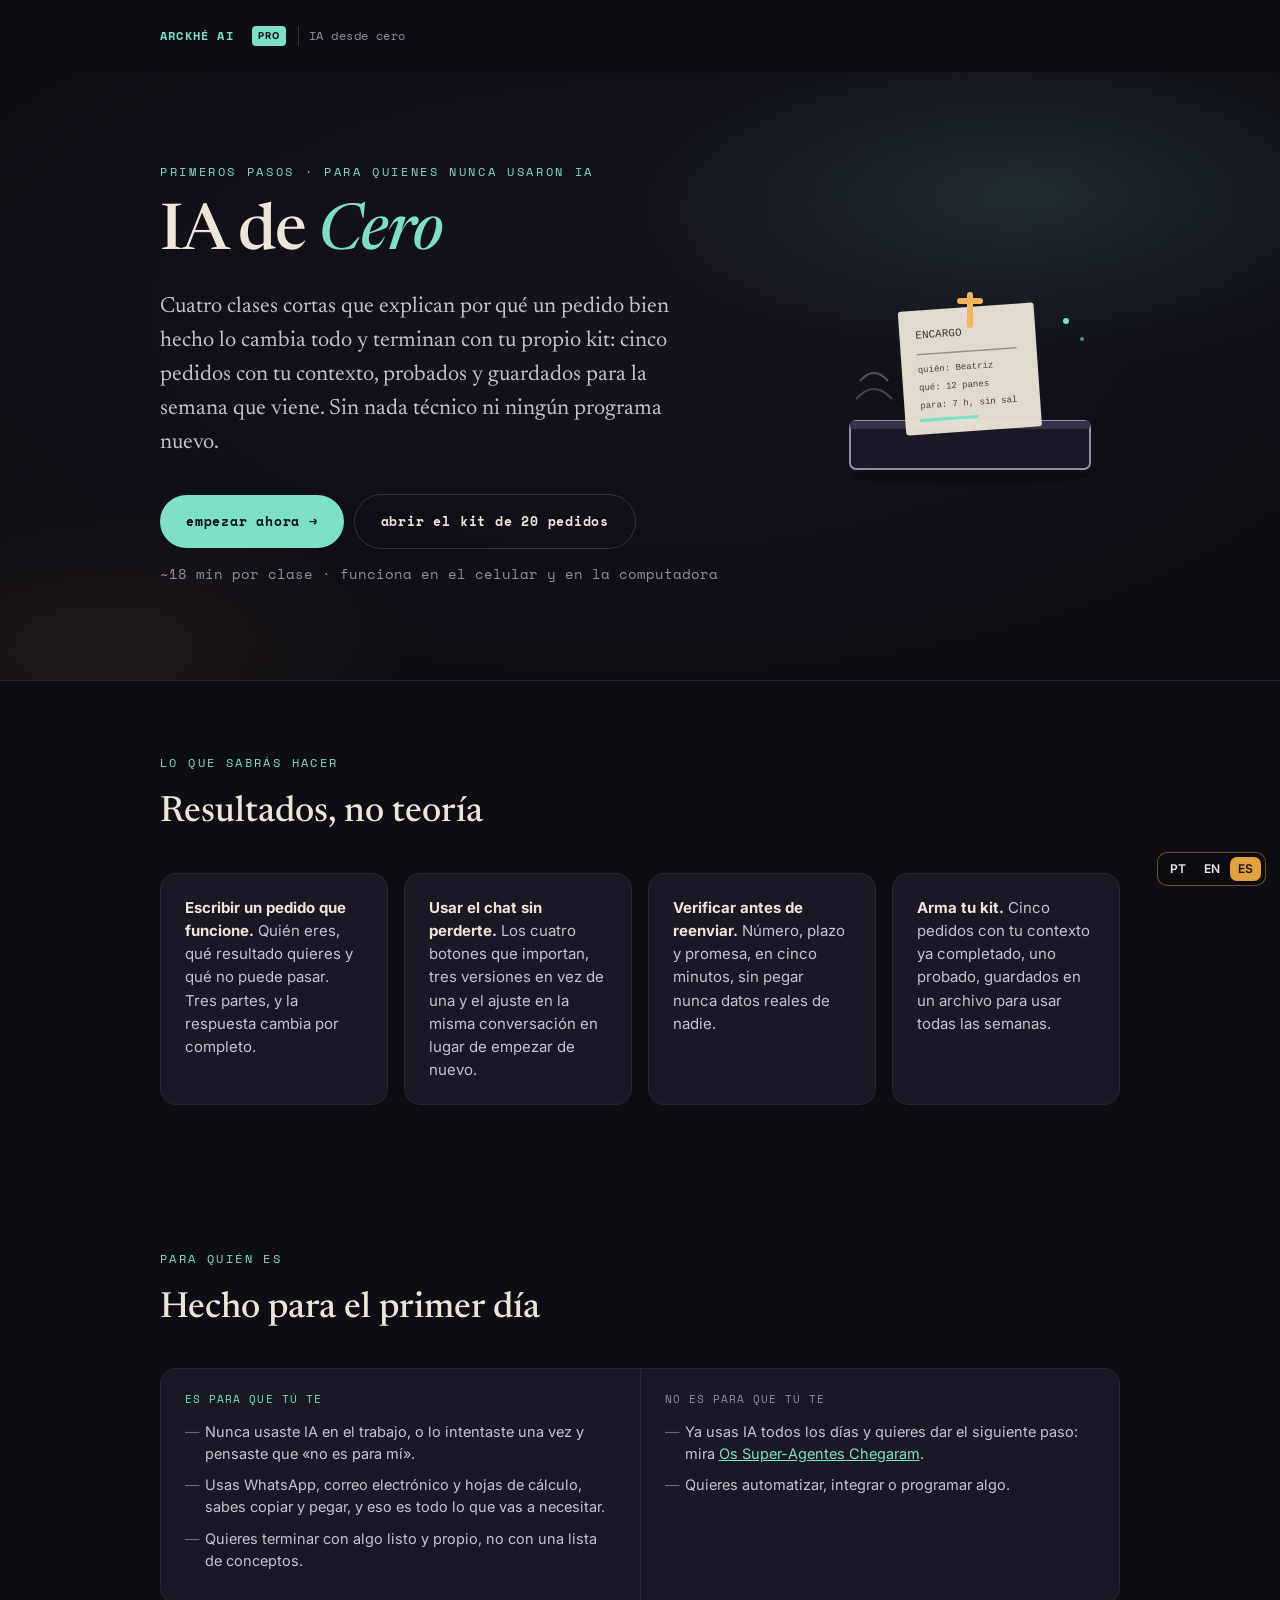
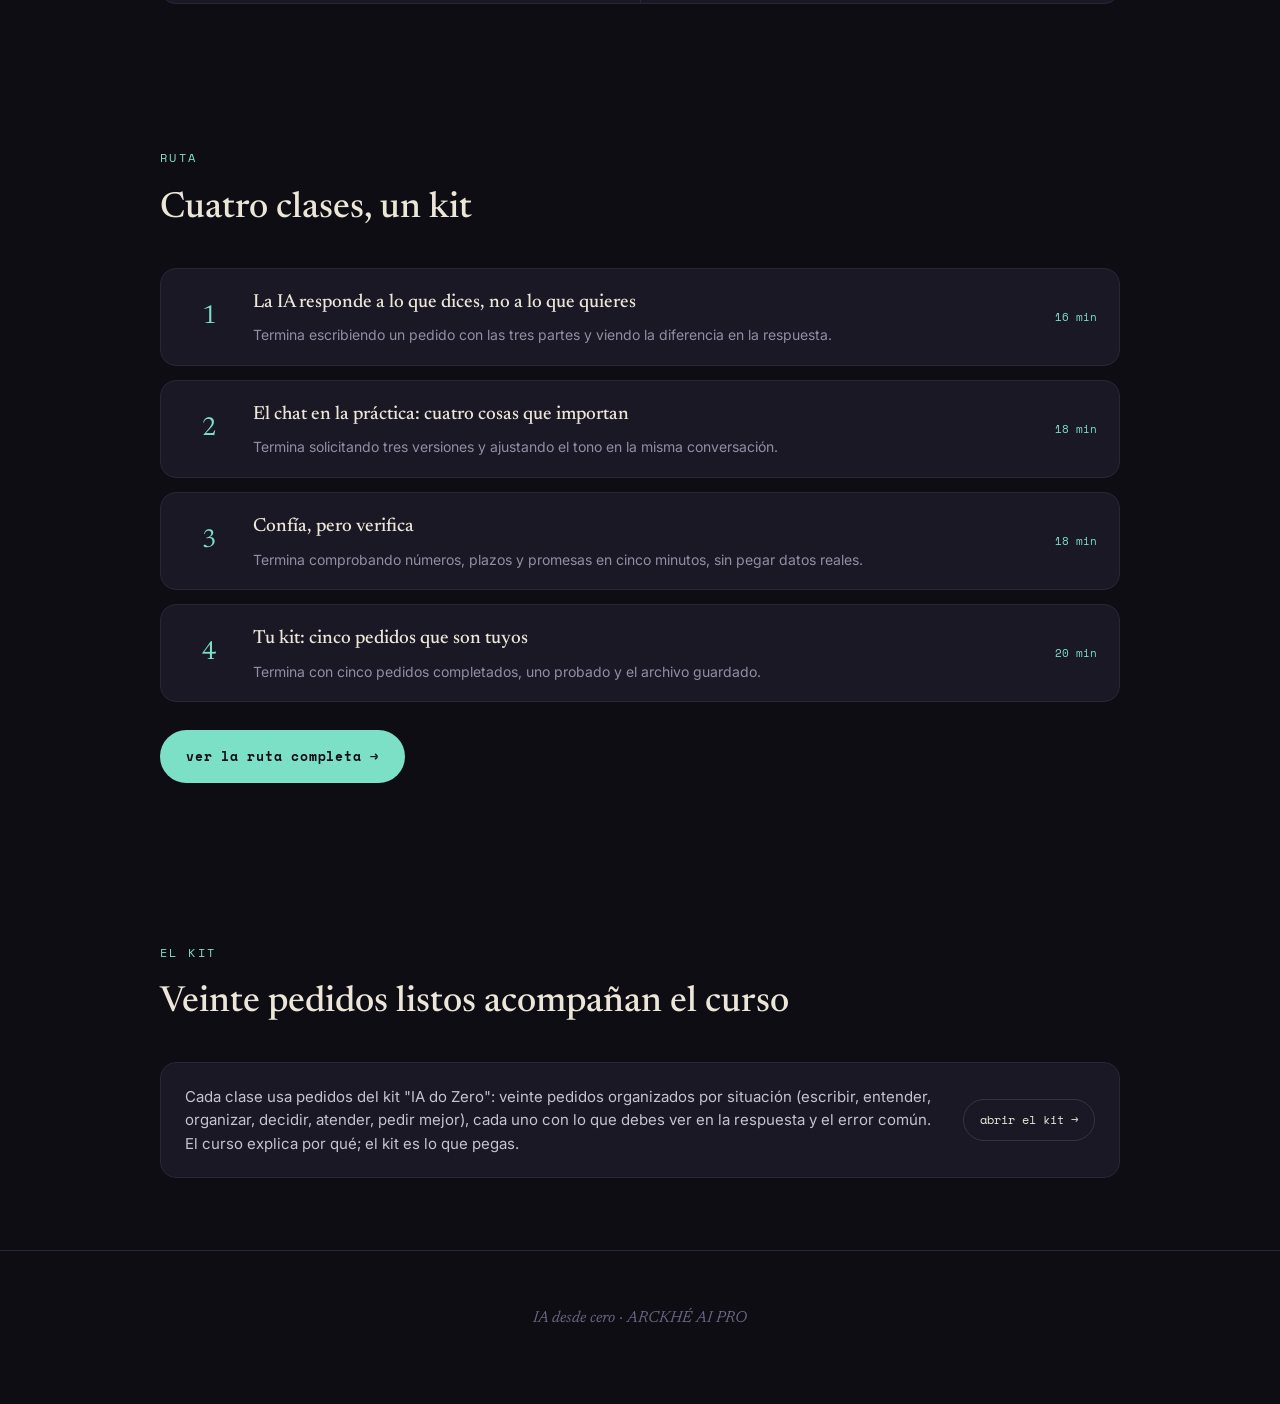
<file: es/landing.html>
<!DOCTYPE html>

<html lang="es">
<head>
<meta charset="utf-8"/>
<meta content="width=device-width, initial-scale=1" name="viewport"/>
<title>IA desde cero · ARCKHÉ AI PRO</title>
<meta content="Los primeros pedidos para quienes nunca usaron IA, con el porqué de cada uno. Curso de 4 clases cortas, sin nada técnico, que termina con tu propio kit de cinco pedidos." name="description"/>
<meta content="IA desde cero" property="og:title"/>
<meta content="4 clases breves para quienes nunca han usado IA. Termina con tu kit de cinco solicitudes, probado y guardado." property="og:description"/>
<meta content="https://linnoff88-dev.github.io/ property="og:image"/>
<link href="https://fonts.googleapis.com" rel="preconnect"/>
<link crossorigin="" href="https://fonts.gstatic.com" rel="preconnect"/>
<link href="https://fonts.googleapis.com/css2?family=Newsreader:ital,opsz,wght@0,6..72,400;0,6..72,500;0,6..72,600;1,6..72,400;1,6..72,500&amp;family=Inter:wght@400;500;600;700&amp;family=Space+Mono:wght@400;700&amp;display=swap" rel="stylesheet"/>
<style>
  :root{
    --bg:#0E0D14;--bg2:#15131d;--panel:#1a1824;--ink:#ECE6D9;--ink-soft:#C7C2D0;--muted:#948DA6;--faint:#6C6580;
    --line:#2A2637;--line2:#37324a;--accent:#7CE0C6;--accent-ink:#0E0D14;--warm:#F2B45C;
    --serif:"Newsreader",Georgia,serif;--sans:"Inter",system-ui,sans-serif;--mono:"Space Mono",ui-monospace,monospace;
  }
  *{box-sizing:border-box}
  html{overflow-x:clip}
  body{margin:0;background:var(--bg);color:var(--ink);font-family:var(--sans);line-height:1.7;-webkit-font-smoothing:antialiased}
  a{color:inherit}
  .wrap{max-width:1080px;margin:0 auto;padding:0 clamp(24px,5vw,60px)}
  header.top{padding:26px 0}
  header.top .wrap{display:flex;align-items:center;gap:10px}
  header.top .mark{font-family:var(--mono);font-size:12px;letter-spacing:.1em;color:var(--accent);text-decoration:none;font-weight:700}
  header.top .pro{background:var(--accent);color:var(--accent-ink);border-radius:4px;padding:2px 6px;font-size:9.5px;font-weight:700;letter-spacing:.1em;text-decoration:none;margin-left:8px}
  header.top .course{color:var(--muted);font-size:12px;letter-spacing:.04em;border-left:1px solid var(--line2);padding-left:10px;margin-left:2px;font-family:var(--mono)}
  .hero{position:relative;padding:10vh 0 9vh;border-bottom:1px solid var(--line);overflow:hidden}
  .hero::before{content:"";position:absolute;inset:0;z-index:0;background:radial-gradient(55% 48% at 80% 20%,rgba(124,224,198,.14),transparent 60%),radial-gradient(40% 40% at 8% 95%,rgba(242,180,92,.08),transparent 60%),radial-gradient(90% 90% at 50% 40%,var(--bg2),var(--bg) 72%)}
  .hero .wrap{position:relative;z-index:1;display:grid;grid-template-columns:minmax(0,1fr) 300px;gap:40px;align-items:center}
  .kicker{font-family:var(--mono);font-size:12px;letter-spacing:.22em;text-transform:uppercase;color:var(--accent);margin:0 0 18px}
  h1{font-family:var(--serif);font-weight:500;font-size:clamp(36px,6vw,64px);line-height:1.05;letter-spacing:-.02em;margin:0 0 22px;max-width:18ch}
  h1 em{font-style:italic;color:var(--accent)}
  .lead{font-family:var(--serif);font-size:clamp(18px,2vw,22px);line-height:1.55;color:var(--ink-soft);max-width:46ch;margin:0 0 34px}
  .cta{display:inline-block;font-family:var(--mono);font-size:13px;letter-spacing:.06em;background:var(--accent);color:var(--accent-ink);text-decoration:none;border-radius:99px;padding:15px 26px;font-weight:700}
  .cta:hover{opacity:.92}
  .cta.ghost{background:transparent;color:var(--ink);border:1px solid var(--line2);margin-left:10px}
  .sub{color:var(--muted);font-size:13.5px;margin-top:14px;font-family:var(--mono)}
  .herofig svg{width:100%;height:auto;display:block}
  @keyframes drift{0%,100%{transform:translateY(0)}50%{transform:translateY(-6px)}}
  .herofig{animation:drift 6s ease-in-out infinite}
  section{padding:8vh 0}
  .eyebrow{font-family:var(--mono);font-size:12px;letter-spacing:.2em;text-transform:uppercase;color:var(--accent);margin:0 0 10px}
  h2{font-family:var(--serif);font-weight:500;font-size:clamp(26px,3.6vw,36px);margin:0 0 28px}
  .resultados{display:grid;grid-template-columns:repeat(auto-fit,minmax(220px,1fr));gap:16px}
  .resultado{border:1px solid var(--line);border-radius:16px;background:var(--panel);padding:22px 24px}
  .resultado p{margin:0;font-size:15px;color:var(--ink-soft);line-height:1.55}
  .resultado p b{color:var(--ink)}
  .aulas{display:grid;gap:14px}
  .au{display:grid;grid-template-columns:52px 1fr auto;gap:18px;align-items:center;text-decoration:none;color:inherit;background:var(--panel);border:1px solid var(--line);border-radius:16px;padding:18px 22px}
  .au .num{font-family:var(--serif);font-size:26px;color:var(--accent);text-align:center}
  .au h3{font-family:var(--serif);font-weight:500;font-size:19px;margin:0 0 4px}
  .au p{margin:0;color:var(--muted);font-size:14px}
  .au .meta{font-family:var(--mono);font-size:11px;color:var(--accent);white-space:nowrap;text-align:right}
  .au:hover{border-color:var(--accent)}
  .fonte{border:1px solid var(--line);border-radius:16px;background:var(--panel);padding:22px 24px;display:grid;grid-template-columns:1fr auto;gap:20px;align-items:center}
  .fonte p{margin:0;color:var(--ink-soft);font-size:15px;line-height:1.55}
  .fonte a.btn{font-family:var(--mono);font-size:12px;border:1px solid var(--line2);border-radius:99px;padding:10px 16px;text-decoration:none;color:var(--ink);white-space:nowrap}
  .fonte a.btn:hover{border-color:var(--accent)}
  .publico{display:grid;grid-template-columns:1fr 1fr;gap:1px;background:var(--line);border:1px solid var(--line);border-radius:16px;overflow:hidden}
  .publico .col{background:var(--panel);padding:22px 24px}
  .publico .lbl{font-family:var(--mono);font-size:10.5px;letter-spacing:.1em;text-transform:uppercase;margin:0 0 12px}
  .publico .col.sim .lbl{color:var(--accent)}
  .publico .col.nao .lbl{color:var(--muted)}
  .publico ul{margin:0;padding:0;list-style:none}
  .publico li{position:relative;padding-left:20px;margin:0 0 10px;color:var(--ink-soft);font-size:14.5px;line-height:1.5}
  .publico li::before{content:"—";position:absolute;left:0;color:var(--faint)}
  footer{border-top:1px solid var(--line);padding:6vh 0 8vh;color:var(--faint);text-align:center;font-family:var(--serif);font-style:italic}
  @media(max-width:820px){ .hero .wrap{grid-template-columns:1fr} .herofig{max-width:260px} }
  @media(max-width:720px){ .publico{grid-template-columns:1fr} .fonte{grid-template-columns:1fr} .au{grid-template-columns:44px 1fr} .au .meta{grid-column:2;text-align:left} .cta.ghost{margin:10px 0 0} }
  @media(prefers-reduced-motion:reduce){*{animation:none!important}}
</style>
<link href="https://linnoff88-dev.github.io/ hreflang="pt-BR" rel="alternate"/><link href="https://linnoff88-dev.github.io/ hreflang="en" rel="alternate"/><link href="https://linnoff88-dev.github.io/ hreflang="es" rel="alternate"/></head>
<body><div class="ARCKHÉ-lang" style="position:fixed;right:14px;bottom:14px;z-index:9999;display:flex;gap:2px;padding:4px;border-radius:10px;background:rgba(12,12,16,.82);border:1px solid rgba(226,162,59,.45);font:600 12px/1 Sora,Inter,system-ui,sans-serif;backdrop-filter:blur(8px)" translate="no"><a href="../landing.html" hreflang="pt-BR" style="padding:6px 8px;border-radius:7px;text-decoration:none;color:#e9e9ee">PT</a><a href="../en/landing.html" hreflang="en" style="padding:6px 8px;border-radius:7px;text-decoration:none;color:#e9e9ee">EN</a><a href="./landing.html" hreflang="es" style="padding:6px 8px;border-radius:7px;text-decoration:none;color:#1a1206;background:#E2A23B">ES</a></div>
<header class="top"><div class="wrap">
<a class="mark" href="https://ARCKHÉ AI" rel="noopener" target="_blank">ARCKHÉ AI</a>
<a class="pro" href="https://ARCKHÉ.pro" rel="noopener" target="_blank">PRO</a>
<span class="course">IA desde cero</span>
</div></header>
<section class="hero"><div class="wrap">
<div>
<p class="kicker">Primeros pasos · para quienes nunca usaron IA</p>
<h1>IA de <em>Cero</em></h1>
<p class="lead">Cuatro clases cortas que explican por qué un pedido bien hecho lo cambia todo y terminan con tu propio kit: cinco pedidos con tu contexto, probados y guardados para la semana que viene. Sin nada técnico ni ningún programa nuevo.</p>
<a class="cta" href="curso.html#trilha">empezar ahora →</a><a class="cta ghost" href="https://linnoff88-dev.github.io/ rel="noopener" target="_blank">abrir el kit de 20 pedidos</a>
<p class="sub">~18 min por clase · funciona en el celular y en la computadora</p>
</div>
<!-- metáfora: o bilhete de encomenda da padaria, preso com clipe -->
<div class="herofig"><svg aria-hidden="true" fill="none" viewbox="0 0 300 240">
<ellipse cx="150" cy="214" fill="#000" opacity=".28" rx="120" ry="10"></ellipse>
<rect fill="#1a1824" height="48" rx="6" stroke="#948DA6" stroke-width="2" width="240" x="30" y="160"></rect>
<rect fill="#37324a" height="8" rx="3" width="240" x="30" y="160"></rect>
<g transform="rotate(-4 150 110)">
<rect fill="#ECE6D9" height="124" opacity=".95" rx="3" width="136" x="82" y="46"></rect>
<text fill="#0E0D14" font-family="monospace" font-size="11" opacity=".8" x="98" y="74">ENCARGO</text>
<path d="M98 90 h100" opacity=".35" stroke="#0E0D14" stroke-width="1.5"></path>
<text fill="#0E0D14" font-family="monospace" font-size="9" opacity=".75" x="98" y="108">quién: Beatriz</text>
<text fill="#0E0D14" font-family="monospace" font-size="9" opacity=".75" x="98" y="126">qué: 12 panes</text>
<text fill="#0E0D14" font-family="monospace" font-size="9" opacity=".75" x="98" y="144">para: 7 h, sin sal</text>
<path d="M98 156 h56" stroke="#7CE0C6" stroke-linecap="round" stroke-width="3"></path>
</g>
<path d="M150 34 v30" stroke="#F2B45C" stroke-linecap="round" stroke-width="6"></path>
<path d="M140 40 h20" stroke="#F2B45C" stroke-linecap="round" stroke-width="6"></path>
<circle cx="246" cy="60" fill="#7CE0C6" r="3"></circle><circle cx="262" cy="78" fill="#7CE0C6" opacity=".6" r="2"></circle>
<path d="M40 120 q14 -16 28 0" fill="none" opacity=".5" stroke="#948DA6" stroke-width="2"></path>
<path d="M36 138 q18 -20 36 0" fill="none" opacity=".4" stroke="#948DA6" stroke-width="2"></path>
</svg></div>
</div></section>
<section><div class="wrap">
<p class="eyebrow">Lo que sabrás hacer</p>
<h2>Resultados, no teoría</h2>
<div class="resultados">
<div class="resultado"><p><b>Escribir un pedido que funcione.</b> Quién eres, qué resultado quieres y qué no puede pasar. Tres partes, y la respuesta cambia por completo.</p></div>
<div class="resultado"><p><b>Usar el chat sin perderte.</b> Los cuatro botones que importan, tres versiones en vez de una y el ajuste en la misma conversación en lugar de empezar de nuevo.</p></div>
<div class="resultado"><p><b>Verificar antes de reenviar.</b> Número, plazo y promesa, en cinco minutos, sin pegar nunca datos reales de nadie.</p></div>
<div class="resultado"><p><b>Arma tu kit.</b> Cinco pedidos con tu contexto ya completado, uno probado, guardados en un archivo para usar todas las semanas.</p></div>
</div>
</div></section>
<section><div class="wrap">
<p class="eyebrow">Para quién es</p>
<h2>Hecho para el primer día</h2>
<div class="publico">
<div class="col sim">
<p class="lbl">es para que tú te</p>
<ul>
<li>Nunca usaste IA en el trabajo, o lo intentaste una vez y pensaste que «no es para mí».</li>
<li>Usas WhatsApp, correo electrónico y hojas de cálculo, sabes copiar y pegar, y eso es todo lo que vas a necesitar.</li>
<li>Quieres terminar con algo listo y propio, no con una lista de conceptos.</li>
</ul>
</div>
<div class="col nao">
<p class="lbl">no es para que tú te</p>
<ul>
<li>Ya usas IA todos los días y quieres dar el siguiente paso: mira <a href="https://linnoff88-dev.github.io/ rel="noopener" style="color:var(--accent)" target="_blank">Os Super-Agentes Chegaram</a>.</li>
<li>Quieres automatizar, integrar o programar algo.</li>
</ul>
</div>
</div>
</div></section>
<section><div class="wrap">
<p class="eyebrow">Ruta</p>
<h2>Cuatro clases, un kit</h2>
<div class="aulas">
<a class="au" href="curso.html#aula-1"><div class="num">1</div><div><h3>La IA responde a lo que dices, no a lo que quieres</h3><p>Termina escribiendo un pedido con las tres partes y viendo la diferencia en la respuesta.</p></div><div class="meta">16 min</div></a>
<a class="au" href="curso.html#aula-2"><div class="num">2</div><div><h3>El chat en la práctica: cuatro cosas que importan</h3><p>Termina solicitando tres versiones y ajustando el tono en la misma conversación.</p></div><div class="meta">18 min</div></a>
<a class="au" href="curso.html#aula-3"><div class="num">3</div><div><h3>Confía, pero verifica</h3><p>Termina comprobando números, plazos y promesas en cinco minutos, sin pegar datos reales.</p></div><div class="meta">18 min</div></a>
<a class="au" href="curso.html#aula-4"><div class="num">4</div><div><h3>Tu kit: cinco pedidos que son tuyos</h3><p>Termina con cinco pedidos completados, uno probado y el archivo guardado.</p></div><div class="meta">20 min</div></a>
</div>
<p style="margin-top:28px"><a class="cta" href="curso.html#trilha">ver la ruta completa →</a></p>
</div></section>
<section><div class="wrap">
<p class="eyebrow">El kit</p>
<h2>Veinte pedidos listos acompañan el curso</h2>
<div class="fonte">
<p>Cada clase usa pedidos del kit "IA do Zero": veinte pedidos organizados por situación (escribir, entender, organizar, decidir, atender, pedir mejor), cada uno con lo que debes ver en la respuesta y el error común. El curso explica por qué; el kit es lo que pegas.</p>
<a class="btn" href="https://linnoff88-dev.github.io/ rel="noopener" target="_blank">abrir el kit →</a>
</div>
</div></section>
<footer><div class="wrap">IA desde cero · ARCKHÉ AI PRO</div></footer>
</body>
</html>
</file>
<file: assets/aula.css>
:root{
  --bg:#0E0D14; --bg2:#15131d; --panel:#1a1824; --panel2:#221f2e;
  --ink:#ECE6D9; --ink-soft:#C7C2D0; --muted:#948DA6; --faint:#6C6580;
  --line:#2A2637; --line2:#37324a;
  --accent:#7CE0C6; --accent-dim:#4FB79E; --accent-ink:#0E0D14; --warm:#F2B45C;
  --figbg1:#1a1824; --figbg2:#15131d;
  --hl:rgba(242,180,92,.28);
  --serif:"Newsreader",Georgia,serif; --sans:"Inter",system-ui,sans-serif; --mono:"Space Mono",ui-monospace,monospace;
  --read:60ch;
}
html[data-theme="papel"]{
  --bg:#F6F1E7; --bg2:#EFE8D8; --panel:#FFFFFF; --panel2:#F3ECDD;
  --ink:#2A2620; --ink-soft:#463F33; --muted:#736A58; --faint:#9A9182;
  --line:#E4DAC7; --line2:#D7CBB2;
  --accent:#0F7A61; --accent-dim:#0F7A61; --accent-ink:#FFFFFF; --warm:#9A6310;
  --figbg1:#211d2b; --figbg2:#181521; --hl:rgba(15,122,97,.20);
}
html[data-theme="sepia"]{
  --bg:#ECE0C9; --bg2:#E4D6BB; --panel:#F5ECD7; --panel2:#EDE1C6;
  --ink:#43331F; --ink-soft:#5A4A34; --muted:#7C6A50; --faint:#9C8A6C;
  --line:#D8C8A9; --line2:#C9B792;
  --accent:#0F6E58; --accent-dim:#0F6E58; --accent-ink:#FFFFFF; --warm:#8A5A12;
  --figbg1:#211d2b; --figbg2:#181521; --hl:rgba(138,90,18,.22);
}
*{box-sizing:border-box}
html{scroll-behavior:smooth}
body{margin:0;background:var(--bg);color:var(--ink);font-family:var(--sans);line-height:1.75;-webkit-font-smoothing:antialiased;transition:background .3s,color .3s}
::selection{background:rgba(124,224,198,.24)}
.grain{position:fixed;inset:0;z-index:1;pointer-events:none;opacity:.045;mix-blend-mode:screen;
  background-image:url("data:image/svg+xml,%3Csvg xmlns='http://www.w3.org/2000/svg' width='140' height='140'%3E%3Cfilter id='n'%3E%3CfeTurbulence type='fractalNoise' baseFrequency='.9' numOctaves='2'/%3E%3C/filter%3E%3Crect width='100%25' height='100%25' filter='url(%23n)'/%3E%3C/svg%3E")}
html[data-theme="papel"] .grain,html[data-theme="sepia"] .grain{display:none}

/* top bar */
.prog{position:fixed;top:0;left:0;height:2px;background:var(--accent);width:100%;transform:scaleX(0);transform-origin:left;z-index:60;transition:transform .1s linear;will-change:transform}
.bar{position:fixed;top:0;left:0;right:0;z-index:55;pointer-events:none;transition:background .25s,border-color .25s;border-bottom:1px solid transparent}
.bar.scrolled{pointer-events:auto;background:rgba(14,13,20,.82);backdrop-filter:blur(10px);border-bottom-color:var(--line)}
html[data-theme="papel"] .bar.scrolled{background:rgba(246,241,231,.86)}
html[data-theme="sepia"] .bar.scrolled{background:rgba(236,224,201,.86)}
.bar-inner{max-width:1160px;margin:0 auto;padding:10px clamp(24px,5vw,60px);display:flex;align-items:center;justify-content:flex-end;flex-wrap:wrap;gap:8px}
.bar .brand{margin-right:auto;display:flex;align-items:center;gap:9px;white-space:nowrap;text-decoration:none;font-family:var(--mono)}
.bar .brand .mark{color:var(--accent);font-weight:700;font-size:12px;letter-spacing:.1em}
.bar .brand .pro{background:var(--accent);color:var(--accent-ink);border-radius:4px;padding:2px 6px;font-size:9.5px;font-weight:700;letter-spacing:.1em}
.bar .brand .course{color:var(--ink-soft);font-size:11px;letter-spacing:.04em;border-left:1px solid var(--line2);padding-left:10px}
.bar .brand a{pointer-events:auto;text-decoration:none;cursor:pointer}
.bar .brand a.course:hover{color:var(--accent)}
.bar button{pointer-events:auto;font-family:var(--mono);font-size:11px;line-height:1;letter-spacing:.04em;white-space:nowrap;color:var(--muted);background:rgba(20,19,29,.6);border:1px solid var(--line2);border-radius:99px;padding:8px 12px;cursor:pointer;backdrop-filter:blur(6px);transition:color .2s,border-color .2s}
html[data-theme="papel"] .bar button,html[data-theme="sepia"] .bar button{background:rgba(255,255,255,.55)}
.bar button:hover{color:var(--ink);border-color:var(--accent)}
.bar .pill{color:var(--accent)}
.bar a.back{pointer-events:auto;font-family:var(--mono);font-size:11px;line-height:1;letter-spacing:.04em;white-space:nowrap;color:var(--muted);background:rgba(20,19,29,.6);border:1px solid var(--line2);border-radius:99px;padding:8px 12px;text-decoration:none;backdrop-filter:blur(6px);transition:color .2s,border-color .2s}
.bar a.back:hover{color:var(--ink);border-color:var(--accent)}
html[data-theme="papel"] .bar a.back,html[data-theme="sepia"] .bar a.back{background:rgba(255,255,255,.55)}
@media(max-width:560px){ .bar .brand .course{display:none} }

/* COLD-OPEN */
.hero{position:relative;min-height:92vh;display:grid;place-items:center;padding:7vh clamp(24px,5vw,60px);overflow:hidden;border-bottom:1px solid var(--line)}
.hero::before{content:"";position:absolute;inset:0;z-index:0;
  background:radial-gradient(55% 48% at 80% 20%,rgba(124,224,198,.16),transparent 60%),radial-gradient(50% 42% at 10% 90%,rgba(242,180,92,.11),transparent 55%),radial-gradient(90% 90% at 50% 40%,var(--bg2),var(--bg) 72%);
  animation:drift 24s ease-in-out infinite alternate}
@keyframes drift{from{transform:translate3d(0,0,0) scale(1)}to{transform:translate3d(-1.5%,1.2%,0) scale(1.05)}}
.hero-inner{position:relative;z-index:2;width:100%;max-width:1040px;margin:0 auto;display:grid;grid-template-columns:1.1fr .9fr;align-items:center;gap:44px}
.kicker{font-family:var(--mono);font-size:12px;letter-spacing:.24em;text-transform:uppercase;color:var(--accent);margin:0 0 20px}
.hero h1{font-family:var(--serif);font-weight:500;font-size:clamp(40px,6.6vw,74px);line-height:1.0;letter-spacing:-.025em;margin:0 0 22px}
.hero h1 em{font-style:italic;color:var(--accent)}
.lead{font-family:var(--serif);font-weight:400;font-size:clamp(19px,2.1vw,24px);line-height:1.5;color:var(--ink-soft);max-width:38ch;margin:0}
.cue{margin-top:34px;font-family:var(--mono);font-size:12px;letter-spacing:.2em;text-transform:uppercase;color:var(--muted);display:flex;align-items:center;gap:10px}
.cue .arw{display:inline-block;animation:bob 1.8s ease-in-out infinite}
@keyframes bob{0%,100%{transform:translateY(0)}50%{transform:translateY(6px)}}
.herofig{display:grid;place-items:center}
.herofig svg{width:min(100%,360px);height:auto;filter:drop-shadow(0 20px 50px rgba(0,0,0,.5))}
.blink{animation:blink 1.1s steps(1) infinite} @keyframes blink{50%{opacity:0}}
.pulse{animation:pulse 2.4s ease-in-out infinite} @keyframes pulse{0%,100%{opacity:.5}50%{opacity:1}}

/* body: reading + living rail */
.layout{max-width:1160px;margin:0 auto;padding:2vh clamp(24px,5vw,60px) 12vh;display:grid;grid-template-columns:minmax(0,var(--read)) 360px;gap:64px;position:relative;z-index:2}
.col p{font-size:var(--prose-size,18px);line-height:var(--prose-lh,1.75);color:var(--ink-soft);margin:0 0 22px}
.col p b{color:var(--ink);font-weight:600}
.step{min-height:76vh;display:flex;flex-direction:column;justify-content:center;padding:5vh 0}
h2{font-family:var(--serif);font-weight:500;font-size:clamp(27px,3.6vw,38px);line-height:1.12;letter-spacing:-.015em;margin:0 0 8px;display:flex;align-items:baseline;gap:12px}
h2 .n{font-family:var(--mono);font-size:14px;color:var(--accent);font-weight:400}
.col ul{margin:6px 0 22px;padding:0;list-style:none}
.col li{position:relative;padding-left:26px;margin:0 0 13px;color:var(--ink-soft);font-size:var(--prose-size,17.5px);line-height:var(--prose-lh,1.7)}
.col li::before{content:"";position:absolute;left:2px;top:11px;width:8px;height:8px;border-radius:2px;background:var(--accent)}
.col li b{color:var(--ink)}
code{font-family:var(--mono);font-size:.85em;background:rgba(124,224,198,.12);color:var(--accent);padding:2px 6px;border-radius:5px}
html[data-theme="papel"] code,html[data-theme="sepia"] code{background:rgba(15,122,97,.12)}
pre{margin:26px 0;padding:18px 20px;border:1px solid var(--line);border-radius:14px;background:var(--figbg2);color:#D7E9E2;overflow-x:auto;font-family:var(--mono);font-size:13px;line-height:1.7}
pre .k{color:#7CE0C6} pre .s{color:#F2B45C}
pre .c{color:#6C6580}
mark.hl{background:var(--hl);color:inherit;border-radius:3px;padding:0 2px;cursor:pointer}
.colfig{margin:26px 0;text-align:center;border:1px solid var(--line);border-radius:16px;padding:22px;background:linear-gradient(180deg,var(--figbg1),var(--figbg2))}
.colfig svg{width:min(100%,320px);height:auto}
.colfig figcaption{margin-top:12px;font-family:var(--mono);font-size:11px;letter-spacing:.04em;color:var(--faint)}
details{border-top:1px solid var(--line);border-bottom:1px solid var(--line);padding:6px 0;margin:26px 0 0}
summary{cursor:pointer;font-family:var(--mono);font-size:12px;letter-spacing:.14em;text-transform:uppercase;color:var(--accent);list-style:none;padding:10px 0}
summary::-webkit-details-marker{display:none}
summary::before{content:"↓ ";color:var(--faint)} details[open] summary::before{content:"↑ "}
details p{font-size:16px}

.readbtn{margin-top:14px;align-self:flex-start;font-family:var(--mono);font-size:12px;letter-spacing:.06em;color:var(--muted);background:none;border:1px solid var(--line2);border-radius:99px;padding:8px 14px;cursor:pointer;transition:all .2s}
.readbtn:hover{border-color:var(--accent);color:var(--ink)}
.readbtn.done{background:var(--accent);color:var(--accent-ink);border-color:var(--accent);font-weight:700}

/* teste-se */
.quiz{margin:26px 0 0;padding:20px 22px;border:1px solid var(--line);border-left:3px solid var(--accent);border-radius:0 14px 14px 0;background:var(--panel)}
.quiz .qk{font-family:var(--mono);font-size:11px;letter-spacing:.14em;text-transform:uppercase;color:var(--accent);margin:0 0 10px}
.quiz .q{font-weight:600;color:var(--ink);margin:0 0 14px;font-size:16.5px}
.quiz .opt{display:block;width:100%;text-align:left;font-family:var(--sans);font-size:15px;color:var(--ink-soft);background:var(--panel2);border:1px solid var(--line2);border-radius:10px;padding:11px 14px;margin:0 0 8px;cursor:pointer;transition:all .15s}
.quiz .opt:hover{border-color:var(--accent)}
.quiz .opt.right{border-color:var(--accent);background:rgba(124,224,198,.14);color:var(--ink)}
.quiz .opt.wrong{border-color:#E0736F;background:rgba(224,115,111,.12)}
.quiz .qfb{margin:8px 0 0;font-size:14px;color:var(--muted);min-height:0}
.quiz .qfb.on{margin-top:12px}

/* pratique agora (mêo na massa, passos verificáveis) */
.practice{margin:8vh 0 0;border:1px solid var(--line);border-radius:18px;background:linear-gradient(180deg,var(--panel),var(--bg2));padding:26px 28px}
.practice .pk{font-family:var(--mono);font-size:11px;letter-spacing:.14em;text-transform:uppercase;color:var(--accent);margin:0 0 10px;display:flex;align-items:center;gap:12px}
.practice .pcount{color:var(--faint);letter-spacing:.04em}
.practice.done .pcount{color:var(--accent)}
.practice .ph{font-family:var(--serif);font-weight:500;font-size:24px;line-height:1.15;letter-spacing:-.01em;margin:0 0 10px}
.practice .pgoal{font-size:16px;color:var(--ink-soft);margin:0 0 18px}
.pcodewrap{position:relative;margin:0 0 20px}
.pcodewrap .pcode{margin:0}
.pcopy{position:absolute;top:10px;right:10px;z-index:2;font-family:var(--mono);font-size:11px;color:var(--ink-soft);background:var(--panel2);border:1px solid var(--line2);border-radius:8px;padding:5px 10px;cursor:pointer;transition:border-color .2s,color .2s}
.pcopy:hover{border-color:var(--accent);color:var(--ink)}
.psteps{list-style:none;margin:0;padding:0}
.psteps li{position:relative;padding-left:0;margin:0 0 12px;color:var(--ink-soft);font-size:16px;line-height:1.6}
.psteps li::before{display:none}
.psteps label{display:flex;align-items:flex-start;gap:12px;cursor:pointer}
.psteps input{appearance:none;-webkit-appearance:none;flex:0 0 auto;width:20px;height:20px;margin:1px 0 0;border:1.5px solid var(--line2);border-radius:6px;background:var(--panel2);cursor:pointer;position:relative;transition:border-color .2s,background .2s}
.psteps input:checked{background:var(--accent);border-color:var(--accent)}
.psteps input:checked::after{content:"";position:absolute;left:6px;top:2px;width:5px;height:10px;border:solid var(--accent-ink);border-width:0 2px 2px 0;transform:rotate(45deg)}
.psteps input:focus-visible{outline:2px solid var(--accent);outline-offset:2px}
.practice .pdone{display:none;margin:18px 0 0;padding:14px 16px;border:1px solid var(--accent-dim);border-radius:12px;background:rgba(124,224,198,.08);color:var(--ink);font-size:15.5px;line-height:1.6}
html[data-theme="papel"] .practice .pdone,html[data-theme="sepia"] .practice .pdone{background:rgba(15,122,97,.08)}
.practice.done .pdone{display:block}

/* living rail */
.rail{position:relative}
.railsticky{position:sticky;top:calc(50vh - 200px)}
.figstage{position:relative;height:300px;border:1px solid var(--line);border-radius:20px;background:linear-gradient(180deg,var(--figbg1),var(--figbg2));overflow:hidden}
.figstage::after{content:"";position:absolute;inset:0;background:radial-gradient(70% 60% at 50% 35%,rgba(124,224,198,.08),transparent 70%);pointer-events:none}
.fig{position:absolute;inset:0;display:grid;place-items:center;opacity:0;transform:scale(.96) translateY(10px);transition:opacity .5s ease,transform .5s ease;pointer-events:none}
.fig.on{opacity:1;transform:none;pointer-events:auto}
.fig svg{width:80%;height:auto}
.railcap{margin-top:16px;font-family:var(--mono);font-size:11.5px;letter-spacing:.04em;color:var(--muted);min-height:34px}
.railcap b{color:var(--accent);font-weight:400}
.steps-ind{margin-top:14px;display:flex;gap:7px}
.steps-ind i{flex:1;height:3px;border-radius:2px;background:var(--line2);transition:background .3s}
.steps-ind i.on{background:var(--accent)}
.sidenote{margin-top:22px;font-size:13.5px;line-height:1.55;color:var(--muted);border-left:2px solid var(--line2);padding-left:14px}
.sidenote b{color:var(--ink-soft);font-weight:600}
.breathe{animation:breathe 4s ease-in-out infinite} @keyframes breathe{0%,100%{opacity:.5}50%{opacity:1}}

footer{max-width:1160px;margin:0 auto;padding:0 clamp(24px,5vw,60px) 14vh;color:var(--faint);font-size:14px;font-family:var(--serif);font-style:italic;border-top:1px solid var(--line);padding-top:6vh}

/* selection toolbar */
.seltb{position:absolute;z-index:70;display:none;gap:4px;background:var(--panel2);border:1px solid var(--line2);border-radius:99px;padding:4px;box-shadow:0 8px 24px rgba(0,0,0,.35)}
.seltb.on{display:flex}
.seltb button{font-family:var(--mono);font-size:11px;color:var(--ink-soft);background:none;border:none;border-radius:99px;padding:6px 11px;cursor:pointer}
.seltb button:hover{background:var(--accent);color:var(--accent-ink)}

/* panels (jornada / revisar) */
.scrim{position:fixed;inset:0;z-index:80;background:rgba(6,4,12,.6);backdrop-filter:blur(4px);display:none}
.scrim.on{display:block}
.panel{position:fixed;top:0;right:0;height:100%;width:min(420px,92vw);z-index:81;background:var(--bg2);border-left:1px solid var(--line2);transform:translateX(100%);transition:transform .3s ease;display:flex;flex-direction:column;overflow-y:auto}
.panel.on{transform:none}
.panel h3{font-family:var(--serif);font-weight:500;font-size:24px;margin:0;padding:22px 24px 6px}
.panel .close{position:absolute;top:16px;right:18px;background:none;border:none;color:var(--muted);font-size:20px;cursor:pointer}
.panel .body{padding:8px 24px 32px}
.block{margin:18px 0 0}
.block .lbl{font-family:var(--mono);font-size:11px;letter-spacing:.12em;text-transform:uppercase;color:var(--faint);margin:0 0 8px}
.pbar{height:8px;border-radius:99px;background:var(--line);overflow:hidden}
.pbar i{display:block;height:100%;width:100%;background:var(--accent);transform:scaleX(0);transform-origin:left;transition:transform .4s}
.stat{font-family:var(--serif);font-size:30px;color:var(--ink)}
.stat small{font-family:var(--mono);font-size:12px;color:var(--muted);margin-left:6px}
.mk{border-left:2px solid var(--accent);padding:4px 0 4px 12px;margin:0 0 10px;font-size:14px;color:var(--ink-soft)}
.mk .nt{display:block;color:var(--muted);font-size:12.5px;font-style:italic;margin-top:3px}
.btnrow{display:flex;gap:8px;margin-top:14px;flex-wrap:wrap}
.btnrow button,.big{font-family:var(--mono);font-size:12px;color:var(--ink-soft);background:var(--panel);border:1px solid var(--line2);border-radius:10px;padding:9px 13px;cursor:pointer}
.btnrow button:hover{border-color:var(--accent)}
.big{display:block;width:100%;text-align:center;background:var(--accent);color:var(--accent-ink);border:none;font-weight:700;padding:13px;margin-top:6px}

/* review card */
.rev{padding:8px 24px 28px}
.card{border:1px solid var(--line2);border-radius:16px;background:var(--panel);padding:26px 22px;min-height:150px;display:flex;flex-direction:column;justify-content:center}
.card .side{font-size:18px;color:var(--ink);line-height:1.6}
.card .side.back{color:var(--accent);font-weight:600;margin-top:16px;border-top:1px dashed var(--line2);padding-top:16px}
.grade{display:grid;grid-template-columns:repeat(3,1fr);gap:8px;margin-top:14px}
.grade button{font-family:var(--mono);font-size:12px;padding:12px;border-radius:10px;border:1px solid var(--line2);background:var(--panel);color:var(--ink-soft);cursor:pointer}
.grade button:hover{border-color:var(--accent)}
.revempty{color:var(--muted);text-align:center;padding:40px 0;font-family:var(--serif);font-style:italic}

/* editor de cartêo (reformular o grifo antes de salvar) */
.cedit{position:fixed;top:50%;left:50%;transform:translate(-50%,-50%);z-index:82;width:min(460px,92vw);max-height:88vh;overflow-y:auto;background:var(--bg2);border:1px solid var(--line2);border-radius:18px;padding:24px 24px 20px;display:none;box-shadow:0 24px 60px rgba(0,0,0,.5)}
.cedit.on{display:block}
.cedit h3{font-family:var(--serif);font-weight:500;font-size:22px;margin:0 0 2px}
.cedit .close{position:absolute;top:14px;right:16px;background:none;border:none;color:var(--muted);font-size:20px;cursor:pointer}
.cedit label{display:block;font-family:var(--mono);font-size:11px;letter-spacing:.1em;text-transform:uppercase;color:var(--faint);margin:16px 0 6px}
.cedit textarea{width:100%;background:var(--panel);border:1px solid var(--line2);border-radius:10px;color:var(--ink);font-family:var(--sans);font-size:15px;line-height:1.5;padding:10px 12px;resize:vertical;min-height:56px}
.cedit textarea:focus{outline:none;border-color:var(--accent)}
.cehint{font-size:12.5px;color:var(--muted);margin:12px 0 0;line-height:1.5}
.cehint b{color:var(--ink-soft)}
.cerow{display:flex;gap:8px;margin-top:16px;align-items:stretch}
.cerow .big{margin-top:0;flex:1}
.cerow #cecancel{font-family:var(--mono);font-size:12px;color:var(--ink-soft);background:var(--panel);border:1px solid var(--line2);border-radius:10px;padding:9px 16px;cursor:pointer}
.cerow #cecancel:hover{border-color:var(--accent)}

/* preferências de leitura (popover) */
.prefs{position:fixed;top:60px;right:clamp(16px,4vw,40px);z-index:70;background:var(--bg2);border:1px solid var(--line2);border-radius:14px;padding:15px 16px 13px;display:none;box-shadow:0 16px 40px rgba(0,0,0,.45);width:236px}
.prefs.on{display:block}
.prefs .prow{display:flex;align-items:center;justify-content:space-between;margin:0 0 11px;font-family:var(--sans);font-size:13px;color:var(--ink-soft)}
.prefs .pbtns{display:flex;gap:6px}
.prefs .pbtns button{font-family:var(--mono);font-size:12px;color:var(--ink-soft);background:var(--panel);border:1px solid var(--line2);border-radius:8px;min-width:32px;height:28px;cursor:pointer;transition:border-color .2s,color .2s}
.prefs .pbtns button:hover{border-color:var(--accent);color:var(--ink)}
.prefs .preset{width:100%;margin-top:3px;font-family:var(--mono);font-size:11px;letter-spacing:.04em;color:var(--muted);background:none;border:1px solid var(--line2);border-radius:8px;padding:8px;cursor:pointer;transition:border-color .2s,color .2s}
.prefs .preset:hover{border-color:var(--accent);color:var(--ink)}

/* acessibilidade + atalhos */
.sronly{position:absolute;width:1px;height:1px;padding:0;margin:-1px;overflow:hidden;clip:rect(0 0 0 0);white-space:nowrap;border:0}
.revhint{text-align:center;color:var(--faint);font-family:var(--mono);font-size:10.5px;letter-spacing:.03em;margin:10px 0 0}
.bar button:focus-visible,.bar a:focus-visible,.subnav a:focus-visible,.readbtn:focus-visible,.opt:focus-visible{outline:2px solid var(--accent);outline-offset:2px}
.view[data-aula] h1:focus{outline:none}

/* mapa nomeado da aula (rail) */
.aulamap{margin-top:18px;display:flex;flex-direction:column;gap:2px;border-top:1px solid var(--line);padding-top:14px}
.amrow{display:flex;align-items:center;gap:10px;width:100%;text-align:left;background:none;border:none;border-radius:8px;padding:6px 8px;cursor:pointer;color:var(--muted);font-family:var(--sans);font-size:12.5px;line-height:1.3;transition:background .2s,color .2s}
.amrow:hover{background:var(--panel);color:var(--ink-soft)}
.amrow.on{color:var(--ink)}
.amn{flex:0 0 auto;font-family:var(--mono);font-size:10px;width:20px;height:20px;display:grid;place-items:center;border:1px solid var(--line2);border-radius:6px;color:var(--muted);transition:all .2s}
.amrow.on .amn{color:var(--accent-ink);background:var(--accent);border-color:var(--accent)}
.amt{flex:1;overflow:hidden;text-overflow:ellipsis;white-space:nowrap}
.amck{flex:0 0 auto;color:var(--accent);opacity:0;font-size:12px;transition:opacity .2s}
.amrow.done .amck{opacity:1}
.amrow.done .amt{color:var(--ink-soft)}
.amrow:focus-visible{outline:2px solid var(--accent);outline-offset:1px}

/* onboarding (boas-vindas de 1º uso) */
.welcome{position:fixed;top:50%;left:50%;transform:translate(-50%,-50%);z-index:82;width:min(480px,92vw);max-height:88vh;overflow-y:auto;background:var(--bg2);border:1px solid var(--line2);border-radius:18px;padding:28px 28px 24px;display:none;box-shadow:0 24px 60px rgba(0,0,0,.5)}
.welcome.on{display:block}
.welcome .close{position:absolute;top:14px;right:16px;background:none;border:none;color:var(--muted);font-size:20px;cursor:pointer}
.welcome .wk{font-family:var(--mono);font-size:11px;letter-spacing:.16em;text-transform:uppercase;color:var(--accent);margin:0 0 8px}
.welcome h3{font-family:var(--serif);font-weight:500;font-size:26px;margin:0 0 16px;letter-spacing:-.01em}
.wlist{list-style:none;margin:0 0 20px;padding:0}
.wlist li{margin:0 0 12px;color:var(--ink-soft);font-size:15px;line-height:1.55;padding-left:16px;position:relative}
.wlist li::before{content:"";position:absolute;left:0;top:9px;width:6px;height:6px;border-radius:2px;background:var(--accent)}
.wlist li b{color:var(--ink)}
.welcome .big{margin-top:0}

/* copiar em blocos de código (fora do pratique) */
.codewrap{position:relative;margin:26px 0}
.codewrap pre{margin:0}

/* glossário sob demanda (termo com definiçêo no hover/foco) */
.gterm{position:relative;border-bottom:1px dotted currentColor;cursor:help}
.gterm:focus{outline:none;color:var(--accent)}
.gterm::after{content:attr(data-def);position:absolute;left:0;bottom:calc(100% + 8px);z-index:45;width:max-content;max-width:min(280px,72vw);background:var(--panel2);border:1px solid var(--line2);border-radius:10px;padding:10px 12px;font-family:var(--sans);font-size:13px;font-weight:400;font-style:normal;line-height:1.45;color:var(--ink-soft);box-shadow:0 12px 34px rgba(0,0,0,.45);white-space:normal;opacity:0;visibility:hidden;transform:translateY(4px);transition:opacity .18s,transform .18s,visibility .18s;pointer-events:none}
.gterm:hover::after,.gterm:focus::after{opacity:1;visibility:visible;transform:none}

/* reflexêo / nota por seçêo */
.reflect{border-top:1px solid var(--line);border-bottom:none;padding:0;margin:18px 0 0}
.reflect summary{font-family:var(--mono);font-size:11px;letter-spacing:.1em;text-transform:uppercase;color:var(--muted);padding:12px 0;cursor:pointer;list-style:none}
.reflect summary::-webkit-details-marker{display:none}
.reflect summary::before{content:"✍ ";color:var(--faint)}
.reflect[open] summary::before{content:"✍ ";color:var(--accent)}
.reflect.has summary{color:var(--accent)}
.reflect.has summary::after{content:" ●";color:var(--accent);font-size:9px;vertical-align:middle}
.reflecta{width:100%;background:var(--panel);border:1px solid var(--line2);border-radius:10px;color:var(--ink);font-family:var(--sans);font-size:15px;line-height:1.6;padding:12px 14px;resize:vertical;min-height:72px;margin:0 0 14px}
.reflecta:focus{outline:none;border-color:var(--accent)}

/* recap de fim de aula */
.recap{margin:8vh 0 0;border-top:2px solid var(--line2);padding-top:26px}
.recap .rk{font-family:var(--mono);font-size:11px;letter-spacing:.16em;text-transform:uppercase;color:var(--accent);margin:0 0 10px}
.recap .rtext{font-size:16px;color:var(--ink-soft);margin:0 0 16px;line-height:1.6}
.recap .big{margin-top:0}
.recap-actions{display:flex;gap:10px;flex-wrap:wrap;margin-top:0}
.recap-actions .big{width:auto;flex:1;margin-top:0}

/* subnav (trilhas no topo) — usado quando presente */
.subnav-inner{max-width:1160px;margin:0 auto;padding:2px clamp(24px,5vw,60px) 10px;display:flex;gap:8px;overflow-x:auto;scrollbar-width:none}
.subnav-inner::-webkit-scrollbar{display:none}
.subnav a{pointer-events:auto;flex:0 0 auto;font-family:var(--mono);font-size:10.5px;letter-spacing:.05em;white-space:nowrap;text-decoration:none;color:var(--muted);background:rgba(20,19,29,.5);border:1px solid var(--line2);border-radius:99px;padding:6px 11px;backdrop-filter:blur(6px);transition:color .2s,border-color .2s}
html[data-theme="papel"] .subnav a,html[data-theme="sepia"] .subnav a{background:rgba(255,255,255,.5)}
.subnav a:hover{color:var(--ink);border-color:var(--accent)}
.subnav a.cur{background:var(--accent);color:var(--accent-ink);border-color:var(--accent);font-weight:700}
/* restaura o fundo/cor do chip atual nos temas claros — senêo o override de .subnav a (papel/sépia) clobbera o fundo e o texto (accent-ink=branco) some */
html[data-theme="papel"] .subnav a.cur,html[data-theme="sepia"] .subnav a.cur{background:var(--accent);color:var(--accent-ink)}
.subnav a.soon{opacity:.55}

@media(max-width:940px){
  .hero{min-height:auto;padding:14vh 24px 8vh}
  .hero-inner{grid-template-columns:1fr;gap:26px}
  .layout{grid-template-columns:1fr;gap:0}
  .rail{display:none}
  .step{min-height:auto;padding:5vh 0}
  .mobfig{display:block!important;margin:22px 0;border:1px solid var(--line);border-radius:16px;background:linear-gradient(180deg,var(--figbg1),var(--figbg2));padding:20px;text-align:center}
  .mobfig svg{width:min(100%,300px)}
}
.mobfig{display:none}
@media(prefers-reduced-motion:reduce){*{animation:none!important}.fig{transition:none}.panel{transition:none}}

/* ======================================================================
   DELTA v5 — SOMENTE ADIÇÕES (spec §13). Nenhuma regra acima foi alterada;
   tokens intocados. 9 componentes + 3 quadros + seções novas do painel +
   ícones (set fechado ≤10, DV-3) + nota mínima de print (D-08).
   ====================================================================== */

/* --- 1/2: promessa + por-que-importa (cold-open, após kicker/h1) --- */
.promise{margin:18px 0 0;padding:14px 18px;border:1px solid var(--line2);border-left:3px solid var(--accent);border-radius:0 12px 12px 0;background:var(--panel);font-family:var(--serif);font-size:17px;line-height:1.5;color:var(--ink)}
.promise::before{content:"PROMESSA";display:block;font-family:var(--mono);font-size:10px;letter-spacing:.14em;color:var(--accent);margin:0 0 6px}
.why{margin:14px 0 0;font-size:15.5px;line-height:1.6;color:var(--ink-soft);max-width:42ch}

/* tempo (item 9) — badge renderizado pelo motor a partir de data-tempo */
.tempo-badge{display:inline-flex;align-items:center;gap:6px;font-family:var(--mono);font-size:11px;letter-spacing:.08em;color:var(--muted);margin-top:10px}
.tempo-badge::before{content:"◷";color:var(--accent)}

/* --- 3: erro comum --- */
.qerr{margin:26px 0 0;padding:18px 20px;border:1px solid var(--line);border-left:3px solid var(--warm);border-radius:0 14px 14px 0;background:var(--panel)}
.qerr .qk{font-family:var(--mono);font-size:11px;letter-spacing:.14em;text-transform:uppercase;color:var(--warm);margin:0 0 10px}
.qerr .qerr-txt{font-size:15.5px;line-height:1.6;color:var(--ink-soft);margin:0 0 8px}
.qerr .qerr-txt b{color:var(--ink)}

/* --- 4: antes/depois --- */
.qbefore-after{margin:26px 0 0;display:grid;grid-template-columns:1fr 1fr;gap:1px;border:1px solid var(--line);border-radius:14px;overflow:hidden;background:var(--line)}
.qbefore-after .qba-col{background:var(--panel);padding:16px 18px}
.qbefore-after .qba-lbl{font-family:var(--mono);font-size:10px;letter-spacing:.12em;text-transform:uppercase;margin:0 0 8px}
.qbefore-after .qba-before .qba-lbl{color:var(--muted)}
.qbefore-after .qba-depois .qba-lbl{color:var(--accent)}
.qbefore-after .qba-txt{font-size:14.5px;line-height:1.55;color:var(--ink-soft)}
.qbefore-after .qba-saldo{grid-column:1/-1;background:var(--bg2);padding:12px 18px;font-size:13.5px;color:var(--ink-soft);border-top:1px solid var(--line)}
.qbefore-after .qba-saldo b{color:var(--accent)}

/* --- 5: prática multi-modo — ícone por data-mode, base .practice herdada intacta --- */
.practice .pk[data-mode-label]::before{font-family:var(--mono);margin-right:8px}
.practice[data-mode="prompt"] .pk::before{content:"⌘";color:var(--accent)}
.practice[data-mode="tarefa"] .pk::before{content:"✓";color:var(--accent)}
.practice[data-mode="analise"] .pk::before{content:"◎";color:var(--accent)}
.practice[data-mode="codigo"] .pk::before{content:"</>";color:var(--accent)}
.psafe{margin:0 0 18px;padding:12px 14px;border:1px dashed var(--line2);border-radius:10px;background:var(--bg2);font-size:14px;line-height:1.55;color:var(--muted)}
.psafe::before{content:"✓ seguro — ";color:var(--accent);font-weight:600}

/* --- 6: resumo autoral (distinto do .recap do motor, que vem DEPOIS no DOM) --- */
.recap-autor{margin:8vh 0 0;border-top:2px solid var(--line2);padding-top:26px}
.recap-autor .rak{font-family:var(--mono);font-size:11px;letter-spacing:.16em;text-transform:uppercase;color:var(--accent);margin:0 0 12px}
.recap-autor ul{list-style:none;margin:0;padding:0}
.recap-autor li{position:relative;padding-left:22px;margin:0 0 10px;color:var(--ink-soft);font-size:15.5px;line-height:1.6}
.recap-autor li::before{content:"—";position:absolute;left:0;color:var(--accent)}

/* --- 7: microaçêo + gancho --- */
.next-action{margin:22px 0 0;padding:18px 20px;border:1px solid var(--accent-dim);border-radius:14px;background:rgba(124,224,198,.06)}
html[data-theme="papel"] .next-action,html[data-theme="sepia"] .next-action{background:rgba(15,122,97,.06)}
.next-action .nak{font-family:var(--mono);font-size:11px;letter-spacing:.14em;text-transform:uppercase;color:var(--accent);margin:0 0 10px}
.next-action .na-win{font-size:16px;color:var(--ink);margin:0 0 8px;font-weight:600}
.next-action .na-action{font-size:15px;color:var(--ink-soft);margin:0 0 8px;line-height:1.55}
.next-action .na-hook{font-size:14px;color:var(--muted);font-style:italic;margin:0}

/* --- 8: tipo (fundamento/ferramenta) + versêo --- */
.step[data-kind]{position:relative}
.step[data-kind] h2::after{font-family:var(--mono);font-size:9.5px;letter-spacing:.1em;text-transform:uppercase;vertical-align:middle;margin-left:10px;padding:3px 8px;border-radius:99px;border:1px solid var(--line2);color:var(--muted)}
.step[data-kind="fundamento"] h2::after{content:"● fundamento"}
.step[data-kind="ferramenta"] h2::after{content:"▲ ferramenta"}
.data-versao,[data-versao]::before{font-family:var(--mono);font-size:10.5px;color:var(--warm)}
.step[data-versao] h2::before{content:attr(data-versao);display:block;font-family:var(--mono);font-size:10px;letter-spacing:.06em;color:var(--warm);margin-bottom:6px}

/* --- quadros: aplicaçêo / passo-a-passo / frase-âncora --- */
.qapply{margin:26px 0 0;padding:18px 20px;border:1px solid var(--line);border-radius:14px;background:var(--panel)}
.qapply .qak{font-family:var(--mono);font-size:11px;letter-spacing:.12em;text-transform:uppercase;color:var(--accent);margin:0 0 10px}
.qapply ul{list-style:none;margin:0;padding:0}
.qapply li{position:relative;padding-left:20px;margin:0 0 8px;color:var(--ink-soft);font-size:14.5px;line-height:1.55}
.qapply li::before{content:"→";position:absolute;left:0;color:var(--accent)}
.qapply b{color:var(--ink)}

.qsteps{margin:26px 0 0;padding:18px 20px;border:1px solid var(--line);border-radius:14px;background:var(--panel)}
.qsteps .qsk{font-family:var(--mono);font-size:11px;letter-spacing:.12em;text-transform:uppercase;color:var(--accent);margin:0 0 12px}
.qsteps ol{margin:0;padding:0 0 0 20px;color:var(--ink-soft);font-size:15px;line-height:1.6}
.qsteps li{margin:0 0 8px}
.qsteps li b{color:var(--ink)}

.qanchor{margin:36px 0;text-align:center;padding:8px 0}
.qanchor p{font-family:var(--serif);font-style:italic;font-size:clamp(21px,2.6vw,27px);line-height:1.4;color:var(--ink);max-width:32ch;margin:0 auto}

/* --- ícones do painel/estado (set fechado ≤10, DV-3) --- */
.ic-fundamento::before{content:"●";color:var(--accent);margin-right:6px}
.ic-ferramenta::before{content:"▲";color:var(--warm);margin-right:6px}
.ic-modo-prompt::before{content:"⌘";color:var(--accent);margin-right:6px}
.ic-modo-tarefa::before{content:"✓";color:var(--accent);margin-right:6px}
.ic-modo-analise::before{content:"◎";color:var(--accent);margin-right:6px}
.ic-modo-codigo::before{content:"</>";color:var(--accent);margin-right:6px}
.ic-concluida::before{content:"✓";color:var(--accent);margin-right:6px}
.ic-andamento::before{content:"◐";color:var(--muted);margin-right:6px}
.ic-pendente::before{content:"○";color:var(--faint);margin-right:6px}
.ic-psafe::before{content:"✓";color:var(--accent);margin-right:6px}

/* --- painel D-09: seções novas (dentro do #jornada existente, aditivo) --- */
.capacidades{list-style:none;margin:0;padding:0}
.capacidades li{position:relative;padding-left:20px;margin:0 0 9px;color:var(--ink-soft);font-size:14px;line-height:1.5}
.capacidades li::before{content:"✓";position:absolute;left:0;color:var(--accent)}
.capacidades-empty{color:var(--muted);font-size:13.5px;font-style:italic}
.timeinvest{display:flex;gap:20px;margin:4px 0 0}
.timeinvest .ti-block{flex:1}
.timeinvest .ti-num{font-family:var(--serif);font-size:26px;color:var(--ink)}
.timeinvest .ti-lbl{font-family:var(--mono);font-size:10px;letter-spacing:.08em;color:var(--muted);display:block;margin-top:2px}
.praticas-check{display:flex;flex-wrap:wrap;gap:6px;margin-top:6px}
.praticas-check span{width:22px;height:22px;display:grid;place-items:center;border-radius:6px;border:1px solid var(--line2);font-family:var(--mono);font-size:10px;color:var(--faint)}
.praticas-check span.done{background:var(--accent);color:var(--accent-ink);border-color:var(--accent)}
.pendentes-tone{font-size:13.5px;color:var(--ink-soft);line-height:1.5;margin:6px 0 0}
.pendentes-tone b{color:var(--accent)}
.trilha-sintese{margin-top:6px;font-family:var(--serif);font-style:italic;font-size:15px;color:var(--ink-soft);line-height:1.5}

/* --- statcards da trilha (AD-8, progresso agregado) --- */
.statcards{display:grid;grid-template-columns:repeat(auto-fit,minmax(140px,1fr));gap:14px;margin:0 0 6vh}
.statcard{border:1px solid var(--line);border-radius:14px;background:var(--panel);padding:16px 18px}
.statcard .sc-num{font-family:var(--serif);font-size:28px;color:var(--ink)}
.statcard .sc-lbl{font-family:var(--mono);font-size:10.5px;letter-spacing:.06em;color:var(--muted);display:block;margin-top:4px}

/* --- estado tempo+estado no card da trilha (.au .meta já existe; só adiciona o ícone) --- */
.au .meta .ic-concluida,.au .meta .ic-andamento,.au .meta .ic-pendente{margin-right:2px}

/* --- print mínimo (D-08 — nada quebra grosseiramente; sem suporte real de paginaçêo) --- */
@media print{
  .bar,.prog,.grain,.panel,.scrim,.cedit,.prefs,.welcome,.seltb,.readbtn,.pcopy,.subnav{display:none!important}
  body{background:#fff!important;color:#111!important}
  .hero,.step,.practice,.qerr,.qbefore-after,.qapply,.qsteps,.recap-autor,.next-action{background:none!important;border-color:#ccc!important}
  a{color:#111!important;text-decoration:underline}
}

/* ---- termdemo: demo real de comando, 2ª opçêo pro slot de figura do step (v5 delta) ---- */
.termdemo{width:100%;display:flex;flex-direction:column;align-items:center;justify-content:center;gap:14px}
.fig.termdemo{position:absolute;inset:0;padding:24px}
.termdemo-reveal{font-family:var(--mono);font-size:12px;letter-spacing:.04em;color:var(--muted);background:var(--panel2);border:1px solid var(--line2);border-radius:99px;padding:10px 18px;cursor:pointer;transition:border-color .2s,color .2s}
.termdemo-reveal:hover{border-color:var(--accent);color:var(--ink)}
.termdemo-body{width:100%}
.termdemo-body[hidden]{display:none}
.termdemo-cmd{display:none;width:100%}
.termdemo-cmd.on{display:block}
.termdemo-k{font-family:var(--mono);font-size:11px;letter-spacing:.14em;text-transform:uppercase;color:var(--accent);margin:0 0 8px}
.termdemo-cmd[data-variant="erro"] .termdemo-k{color:var(--warm)}
.termdemo-in{font-family:var(--mono);font-size:13.5px;color:var(--ink);background:var(--panel2);border:1px solid var(--line2);border-radius:10px 10px 0 0;padding:10px 14px;margin:0;white-space:pre-wrap}
.termdemo-out{font-family:var(--mono);font-size:12.5px;color:var(--ink-soft);background:var(--bg2);border:1px solid var(--line2);border-top:none;border-radius:0 0 10px 10px;padding:10px 14px;margin:0 0 14px;white-space:pre-wrap}
.termdemo-out.termdemo-err{color:var(--warm)}
.termdemo-toggle{font-family:var(--mono);font-size:11px;letter-spacing:.04em;color:var(--muted);background:none;border:1px solid var(--line2);border-radius:99px;padding:8px 14px;cursor:pointer;transition:border-color .2s,color .2s}
.termdemo-toggle:hover{border-color:var(--accent);color:var(--ink)}

/* ---- fecho-wrap: alinha recap-autor/next-action com a largura do .layout (fix desalinhamento) ---- */
.fecho-wrap{max-width:1160px;margin:0 auto;padding:0 clamp(24px,5vw,60px)}
.fecho-wrap .recap-autor,.fecho-wrap .next-action{max-width:var(--read)}

/* ---- painel de exercícios (refazer exercícios da trilha inteira) ---- */
.exlist{display:flex;flex-direction:column;gap:10px}
.exrow{display:flex;align-items:center;justify-content:space-between;gap:14px;padding:14px 16px;border:1px solid var(--line);border-radius:14px;background:var(--panel)}
.exinfo{display:flex;flex-direction:column;gap:4px}
.ext{margin:0;font-size:14.5px;color:var(--ink)}
.exstat{margin:0;font-family:var(--mono);font-size:11px;letter-spacing:.06em;text-transform:uppercase;color:var(--muted)}
.exstat.done{color:var(--accent)}
.exactions{display:flex;gap:8px;flex-shrink:0}
.exgo,.exreset{font-family:var(--mono);font-size:11px;color:var(--ink-soft);background:var(--panel2);border:1px solid var(--line2);border-radius:99px;padding:8px 12px;cursor:pointer;transition:border-color .2s,color .2s}
.exgo:hover,.exreset:hover{border-color:var(--accent);color:var(--ink)}

/* ---- correçêo 2026-09-07: rolagem lateral no celular (balêo do glossário fora do layout quando escondido; bloco colável com quebra de linha; coluna sem largura mínima) ---- */
.layout .col{min-width:0}
.pcodewrap .pcode{white-space:pre-wrap;overflow-wrap:anywhere;word-break:break-word}
.gterm:not(:hover):not(:focus)::after{display:none}
html{overflow-x:clip}
@media(max-width:940px){.gterm::after{max-width:min(280px,calc(100vw - 48px))}}
</file>
